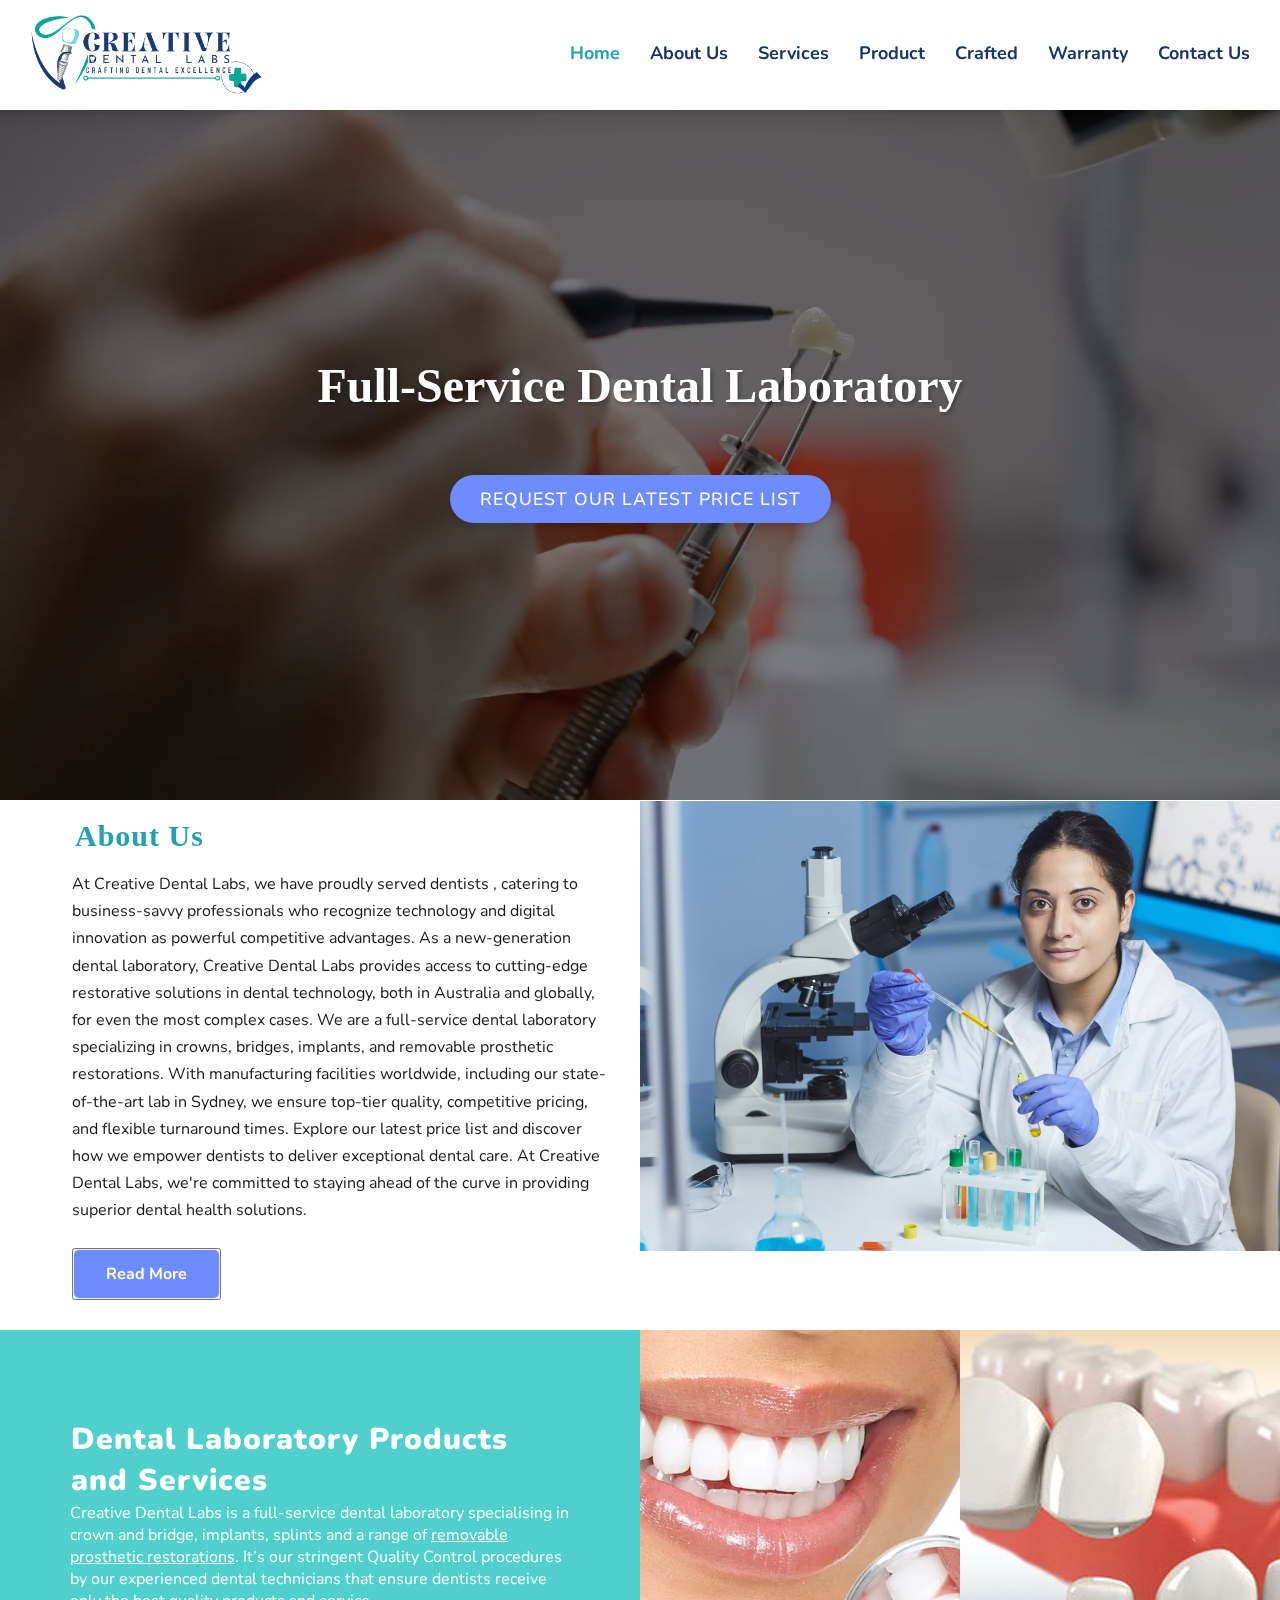
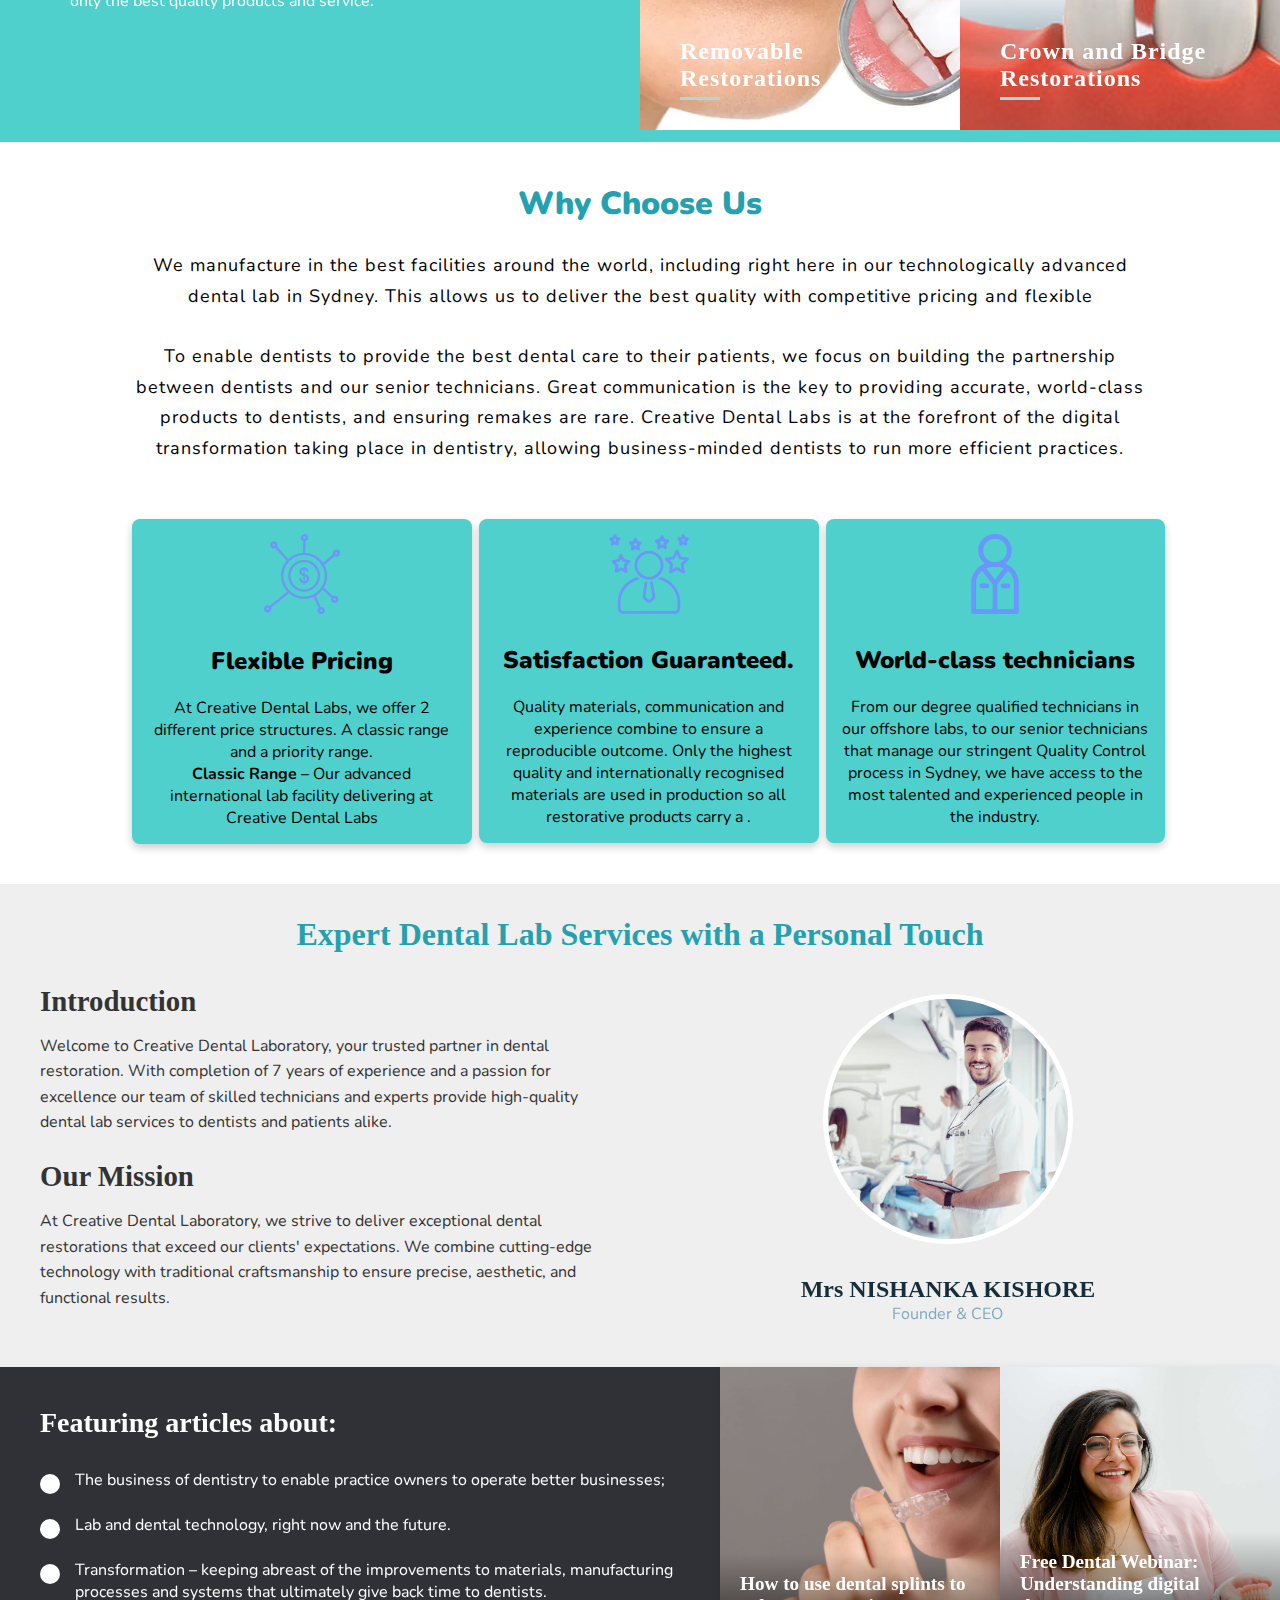
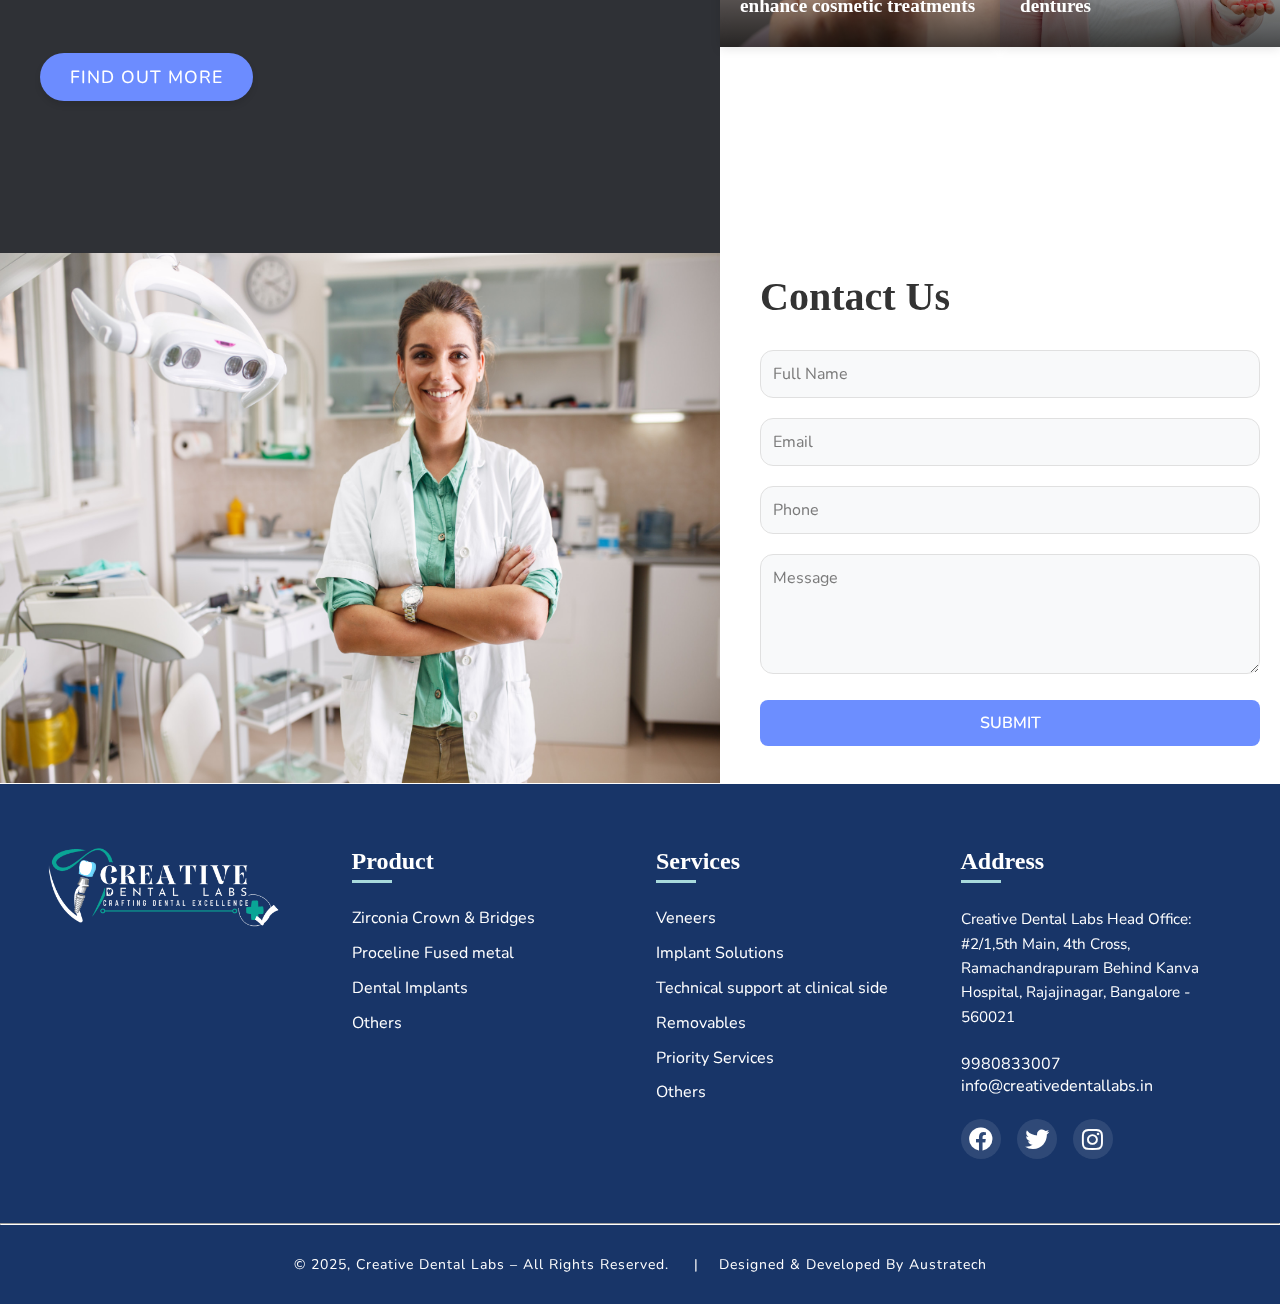
<file: index.html>
<!DOCTYPE html>
<html lang="en">

<head>
    <meta name="google-site-verification" content="OdrVawQJ8JxNI1HsDC2ESbPv9SUFWb9hmikVPlbTnGA" />
<!-- Google tag (gtag.js) --> <script async src="https://www.googletagmanager.com/gtag/js?id=G-Z2C7H8HCHS"></script> <script> window.dataLayer = window.dataLayer || []; function gtag(){dataLayer.push(arguments);} gtag('js', new Date()); gtag('config', 'G-Z2C7H8HCHS'); </script>
    <meta charset="UTF-8">
    <meta name="viewport" content="width=device-width, initial-scale=1.0">
    <title>Creative Dental Labs Bangalore | Creative Dental Labs Bangalore | Creative Dental Care</title>
    <link rel="stylesheet" href="css/home2.css">
    <link rel="stylesheet" href="css/js_composer.min.css">
    <link rel="stylesheet" href="css/responsive.css">
    <link rel="stylesheet" href="css/style.css">
    <link href="css/style2.css" rel="stylesheet">
    <link rel="stylesheet" href="https://cdnjs.cloudflare.com/ajax/libs/font-awesome/4.7.0/css/font-awesome.min.css">
    <link
        href="https://fonts.googleapis.com/css2?family=Nunito:wght@400;600;700;800&family=Rubik:wght@400;500;600;700&display=swap"
        rel="stylesheet">

    <!-- Icon Font Stylesheet -->
    <link href="https://cdnjs.cloudflare.com/ajax/libs/font-awesome/5.10.0/css/all.min.css" rel="stylesheet">
    <link href="https://cdn.jsdelivr.net/npm/bootstrap-icons@1.4.1/font/bootstrap-icons.css" rel="stylesheet">
    <link rel="icon" type="image/x-icon" href="https://hidenticdentallab.com/img/creative-dental-labs-logo.png">
    <style id='wp-emoji-styles-inline-css' type='text/css'>
        img.wp-smiley,
        img.emoji {
            display: inline !important;
            border: none !important;
            box-shadow: none !important;
            height: 1em !important;
            width: 1em !important;
            margin: 0 0.07em !important;
            vertical-align: -0.1em !important;
            background: none !important;
            padding: 0 !important;
        }
    </style>

    <style id='classic-theme-styles-inline-css' type='text/css'>
        .wp-block-button__link {
            color: #fff;
            background-color: #32373c;
            border-radius: 9999px;
            box-shadow: none;
            text-decoration: none;
            padding: calc(.667em + 2px) calc(1.333em + 2px);
            font-size: 1.125em
        }

        .wp-block-file__button {
            background: #32373c;
            color: #fff;
            text-decoration: none
        }
    </style>
    <style id='global-styles-inline-css' type='text/css'>
        :root {
            --wp--preset--aspect-ratio--square: 1;
            --wp--preset--aspect-ratio--4-3: 4/3;
            --wp--preset--aspect-ratio--3-4: 3/4;
            --wp--preset--aspect-ratio--3-2: 3/2;
            --wp--preset--aspect-ratio--2-3: 2/3;
            --wp--preset--aspect-ratio--16-9: 16/9;
            --wp--preset--aspect-ratio--9-16: 9/16;
            --wp--preset--color--black: #000000;
            --wp--preset--color--cyan-bluish-gray: #abb8c3;
            --wp--preset--color--white: #ffffff;
            --wp--preset--color--pale-pink: #f78da7;
            --wp--preset--color--vivid-red: #cf2e2e;
            --wp--preset--color--luminous-vivid-orange: #ff6900;
            --wp--preset--color--luminous-vivid-amber: #fcb900;
            --wp--preset--color--light-green-cyan: #7bdcb5;
            --wp--preset--color--vivid-green-cyan: #00d084;
            --wp--preset--color--pale-cyan-blue: #8ed1fc;
            --wp--preset--color--vivid-cyan-blue: #0693e3;
            --wp--preset--color--vivid-purple: #9b51e0;
            --wp--preset--gradient--vivid-cyan-blue-to-vivid-purple: linear-gradient(135deg, rgba(6, 147, 227, 1) 0%, rgb(155, 81, 224) 100%);
            --wp--preset--gradient--light-green-cyan-to-vivid-green-cyan: linear-gradient(135deg, rgb(122, 220, 180) 0%, rgb(0, 208, 130) 100%);
            --wp--preset--gradient--luminous-vivid-amber-to-luminous-vivid-orange: linear-gradient(135deg, rgba(252, 185, 0, 1) 0%, rgba(255, 105, 0, 1) 100%);
            --wp--preset--gradient--luminous-vivid-orange-to-vivid-red: linear-gradient(135deg, rgba(255, 105, 0, 1) 0%, rgb(207, 46, 46) 100%);
            --wp--preset--gradient--very-light-gray-to-cyan-bluish-gray: linear-gradient(135deg, rgb(238, 238, 238) 0%, rgb(169, 184, 195) 100%);
            --wp--preset--gradient--cool-to-warm-spectrum: linear-gradient(135deg, rgb(74, 234, 220) 0%, rgb(151, 120, 209) 20%, rgb(207, 42, 186) 40%, rgb(238, 44, 130) 60%, rgb(251, 105, 98) 80%, rgb(254, 248, 76) 100%);
            --wp--preset--gradient--blush-light-purple: linear-gradient(135deg, rgb(255, 206, 236) 0%, rgb(152, 150, 240) 100%);
            --wp--preset--gradient--blush-bordeaux: linear-gradient(135deg, rgb(254, 205, 165) 0%, rgb(254, 45, 45) 50%, rgb(107, 0, 62) 100%);
            --wp--preset--gradient--luminous-dusk: linear-gradient(135deg, rgb(255, 203, 112) 0%, rgb(199, 81, 192) 50%, rgb(65, 88, 208) 100%);
            --wp--preset--gradient--pale-ocean: linear-gradient(135deg, rgb(255, 245, 203) 0%, rgb(182, 227, 212) 50%, rgb(51, 167, 181) 100%);
            --wp--preset--gradient--electric-grass: linear-gradient(135deg, rgb(202, 248, 128) 0%, rgb(113, 206, 126) 100%);
            --wp--preset--gradient--midnight: linear-gradient(135deg, rgb(2, 3, 129) 0%, rgb(40, 116, 252) 100%);
            --wp--preset--font-size--small: 13px;
            --wp--preset--font-size--medium: 20px;
            --wp--preset--font-size--large: 36px;
            --wp--preset--font-size--x-large: 42px;
            --wp--preset--spacing--20: 0.44rem;
            --wp--preset--spacing--30: 0.67rem;
            --wp--preset--spacing--40: 1rem;
            --wp--preset--spacing--50: 1.5rem;
            --wp--preset--spacing--60: 2.25rem;
            --wp--preset--spacing--70: 3.38rem;
            --wp--preset--spacing--80: 5.06rem;
            --wp--preset--shadow--natural: 6px 6px 9px rgba(0, 0, 0, 0.2);
            --wp--preset--shadow--deep: 12px 12px 50px rgba(0, 0, 0, 0.4);
            --wp--preset--shadow--sharp: 6px 6px 0px rgba(0, 0, 0, 0.2);
            --wp--preset--shadow--outlined: 6px 6px 0px -3px rgba(255, 255, 255, 1), 6px 6px rgba(0, 0, 0, 1);
            --wp--preset--shadow--crisp: 6px 6px 0px rgba(0, 0, 0, 1);
        }

        :where(.is-layout-flex) {
            gap: 0.5em;
        }

        :where(.is-layout-grid) {
            gap: 0.5em;
        }

        body .is-layout-flex {
            display: flex;
        }

        .is-layout-flex {
            flex-wrap: wrap;
            align-items: center;
        }

        .is-layout-flex> :is(*, div) {
            margin: 0;
        }

        body .is-layout-grid {
            display: grid;
        }

        .is-layout-grid> :is(*, div) {
            margin: 0;
        }

        :where(.wp-block-columns.is-layout-flex) {
            gap: 2em;
        }

        :where(.wp-block-columns.is-layout-grid) {
            gap: 2em;
        }

        :where(.wp-block-post-template.is-layout-flex) {
            gap: 1.25em;
        }

        :where(.wp-block-post-template.is-layout-grid) {
            gap: 1.25em;
        }

        .has-black-color {
            color: var(--wp--preset--color--black) !important;
        }

        .has-cyan-bluish-gray-color {
            color: var(--wp--preset--color--cyan-bluish-gray) !important;
        }

        .has-white-color {
            color: var(--wp--preset--color--white) !important;
        }

        .has-pale-pink-color {
            color: var(--wp--preset--color--pale-pink) !important;
        }

        .has-vivid-red-color {
            color: var(--wp--preset--color--vivid-red) !important;
        }

        .has-luminous-vivid-orange-color {
            color: var(--wp--preset--color--luminous-vivid-orange) !important;
        }

        .has-luminous-vivid-amber-color {
            color: var(--wp--preset--color--luminous-vivid-amber) !important;
        }

        .has-light-green-cyan-color {
            color: var(--wp--preset--color--light-green-cyan) !important;
        }

        .has-vivid-green-cyan-color {
            color: var(--wp--preset--color--vivid-green-cyan) !important;
        }

        .has-pale-cyan-blue-color {
            color: var(--wp--preset--color--pale-cyan-blue) !important;
        }

        .has-vivid-cyan-blue-color {
            color: var(--wp--preset--color--vivid-cyan-blue) !important;
        }

        .has-vivid-purple-color {
            color: var(--wp--preset--color--vivid-purple) !important;
        }

        .has-black-background-color {
            background-color: var(--wp--preset--color--black) !important;
        }

        .has-cyan-bluish-gray-background-color {
            background-color: var(--wp--preset--color--cyan-bluish-gray) !important;
        }

        .has-white-background-color {
            background-color: var(--wp--preset--color--white) !important;
        }

        .has-pale-pink-background-color {
            background-color: var(--wp--preset--color--pale-pink) !important;
        }

        .has-vivid-red-background-color {
            background-color: var(--wp--preset--color--vivid-red) !important;
        }

        .has-luminous-vivid-orange-background-color {
            background-color: var(--wp--preset--color--luminous-vivid-orange) !important;
        }

        .has-luminous-vivid-amber-background-color {
            background-color: var(--wp--preset--color--luminous-vivid-amber) !important;
        }

        .has-light-green-cyan-background-color {
            background-color: var(--wp--preset--color--light-green-cyan) !important;
        }

        .has-vivid-green-cyan-background-color {
            background-color: var(--wp--preset--color--vivid-green-cyan) !important;
        }

        .has-pale-cyan-blue-background-color {
            background-color: var(--wp--preset--color--pale-cyan-blue) !important;
        }

        .has-vivid-cyan-blue-background-color {
            background-color: var(--wp--preset--color--vivid-cyan-blue) !important;
        }

        .has-vivid-purple-background-color {
            background-color: var(--wp--preset--color--vivid-purple) !important;
        }

        .has-black-border-color {
            border-color: var(--wp--preset--color--black) !important;
        }

        .has-cyan-bluish-gray-border-color {
            border-color: var(--wp--preset--color--cyan-bluish-gray) !important;
        }

        .has-white-border-color {
            border-color: var(--wp--preset--color--white) !important;
        }

        .has-pale-pink-border-color {
            border-color: var(--wp--preset--color--pale-pink) !important;
        }

        .has-vivid-red-border-color {
            border-color: var(--wp--preset--color--vivid-red) !important;
        }

        .has-luminous-vivid-orange-border-color {
            border-color: var(--wp--preset--color--luminous-vivid-orange) !important;
        }

        .has-luminous-vivid-amber-border-color {
            border-color: var(--wp--preset--color--luminous-vivid-amber) !important;
        }

        .has-light-green-cyan-border-color {
            border-color: var(--wp--preset--color--light-green-cyan) !important;
        }

        .has-vivid-green-cyan-border-color {
            border-color: var(--wp--preset--color--vivid-green-cyan) !important;
        }

        .has-pale-cyan-blue-border-color {
            border-color: var(--wp--preset--color--pale-cyan-blue) !important;
        }

        .has-vivid-cyan-blue-border-color {
            border-color: var(--wp--preset--color--vivid-cyan-blue) !important;
        }

        .has-vivid-purple-border-color {
            border-color: var(--wp--preset--color--vivid-purple) !important;
        }

        .has-vivid-cyan-blue-to-vivid-purple-gradient-background {
            background: var(--wp--preset--gradient--vivid-cyan-blue-to-vivid-purple) !important;
        }

        .has-light-green-cyan-to-vivid-green-cyan-gradient-background {
            background: var(--wp--preset--gradient--light-green-cyan-to-vivid-green-cyan) !important;
        }

        .has-luminous-vivid-amber-to-luminous-vivid-orange-gradient-background {
            background: var(--wp--preset--gradient--luminous-vivid-amber-to-luminous-vivid-orange) !important;
        }

        .has-luminous-vivid-orange-to-vivid-red-gradient-background {
            background: var(--wp--preset--gradient--luminous-vivid-orange-to-vivid-red) !important;
        }

        .has-very-light-gray-to-cyan-bluish-gray-gradient-background {
            background: var(--wp--preset--gradient--very-light-gray-to-cyan-bluish-gray) !important;
        }

        .has-cool-to-warm-spectrum-gradient-background {
            background: var(--wp--preset--gradient--cool-to-warm-spectrum) !important;
        }

        .has-blush-light-purple-gradient-background {
            background: var(--wp--preset--gradient--blush-light-purple) !important;
        }

        .has-blush-bordeaux-gradient-background {
            background: var(--wp--preset--gradient--blush-bordeaux) !important;
        }

        .has-luminous-dusk-gradient-background {
            background: var(--wp--preset--gradient--luminous-dusk) !important;
        }

        .has-pale-ocean-gradient-background {
            background: var(--wp--preset--gradient--pale-ocean) !important;
        }

        .has-electric-grass-gradient-background {
            background: var(--wp--preset--gradient--electric-grass) !important;
        }

        .has-midnight-gradient-background {
            background: var(--wp--preset--gradient--midnight) !important;
        }

        .has-small-font-size {
            font-size: var(--wp--preset--font-size--small) !important;
        }

        .has-medium-font-size {
            font-size: var(--wp--preset--font-size--medium) !important;
        }

        .has-large-font-size {
            font-size: var(--wp--preset--font-size--large) !important;
        }

        .has-x-large-font-size {
            font-size: var(--wp--preset--font-size--x-large) !important;
        }

        :where(.wp-block-post-template.is-layout-flex) {
            gap: 1.25em;
        }

        :where(.wp-block-post-template.is-layout-grid) {
            gap: 1.25em;
        }

        :where(.wp-block-columns.is-layout-flex) {
            gap: 2em;
        }

        :where(.wp-block-columns.is-layout-grid) {
            gap: 2em;
        }

        :root :where(.wp-block-pullquote) {
            font-size: 1.5em;
            line-height: 1.6;
        }
    </style>
    <link rel="stylesheet" href="https://cdnjs.cloudflare.com/ajax/libs/font-awesome/4.7.0/css/font-awesome.min.css">
    <style type="text/css" id="wp-custom-css">
        @media (max-width: 1024px) {
            .inner.home-banner-section-item {
                background-attachment: initial;
            }
        }

        .single-post .blog-single-wrapper ul {
            padding-left: 20px;
            margin: 0;
            list-style: disc;
            margin-bottom: 30px;
            line-height: 1.6;
        }


        /*Hide Captcha badge*/
        .grecaptcha-badge {
            display: none !important;
        }

        li::marker {
            font-weight: 700;
        }

        .blog-caption {
            color: #6b96ff;
            font-weight: 800;
            font-size: 22px;
        }

        #team-about {
            display: flex;
            flex-wrap: wrap;
        }

        /*23 August 2021*/
        div#attachment_2644 {
            float: right;
            text-align: center;
        }

        /*11 Oct 2021*/
        a.scroll-down.scroll-down-banner {
            background: none;
        }

        section#about-wrapper {
            padding-bottom: 0px;
        }

        @media (min-width: 768px) and (max-width: 800px) {
            .team-layout-wrapper.xs-reversed .hide-text.wi-100 .image-column {
                padding-bottom: 15px !important;
            }

            .team-layout-wrapper.xs-reversed .hide-text.wi-100 {
                padding: 0;
                order: 2;
            }

            .team-wrapper-image-content {
                margin-top: 40px;
            }

            .team-wrapper-image-content-no-margin {
                margin-top: 0;
            }

            .team-layout-wrapper .image-column {
                padding-left: 0 !important;
                padding-right: 0 !important;
            }

            .porcelain-labs-wrapper .custom-text-block,
            .team-layout-wrapper.xs-reversed .custom-text-block {
                padding: 40px !important;
            }
        }

        @media (min-width: 801px) and (max-width: 991px) {
            body.page-id-2691 .team-layout-wrapper .vc_col-sm-6 {
                width: 50% !important;
            }

            .team-layout-wrapper.xs-reversed .image-column {
                padding: 0 !important;
            }
        }

        @media (min-width: 992px) and (max-width: 1200px) {
            .team-layout-wrapper.xs-reversed .image-column {
                padding: 0 !important;
            }
        }

        @media (max-width: 767px) {
            .porcelain-labs-wrapper .custom-text-block {
                padding: 40px 20px !important;
            }

            .porcelain-labs-wrapper .custom-text-block h2,
            .team-layout-wrapper .custom-text-block h2 {
                font-size: 24px;
            }

            .team-layout-wrapper .vc_single_image-wrapper.vc_box_border_grey {
                min-height: 1px;
            }

            .team-layout-wrapper .hide-text.wi-100 .custom-text-block {
                /* padding-right: 20px !important; */
            }

            .team-layout-wrapper .image-column {
                padding-left: 0 !important;
                padding-right: 0 !important;
            }

            .team-layout-wrapper .custom-text-block .wpb_wrapper {
                /* padding-right: 25px !important; */
            }

            .team-layout-wrapper .custom-text-block {
                padding-top: 20px !important;
                padding-bottom: 20px !important;
            }

            .team-layout-wrapper.xs-reversed .hide-text.wi-100 {
                padding: 0;
            }

            .team-layout-wrapper.xs-reversed .hide-text.wi-100 .image-column {
                padding-bottom: 15px !important;
            }

            .team-layout-wrapper.xs-reversed .hide-text.wi-100 {
                padding: 0;
                order: 2;
            }

            .team-wrapper-image-content {
                margin-top: 40px;
            }

            .team-wrapper-image-content-no-margin {
                margin-top: 0;
            }

            .team-wrapper-image-content .rel-el.vc_col-sm-3,
            .team-wrapper-image-content .rel-el .wpb_single_image .wpb_wrapper.vc_figure {
                padding-left: 0;
                padding-right: 0;
            }
        }

        .p-0-inner .vc_column-inner {
            padding: 0;
        }

        .popup_show {
            display: none;
        }
    </style>
    <style type="text/css" data-type="vc_shortcodes-default-css">
        .vc_do_btn {
            margin-bottom: 22px;
        }
    </style>
    <style type="text/css" data-type="vc_shortcodes-custom-css">
        .vc_custom_1583826293380 {
            background-color: #4fd0cd !important;
        }

        .vc_custom_1581582467846 {
            padding-top: 40px !important;
            padding-bottom: 40px !important;
        }

        .vc_custom_1581842923839 {
            background-color: #6a96ff !important;
        }

        .vc_custom_1582006057115 {
            margin-top: 0px !important;
            margin-right: 0px !important;
            margin-bottom: 0px !important;
            margin-left: 0px !important;
            background-color: #4d4d53 !important;
        }

        .vc_custom_1622507230242 {
            background-color: #6d9efc !important;
        }

        .vc_custom_1582000477295 {
            padding-top: 70px !important;
            padding-right: 70px !important;
            padding-bottom: 70px !important;
            padding-left: 70px !important;
        }

        .vc_custom_1582000484598 {
            padding-right: 0px !important;
            padding-left: 0px !important;
        }

        .vc_custom_1582024806176 {
            padding-bottom: 20px !important;
        }

        .vc_custom_1692063551183 {
            padding-top: 0px !important;
            padding-right: 0px !important;
            padding-bottom: 30px !important;
            padding-left: 0px !important;
        }

        .vc_custom_1583826252409 {
            padding-top: 70px !important;
            padding-right: 70px !important;
            padding-bottom: 70px !important;
            padding-left: 70px !important;
        }

        .vc_custom_1581588821693 {
            padding-top: 0px !important;
        }

        .vc_custom_1640046485240 {
            padding-bottom: 20px !important;
        }

        .vc_custom_1640046552093 {
            padding-bottom: 60px !important;
        }

        .vc_custom_1581827261841 {
            padding-top: 0px !important;
        }

        .vc_custom_1582025408509 {
            padding-top: 0px !important;
            padding-right: 0px !important;
            padding-left: 0px !important;
        }

        .vc_custom_1582025431280 {
            padding-top: 0px !important;
            padding-right: 0px !important;
            padding-left: 0px !important;
        }

        .vc_custom_1582025444072 {
            padding-top: 0px !important;
            padding-right: 0px !important;
            padding-left: 0px !important;
        }

        .vc_custom_1582025461916 {
            padding-top: 0px !important;
            padding-right: 0px !important;
            padding-left: 0px !important;
        }

        .vc_custom_1582711322752 {
            padding-top: 0px !important;
        }

        .vc_custom_1582029290547 {
            padding-bottom: 25px !important;
        }

        .vc_custom_1640046567792 {
            padding-bottom: 25px !important;
        }

        .vc_custom_1582545718890 {
            padding-bottom: 30px !important;
        }

        .vc_custom_1582262191293 {
            padding-bottom: 20px !important;
        }

        .vc_custom_1581581478868 {
            padding-bottom: 30px !important;
        }

        .vc_custom_1581921518105 {
            padding-bottom: 20px !important;
        }

        .vc_custom_1582088580955 {
            padding-bottom: 30px !important;
        }

        .vc_custom_1582262233649 {
            padding-bottom: 20px !important;
        }

        .vc_custom_1582179562454 {
            margin-right: 0px !important;
            margin-left: 0px !important;
            padding-top: 70px !important;
            padding-right: 70px !important;
            padding-bottom: 70px !important;
            padding-left: 70px !important;
        }

        .vc_custom_1582007725548 {
            margin-right: 0px !important;
            margin-left: 0px !important;
            padding-top: 0px !important;
            padding-right: 0px !important;
            padding-bottom: 0px !important;
            padding-left: 0px !important;
        }

        .vc_custom_1582029546755 {
            padding-bottom: 30px !important;
        }

        .vc_custom_1582179685753 {
            padding-bottom: 60px !important;
        }

        .vc_custom_1582009852901 {
            padding-top: 0px !important;
            padding-right: 0px !important;
            padding-left: 0px !important;
        }

        .vc_custom_1582009884080 {
            padding-top: 70px !important;
            padding-right: 70px !important;
            padding-bottom: 70px !important;
            padding-left: 70px !important;
        }

        .vc_custom_1640046671408 {
            padding-bottom: 20px !important;
        }

        .vc_custom_1582009788300 {
            padding-top: 70px !important;
            padding-right: 70px !important;
            padding-bottom: 70px !important;
            padding-left: 70px !important;
        }

        .vc_custom_1582009736667 {
            padding-top: 0px !important;
            padding-right: 0px !important;
            padding-bottom: 0px !important;
            padding-left: 0px !important;
        }

        .vc_custom_1581590313901 {
            padding-bottom: 30px !important;
        }
    </style><noscript>
        <style>
            .wpb_animate_when_almost_visible {
                opacity: 1;
            }
        </style>
    </noscript><noscript>
        <style id="rocket-lazyload-nojs-css">
            .rll-youtube-player,
            [data-lazy-src] {
                display: none !important;
            }
        </style>
    </noscript> <!-- Facebook Pixel Code -->

    <style>
        @media screen and (max-width: 600px) {
            .wpb_wrapper {
                margin-bottom: 33px;
            }
        }

        @media screen and (max-width: 991px) {
            body .vc_custom_1582000477295 {
                margin-left: 6px;
            }
        }

        .site-footer .container {

            padding: 0 10px;
        }

        .vc_custom_1692063551183 {
            padding-top: 0px !important;
            padding-right: 26px !important;
            padding-bottom: 30px !important;
            padding-left: 72px !important;
        }

        @media screen and (max-width:600px) {
            .vc_custom_1581827261841 {
                margin-top: -117px;
            }

            .vc_custom_1583826252409 {
                margin-top: -74px;
            }
        }
    </style>
    <style>
        footer::before {
            background: none;
        }

        .author-name {
            letter-spacing: none;
        }

        .read-more-container {
            text-align: left;
            margin-top: 1.5rem;
        }

        /* h4::after {
            content: none;
            background: none;
        } */

        .read-more-btn a {
            display: inline-block;
            padding: 0.8rem 2rem;
            font-size: 1rem;
            font-weight: bold;
            color: #fff;
            background-color: #6c8cff;
            border: none;
            border-radius: 5px;
            cursor: pointer;
            transition: all 0.3s ease;
            text-decoration: none;
        }

        .read-more-btn a:hover {
            background-color: #4fd0cd;
            transform: translateY(-2px);
        }

        .read-more-btn a:active {
            transform: translateY(0);
        }
    </style>

</head>

<body>
    <nav class="navbar">
        <div class="nav-container">
            <div class="logo">
                <img src="img/creative-dental-labs-logo.png" alt="" srcset="">
            </div>
            <button class="hamburger">☰</button>
            <ul class="nav-links">
                <li><a href="index.html" class="active">Home</a></li>
                <li><a href="about.html">About Us</a></li>
                <li><a href="service1.html">Services</a></li>
                <li><a href="product.html">Product</a></li>
                <li><a href="crafted-by-hidentic.html">Crafted</a></li>
                <li><a href="warranty-search.html">Warranty</a></li>
                <li><a href="contact.html">Contact Us</a></li>
            </ul>
        </div>
    </nav>


    <section class="hero-section">
        <video class="video-background" autoplay loop muted playsinline>
            <source src="img/Avant-Home-Page-Video.mp4" type="video/mp4">
        </video>
        <div class="overlay"></div>
        <div class="hero-content">
            <h1 class="hero-title">Full-Service Dental Laboratory</h1>
            <a href="contact.html" class="cta-button">Request Our Latest Price List</a>
        </div>
    </section>



    <div class="wpb-content-wrapper">
        <div class="vc_row wpb_row vc_row-fluid">
            <div class="wpb_column vc_column_container vc_col-sm-12">
                <div class="vc_column-inner">
                </div>
            </div>
        </div>
        <div class="vc_row wpb_row vc_row-fluid aboutus-wrapper d-flex col-reverse">
            <div class="w-100 wpb_column vc_column_container vc_col-sm-6">

                <div class="wpb_wrapper">
                    <div class="wpb_text_column wpb_content_element vc_custom_1582024806176 about-title title-1 type-2">
                        <div class="wpb_wrapper" style="    margin-top: 1rem;">
                            <h2 class="wow fadeInLeft" data-wow-duration="1.25s" data-wow-delay="100ms"
                                style="font-weight: 700; font-weight: 700;position: relative;top: -48px;left: 0px;">
                                About Us
                            </h2>

                        </div>
                    </div>

                    <div
                        class="wpb_text_column wpb_content_element vc_custom_1692063551183 wow fadeInLeft animated delay-200ms">
                        <div class="wpb_wrapper">
                            <p><span style="font-weight: 400;">At Creative Dental Labs, we have proudly served dentists
                                    , catering to business-savvy professionals who recognize technology and digital
                                    innovation as powerful competitive advantages. As a new-generation dental
                                    laboratory, Creative Dental Labs provides access to cutting-edge restorative solutions in dental
                                    technology, both in Australia and globally, for even the most complex cases.

                                    We are a full-service dental laboratory specializing in crowns, bridges, implants,
                                    and removable prosthetic restorations. With manufacturing facilities worldwide,
                                    including our state-of-the-art lab in Sydney, we ensure top-tier quality,
                                    competitive pricing, and flexible turnaround times.

                                    Explore our latest price list and discover how we empower dentists to deliver
                                    exceptional dental care. At Creative Dental Labs, we're committed to staying ahead of the curve
                                    in providing superior dental health solutions.</span></p>

                        </div>
                        <div class="read-more-container">
                            <button class="read-more-btn"><a href="about.html">Read More</a></button>
                        </div>

                    </div>
                    <!--<div-->
                    <!--    class="vc_btn3-container  btn btn-bg  wpb_animate_when_almost_visible wpb_fadeInUp fadeInUp vc_btn3-inline vc_do_btn">-->
                    <!--    <a class="vc_general vc_btn3 vc_btn3-size-md vc_btn3-shape-rounded vc_btn3-style-modern vc_btn3-color-grey"-->
                    <!--        href="" title="">find out more</a>-->
                    <!--</div>-->
                </div>

            </div>
            <div class="img-full-height w-100 wpb_column vc_column_container vc_col-sm-6">
                <div class="vc_column-inner vc_custom_1582000484598">
                    <div class="wpb_wrapper">
                        <div class="wpb_single_image wpb_content_element vc_align_left wpb_content_element">

                            <figure class="wpb_wrapper vc_figure">
                                <div class="vc_single_image-wrapper   vc_box_border_grey">
                                    <picture fetchpriority="high" decoding="async"
                                        class="vc_single_image-img attachment-full" title="abt-banner">
                                        <source type="image/webp" data-lazy-srcset="img/dmlt-course.jpg"
                                            srcset="img/dmlt-course.jpg"
                                            data-lazy-sizes="(max-width: 689px) 100vw, 689px" />
                                        <img fetchpriority="high" decoding="async" width="689" height="675"
                                            src="img/dmlt-course.jpg" alt=""
                                            data-lazy-srcset="img/dmlt-course.jpg, img/dmlt-course.jpg"
                                            data-lazy-sizes="(max-width: 689px) 100vw, 689px"
                                            data-lazy-src="img/dmlt-course.jpg" />
                                    </picture>
                                    <noscript>
                                        <picture fetchpriority="high" decoding="async"
                                            class="vc_single_image-img attachment-full" title="abt-banner">
                                            <source type="image/webp"
                                                srcset="https://avantdental.com.au/wp-content/uploads/2020/02/abt-banner.png.webp 689w, https://avantdental.com.au/wp-content/uploads/2020/02/abt-banner-300x294.png.webp 300w"
                                                sizes="(max-width: 689px) 100vw, 689px" />
                                            <img fetchpriority="high" decoding="async" width="689" height="675"
                                                src="https://avantdental.com.au/wp-content/uploads/2020/02/abt-banner.png"
                                                alt=""
                                                srcset="https://avantdental.com.au/wp-content/uploads/2020/02/abt-banner.png 689w, https://avantdental.com.au/wp-content/uploads/2020/02/abt-banner-300x294.png 300w"
                                                sizes="(max-width: 689px) 100vw, 689px" />
                                        </picture>
                                    </noscript>
                                </div>
                            </figure>
                        </div>
                    </div>
                </div>
            </div>
        </div>
        <div class="vc_row wpb_row vc_row-fluid color-styling-white vc_custom_1583826293380 vc_row-has-fill">
            <div class="wpb_column vc_column_container vc_col-sm-6">
                <div class="vc_column-inner vc_custom_1583826252409">
                    <div class="wpb_wrapper">
                        <div class="wpb_text_column wpb_content_element vc_custom_1640046485240">
                            <div class="wpb_wrapper">
                                <h2 class="title-1 wow fadeInLeft" data-wow-duration="1.25s" data-wow-delay="100ms">
                                    <b style="   position: relative;left: -74px;top: -31px;">Dental Laboratory
                                        Products and Services</b>
                                </h2>

                            </div>
                        </div>

                        <div
                            class="wpb_text_column wpb_content_element vc_custom_1640046552093 wow fadeInLeft animated delay-200ms">
                            <div class="wpb_wrapper">
                                <p><span style="font-weight: 400;">Creative Dental Labs is a full-service dental laboratory
                                        specialising in <a href="" style="text-decoration: none;">crown and
                                            bridge</a>, <a href="" style="text-decoration: none;">implants</a>,
                                        <a href="" style="text-decoration: none;">splints</a>
                                        and a range of <a href="">removable
                                            prosthetic restorations</a>. It’s our stringent <a href=""
                                            style="text-decoration: none;">Quality
                                            Control</a> procedures by
                                        our experienced dental technicians that ensure dentists receive only the
                                        best
                                        quality products and service.</span></p>

                            </div>
                        </div>
                    </div>
                </div>
            </div>
            <div class="collage-imgs wpb_column vc_column_container vc_col-sm-6">
                <div class="vc_column-inner vc_custom_1581588821693" style="margin-bottom: -67px;">
                    <div class="wpb_wrapper">
                        <div class="vc_row wpb_row vc_inner vc_row-fluid rel-el vc_custom_1581827261841">

                            <div class="rel-el wow fadeIn animated delay-100ms wpb_column vc_column_container vc_col-sm-6">
                                <div class="vc_column-inner vc_custom_1582025408509" style="background-color:#b2d3cd;">
                                    <div class="wpb_wrapper">
                                        
                                     <!-- Add the new local image below -->
                                        <div class="wpb_single_image wpb_content_element vc_align_left wpb_content_element vc_custom_1582711322752">
                                            <figure class="wpb_wrapper vc_figure">
                                                <div class="vc_single_image-wrapper vc_box_border_grey">
                                                    <picture decoding="async" class="vc_single_image-img attachment-large" title="Removable Restorations">
                                                        <img decoding="async" width="1024" height="1024" src="img/Removable_Restorations.jpg" alt="Removable Restorations" />
                                                    </picture>
                                                </div>
                                            </figure>
                                        </div>

                                        <div class="wpb_text_column wpb_content_element caption type-1">
                                            <div class="wpb_wrapper">
                                                <h4>Removable<br />
                                                    Restorations</h4>
                                            </div>
                                        </div>
                                    </div>
                                </div>
                            </div>
                            <div class="wow fadeIn animated delay-100ms wpb_column vc_column_container vc_col-sm-6">
                                <div class="vc_column-inner vc_custom_1582025431280" style="background-color: #b2d3cd;">
                                    <div class="wpb_wrapper">
                                       <!-- Add the new local image below -->
                                        <div class="wpb_single_image wpb_content_element vc_align_left wpb_content_element vc_custom_1582711322752">
                                            <figure class="wpb_wrapper vc_figure">
                                                <div class="vc_single_image-wrapper vc_box_border_grey">
                                                    <picture decoding="async" class="vc_single_image-img attachment-large" title="Removable Restorations">
                                                        <img decoding="async" width="1024" height="1024" src="img/Crown and Bridge.jpg" alt="Removable Restorations" />
                                                    </picture>
                                                </div>
                                            </figure>
                                        </div>

                                        <div class="wpb_text_column wpb_content_element caption type-1">
                                            <div class="wpb_wrapper">
                                                <h4>Crown and Bridge<br />
                                                    Restorations</h4>
                                            </div>
                                        </div>
                                    </div>
                                </div>
                            </div>
                        </div>
                    </div>
                </div>
            </div>
        </div>
        <div class="vc_row wpb_row vc_row-fluid why-choose-us vc_custom_1581582467846">
            <!-- <div class="wpb_column vc_column_container vc_col-sm-12"> -->
            <div class="vc_column-inner" style="background-color: white ;     margin-bottom: -98px;">
                <div class="wpb_wrapper">
                    <div class="wpb_text_column wpb_content_element vc_custom_1582029290547">
                        <div class="wpb_wrapper">
                            <h2 class="main-title wow fadeInUp" data-wow-duration="1.25s" style="color: #24a1af;">
                                <b>Why Choose Us</b>
                            </h2>

                        </div>
                    </div>

                    <div
                        class="wpb_text_column wpb_content_element vc_custom_1640046567792 heading wow fadeInUp animated">
                        <div class="wpb_wrapper">
                            <p>We manufacture in the best facilities around the world, including right here
                                in our
                                technologically advanced dental lab in Sydney. This allows us to deliver the
                                best
                                quality with competitive pricing and flexible</p>
                            <p>To enable dentists to provide the best dental care to their patients, we
                                focus on
                                building the partnership between dentists and our senior technicians. Great
                                communication is the key to providing accurate, world-class products to
                                dentists,
                                and ensuring remakes are rare.
                                Creative Dental Labs is at the forefront of the digital transformation taking place in
                                dentistry,
                                allowing business-minded dentists to run more efficient practices.</p>

                        </div>
                    </div>




                    <div class="vc_row wpb_row vc_inner vc_row-fluid choose-list-items" style="width:101%">
                        <div class="wi-50 wow fadeInUp animated wpb_column vc_column_container vc_col-sm-4">
                            <div class="vc_column-inner">

                                <div class="contain">
                                    <div class="wpb_wrapper">
                                        <div
                                            class="wpb_single_image wpb_content_element vc_align_left wpb_content_element vc_custom_1582545718890  digital">

                                            <figure class="wpb_wrapper vc_figure">
                                                <div class="vc_single_image-wrapper   vc_box_border_grey">
                                                    <picture decoding="async"
                                                        class="vc_single_image-img attachment-medium"
                                                        title="flexible_pricing">
                                                        <source type="image/webp"
                                                            data-lazy-srcset="img/flexible_pricing.png.webp"
                                                            srcset="img/flexible_pricing.png.webp" />
                                                        <img decoding="async" width="76" height="81"
                                                            src="img/flexible_pricing.png.webp" alt=""
                                                            data-lazy-src="img/flexible_pricing.png.webp" />
                                                    </picture>
                                                    <noscript class="contain">
                                                        <picture decoding="async"
                                                            class="vc_single_image-img attachment-medium"
                                                            title="flexible_pricing">
                                                            <source type="image/webp"
                                                                srcset="https://avantdental.com.au/wp-content/uploads/2020/02/flexible_pricing.png.webp" />
                                                            <img decoding="async" width="76" height="81"
                                                                src="https://avantdental.com.au/wp-content/uploads/2020/02/flexible_pricing.png"
                                                                alt="" />
                                                        </picture>
                                                    </noscript>
                                                </div>
                                            </figure>
                                        </div>


                                        <div class="wpb_text_column wpb_content_element vc_custom_1582262191293">
                                            <div class="wpb_wrapper">
                                                <h3><b>Flexible Pricing</b></h3>

                                            </div>
                                        </div>

                                        <div class="wpb_text_column wpb_content_element">
                                            <div class="wpb_wrapper" class="contain">
                                                <p><span style="font-weight: 400;">At Creative Dental Labs, we offer
                                                        2
                                                        different
                                                        price structures. A classic range and a priority
                                                        range.</span>
                                                </p>
                                                <p><b>Classic Range</b><span style="font-weight: 400;"> – Our
                                                        advanced
                                                        international lab facility delivering at Creative Dental Labs

                                                    </span></p>
                                                <!--<p><b>Priority Range</b><span style="font-weight: 400;"> – Our-->
                                                <!--        advanced-->
                                                <!--        lab facility located in Sydney offering faster-->
                                                <!--        turnaround times-->
                                                <!--        at a more premium price. Turnaround – 1 week in-->
                                                <!--        lab*</span></p>-->
                                                <!--<p><span style="font-weight: 400;">*Please allow for 1 day each-->
                                                <!--        way for-->
                                                <!--        couriers.</span></p>-->
                                            </div>
                                        </div>
                                    </div>
                                </div>
                            </div>
                        </div>

                        <style>
                            /*.contain:hover{*/
                            /*    box-shadow: 0px 4px 8px rgba(0, 0, 0, 0.2); */
                            /*    padding: 15px; */
                            /*    border-radius: 8px; */
                            /*    background-color: #4fd0cd; */
                            /*    margin-left: 7px;*/
                            /*}*/
                            .contain {
                                box-shadow: 0px 4px 8px rgba(0, 0, 0, 0.2);
                                padding: 15px;
                                border-radius: 8px;
                                background-color: #4fd0cd;
                                margin-left: 7px;
                            }
                        </style>


                        <div class="wi-50 wow fadeInUp animated wpb_column vc_column_container vc_col-sm-4">
                            <div class="vc_column-inner">
                                <div class="contain">
                                    <div class="wpb_wrapper">
                                        <div
                                            class="wpb_single_image wpb_content_element vc_align_left wpb_content_element vc_custom_1581581478868">

                                            <figure class="wpb_wrapper vc_figure" class="contain">
                                                <div class="vc_single_image-wrapper   vc_box_border_grey">
                                                    <picture decoding="async"
                                                        class="vc_single_image-img attachment-medium" title="user">
                                                        <source type="image/webp" data-lazy-srcset="img/user.png.webp"
                                                            srcset="img/user.png.webp" />
                                                        <img decoding="async" width="80" height="80"
                                                            src="img/user.png.webp" alt=""
                                                            data-lazy-src="img/user.png.webp" />
                                                    </picture>
                                                    <noscript>
                                                        <picture decoding="async"
                                                            class="vc_single_image-img attachment-medium" title="user">
                                                            <source type="image/webp"
                                                                srcset="https://avantdental.com.au/wp-content/uploads/2020/02/user.png.webp" />
                                                            <img decoding="async" width="80" height="80"
                                                                src="https://avantdental.com.au/wp-content/uploads/2020/02/user.png"
                                                                alt="" />
                                                        </picture>
                                                    </noscript>
                                                </div>
                                            </figure>
                                        </div>

                                        <div class="wpb_text_column wpb_content_element vc_custom_1581921518105">
                                            <div class="wpb_wrapper" class="contain">
                                                <h3><strong>Satisfaction Guaranteed.</strong></h3>

                                            </div>
                                        </div>

                                        <div class="wpb_text_column wpb_content_element">
                                            <div class="wpb_wrapper" class="contain">
                                                <p><span style="font-weight: 400;">Quality materials,
                                                        communication and
                                                        experience combine to ensure a reproducible outcome.
                                                        Only the
                                                        highest quality and internationally recognised materials
                                                        are
                                                        used in production so all restorative products carry a
                                                        .</span></p>
                                            </div>
                                        </div>
                                    </div>
                                </div>
                            </div>
                        </div>
                        <div class="wi-50 wow fadeInUp animated wpb_column vc_column_container vc_col-sm-4">
                            <div class="vc_column-inner">
                                <div class="contain">
                                    <div class="wpb_wrapper" class="contain">
                                        <div
                                            class="wpb_single_image wpb_content_element vc_align_left wpb_content_element vc_custom_1582088580955  world-class">
                                            <figure class="wpb_wrapper vc_figure">
                                                <div class="vc_single_image-wrapper   vc_box_border_grey">
                                                    <picture decoding="async"
                                                        class="vc_single_image-img attachment-medium" title="user">
                                                        <source type="image/webp" data-lazy-srcset="img/user-1.png.webp"
                                                            srcset="img/user-1.png.webp" />
                                                        <img decoding="async" width="178" height="300"
                                                            src="img/user-1.png.webp" alt=""
                                                            data-lazy-src="img/user-1.png.webp" />
                                                    </picture>
                                                    <noscript>
                                                        <picture decoding="async"
                                                            class="vc_single_image-img attachment-medium" title="user">
                                                            <source type="image/webp"
                                                                srcset="https://avantdental.com.au/wp-content/uploads/2020/02/user-1.png.webp" />
                                                            <img decoding="async" width="178" height="300"
                                                                src="https://avantdental.com.au/wp-content/uploads/2020/02/user-1.png"
                                                                alt="" />
                                                        </picture>
                                                    </noscript>
                                                </div>
                                            </figure>
                                        </div>

                                        <div class="wpb_text_column wpb_content_element vc_custom_1582262233649">
                                            <div class="wpb_wrapper" class="contain">
                                                <h3><b>World-class technicians</b></h3>
                                            </div>
                                        </div>

                                        <div class="wpb_text_column wpb_content_element">
                                            <div class="wpb_wrapper" class="contain">
                                                <p><span style="font-weight: 400;">From our degree qualified
                                                        technicians
                                                        in our offshore labs, to our senior technicians that
                                                        manage our
                                                        stringent Quality Control process in Sydney, we have
                                                        access to
                                                        the most talented and experienced people in the
                                                        industry.</span>
                                                </p </div>
                                            </div>
                                        </div>
                                    </div>
                                </div>
                            </div>
                        </div>
                    </div>
                </div>
            </div>
        </div>


        <!-- Testimonial Section -->
        <div class="intro-mission-section-2">
            <h1 class="main-heading-2">Expert Dental Lab Services with a Personal Touch </h1>
            <div class="content-wrapper-2">
                <div class="text-content-2">
                    <h2 class="section-title-2">Introduction</h2>
                    <p class="section-description-2">
                        Welcome to Creative Dental Laboratory, your trusted partner in dental restoration. With
                        completion of 7 years of experience and a passion for excellence our team of skilled technicians
                        and experts provide high-quality dental lab services to dentists and patients alike.

                    </p>
                    <h2 class="section-title-2">Our Mission</h2>
                    <p class="section-description-2">
                        At Creative Dental Laboratory, we strive to deliver exceptional dental restorations that exceed
                        our clients' expectations. We combine cutting-edge technology with traditional craftsmanship to
                        ensure precise, aesthetic, and functional results.

                    </p>
                </div>
                <div class="image-content-2">
                    <img src="img/th.jpeg" alt="Doctor Image" class="round-image-2">
                    <div class="doctor-info-2">
                        <h3 class="doctor-name-2"> Mrs NISHANKA KISHORE </h3>
                        <p class="doctor-role-2"> Founder & CEO </p>
                    </div>
                </div>
            </div>
        </div>



        <div class="dashboard">
            <aside class="info-panel">
                <h2>Featuring articles about:</h2>
                <div class="feature-list">
                    <div class="feature-item">
                        <div class="feature-dot"></div>
                        <div>The business of dentistry to enable practice owners to operate better businesses;</div>
                    </div>
                    <div class="feature-item">
                        <div class="feature-dot"></div>
                        <div>Lab and dental technology, right now and the future.</div>
                    </div>
                    <div class="feature-item">
                        <div class="feature-dot"></div>
                        <div>Transformation – keeping abreast of the improvements to materials, manufacturing processes
                            and systems that ultimately give back time to dentists.</div>
                    </div>
                </div>
                <a href="#" class="cta-button">FIND OUT MORE</a>
            </aside>

            <main class="content-grid">
                <div class="grid-item">
                    <img src="img/shutterstock_1135066622-2-1-scaled.jpg" alt="Dental splints">
                    <div class="grid-item-content">
                        <h3 class="grid-item-title">How to use dental splints to enhance cosmetic treatments</h3>
                    </div>
                </div>
                <div class="grid-item">
                    <img src="img/Akruti-DSC05542-1-scaled.jpg" alt="Digital dentures webinar">
                    <div class="grid-item-content">
                        <h3 class="grid-item-title">Free Dental Webinar: Understanding digital dentures</h3>
                    </div>
                </div>
                <!-- <div class="grid-item">
                    <img src="img/Digital-dentures-with-intraoral-scanner-scaled.jpeg" alt="Digital Dentures FAQ">
                    <div class="grid-item-content">
                        <h3 class="grid-item-title">Digital Dentures: Common Misconceptions and FAQs</h3>
                    </div>
                </div>
                <div class="grid-item">
                    <img src="img/Neil-Meredith-Headshot.png" alt="Implant component design">
                    <div class="grid-item-content">
                        <h3 class="grid-item-title">Free Dental Webinar: Understanding the dentist's role in implant
                            component design</h3>
                    </div>
                </div> -->
            </main>
        </div>

        <div class="contact-container">
            <div class="contact-image">
                <img src="img/orthodontist.jpeg" alt="Dental professionals working">
            </div>
            <div class="contact-form">
                <h1>Contact Us</h1>
                <form>
                    <div class="form-group">
                        <input type="text" class="form-control" placeholder="Full Name" required>
                    </div>
                    <div class="form-group">
                        <input type="email" class="form-control" placeholder="Email" required>
                    </div>
                    <div class="form-group">
                        <input type="tel" class="form-control" placeholder="Phone" required>
                    </div>
                    <div class="form-group">
                        <textarea class="form-control" placeholder="Message" required></textarea>
                    </div>
                    <button type="submit" class="submit-btn">SUBMIT</button>
                </form>
            </div>
        </div>

        <!-- footer start -->
        <footer>
            <div class="container-3">
                <div class="row">
                    <div class="col-md-3">
                        <div class="logo">
                            <img src="img/creative-dental-labs-footer-logo.png" alt="Logo">
                        </div>
                    </div>
                    <div class="col-md-3">
                        <h4>Product</h4>
                        <ul>
                            <li><a href="img/product/img-1.jpg">Zirconia Crown & Bridges</a></li>
                            <li><a href="img/product/img-9.png">Proceline Fused metal</a></li>
                            <li><a href="img/product/img-11.png">Dental Implants</a></li>
                            <li><a href="product.html">Others</a></li>
                        </ul>
                    </div>
                    <div class="col-md-3">
                        <h4>Services</h4>
                        <ul>
                            <li><a href="service1.html">Veneers</a></li>
                            <li><a href="service1.html">Implant Solutions</a></li>
                            <li><a href="service1.html">Technical support at clinical side</a></li>
                            <li><a href="service1.html">Removables</a></li>
                            <li><a href="service1.html">Priority Services</a></li>
                            <li><a href="service1.html">Others</a></li>

                        </ul>
                    </div>
                    <div class="col-md-3">
                        <h4>Address</h4>
                        <p>Creative Dental Labs Head Office: #2/1,5th Main, 4th Cross, Ramachandrapuram Behind Kanva Hospital, Rajajinagar, Bangalore - 560021</p>
                        <a href="tel:9980833007" style="text-decoration:none; color: #ffffff;">9980833007</a><br/>
                        <a href="mailto:info@hidentic.com" style="padding-top:10px !important; text-decoration:none; color: #ffffff;">info@creativedentallabs.in</a><br/><br/>
                        <div class="social-icons">
                            <a href="#"><i class="fab fa-facebook-f"></i></a>
                            <a href="#"><i class="fab fa-twitter"></i></a>
                            <a href="#" class="fa fa-instagram"></a>
                        </div>
                    </div>
                </div>
            </div>
            <hr style="border-bottom: 1px solid #ffffff;">
             <div class="footer-container">
                <div class="copyright" style=" text-align: center; position: relative; margin: 30px auto;">
                    © 2025, Creative Dental Labs – All Rights Reserved. &nbsp;&nbsp;&nbsp; | &nbsp;&nbsp;&nbsp;Designed & Developed By 
                    <a href="https://austratech.com.au" target="_blank" style="text-decoration: none;">Austratech</a>
                </div>
            </div>
        </footer>



        <script>window.lazyLoadOptions = [{ elements_selector: "img[data-lazy-src],.rocket-lazyload", data_src: "lazy-src", data_srcset: "lazy-srcset", data_sizes: "lazy-sizes", class_loading: "lazyloading", class_loaded: "lazyloaded", threshold: 300, callback_loaded: function (element) { if (element.tagName === "IFRAME" && element.dataset.rocketLazyload == "fitvidscompatible") { if (element.classList.contains("lazyloaded")) { if (typeof window.jQuery != "undefined") { if (jQuery.fn.fitVids) { jQuery(element).parent().fitVids() } } } } } }, { elements_selector: ".rocket-lazyload", data_src: "lazy-src", data_srcset: "lazy-srcset", data_sizes: "lazy-sizes", class_loading: "lazyloading", class_loaded: "lazyloaded", threshold: 300, }]; window.addEventListener('LazyLoad::Initialized', function (e) {
                var lazyLoadInstance = e.detail.instance; if (window.MutationObserver) {
                    var observer = new MutationObserver(function (mutations) {
                        var image_count = 0; var iframe_count = 0; var rocketlazy_count = 0; mutations.forEach(function (mutation) {
                            for (var i = 0; i < mutation.addedNodes.length; i++) {
                                if (typeof mutation.addedNodes[i].getElementsByTagName !== 'function') { continue }
                                if (typeof mutation.addedNodes[i].getElementsByClassName !== 'function') { continue }
                                images = mutation.addedNodes[i].getElementsByTagName('img'); is_image = mutation.addedNodes[i].tagName == "IMG"; iframes = mutation.addedNodes[i].getElementsByTagName('iframe'); is_iframe = mutation.addedNodes[i].tagName == "IFRAME"; rocket_lazy = mutation.addedNodes[i].getElementsByClassName('rocket-lazyload'); image_count += images.length; iframe_count += iframes.length; rocketlazy_count += rocket_lazy.length; if (is_image) { image_count += 1 }
                                if (is_iframe) { iframe_count += 1 }
                            }
                        }); if (image_count > 0 || iframe_count > 0 || rocketlazy_count > 0) { lazyLoadInstance.update() }
                    }); var b = document.getElementsByTagName("body")[0]; var config = { childList: !0, subtree: !0 }; observer.observe(b, config)
                }
            }, !1)
        </script>



        <script data-no-minify="1" async src="js/script.js"></script>
        <script src="js/main.js"></script>
</body>

</html>
</file>
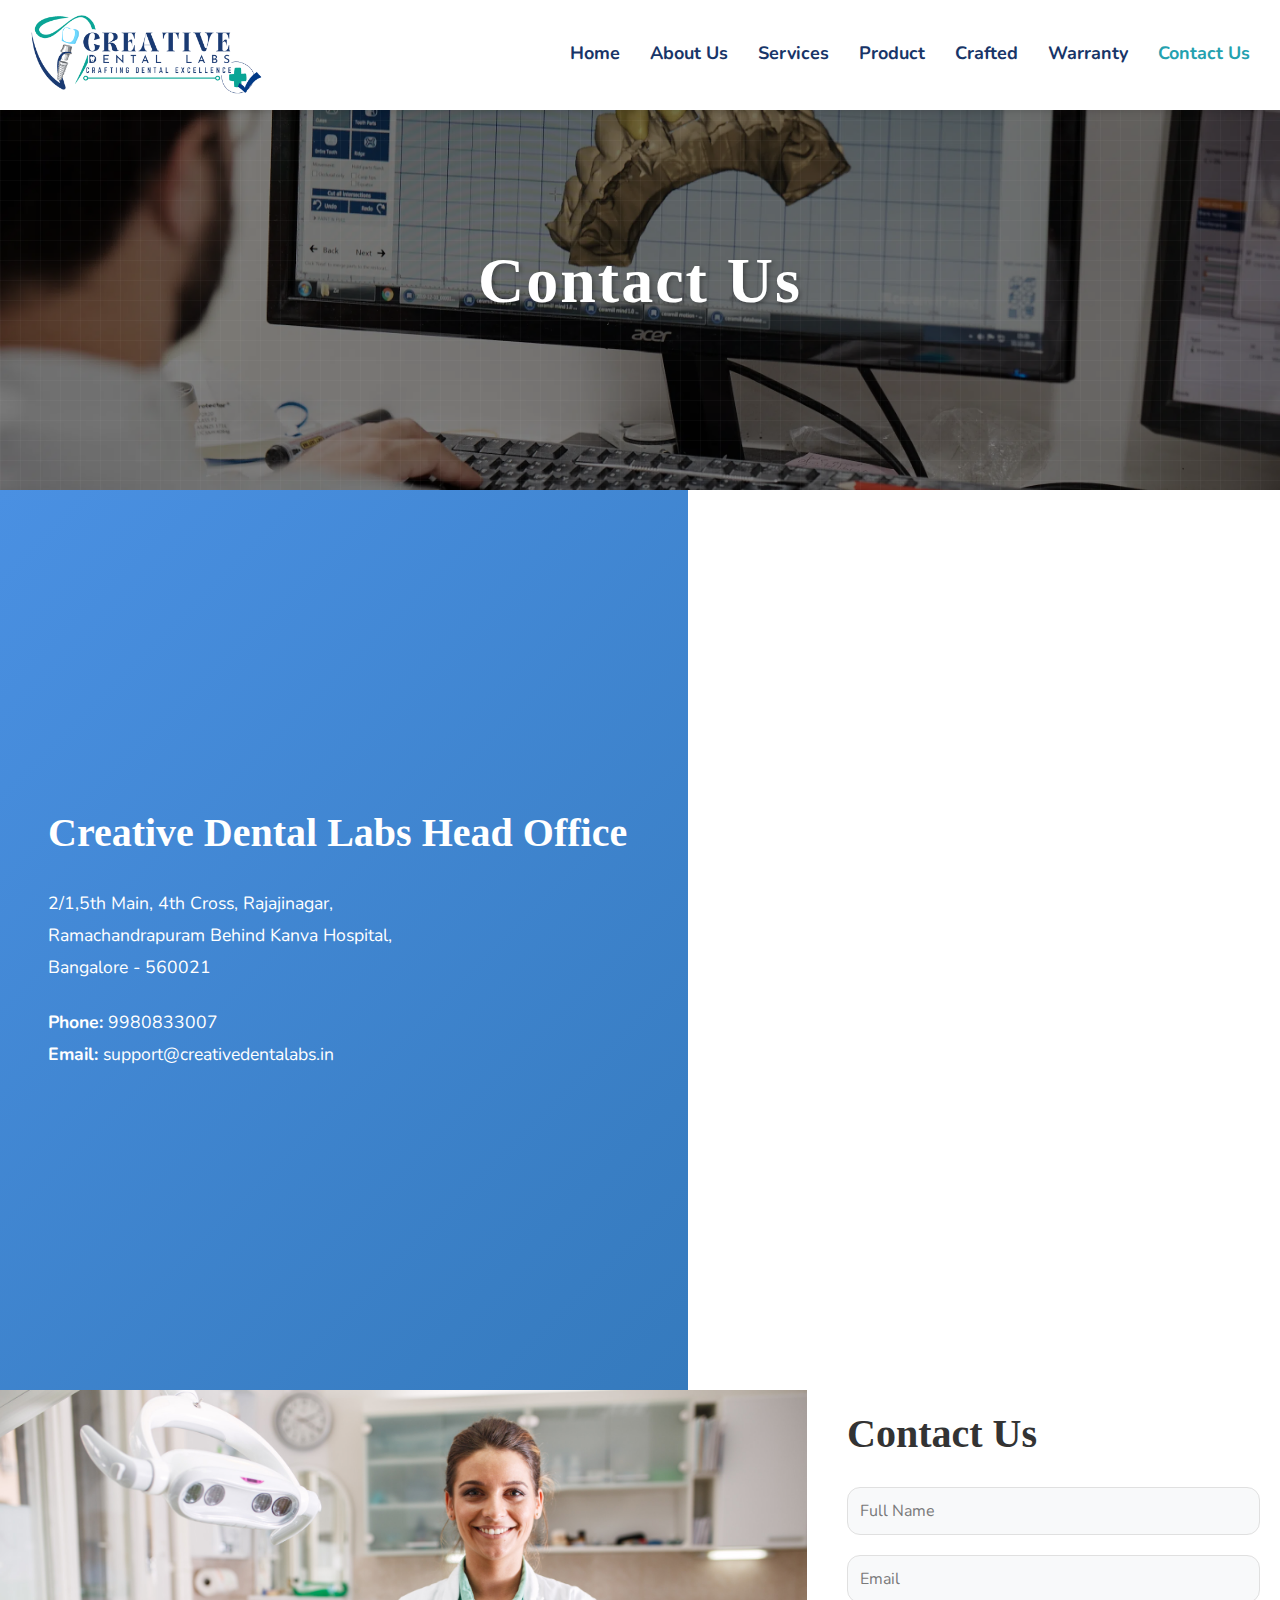
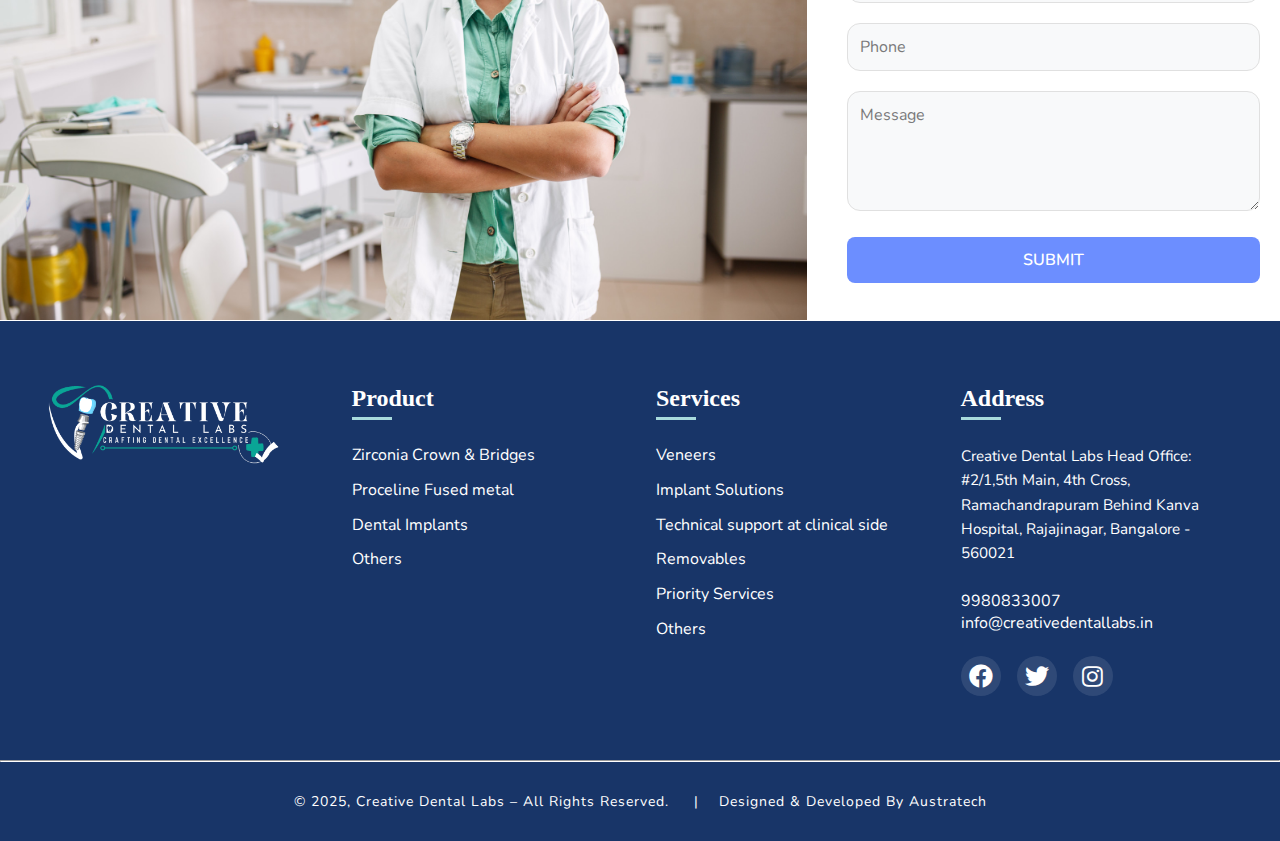
<file: contact.html>
<!DOCTYPE html>
<html lang="en">

<head>
    <meta charset="UTF-8">
    <meta name="viewport" content="width=device-width, initial-scale=1.0">
    <title>Hidentic Care Bangalore | Hidentic Care Bangalore | Hidentic Care</title>
    <link rel="stylesheet" href="css/home2.css">
    <link rel="stylesheet" href="css/js_composer.min.css">
    <link rel="stylesheet" href="css/responsive.css">
    <link rel="stylesheet" href="css/style.css">
    <link href="css/style2.css" rel="stylesheet">
    <link rel="stylesheet" href="https://cdnjs.cloudflare.com/ajax/libs/font-awesome/4.7.0/css/font-awesome.min.css">
    <link
        href="https://fonts.googleapis.com/css2?family=Nunito:wght@400;600;700;800&family=Rubik:wght@400;500;600;700&display=swap"
        rel="stylesheet">

    <!-- Icon Font Stylesheet -->
    <link href="https://cdnjs.cloudflare.com/ajax/libs/font-awesome/5.10.0/css/all.min.css" rel="stylesheet">
    <link href="https://cdn.jsdelivr.net/npm/bootstrap-icons@1.4.1/font/bootstrap-icons.css" rel="stylesheet">
        <link rel="icon" type="image/x-icon" href="https://hidenticdentallab.com/img/creative-dental-labs-logo.png">
    



    <style id='wp-emoji-styles-inline-css' type='text/css'>
        img.wp-smiley,
        img.emoji {
            display: inline !important;
            border: none !important;
            box-shadow: none !important;
            height: 1em !important;
            width: 1em !important;
            margin: 0 0.07em !important;
            vertical-align: -0.1em !important;
            background: none !important;
            padding: 0 !important;
        }
    </style>

    <style id='classic-theme-styles-inline-css' type='text/css'>
        .wp-block-button__link {
            color: #fff;
            background-color: #32373c;
            border-radius: 9999px;
            box-shadow: none;
            text-decoration: none;
            padding: calc(.667em + 2px) calc(1.333em + 2px);
            font-size: 1.125em
        }

        .wp-block-file__button {
            background: #32373c;
            color: #fff;
            text-decoration: none
        }
    </style>
    <style id='global-styles-inline-css' type='text/css'>
        :root {
            --wp--preset--aspect-ratio--square: 1;
            --wp--preset--aspect-ratio--4-3: 4/3;
            --wp--preset--aspect-ratio--3-4: 3/4;
            --wp--preset--aspect-ratio--3-2: 3/2;
            --wp--preset--aspect-ratio--2-3: 2/3;
            --wp--preset--aspect-ratio--16-9: 16/9;
            --wp--preset--aspect-ratio--9-16: 9/16;
            --wp--preset--color--black: #000000;
            --wp--preset--color--cyan-bluish-gray: #abb8c3;
            --wp--preset--color--white: #ffffff;
            --wp--preset--color--pale-pink: #f78da7;
            --wp--preset--color--vivid-red: #cf2e2e;
            --wp--preset--color--luminous-vivid-orange: #ff6900;
            --wp--preset--color--luminous-vivid-amber: #fcb900;
            --wp--preset--color--light-green-cyan: #7bdcb5;
            --wp--preset--color--vivid-green-cyan: #00d084;
            --wp--preset--color--pale-cyan-blue: #8ed1fc;
            --wp--preset--color--vivid-cyan-blue: #0693e3;
            --wp--preset--color--vivid-purple: #9b51e0;
            --wp--preset--gradient--vivid-cyan-blue-to-vivid-purple: linear-gradient(135deg, rgba(6, 147, 227, 1) 0%, rgb(155, 81, 224) 100%);
            --wp--preset--gradient--light-green-cyan-to-vivid-green-cyan: linear-gradient(135deg, rgb(122, 220, 180) 0%, rgb(0, 208, 130) 100%);
            --wp--preset--gradient--luminous-vivid-amber-to-luminous-vivid-orange: linear-gradient(135deg, rgba(252, 185, 0, 1) 0%, rgba(255, 105, 0, 1) 100%);
            --wp--preset--gradient--luminous-vivid-orange-to-vivid-red: linear-gradient(135deg, rgba(255, 105, 0, 1) 0%, rgb(207, 46, 46) 100%);
            --wp--preset--gradient--very-light-gray-to-cyan-bluish-gray: linear-gradient(135deg, rgb(238, 238, 238) 0%, rgb(169, 184, 195) 100%);
            --wp--preset--gradient--cool-to-warm-spectrum: linear-gradient(135deg, rgb(74, 234, 220) 0%, rgb(151, 120, 209) 20%, rgb(207, 42, 186) 40%, rgb(238, 44, 130) 60%, rgb(251, 105, 98) 80%, rgb(254, 248, 76) 100%);
            --wp--preset--gradient--blush-light-purple: linear-gradient(135deg, rgb(255, 206, 236) 0%, rgb(152, 150, 240) 100%);
            --wp--preset--gradient--blush-bordeaux: linear-gradient(135deg, rgb(254, 205, 165) 0%, rgb(254, 45, 45) 50%, rgb(107, 0, 62) 100%);
            --wp--preset--gradient--luminous-dusk: linear-gradient(135deg, rgb(255, 203, 112) 0%, rgb(199, 81, 192) 50%, rgb(65, 88, 208) 100%);
            --wp--preset--gradient--pale-ocean: linear-gradient(135deg, rgb(255, 245, 203) 0%, rgb(182, 227, 212) 50%, rgb(51, 167, 181) 100%);
            --wp--preset--gradient--electric-grass: linear-gradient(135deg, rgb(202, 248, 128) 0%, rgb(113, 206, 126) 100%);
            --wp--preset--gradient--midnight: linear-gradient(135deg, rgb(2, 3, 129) 0%, rgb(40, 116, 252) 100%);
            --wp--preset--font-size--small: 13px;
            --wp--preset--font-size--medium: 20px;
            --wp--preset--font-size--large: 36px;
            --wp--preset--font-size--x-large: 42px;
            --wp--preset--spacing--20: 0.44rem;
            --wp--preset--spacing--30: 0.67rem;
            --wp--preset--spacing--40: 1rem;
            --wp--preset--spacing--50: 1.5rem;
            --wp--preset--spacing--60: 2.25rem;
            --wp--preset--spacing--70: 3.38rem;
            --wp--preset--spacing--80: 5.06rem;
            --wp--preset--shadow--natural: 6px 6px 9px rgba(0, 0, 0, 0.2);
            --wp--preset--shadow--deep: 12px 12px 50px rgba(0, 0, 0, 0.4);
            --wp--preset--shadow--sharp: 6px 6px 0px rgba(0, 0, 0, 0.2);
            --wp--preset--shadow--outlined: 6px 6px 0px -3px rgba(255, 255, 255, 1), 6px 6px rgba(0, 0, 0, 1);
            --wp--preset--shadow--crisp: 6px 6px 0px rgba(0, 0, 0, 1);
        }

        :where(.is-layout-flex) {
            gap: 0.5em;
        }

        :where(.is-layout-grid) {
            gap: 0.5em;
        }

        body .is-layout-flex {
            display: flex;
        }

        .is-layout-flex {
            flex-wrap: wrap;
            align-items: center;
        }

        .is-layout-flex> :is(*, div) {
            margin: 0;
        }

        body .is-layout-grid {
            display: grid;
        }

        .is-layout-grid> :is(*, div) {
            margin: 0;
        }

        :where(.wp-block-columns.is-layout-flex) {
            gap: 2em;
        }

        :where(.wp-block-columns.is-layout-grid) {
            gap: 2em;
        }

        :where(.wp-block-post-template.is-layout-flex) {
            gap: 1.25em;
        }

        :where(.wp-block-post-template.is-layout-grid) {
            gap: 1.25em;
        }

        .has-black-color {
            color: var(--wp--preset--color--black) !important;
        }

        .has-cyan-bluish-gray-color {
            color: var(--wp--preset--color--cyan-bluish-gray) !important;
        }

        .has-white-color {
            color: var(--wp--preset--color--white) !important;
        }

        .has-pale-pink-color {
            color: var(--wp--preset--color--pale-pink) !important;
        }

        .has-vivid-red-color {
            color: var(--wp--preset--color--vivid-red) !important;
        }

        .has-luminous-vivid-orange-color {
            color: var(--wp--preset--color--luminous-vivid-orange) !important;
        }

        .has-luminous-vivid-amber-color {
            color: var(--wp--preset--color--luminous-vivid-amber) !important;
        }

        .has-light-green-cyan-color {
            color: var(--wp--preset--color--light-green-cyan) !important;
        }

        .has-vivid-green-cyan-color {
            color: var(--wp--preset--color--vivid-green-cyan) !important;
        }

        .has-pale-cyan-blue-color {
            color: var(--wp--preset--color--pale-cyan-blue) !important;
        }

        .has-vivid-cyan-blue-color {
            color: var(--wp--preset--color--vivid-cyan-blue) !important;
        }

        .has-vivid-purple-color {
            color: var(--wp--preset--color--vivid-purple) !important;
        }

        .has-black-background-color {
            background-color: var(--wp--preset--color--black) !important;
        }

        .has-cyan-bluish-gray-background-color {
            background-color: var(--wp--preset--color--cyan-bluish-gray) !important;
        }

        .has-white-background-color {
            background-color: var(--wp--preset--color--white) !important;
        }

        .has-pale-pink-background-color {
            background-color: var(--wp--preset--color--pale-pink) !important;
        }

        .has-vivid-red-background-color {
            background-color: var(--wp--preset--color--vivid-red) !important;
        }

        .has-luminous-vivid-orange-background-color {
            background-color: var(--wp--preset--color--luminous-vivid-orange) !important;
        }

        .has-luminous-vivid-amber-background-color {
            background-color: var(--wp--preset--color--luminous-vivid-amber) !important;
        }

        .has-light-green-cyan-background-color {
            background-color: var(--wp--preset--color--light-green-cyan) !important;
        }

        .has-vivid-green-cyan-background-color {
            background-color: var(--wp--preset--color--vivid-green-cyan) !important;
        }

        .has-pale-cyan-blue-background-color {
            background-color: var(--wp--preset--color--pale-cyan-blue) !important;
        }

        .has-vivid-cyan-blue-background-color {
            background-color: var(--wp--preset--color--vivid-cyan-blue) !important;
        }

        .has-vivid-purple-background-color {
            background-color: var(--wp--preset--color--vivid-purple) !important;
        }

        .has-black-border-color {
            border-color: var(--wp--preset--color--black) !important;
        }

        .has-cyan-bluish-gray-border-color {
            border-color: var(--wp--preset--color--cyan-bluish-gray) !important;
        }

        .has-white-border-color {
            border-color: var(--wp--preset--color--white) !important;
        }

        .has-pale-pink-border-color {
            border-color: var(--wp--preset--color--pale-pink) !important;
        }

        .has-vivid-red-border-color {
            border-color: var(--wp--preset--color--vivid-red) !important;
        }

        .has-luminous-vivid-orange-border-color {
            border-color: var(--wp--preset--color--luminous-vivid-orange) !important;
        }

        .has-luminous-vivid-amber-border-color {
            border-color: var(--wp--preset--color--luminous-vivid-amber) !important;
        }

        .has-light-green-cyan-border-color {
            border-color: var(--wp--preset--color--light-green-cyan) !important;
        }

        .has-vivid-green-cyan-border-color {
            border-color: var(--wp--preset--color--vivid-green-cyan) !important;
        }

        .has-pale-cyan-blue-border-color {
            border-color: var(--wp--preset--color--pale-cyan-blue) !important;
        }

        .has-vivid-cyan-blue-border-color {
            border-color: var(--wp--preset--color--vivid-cyan-blue) !important;
        }

        .has-vivid-purple-border-color {
            border-color: var(--wp--preset--color--vivid-purple) !important;
        }

        .has-vivid-cyan-blue-to-vivid-purple-gradient-background {
            background: var(--wp--preset--gradient--vivid-cyan-blue-to-vivid-purple) !important;
        }

        .has-light-green-cyan-to-vivid-green-cyan-gradient-background {
            background: var(--wp--preset--gradient--light-green-cyan-to-vivid-green-cyan) !important;
        }

        .has-luminous-vivid-amber-to-luminous-vivid-orange-gradient-background {
            background: var(--wp--preset--gradient--luminous-vivid-amber-to-luminous-vivid-orange) !important;
        }

        .has-luminous-vivid-orange-to-vivid-red-gradient-background {
            background: var(--wp--preset--gradient--luminous-vivid-orange-to-vivid-red) !important;
        }

        .has-very-light-gray-to-cyan-bluish-gray-gradient-background {
            background: var(--wp--preset--gradient--very-light-gray-to-cyan-bluish-gray) !important;
        }

        .has-cool-to-warm-spectrum-gradient-background {
            background: var(--wp--preset--gradient--cool-to-warm-spectrum) !important;
        }

        .has-blush-light-purple-gradient-background {
            background: var(--wp--preset--gradient--blush-light-purple) !important;
        }

        .has-blush-bordeaux-gradient-background {
            background: var(--wp--preset--gradient--blush-bordeaux) !important;
        }

        .has-luminous-dusk-gradient-background {
            background: var(--wp--preset--gradient--luminous-dusk) !important;
        }

        .has-pale-ocean-gradient-background {
            background: var(--wp--preset--gradient--pale-ocean) !important;
        }

        .has-electric-grass-gradient-background {
            background: var(--wp--preset--gradient--electric-grass) !important;
        }

        .has-midnight-gradient-background {
            background: var(--wp--preset--gradient--midnight) !important;
        }

        .has-small-font-size {
            font-size: var(--wp--preset--font-size--small) !important;
        }

        .has-medium-font-size {
            font-size: var(--wp--preset--font-size--medium) !important;
        }

        .has-large-font-size {
            font-size: var(--wp--preset--font-size--large) !important;
        }

        .has-x-large-font-size {
            font-size: var(--wp--preset--font-size--x-large) !important;
        }

        :where(.wp-block-post-template.is-layout-flex) {
            gap: 1.25em;
        }

        :where(.wp-block-post-template.is-layout-grid) {
            gap: 1.25em;
        }

        :where(.wp-block-columns.is-layout-flex) {
            gap: 2em;
        }

        :where(.wp-block-columns.is-layout-grid) {
            gap: 2em;
        }

        :root :where(.wp-block-pullquote) {
            font-size: 1.5em;
            line-height: 1.6;
        }
    </style>
    <link rel="stylesheet" href="https://cdnjs.cloudflare.com/ajax/libs/font-awesome/4.7.0/css/font-awesome.min.css">
    <style type="text/css" id="wp-custom-css">
        @media (max-width: 1024px) {
            .inner.home-banner-section-item {
                background-attachment: initial;
            }
        }

        .single-post .blog-single-wrapper ul {
            padding-left: 20px;
            margin: 0;
            list-style: disc;
            margin-bottom: 30px;
            line-height: 1.6;
        }


        /*Hide Captcha badge*/
        .grecaptcha-badge {
            display: none !important;
        }

        li::marker {
            font-weight: 700;
        }

        .blog-caption {
            color: #6b96ff;
            font-weight: 800;
            font-size: 22px;
        }

        #team-about {
            display: flex;
            flex-wrap: wrap;
        }

        /*23 August 2021*/
        div#attachment_2644 {
            float: right;
            text-align: center;
        }

        /*11 Oct 2021*/
        a.scroll-down.scroll-down-banner {
            background: none;
        }

        section#about-wrapper {
            padding-bottom: 0px;
        }

        @media (min-width: 768px) and (max-width: 800px) {
            .team-layout-wrapper.xs-reversed .hide-text.wi-100 .image-column {
                padding-bottom: 15px !important;
            }

            .team-layout-wrapper.xs-reversed .hide-text.wi-100 {
                padding: 0;
                order: 2;
            }

            .team-wrapper-image-content {
                margin-top: 40px;
            }

            .team-wrapper-image-content-no-margin {
                margin-top: 0;
            }

            .team-layout-wrapper .image-column {
                padding-left: 0 !important;
                padding-right: 0 !important;
            }

            .porcelain-labs-wrapper .custom-text-block,
            .team-layout-wrapper.xs-reversed .custom-text-block {
                padding: 40px !important;
            }
        }

        @media (min-width: 801px) and (max-width: 991px) {
            body.page-id-2691 .team-layout-wrapper .vc_col-sm-6 {
                width: 50% !important;
            }

            .team-layout-wrapper.xs-reversed .image-column {
                padding: 0 !important;
            }
        }

        @media (min-width: 992px) and (max-width: 1200px) {
            .team-layout-wrapper.xs-reversed .image-column {
                padding: 0 !important;
            }
        }

        @media (max-width: 767px) {
            .porcelain-labs-wrapper .custom-text-block {
                padding: 40px 20px !important;
            }

            .porcelain-labs-wrapper .custom-text-block h2,
            .team-layout-wrapper .custom-text-block h2 {
                font-size: 24px;
            }

            .team-layout-wrapper .vc_single_image-wrapper.vc_box_border_grey {
                min-height: 1px;
            }

            .team-layout-wrapper .hide-text.wi-100 .custom-text-block {
                /* padding-right: 20px !important; */
            }

            .team-layout-wrapper .image-column {
                padding-left: 0 !important;
                padding-right: 0 !important;
            }

            .team-layout-wrapper .custom-text-block .wpb_wrapper {
                /* padding-right: 25px !important; */
            }

            .team-layout-wrapper .custom-text-block {
                padding-top: 20px !important;
                padding-bottom: 20px !important;
            }

            .team-layout-wrapper.xs-reversed .hide-text.wi-100 {
                padding: 0;
            }

            .team-layout-wrapper.xs-reversed .hide-text.wi-100 .image-column {
                padding-bottom: 15px !important;
            }

            .team-layout-wrapper.xs-reversed .hide-text.wi-100 {
                padding: 0;
                order: 2;
            }

            .team-wrapper-image-content {
                margin-top: 40px;
            }

            .team-wrapper-image-content-no-margin {
                margin-top: 0;
            }

            .team-wrapper-image-content .rel-el.vc_col-sm-3,
            .team-wrapper-image-content .rel-el .wpb_single_image .wpb_wrapper.vc_figure {
                padding-left: 0;
                padding-right: 0;
            }
        }

        .p-0-inner .vc_column-inner {
            padding: 0;
        }

        .popup_show {
            display: none;
        }
    </style>
    <style type="text/css" data-type="vc_shortcodes-default-css">
        .vc_do_btn {
            margin-bottom: 22px;
        }
    </style>
    <style type="text/css" data-type="vc_shortcodes-custom-css">
        .vc_custom_1583826293380 {
            background-color: #4fd0cd !important;
        }

        .vc_custom_1581582467846 {
            padding-top: 40px !important;
            padding-bottom: 40px !important;
        }

        .vc_custom_1581842923839 {
            background-color: #6a96ff !important;
        }

        .vc_custom_1582006057115 {
            margin-top: 0px !important;
            margin-right: 0px !important;
            margin-bottom: 0px !important;
            margin-left: 0px !important;
            background-color: #4d4d53 !important;
        }

        .vc_custom_1622507230242 {
            background-color: #6d9efc !important;
        }

        .vc_custom_1582000477295 {
            padding-top: 70px !important;
            padding-right: 70px !important;
            padding-bottom: 70px !important;
            padding-left: 70px !important;
        }

        .vc_custom_1582000484598 {
            padding-right: 0px !important;
            padding-left: 0px !important;
        }

        .vc_custom_1582024806176 {
            padding-bottom: 20px !important;
        }

        .vc_custom_1692063551183 {
            padding-top: 0px !important;
            padding-right: 0px !important;
            padding-bottom: 30px !important;
            padding-left: 0px !important;
        }

        .vc_custom_1583826252409 {
            padding-top: 70px !important;
            padding-right: 70px !important;
            padding-bottom: 70px !important;
            padding-left: 70px !important;
        }

        .vc_custom_1581588821693 {
            padding-top: 0px !important;
        }

        .vc_custom_1640046485240 {
            padding-bottom: 20px !important;
        }

        .vc_custom_1640046552093 {
            padding-bottom: 60px !important;
        }

        .vc_custom_1581827261841 {
            padding-top: 0px !important;
        }

        .vc_custom_1582025408509 {
            padding-top: 0px !important;
            padding-right: 0px !important;
            padding-left: 0px !important;
        }

        .vc_custom_1582025431280 {
            padding-top: 0px !important;
            padding-right: 0px !important;
            padding-left: 0px !important;
        }

        .vc_custom_1582025444072 {
            padding-top: 0px !important;
            padding-right: 0px !important;
            padding-left: 0px !important;
        }

        .vc_custom_1582025461916 {
            padding-top: 0px !important;
            padding-right: 0px !important;
            padding-left: 0px !important;
        }

        .vc_custom_1582711322752 {
            padding-top: 0px !important;
        }

        .vc_custom_1582029290547 {
            padding-bottom: 25px !important;
        }

        .vc_custom_1640046567792 {
            padding-bottom: 25px !important;
        }

        .vc_custom_1582545718890 {
            padding-bottom: 30px !important;
        }

        .vc_custom_1582262191293 {
            padding-bottom: 20px !important;
        }

        .vc_custom_1581581478868 {
            padding-bottom: 30px !important;
        }

        .vc_custom_1581921518105 {
            padding-bottom: 20px !important;
        }

        .vc_custom_1582088580955 {
            padding-bottom: 30px !important;
        }

        .vc_custom_1582262233649 {
            padding-bottom: 20px !important;
        }

        .vc_custom_1582179562454 {
            margin-right: 0px !important;
            margin-left: 0px !important;
            padding-top: 70px !important;
            padding-right: 70px !important;
            padding-bottom: 70px !important;
            padding-left: 70px !important;
        }

        .vc_custom_1582007725548 {
            margin-right: 0px !important;
            margin-left: 0px !important;
            padding-top: 0px !important;
            padding-right: 0px !important;
            padding-bottom: 0px !important;
            padding-left: 0px !important;
        }

        .vc_custom_1582029546755 {
            padding-bottom: 30px !important;
        }

        .vc_custom_1582179685753 {
            padding-bottom: 60px !important;
        }

        .vc_custom_1582009852901 {
            padding-top: 0px !important;
            padding-right: 0px !important;
            padding-left: 0px !important;
        }

        .vc_custom_1582009884080 {
            padding-top: 70px !important;
            padding-right: 70px !important;
            padding-bottom: 70px !important;
            padding-left: 70px !important;
        }

        .vc_custom_1640046671408 {
            padding-bottom: 20px !important;
        }

        .vc_custom_1582009788300 {
            padding-top: 70px !important;
            padding-right: 70px !important;
            padding-bottom: 70px !important;
            padding-left: 70px !important;
        }

        .vc_custom_1582009736667 {
            padding-top: 0px !important;
            padding-right: 0px !important;
            padding-bottom: 0px !important;
            padding-left: 0px !important;
        }

        .vc_custom_1581590313901 {
            padding-bottom: 30px !important;
        }
    </style><noscript>
        <style>
            .wpb_animate_when_almost_visible {
                opacity: 1;
            }
        </style>
    </noscript><noscript>
        <style id="rocket-lazyload-nojs-css">
            .rll-youtube-player,
            [data-lazy-src] {
                display: none !important;
            }
        </style>
    </noscript> <!-- Facebook Pixel Code -->

    <style>
        @media screen and (max-width: 600px) {
            .wpb_wrapper {
                margin-bottom: 33px;
            }
        }

        @media screen and (max-width: 991px) {
            body .vc_custom_1582000477295 {
                margin-left: 6px;
            }
        }

        .site-footer .container {

            padding: 0 10px;
        }

        .vc_custom_1692063551183 {
            padding-top: 0px !important;
            padding-right: 26px !important;
            padding-bottom: 30px !important;
            padding-left: 72px !important;
        }

        @media screen and (max-width:600px) {
            .vc_custom_1581827261841 {
                margin-top: -117px;
            }

            .vc_custom_1583826252409 {
                margin-top: -74px;
            }
        }

        footer::before {
            background: none;
        }
    </style>


</head>

<body>
    <nav class="navbar">
        <div class="nav-container">
            <div class="logo">
                <img src="img/creative-dental-labs-logo.png" alt="" srcset="">
            </div>
            <button class="hamburger">☰</button>
            <ul class="nav-links">
                <li><a href="index.html" class="active">Home</a></li>
                <li><a href="about.html">About Us</a></li>
                <li><a href="service1.html">Services</a></li>
                <li><a href="product.html">Product</a></li>
                <li><a href="crafted-by-hidentic.html">Crafted</a></li>
                <li><a href="warranty-search.html">Warranty</a></li>
                <li><a href="contact.html">Contact Us</a></li>
            </ul>
        </div>
    </nav>


    <!--end-site-header-->

    <header class="services-header">
        <div class="background-image"></div>
        <div class="overlay"></div>
        <div class="grid-pattern"></div>
        <div class="header-content">
            <h1 class="header-title">Contact Us</h1>
        </div>
    </header>


    <div class="main-container">
        <!-- Content Section -->
        <section class="content-section">
            <div class="content-container">
                <h1 class="company-title">Creative Dental Labs Head Office</h1>
                <div class="address-details">
                    2/1,5th Main, 4th Cross, Rajajinagar,<br>
                   Ramachandrapuram Behind Kanva Hospital,<br>
                     Bangalore - 560021
                </div>
                <div class="contact-info">
                    <p><strong>Phone:</strong> <a href="tel:9980833007">9980833007</a></p>
                    <p><strong>Email:</strong> <a href="mailto:info@hidentic.com">support@creativedentalabs.in</a></p>
                </div>
            </div>
        </section>

        <!-- Map Section -->
        <section class="map-section">
            <div class="map-container">
                <iframe
                    src="https://www.google.com/maps/embed?pb=!1m18!1m12!1m3!1d248849.84916296526!2d77.6309395!3d12.9539974!2m3!1f0!2f0!3f0!3m2!1i1024!2i768!4f13.1!3m3!1m2!1s0x3bae1670c9b44e6d%3A0xf8dfc3e8517e4fe0!2sBengaluru%2C%20Karnataka!5e0!3m2!1sen!2sin!4v1658544148794!5m2!1sen!2sin"
                    allowfullscreen="" loading="lazy" referrerpolicy="no-referrer-when-downgrade">
                </iframe>
            </div>
        </section>
    </div>



    <div class="contact-container">
        <div class="contact-image" style="flex: 0 0 807px;">
            <img src="img/orthodontist.jpeg" alt="Dental professionals working">
        </div>
        <div class="contact-form">
            <h1>Contact Us</h1>
            <form>
                <div class="form-group">
                    <input type="text" class="form-control" placeholder="Full Name" required>
                </div>
                <div class="form-group">
                    <input type="email" class="form-control" placeholder="Email" required>
                </div>
                <div class="form-group">
                    <input type="tel" class="form-control" placeholder="Phone" required>
                </div>
                <div class="form-group">
                    <textarea class="form-control" placeholder="Message" required></textarea>
                </div>
                <button type="submit" class="submit-btn">SUBMIT</button>
            </form>
        </div>
    </div>


    <!-- footer start -->
    <footer>
        <div class="container-3">
            <div class="row">
                <div class="col-md-3">
                    <div class="logo">
                        <img src="img/creative-dental-labs-footer-logo.png" alt="Logo">

                    </div>

                </div>
                <div class="col-md-3">
                    <h4>Product</h4>
                    <ul>
                        <li><a href="img/product/img-1.jpg">Zirconia Crown & Bridges</a></li>
                        <li><a href="img/product/img-9.png">Proceline Fused metal</a></li>
                        <li><a href="img/product/img-11.png">Dental Implants</a></li>
                        <li><a href="product.html">Others</a></li>
                    </ul>
                </div>
                <div class="col-md-3">
                    <h4>Services</h4>
                    <ul>
                        <li><a href="service1.html">Veneers</a></li>
                        <li><a href="service1.html">Implant Solutions</a></li>
                        <li><a href="service1.html">Technical support at clinical side</a></li>
                        <li><a href="service1.html">Removables</a></li>
                        <li><a href="service1.html">Priority Services</a></li>
                        <li><a href="service1.html">Others</a></li>
                    </ul>
                </div>
                <div class="col-md-3">
                    <h4>Address</h4>
                    <p>Creative Dental Labs Head Office: #2/1,5th Main, 4th Cross, Ramachandrapuram Behind Kanva Hospital, Rajajinagar, Bangalore - 560021</p>
                        <a href="tel:9980833007" style="text-decoration:none; color: #ffffff;">9980833007</a><br/>
                        <a href="mailto:info@hidentic.com" style="padding-top:10px !important; text-decoration:none; color: #ffffff;">info@creativedentallabs.in</a><br/><br/>
                    <div class="social-icons">
                        <a href="#"><i class="fab fa-facebook-f"></i></a>
                        <a href="#"><i class="fab fa-twitter"></i></a>
                        <a href="#" class="fa fa-instagram"></a>
                    </div>
                </div>
            </div>
        </div>
        <hr style="border-bottom: 1px solid #ffffff;">
         <div class="footer-container">
                <div class="copyright" style=" text-align: center; position: relative; margin: 30px auto;">
                    © 2025, Creative Dental Labs – All Rights Reserved. &nbsp;&nbsp;&nbsp; | &nbsp;&nbsp;&nbsp;Designed & Developed By 
                    <a href="https://austratech.com.au" target="_blank" style="text-decoration: none;">Austratech</a>
                </div>
            </div>
    </footer>
    <!-- footer end -->

    <script data-no-minify="1" async src="js/script.js"></script>
    <!-- Template Javascript -->
    <script src="js/main.js"></script>
</body>

</body>

</html>
</file>
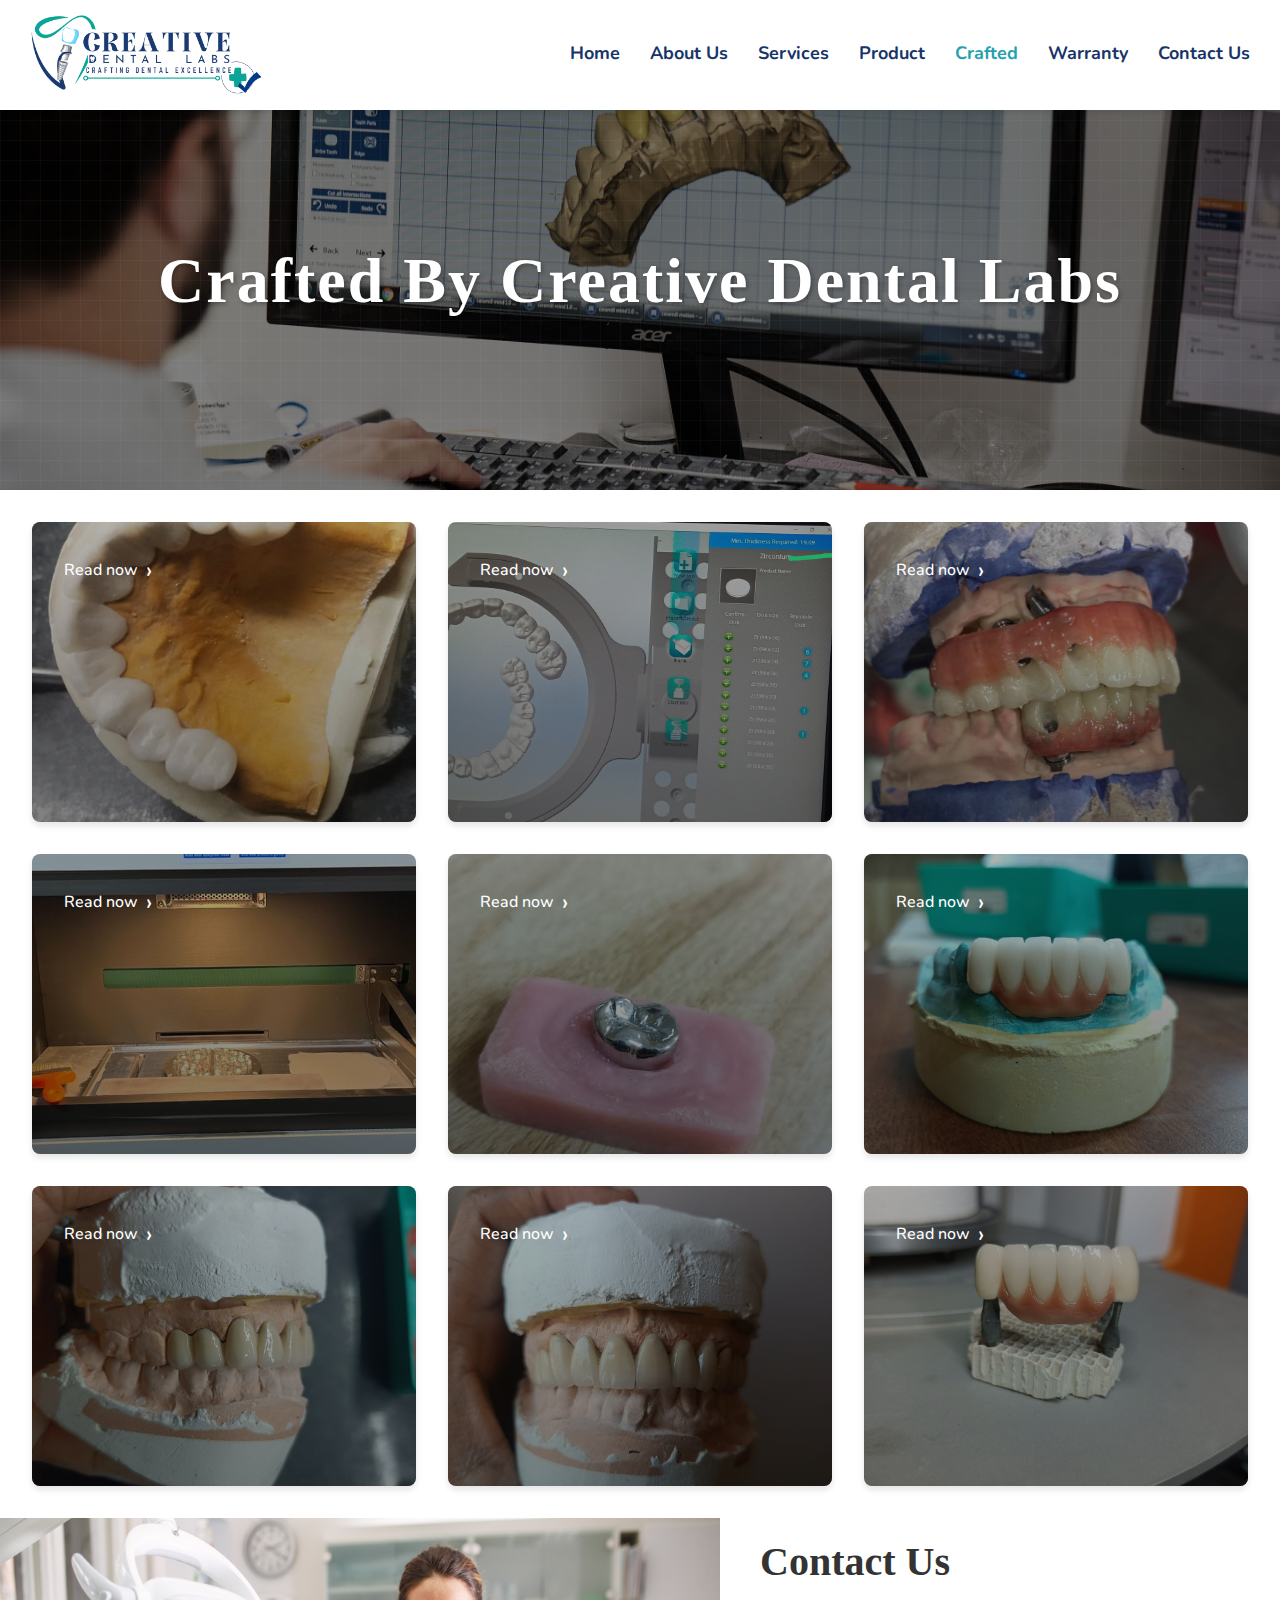
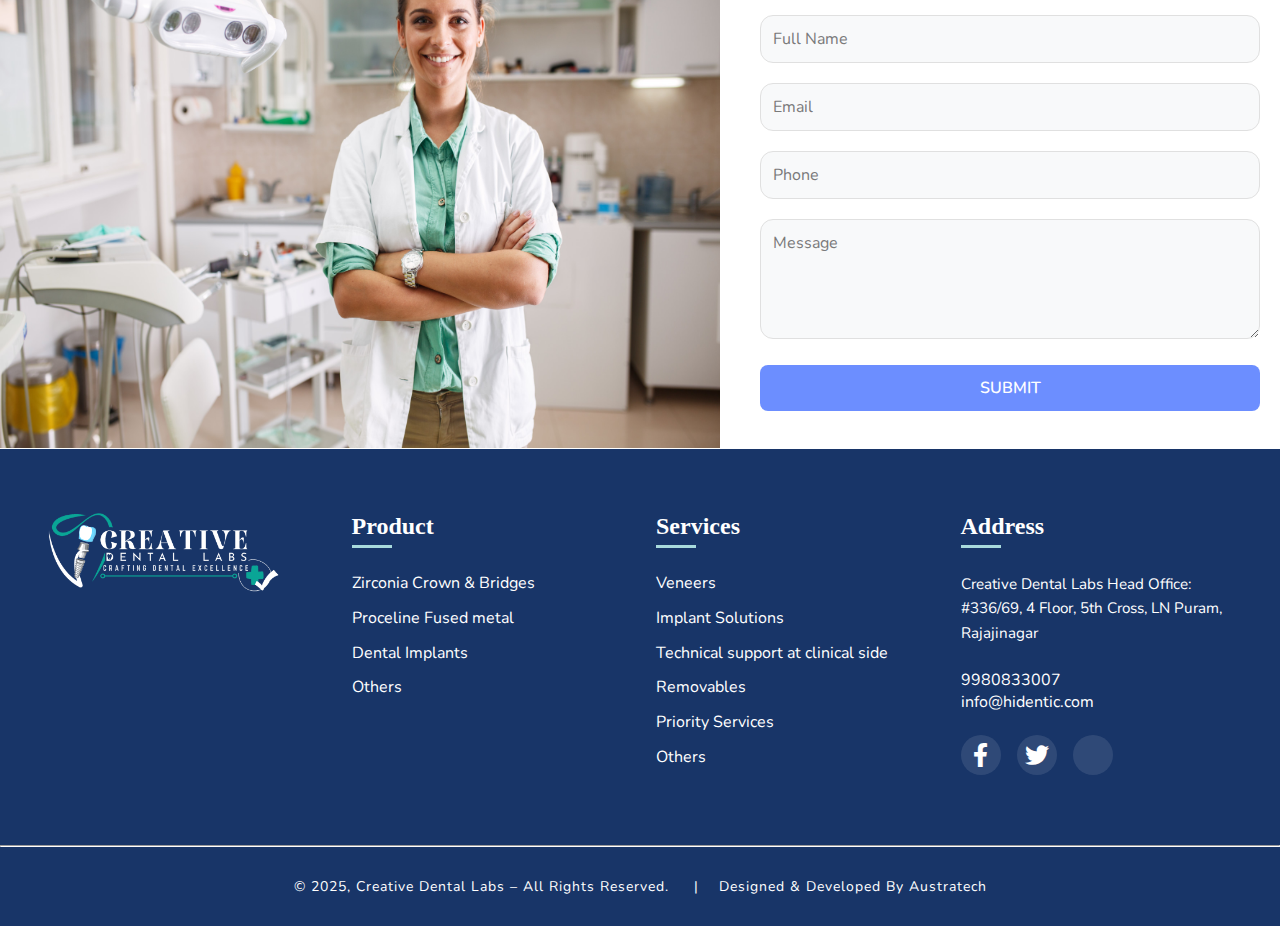
<file: crafted-by-hidentic.html>
<!doctype html>

<html lang="en-AU">

<head>
    <meta charset="UTF-8">
    <meta name="viewport" content="width=device-width, initial-scale=1.0">
    <title>Hidentic Care Bangalore | Hidentic Care Bangalore | Hidentic Care</title>
    <link rel="stylesheet" href="css/home2.css">
    <link rel="stylesheet" href="css/js_composer.min.css">
    <link rel="stylesheet" href="css/responsive.css">
    <link rel="stylesheet" href="css/style.css">
    <link href="css/style2.css" rel="stylesheet">
    <link rel="stylesheet" href="https://cdnjs.cloudflare.com/ajax/libs/font-awesome/4.7.0/css/font-awesome.min.css">
    <link
        href="https://fonts.googleapis.com/css2?family=Nunito:wght@400;600;700;800&family=Rubik:wght@400;500;600;700&display=swap"
        rel="stylesheet">

    <!-- Icon Font Stylesheet -->
    <link href="https://cdnjs.cloudflare.com/ajax/libs/font-awesome/5.10.0/css/all.min.css" rel="stylesheet">
    <link href="https://cdn.jsdelivr.net/npm/bootstrap-icons@1.4.1/font/bootstrap-icons.css" rel="stylesheet">
        <link rel="icon" type="image/x-icon" href="https://hidenticdentallab.com/img/creative-dental-labs-logo.png">



    <style id='wp-emoji-styles-inline-css' type='text/css'>
        img.wp-smiley,
        img.emoji {
            display: inline !important;
            border: none !important;
            box-shadow: none !important;
            height: 1em !important;
            width: 1em !important;
            margin: 0 0.07em !important;
            vertical-align: -0.1em !important;
            background: none !important;
            padding: 0 !important;
        }
    </style>

    <style id='classic-theme-styles-inline-css' type='text/css'>
        .wp-block-button__link {
            color: #fff;
            background-color: #32373c;
            border-radius: 9999px;
            box-shadow: none;
            text-decoration: none;
            padding: calc(.667em + 2px) calc(1.333em + 2px);
            font-size: 1.125em
        }

        .wp-block-file__button {
            background: #32373c;
            color: #fff;
            text-decoration: none
        }
    </style>
    <style id='global-styles-inline-css' type='text/css'>
        :root {
            --wp--preset--aspect-ratio--square: 1;
            --wp--preset--aspect-ratio--4-3: 4/3;
            --wp--preset--aspect-ratio--3-4: 3/4;
            --wp--preset--aspect-ratio--3-2: 3/2;
            --wp--preset--aspect-ratio--2-3: 2/3;
            --wp--preset--aspect-ratio--16-9: 16/9;
            --wp--preset--aspect-ratio--9-16: 9/16;
            --wp--preset--color--black: #000000;
            --wp--preset--color--cyan-bluish-gray: #abb8c3;
            --wp--preset--color--white: #ffffff;
            --wp--preset--color--pale-pink: #f78da7;
            --wp--preset--color--vivid-red: #cf2e2e;
            --wp--preset--color--luminous-vivid-orange: #ff6900;
            --wp--preset--color--luminous-vivid-amber: #fcb900;
            --wp--preset--color--light-green-cyan: #7bdcb5;
            --wp--preset--color--vivid-green-cyan: #00d084;
            --wp--preset--color--pale-cyan-blue: #8ed1fc;
            --wp--preset--color--vivid-cyan-blue: #0693e3;
            --wp--preset--color--vivid-purple: #9b51e0;
            --wp--preset--gradient--vivid-cyan-blue-to-vivid-purple: linear-gradient(135deg, rgba(6, 147, 227, 1) 0%, rgb(155, 81, 224) 100%);
            --wp--preset--gradient--light-green-cyan-to-vivid-green-cyan: linear-gradient(135deg, rgb(122, 220, 180) 0%, rgb(0, 208, 130) 100%);
            --wp--preset--gradient--luminous-vivid-amber-to-luminous-vivid-orange: linear-gradient(135deg, rgba(252, 185, 0, 1) 0%, rgba(255, 105, 0, 1) 100%);
            --wp--preset--gradient--luminous-vivid-orange-to-vivid-red: linear-gradient(135deg, rgba(255, 105, 0, 1) 0%, rgb(207, 46, 46) 100%);
            --wp--preset--gradient--very-light-gray-to-cyan-bluish-gray: linear-gradient(135deg, rgb(238, 238, 238) 0%, rgb(169, 184, 195) 100%);
            --wp--preset--gradient--cool-to-warm-spectrum: linear-gradient(135deg, rgb(74, 234, 220) 0%, rgb(151, 120, 209) 20%, rgb(207, 42, 186) 40%, rgb(238, 44, 130) 60%, rgb(251, 105, 98) 80%, rgb(254, 248, 76) 100%);
            --wp--preset--gradient--blush-light-purple: linear-gradient(135deg, rgb(255, 206, 236) 0%, rgb(152, 150, 240) 100%);
            --wp--preset--gradient--blush-bordeaux: linear-gradient(135deg, rgb(254, 205, 165) 0%, rgb(254, 45, 45) 50%, rgb(107, 0, 62) 100%);
            --wp--preset--gradient--luminous-dusk: linear-gradient(135deg, rgb(255, 203, 112) 0%, rgb(199, 81, 192) 50%, rgb(65, 88, 208) 100%);
            --wp--preset--gradient--pale-ocean: linear-gradient(135deg, rgb(255, 245, 203) 0%, rgb(182, 227, 212) 50%, rgb(51, 167, 181) 100%);
            --wp--preset--gradient--electric-grass: linear-gradient(135deg, rgb(202, 248, 128) 0%, rgb(113, 206, 126) 100%);
            --wp--preset--gradient--midnight: linear-gradient(135deg, rgb(2, 3, 129) 0%, rgb(40, 116, 252) 100%);
            --wp--preset--font-size--small: 13px;
            --wp--preset--font-size--medium: 20px;
            --wp--preset--font-size--large: 36px;
            --wp--preset--font-size--x-large: 42px;
            --wp--preset--spacing--20: 0.44rem;
            --wp--preset--spacing--30: 0.67rem;
            --wp--preset--spacing--40: 1rem;
            --wp--preset--spacing--50: 1.5rem;
            --wp--preset--spacing--60: 2.25rem;
            --wp--preset--spacing--70: 3.38rem;
            --wp--preset--spacing--80: 5.06rem;
            --wp--preset--shadow--natural: 6px 6px 9px rgba(0, 0, 0, 0.2);
            --wp--preset--shadow--deep: 12px 12px 50px rgba(0, 0, 0, 0.4);
            --wp--preset--shadow--sharp: 6px 6px 0px rgba(0, 0, 0, 0.2);
            --wp--preset--shadow--outlined: 6px 6px 0px -3px rgba(255, 255, 255, 1), 6px 6px rgba(0, 0, 0, 1);
            --wp--preset--shadow--crisp: 6px 6px 0px rgba(0, 0, 0, 1);
        }

        :where(.is-layout-flex) {
            gap: 0.5em;
        }

        :where(.is-layout-grid) {
            gap: 0.5em;
        }

        body .is-layout-flex {
            display: flex;
        }

        .is-layout-flex {
            flex-wrap: wrap;
            align-items: center;
        }

        .is-layout-flex> :is(*, div) {
            margin: 0;
        }

        body .is-layout-grid {
            display: grid;
        }

        .is-layout-grid> :is(*, div) {
            margin: 0;
        }

        :where(.wp-block-columns.is-layout-flex) {
            gap: 2em;
        }

        :where(.wp-block-columns.is-layout-grid) {
            gap: 2em;
        }

        :where(.wp-block-post-template.is-layout-flex) {
            gap: 1.25em;
        }

        :where(.wp-block-post-template.is-layout-grid) {
            gap: 1.25em;
        }

        .has-black-color {
            color: var(--wp--preset--color--black) !important;
        }

        .has-cyan-bluish-gray-color {
            color: var(--wp--preset--color--cyan-bluish-gray) !important;
        }

        .has-white-color {
            color: var(--wp--preset--color--white) !important;
        }

        .has-pale-pink-color {
            color: var(--wp--preset--color--pale-pink) !important;
        }

        .has-vivid-red-color {
            color: var(--wp--preset--color--vivid-red) !important;
        }

        .has-luminous-vivid-orange-color {
            color: var(--wp--preset--color--luminous-vivid-orange) !important;
        }

        .has-luminous-vivid-amber-color {
            color: var(--wp--preset--color--luminous-vivid-amber) !important;
        }

        .has-light-green-cyan-color {
            color: var(--wp--preset--color--light-green-cyan) !important;
        }

        .has-vivid-green-cyan-color {
            color: var(--wp--preset--color--vivid-green-cyan) !important;
        }

        .has-pale-cyan-blue-color {
            color: var(--wp--preset--color--pale-cyan-blue) !important;
        }

        .has-vivid-cyan-blue-color {
            color: var(--wp--preset--color--vivid-cyan-blue) !important;
        }

        .has-vivid-purple-color {
            color: var(--wp--preset--color--vivid-purple) !important;
        }

        .has-black-background-color {
            background-color: var(--wp--preset--color--black) !important;
        }

        .has-cyan-bluish-gray-background-color {
            background-color: var(--wp--preset--color--cyan-bluish-gray) !important;
        }

        .has-white-background-color {
            background-color: var(--wp--preset--color--white) !important;
        }

        .has-pale-pink-background-color {
            background-color: var(--wp--preset--color--pale-pink) !important;
        }

        .has-vivid-red-background-color {
            background-color: var(--wp--preset--color--vivid-red) !important;
        }

        .has-luminous-vivid-orange-background-color {
            background-color: var(--wp--preset--color--luminous-vivid-orange) !important;
        }

        .has-luminous-vivid-amber-background-color {
            background-color: var(--wp--preset--color--luminous-vivid-amber) !important;
        }

        .has-light-green-cyan-background-color {
            background-color: var(--wp--preset--color--light-green-cyan) !important;
        }

        .has-vivid-green-cyan-background-color {
            background-color: var(--wp--preset--color--vivid-green-cyan) !important;
        }

        .has-pale-cyan-blue-background-color {
            background-color: var(--wp--preset--color--pale-cyan-blue) !important;
        }

        .has-vivid-cyan-blue-background-color {
            background-color: var(--wp--preset--color--vivid-cyan-blue) !important;
        }

        .has-vivid-purple-background-color {
            background-color: var(--wp--preset--color--vivid-purple) !important;
        }

        .has-black-border-color {
            border-color: var(--wp--preset--color--black) !important;
        }

        .has-cyan-bluish-gray-border-color {
            border-color: var(--wp--preset--color--cyan-bluish-gray) !important;
        }

        .has-white-border-color {
            border-color: var(--wp--preset--color--white) !important;
        }

        .has-pale-pink-border-color {
            border-color: var(--wp--preset--color--pale-pink) !important;
        }

        .has-vivid-red-border-color {
            border-color: var(--wp--preset--color--vivid-red) !important;
        }

        .has-luminous-vivid-orange-border-color {
            border-color: var(--wp--preset--color--luminous-vivid-orange) !important;
        }

        .has-luminous-vivid-amber-border-color {
            border-color: var(--wp--preset--color--luminous-vivid-amber) !important;
        }

        .has-light-green-cyan-border-color {
            border-color: var(--wp--preset--color--light-green-cyan) !important;
        }

        .has-vivid-green-cyan-border-color {
            border-color: var(--wp--preset--color--vivid-green-cyan) !important;
        }

        .has-pale-cyan-blue-border-color {
            border-color: var(--wp--preset--color--pale-cyan-blue) !important;
        }

        .has-vivid-cyan-blue-border-color {
            border-color: var(--wp--preset--color--vivid-cyan-blue) !important;
        }

        .has-vivid-purple-border-color {
            border-color: var(--wp--preset--color--vivid-purple) !important;
        }

        .has-vivid-cyan-blue-to-vivid-purple-gradient-background {
            background: var(--wp--preset--gradient--vivid-cyan-blue-to-vivid-purple) !important;
        }

        .has-light-green-cyan-to-vivid-green-cyan-gradient-background {
            background: var(--wp--preset--gradient--light-green-cyan-to-vivid-green-cyan) !important;
        }

        .has-luminous-vivid-amber-to-luminous-vivid-orange-gradient-background {
            background: var(--wp--preset--gradient--luminous-vivid-amber-to-luminous-vivid-orange) !important;
        }

        .has-luminous-vivid-orange-to-vivid-red-gradient-background {
            background: var(--wp--preset--gradient--luminous-vivid-orange-to-vivid-red) !important;
        }

        .has-very-light-gray-to-cyan-bluish-gray-gradient-background {
            background: var(--wp--preset--gradient--very-light-gray-to-cyan-bluish-gray) !important;
        }

        .has-cool-to-warm-spectrum-gradient-background {
            background: var(--wp--preset--gradient--cool-to-warm-spectrum) !important;
        }

        .has-blush-light-purple-gradient-background {
            background: var(--wp--preset--gradient--blush-light-purple) !important;
        }

        .has-blush-bordeaux-gradient-background {
            background: var(--wp--preset--gradient--blush-bordeaux) !important;
        }

        .has-luminous-dusk-gradient-background {
            background: var(--wp--preset--gradient--luminous-dusk) !important;
        }

        .has-pale-ocean-gradient-background {
            background: var(--wp--preset--gradient--pale-ocean) !important;
        }

        .has-electric-grass-gradient-background {
            background: var(--wp--preset--gradient--electric-grass) !important;
        }

        .has-midnight-gradient-background {
            background: var(--wp--preset--gradient--midnight) !important;
        }

        .has-small-font-size {
            font-size: var(--wp--preset--font-size--small) !important;
        }

        .has-medium-font-size {
            font-size: var(--wp--preset--font-size--medium) !important;
        }

        .has-large-font-size {
            font-size: var(--wp--preset--font-size--large) !important;
        }

        .has-x-large-font-size {
            font-size: var(--wp--preset--font-size--x-large) !important;
        }

        :where(.wp-block-post-template.is-layout-flex) {
            gap: 1.25em;
        }

        :where(.wp-block-post-template.is-layout-grid) {
            gap: 1.25em;
        }

        :where(.wp-block-columns.is-layout-flex) {
            gap: 2em;
        }

        :where(.wp-block-columns.is-layout-grid) {
            gap: 2em;
        }

        :root :where(.wp-block-pullquote) {
            font-size: 1.5em;
            line-height: 1.6;
        }
    </style>
    <style type="text/css" data-type="vc_shortcodes-custom-css">
        .vc_custom_1583826293380 {
            background-color: #4fd0cd !important;
        }

        .vc_custom_1581582467846 {
            padding-top: 40px !important;
            padding-bottom: 40px !important;
        }

        .vc_custom_1581842923839 {
            background-color: #6a96ff !important;
        }

        .vc_custom_1582006057115 {
            margin-top: 0px !important;
            margin-right: 0px !important;
            margin-bottom: 0px !important;
            margin-left: 0px !important;
            background-color: #4d4d53 !important;
        }

        .vc_custom_1622507230242 {
            background-color: #6d9efc !important;
        }

        .vc_custom_1582000477295 {
            padding-top: 70px !important;
            padding-right: 70px !important;
            padding-bottom: 70px !important;
            padding-left: 70px !important;
        }

        .vc_custom_1582000484598 {
            padding-right: 0px !important;
            padding-left: 0px !important;
        }

        .vc_custom_1582024806176 {
            padding-bottom: 20px !important;
        }

        .vc_custom_1692063551183 {
            padding-top: 0px !important;
            padding-right: 0px !important;
            padding-bottom: 30px !important;
            padding-left: 0px !important;
        }

        .vc_custom_1583826252409 {
            padding-top: 70px !important;
            padding-right: 70px !important;
            padding-bottom: 70px !important;
            padding-left: 70px !important;
        }

        .vc_custom_1581588821693 {
            padding-top: 0px !important;
        }

        .vc_custom_1640046485240 {
            padding-bottom: 20px !important;
        }

        .vc_custom_1640046552093 {
            padding-bottom: 60px !important;
        }

        .vc_custom_1581827261841 {
            padding-top: 0px !important;
        }

        .vc_custom_1582025408509 {
            padding-top: 0px !important;
            padding-right: 0px !important;
            padding-left: 0px !important;
        }

        .vc_custom_1582025431280 {
            padding-top: 0px !important;
            padding-right: 0px !important;
            padding-left: 0px !important;
        }

        .vc_custom_1582025444072 {
            padding-top: 0px !important;
            padding-right: 0px !important;
            padding-left: 0px !important;
        }

        .vc_custom_1582025461916 {
            padding-top: 0px !important;
            padding-right: 0px !important;
            padding-left: 0px !important;
        }

        .vc_custom_1582711322752 {
            padding-top: 0px !important;
        }

        .vc_custom_1582029290547 {
            padding-bottom: 25px !important;
        }

        .vc_custom_1640046567792 {
            padding-bottom: 25px !important;
        }

        .vc_custom_1582545718890 {
            padding-bottom: 30px !important;
        }

        .vc_custom_1582262191293 {
            padding-bottom: 20px !important;
        }

        .vc_custom_1581581478868 {
            padding-bottom: 30px !important;
        }

        .vc_custom_1581921518105 {
            padding-bottom: 20px !important;
        }

        .vc_custom_1582088580955 {
            padding-bottom: 30px !important;
        }

        .vc_custom_1582262233649 {
            padding-bottom: 20px !important;
        }

        .vc_custom_1582179562454 {
            margin-right: 0px !important;
            margin-left: 0px !important;
            padding-top: 70px !important;
            padding-right: 70px !important;
            padding-bottom: 70px !important;
            padding-left: 70px !important;
        }

        .vc_custom_1582007725548 {
            margin-right: 0px !important;
            margin-left: 0px !important;
            padding-top: 0px !important;
            padding-right: 0px !important;
            padding-bottom: 0px !important;
            padding-left: 0px !important;
        }

        .vc_custom_1582029546755 {
            padding-bottom: 30px !important;
        }

        .vc_custom_1582179685753 {
            padding-bottom: 60px !important;
        }

        .vc_custom_1582009852901 {
            padding-top: 0px !important;
            padding-right: 0px !important;
            padding-left: 0px !important;
        }

        .vc_custom_1582009884080 {
            padding-top: 70px !important;
            padding-right: 70px !important;
            padding-bottom: 70px !important;
            padding-left: 70px !important;
        }

        .vc_custom_1640046671408 {
            padding-bottom: 20px !important;
        }

        .vc_custom_1582009788300 {
            padding-top: 70px !important;
            padding-right: 70px !important;
            padding-bottom: 70px !important;
            padding-left: 70px !important;
        }

        .vc_custom_1582009736667 {
            padding-top: 0px !important;
            padding-right: 0px !important;
            padding-bottom: 0px !important;
            padding-left: 0px !important;
        }

        .vc_custom_1581590313901 {
            padding-bottom: 30px !important;
        }
    </style><noscript>
        <style>
            .wpb_animate_when_almost_visible {
                opacity: 1;
            }
        </style>
    </noscript><noscript>
        <style id="rocket-lazyload-nojs-css">
            .rll-youtube-player,
            [data-lazy-src] {
                display: none !important;
            }
        </style>
    </noscript> <!-- Facebook Pixel Code -->

    <style>
        .site-footer .container {
            padding: 0 10px;
        }

        .container {
            max-width: 1440px;
            margin: 0 auto;
            padding: 2rem;
        }

        .webinar-grid {
            display: grid;
            grid-template-columns: repeat(3, 1fr);
            gap: 2rem;
            margin: 0 auto;
        }

        .webinar-card {
            position: relative;
            border-radius: 8px;
            overflow: hidden;
            min-height: 300px;
            box-shadow: 0 4px 6px rgba(0, 0, 0, 0.1);
            transition: transform 0.3s ease;
        }

        .webinar-card:hover {
            transform: translateY(-5px);
        }

        .webinar-card__image {
            position: absolute;
            top: 0;
            left: 0;
            width: 100%;
            height: 100%;
            object-fit: cover;
            z-index: 1;
        }

        .webinar-card__overlay {
            position: absolute;
            top: 0;
            left: 0;
            width: 100%;
            height: 100%;
            background: linear-gradient(rgba(0, 0, 0, 0.3), rgba(0, 0, 0, 0.5));
            z-index: 2;
        }

        .webinar-card__content {
            position: relative;
            z-index: 3;
            padding: 2rem;
            color: white;
            height: 100%;
            display: flex;
            flex-direction: column;
            justify-content: space-between;
        }

        .webinar-card__title {
            font-size: 1.5rem;
            font-weight: bold;
            margin-bottom: 1rem;
            line-height: 1.3;
        }

        .webinar-card__link {
            display: inline-flex;
            align-items: center;
            color: white;
            text-decoration: none;
            font-weight: 500;
            transition: opacity 0.3s ease;
        }

        .webinar-card__link:hover {
            opacity: 0.8;
        }

        .webinar-card__link::after {
            content: '›';
            margin-left: 0.5rem;
            font-size: 1.5rem;
        }

        /* Tablet Responsive */
        @media (max-width: 1024px) {
            .webinar-grid {
                grid-template-columns: repeat(2, 1fr);
            }

            .container {
                padding: 1.5rem;
            }
        }

        /* Mobile Responsive */
        @media (max-width: 768px) {
            .webinar-grid {
                grid-template-columns: 1fr;
                gap: 1.5rem;
            }

            .container {
                padding: 1rem;
            }

            .webinar-card {
                min-height: 250px;
            }

            .webinar-card__title {
                font-size: 1.25rem;
            }
        }
    </style>
    <style>
        footer::before {
            background: none;
        }
    </style>

</head>

<body>
    <nav class="navbar">
        <div class="nav-container">
            <div class="logo">
                <img src="img/creative-dental-labs-logo.png" alt="" srcset="">
            </div>
            <button class="hamburger">☰</button>
            <ul class="nav-links">
                <li><a href="index.html" class="active">Home</a></li>
                <li><a href="about.html">About Us</a></li>
                <li><a href="service1.html">Services</a></li>
                <li><a href="product.html">Product</a></li>
                <li><a href="crafted-by-hidentic.html">Crafted</a></li>
                <li><a href="warranty-search.html">Warranty</a></li>
                <li><a href="contact.html">Contact Us</a></li>
            </ul>
        </div>
    </nav>


    <header class="services-header">
        <div class="background-image"></div>
        <div class="overlay"></div>
        <div class="grid-pattern"></div>
        <div class="header-content">
            <h1 class="header-title">Crafted By Creative Dental Labs</h1>
        </div>
    </header>

    <div class="container">
        <div class="webinar-grid">
            <!-- First Webinar Card -->
            <div class="webinar-card">
                <img src="img/reflict/prod-1.jpg" alt="Injection Moulding Webinar" class="webinar-card__image">
                <div class="webinar-card__overlay"></div>
                <div class="webinar-card__content">
                    <!-- <h2 class="webinar-card__title">TILITE 3D CAD CAM PFM</h2> -->
                    <a href="img/reflict/prod-1.jpg" class="webinar-card__link">Read now</a>
                </div>
            </div>

            <!-- Second Webinar Card -->
            <div class="webinar-card">
                <img src="img/reflict/prod-2.jpg" alt="Nylon Splints Webinar" class="webinar-card__image">
                <div class="webinar-card__overlay"></div>
                <div class="webinar-card__content">
                    <!-- <h2 class="webinar-card__title">3M Lava Esthetic</h2> -->
                    <a href="img/reflict/prod-2.jpg" class="webinar-card__link">Read now</a>
                </div>
            </div>

            <!-- Third Webinar Card -->
            <div class="webinar-card">
                <img src="img/reflict/prod-3.jpg" alt="Dental Procedures Webinar" class="webinar-card__image">
                <div class="webinar-card__overlay"></div>
                <div class="webinar-card__content">
                    <!-- <h2 class="webinar-card__title">DENTURE</h2> -->
                    <a href="img/reflict/prod-3.jpg" class="webinar-card__link">Read now</a>
                </div>
            </div>


            <!-- Third Webinar Card -->
            <div class="webinar-card">
                <img src="img/reflict/prod-5.jpg" alt="Dental Procedures Webinar" class="webinar-card__image">
                <div class="webinar-card__overlay"></div>
                <div class="webinar-card__content">
                    <!-- <h2 class="webinar-card__title">DMLS/LASER PFM</h2> -->
                    <a href="img/reflict/prod-5.jpg" class="webinar-card__link">Read now</a>
                </div>
            </div>

            <!-- Third Webinar Card -->
            <div class="webinar-card">
                <img src="img/reflict/prod-6.jpg" alt="Dental Procedures Webinar" class="webinar-card__image">
                <div class="webinar-card__overlay"></div>
                <div class="webinar-card__content">
                    <!-- <h2 class="webinar-card__title">IPS e.max</h2> -->
                    <a href="#" class="webinar-card__link">Read now</a>
                </div>
            </div>
            <!-- Third Webinar Card -->
            <div class="webinar-card">
                <img src="img/reflict/prod-7.jpg" alt="Dental Procedures Webinar" class="webinar-card__image">
                <div class="webinar-card__overlay"></div>
                <div class="webinar-card__content">
                    <!-- <h2 class="webinar-card__title">SPARTAN ZIRCONIA PREMIUM</h2> -->
                    <a href="img/reflict/prod-7.jpg" class="webinar-card__link">Read now</a>
                </div>
            </div>

            <!-- Third Webinar Card -->
            <div class="webinar-card">
                <img src="img/reflict/prod-8.jpg" alt="Dental Procedures Webinar" class="webinar-card__image">
                <div class="webinar-card__overlay"></div>
                <div class="webinar-card__content">
                    <!-- <h2 class="webinar-card__title">iCERCON ASETHETIC & MONOLITHIC</h2> -->
                    <a href="img/reflict/prod-8.jpg" class="webinar-card__link">Read now</a>
                </div>
            </div>

            <!-- Third Webinar Card -->
            <div class="webinar-card">
                <img src="img/reflict/prod-9.jpg" alt="Dental Procedures Webinar" class="webinar-card__image">
                <div class="webinar-card__overlay"></div>
                <div class="webinar-card__content">
                    <!-- <h2 class="webinar-card__title">EMAX CAD MILLED</h2> -->
                    <a href="img/reflict/prod-9.jpg" class="webinar-card__link">Read now</a>
                </div>
            </div>

            <!-- Third Webinar Card -->
            <div class="webinar-card">
                <img src="img/reflict/prod-10.jpg" alt="Dental Procedures Webinar" class="webinar-card__image">
                <div class="webinar-card__overlay"></div>
                <div class="webinar-card__content">
                    <!-- <h2 class="webinar-card__title">Solid Zirconia</h2> -->
                    <a href="img/reflict/prod-10.jpg" class="webinar-card__link">Read now</a>
                </div>
            </div>
        </div>
    </div>


    <div class="swp-hidden-panel-wrap" style="display: none; visibility: collapse; opacity: 0">
        <div class="swp_social_panel swp_horizontal_panel swp_flat_fresh  swp_default_full_color swp_individual_full_color swp_other_full_color scale-100  scale-"
            data-min-width="1100" data-float-color="#ffffff" data-float="none" data-float-mobile="none"
            data-transition="slide" data-post-id="672">
            <div class="nc_tweetContainer swp_share_button total_shares total_sharesalt"><span class="swp_count ">0
                    <span class="swp_label">Shares</span></span></div>
            <div class="nc_tweetContainer swp_share_button swp_twitter" data-network="twitter"><a
                    class="nc_tweet swp_share_link" rel="nofollow noreferrer noopener" target="_blank"
                    data-link="https://twitter.com/intent/tweet?text=Contact+Avant+Dental&url=https%3A%2F%2Favantdental.com.au%2Fcontact-us%2F"><span
                        class="swp_count swp_hide"><span class="iconFiller"><span class="spaceManWilly"><i
                                    class="sw swp_twitter_icon"></i><span
                                    class="swp_share">Tweet</span></span></span></span></a></div>
            <div class="nc_tweetContainer swp_share_button swp_linkedin" data-network="linkedin"><a
                    class="nc_tweet swp_share_link" rel="nofollow noreferrer noopener" target="_blank"
                    data-link="https://www.linkedin.com/cws/share?url=https%3A%2F%2Favantdental.com.au%2Fcontact-us%2F"><span
                        class="swp_count swp_hide"><span class="iconFiller"><span class="spaceManWilly"><i
                                    class="sw swp_linkedin_icon"></i><span
                                    class="swp_share">Share</span></span></span></span></a></div>
            <div class="nc_tweetContainer swp_share_button swp_facebook" data-network="facebook"><a
                    class="nc_tweet swp_share_link" rel="nofollow noreferrer noopener" target="_blank"
                    data-link="https://www.facebook.com/share.php?u=https%3A%2F%2Favantdental.com.au%2Fcontact-us%2F"><span
                        class="swp_count swp_hide"><span class="iconFiller"><span class="spaceManWilly"><i
                                    class="sw swp_facebook_icon"></i><span
                                    class="swp_share">Share</span></span></span></span></a></div>
        </div>
    </div>

    <!-- contact-section-start -->

    <div class="contact-container">
        <div class="contact-image">
            <img src="img/orthodontist.jpeg" alt="Dental professionals working">
        </div>
        <div class="contact-form">
            <h1>Contact Us</h1>
            <form>
                <div class="form-group">
                    <input type="text" class="form-control" placeholder="Full Name" required>
                </div>
                <div class="form-group">
                    <input type="email" class="form-control" placeholder="Email" required>
                </div>
                <div class="form-group">
                    <input type="tel" class="form-control" placeholder="Phone" required>
                </div>
                <div class="form-group">
                    <textarea class="form-control" placeholder="Message" required></textarea>
                </div>
                <button type="submit" class="submit-btn">SUBMIT</button>
            </form>
        </div>
    </div>
    <!-- contact-section-end -->



    <!-- footer start -->
    <footer>
        <div class="container-3">
            <div class="row">
                <div class="col-md-3">
                    <div class="logo">
                        <img src="img/creative-dental-labs-footer-logo.png" alt="Logo">

                    </div>

                </div>
                <div class="col-md-3">
                    <h4>Product</h4>
                    <ul>
                        <li><a href="img/product/img-1.jpg">Zirconia Crown & Bridges</a></li>
                        <li><a href="img/product/img-9.png">Proceline Fused metal</a></li>
                        <li><a href="img/product/img-11.png">Dental Implants</a></li>
                        <li><a href="product.html">Others</a></li>
                    </ul>
                </div>
                <div class="col-md-3">
                    <h4>Services</h4>
                    <ul>
                        <li><a href="service1.html">Veneers</a></li>
                        <li><a href="service1.html">Implant Solutions</a></li>
                        <li><a href="service1.html">Technical support at clinical side</a></li>
                        <li><a href="service1.html">Removables</a></li>
                        <li><a href="service1.html">Priority Services</a></li>
                        <li><a href="service1.html">Others</a></li>

                    </ul>
                </div>
                <div class="col-md-3">
                    <h4>Address</h4>
                    <p>Creative Dental Labs Head Office: #336/69, 4 Floor, 5th Cross, LN Puram, Rajajinagar</p>
                        <a href="tel:9980833007" style="text-decoration:none; color: #ffffff;">9980833007</a><br/>
                        <a href="mailto:info@hidentic.com" style="padding-top:10px !important; text-decoration:none; color: #ffffff;">info@hidentic.com</a><br/><br/>
                    <div class="social-icons">
                        <a href="#"><i class="fab fa-facebook-f"></i></a>
                        <a href="#"><i class="fab fa-twitter"></i></a>
                        <a href="#" class="fa fa-instagram"></a>
                    </div>
                </div>
            </div>
        </div>
        <hr style="border-bottom: 1px solid #ffffff;">
         <div class="footer-container">
                <div class="copyright" style=" text-align: center; position: relative; margin: 30px auto;">
                    © 2025, Creative Dental Labs – All Rights Reserved. &nbsp;&nbsp;&nbsp; | &nbsp;&nbsp;&nbsp;Designed & Developed By 
                    <a href="https://austratech.com.au" target="_blank" style="text-decoration: none;">Austratech</a>
                </div>
            </div>
    </footer>
    <!-- footer end -->

    <script data-no-minify="1" async src="js/script.js"></script>
    <!-- Template Javascript -->
    <script src="js/main.js"></script>
</body>

</body>

</html>
</file>
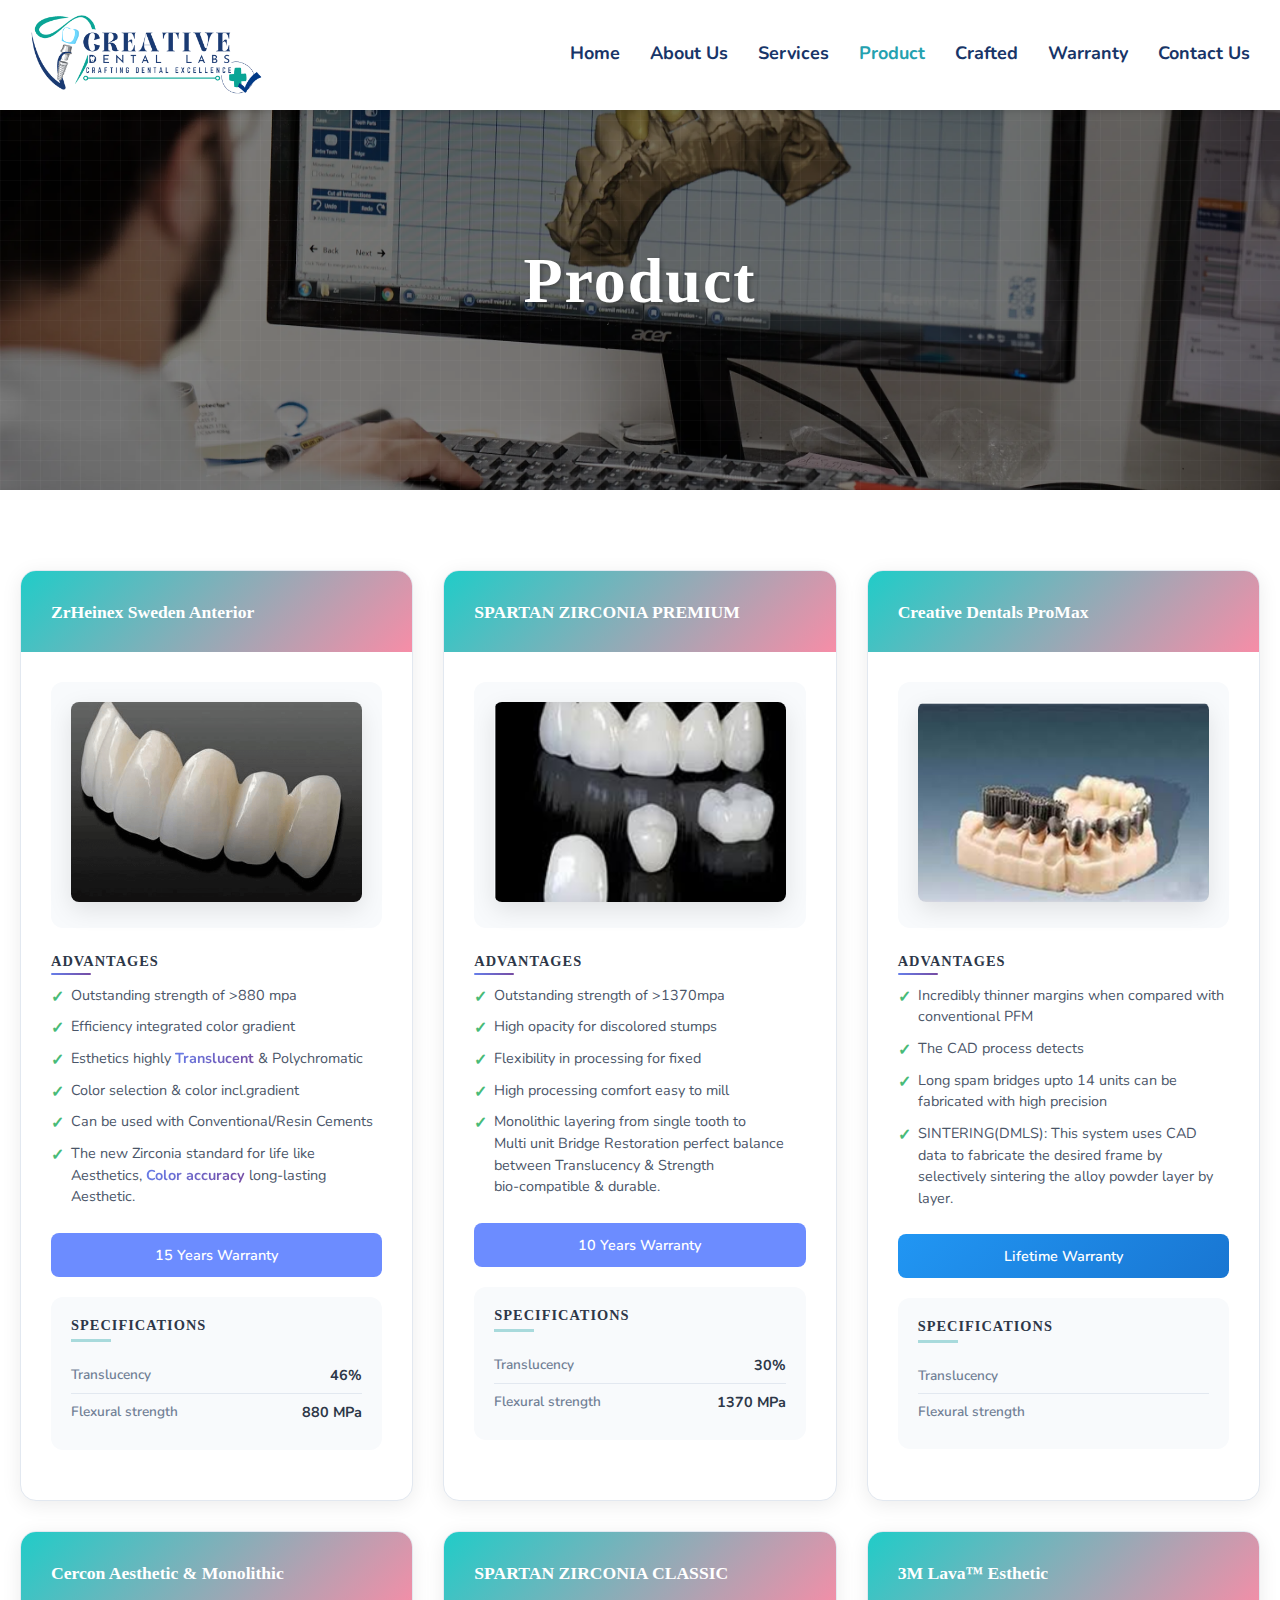
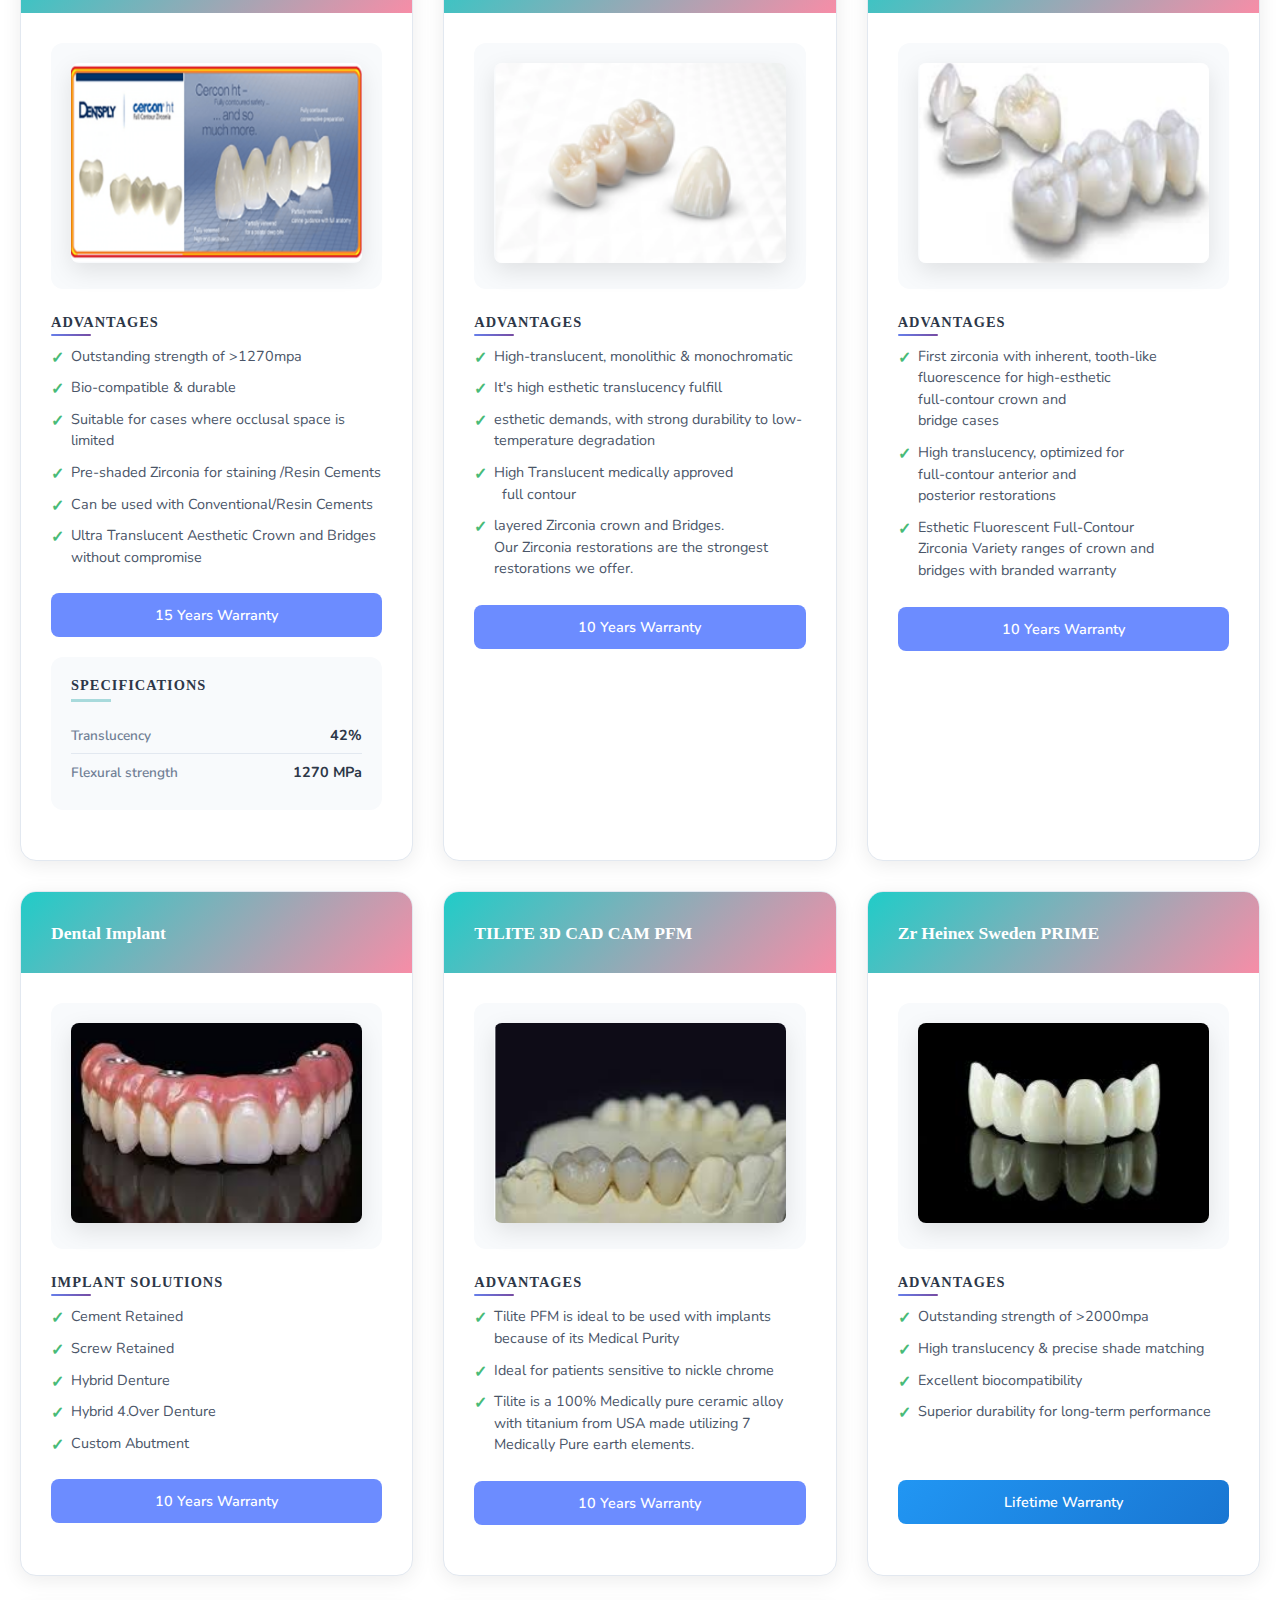
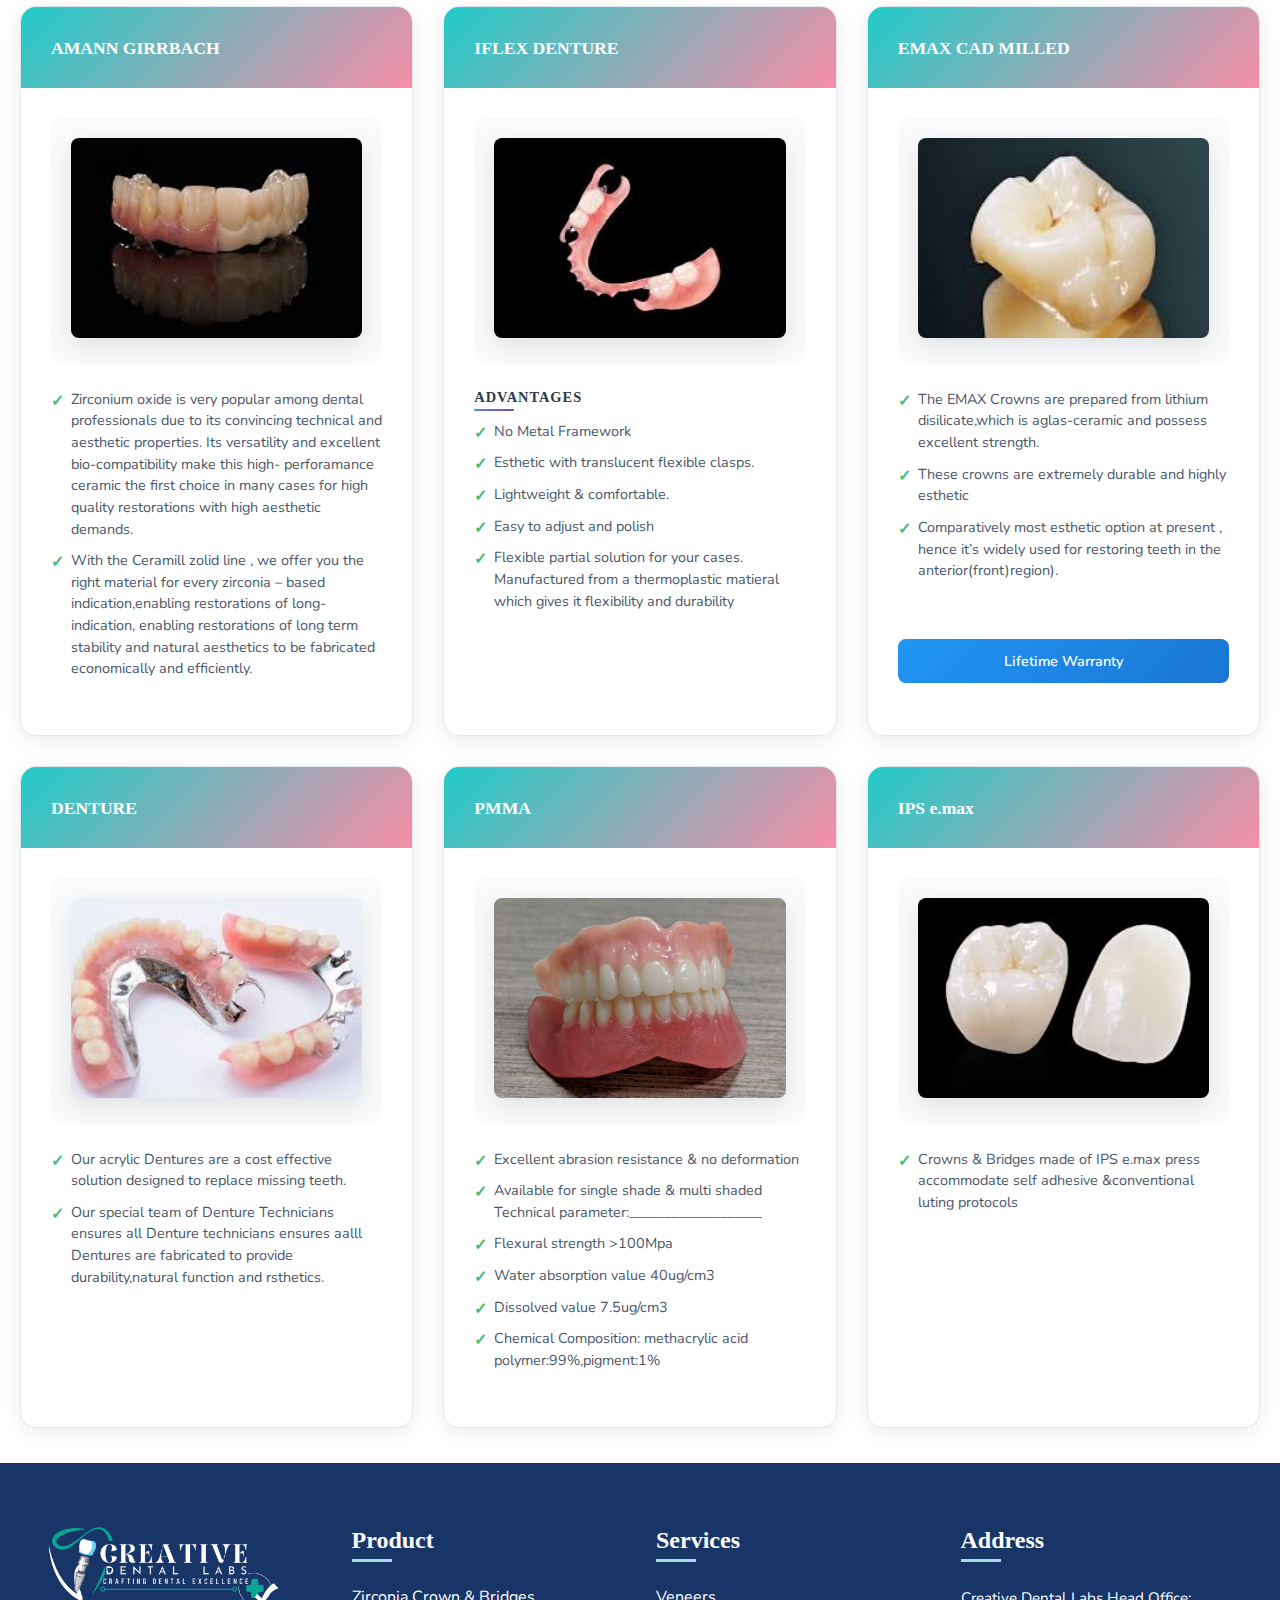
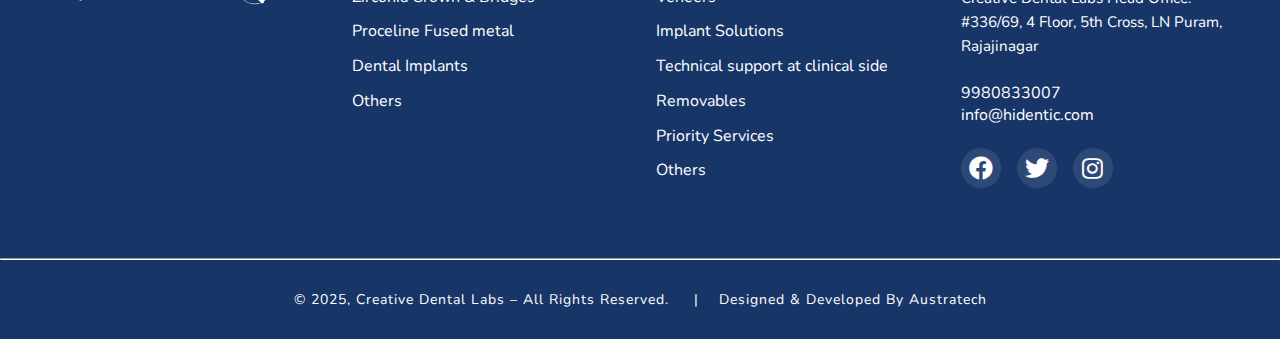
<file: product.html>
<!DOCTYPE html>
<html lang="en">

<head>
    <meta charset="UTF-8">
    <meta name="viewport" content="width=device-width, initial-scale=1.0">
    <title>Creative Dental Labs Bangalore | Creative Dental Labs Bangalore | Creative Dental Care</title>
    <link rel="stylesheet" href="css/home2.css">
    <link rel="stylesheet" href="css/js_composer.min.css">
    <link rel="stylesheet" href="css/responsive.css">
    <link rel="stylesheet" href="css/style.css">
    <link href="css/style2.css" rel="stylesheet">
    <link rel="stylesheet" href="https://cdnjs.cloudflare.com/ajax/libs/font-awesome/4.7.0/css/font-awesome.min.css">
    <link
        href="https://fonts.googleapis.com/css2?family=Nunito:wght@400;600;700;800&family=Rubik:wght@400;500;600;700&display=swap"
        rel="stylesheet">

    <!-- Icon Font Stylesheet -->
    <link href="https://cdnjs.cloudflare.com/ajax/libs/font-awesome/5.10.0/css/all.min.css" rel="stylesheet">
    <link href="https://cdn.jsdelivr.net/npm/bootstrap-icons@1.4.1/font/bootstrap-icons.css" rel="stylesheet">
        <link rel="icon" type="image/x-icon" href="https://hidenticdentallab.com/img/creative-dental-labs-logo.png">



    <style id='wp-emoji-styles-inline-css' type='text/css'>
        img.wp-smiley,
        img.emoji {
            display: inline !important;
            border: none !important;
            box-shadow: none !important;
            height: 1em !important;
            width: 1em !important;
            margin: 0 0.07em !important;
            vertical-align: -0.1em !important;
            background: none !important;
            padding: 0 !important;
        }
    </style>

    <style id='classic-theme-styles-inline-css' type='text/css'>
        .wp-block-button__link {
            color: #fff;
            background-color: #32373c;
            border-radius: 9999px;
            box-shadow: none;
            text-decoration: none;
            padding: calc(.667em + 2px) calc(1.333em + 2px);
            font-size: 1.125em
        }

        .wp-block-file__button {
            background: #32373c;
            color: #fff;
            text-decoration: none
        }
    </style>
    <style id='global-styles-inline-css' type='text/css'>
        :root {
            --wp--preset--aspect-ratio--square: 1;
            --wp--preset--aspect-ratio--4-3: 4/3;
            --wp--preset--aspect-ratio--3-4: 3/4;
            --wp--preset--aspect-ratio--3-2: 3/2;
            --wp--preset--aspect-ratio--2-3: 2/3;
            --wp--preset--aspect-ratio--16-9: 16/9;
            --wp--preset--aspect-ratio--9-16: 9/16;
            --wp--preset--color--black: #000000;
            --wp--preset--color--cyan-bluish-gray: #abb8c3;
            --wp--preset--color--white: #ffffff;
            --wp--preset--color--pale-pink: #f78da7;
            --wp--preset--color--vivid-red: #cf2e2e;
            --wp--preset--color--luminous-vivid-orange: #ff6900;
            --wp--preset--color--luminous-vivid-amber: #fcb900;
            --wp--preset--color--light-green-cyan: #7bdcb5;
            --wp--preset--color--vivid-green-cyan: #00d084;
            --wp--preset--color--pale-cyan-blue: #8ed1fc;
            --wp--preset--color--vivid-cyan-blue: #0693e3;
            --wp--preset--color--vivid-purple: #9b51e0;
            --wp--preset--gradient--vivid-cyan-blue-to-vivid-purple: linear-gradient(135deg, rgba(6, 147, 227, 1) 0%, rgb(155, 81, 224) 100%);
            --wp--preset--gradient--light-green-cyan-to-vivid-green-cyan: linear-gradient(135deg, rgb(122, 220, 180) 0%, rgb(0, 208, 130) 100%);
            --wp--preset--gradient--luminous-vivid-amber-to-luminous-vivid-orange: linear-gradient(135deg, rgba(252, 185, 0, 1) 0%, rgba(255, 105, 0, 1) 100%);
            --wp--preset--gradient--luminous-vivid-orange-to-vivid-red: linear-gradient(135deg, rgba(255, 105, 0, 1) 0%, rgb(207, 46, 46) 100%);
            --wp--preset--gradient--very-light-gray-to-cyan-bluish-gray: linear-gradient(135deg, rgb(238, 238, 238) 0%, rgb(169, 184, 195) 100%);
            --wp--preset--gradient--cool-to-warm-spectrum: linear-gradient(135deg, rgb(74, 234, 220) 0%, rgb(151, 120, 209) 20%, rgb(207, 42, 186) 40%, rgb(238, 44, 130) 60%, rgb(251, 105, 98) 80%, rgb(254, 248, 76) 100%);
            --wp--preset--gradient--blush-light-purple: linear-gradient(135deg, rgb(255, 206, 236) 0%, rgb(152, 150, 240) 100%);
            --wp--preset--gradient--blush-bordeaux: linear-gradient(135deg, rgb(254, 205, 165) 0%, rgb(254, 45, 45) 50%, rgb(107, 0, 62) 100%);
            --wp--preset--gradient--luminous-dusk: linear-gradient(135deg, rgb(255, 203, 112) 0%, rgb(199, 81, 192) 50%, rgb(65, 88, 208) 100%);
            --wp--preset--gradient--pale-ocean: linear-gradient(135deg, rgb(255, 245, 203) 0%, rgb(182, 227, 212) 50%, rgb(51, 167, 181) 100%);
            --wp--preset--gradient--electric-grass: linear-gradient(135deg, rgb(202, 248, 128) 0%, rgb(113, 206, 126) 100%);
            --wp--preset--gradient--midnight: linear-gradient(135deg, rgb(2, 3, 129) 0%, rgb(40, 116, 252) 100%);
            --wp--preset--font-size--small: 13px;
            --wp--preset--font-size--medium: 20px;
            --wp--preset--font-size--large: 36px;
            --wp--preset--font-size--x-large: 42px;
            --wp--preset--spacing--20: 0.44rem;
            --wp--preset--spacing--30: 0.67rem;
            --wp--preset--spacing--40: 1rem;
            --wp--preset--spacing--50: 1.5rem;
            --wp--preset--spacing--60: 2.25rem;
            --wp--preset--spacing--70: 3.38rem;
            --wp--preset--spacing--80: 5.06rem;
            --wp--preset--shadow--natural: 6px 6px 9px rgba(0, 0, 0, 0.2);
            --wp--preset--shadow--deep: 12px 12px 50px rgba(0, 0, 0, 0.4);
            --wp--preset--shadow--sharp: 6px 6px 0px rgba(0, 0, 0, 0.2);
            --wp--preset--shadow--outlined: 6px 6px 0px -3px rgba(255, 255, 255, 1), 6px 6px rgba(0, 0, 0, 1);
            --wp--preset--shadow--crisp: 6px 6px 0px rgba(0, 0, 0, 1);
        }

        :where(.is-layout-flex) {
            gap: 0.5em;
        }

        :where(.is-layout-grid) {
            gap: 0.5em;
        }

        body .is-layout-flex {
            display: flex;
        }

        .is-layout-flex {
            flex-wrap: wrap;
            align-items: center;
        }

        .is-layout-flex> :is(*, div) {
            margin: 0;
        }

        body .is-layout-grid {
            display: grid;
        }

        .is-layout-grid> :is(*, div) {
            margin: 0;
        }

        :where(.wp-block-columns.is-layout-flex) {
            gap: 2em;
        }

        :where(.wp-block-columns.is-layout-grid) {
            gap: 2em;
        }

        :where(.wp-block-post-template.is-layout-flex) {
            gap: 1.25em;
        }

        :where(.wp-block-post-template.is-layout-grid) {
            gap: 1.25em;
        }

        .has-black-color {
            color: var(--wp--preset--color--black) !important;
        }

        .has-cyan-bluish-gray-color {
            color: var(--wp--preset--color--cyan-bluish-gray) !important;
        }

        .has-white-color {
            color: var(--wp--preset--color--white) !important;
        }

        .has-pale-pink-color {
            color: var(--wp--preset--color--pale-pink) !important;
        }

        .has-vivid-red-color {
            color: var(--wp--preset--color--vivid-red) !important;
        }

        .has-luminous-vivid-orange-color {
            color: var(--wp--preset--color--luminous-vivid-orange) !important;
        }

        .has-luminous-vivid-amber-color {
            color: var(--wp--preset--color--luminous-vivid-amber) !important;
        }

        .has-light-green-cyan-color {
            color: var(--wp--preset--color--light-green-cyan) !important;
        }

        .has-vivid-green-cyan-color {
            color: var(--wp--preset--color--vivid-green-cyan) !important;
        }

        .has-pale-cyan-blue-color {
            color: var(--wp--preset--color--pale-cyan-blue) !important;
        }

        .has-vivid-cyan-blue-color {
            color: var(--wp--preset--color--vivid-cyan-blue) !important;
        }

        .has-vivid-purple-color {
            color: var(--wp--preset--color--vivid-purple) !important;
        }

        .has-black-background-color {
            background-color: var(--wp--preset--color--black) !important;
        }

        .has-cyan-bluish-gray-background-color {
            background-color: var(--wp--preset--color--cyan-bluish-gray) !important;
        }

        .has-white-background-color {
            background-color: var(--wp--preset--color--white) !important;
        }

        .has-pale-pink-background-color {
            background-color: var(--wp--preset--color--pale-pink) !important;
        }

        .has-vivid-red-background-color {
            background-color: var(--wp--preset--color--vivid-red) !important;
        }

        .has-luminous-vivid-orange-background-color {
            background-color: var(--wp--preset--color--luminous-vivid-orange) !important;
        }

        .has-luminous-vivid-amber-background-color {
            background-color: var(--wp--preset--color--luminous-vivid-amber) !important;
        }

        .has-light-green-cyan-background-color {
            background-color: var(--wp--preset--color--light-green-cyan) !important;
        }

        .has-vivid-green-cyan-background-color {
            background-color: var(--wp--preset--color--vivid-green-cyan) !important;
        }

        .has-pale-cyan-blue-background-color {
            background-color: var(--wp--preset--color--pale-cyan-blue) !important;
        }

        .has-vivid-cyan-blue-background-color {
            background-color: var(--wp--preset--color--vivid-cyan-blue) !important;
        }

        .has-vivid-purple-background-color {
            background-color: var(--wp--preset--color--vivid-purple) !important;
        }

        .has-black-border-color {
            border-color: var(--wp--preset--color--black) !important;
        }

        .has-cyan-bluish-gray-border-color {
            border-color: var(--wp--preset--color--cyan-bluish-gray) !important;
        }

        .has-white-border-color {
            border-color: var(--wp--preset--color--white) !important;
        }

        .has-pale-pink-border-color {
            border-color: var(--wp--preset--color--pale-pink) !important;
        }

        .has-vivid-red-border-color {
            border-color: var(--wp--preset--color--vivid-red) !important;
        }

        .has-luminous-vivid-orange-border-color {
            border-color: var(--wp--preset--color--luminous-vivid-orange) !important;
        }

        .has-luminous-vivid-amber-border-color {
            border-color: var(--wp--preset--color--luminous-vivid-amber) !important;
        }

        .has-light-green-cyan-border-color {
            border-color: var(--wp--preset--color--light-green-cyan) !important;
        }

        .has-vivid-green-cyan-border-color {
            border-color: var(--wp--preset--color--vivid-green-cyan) !important;
        }

        .has-pale-cyan-blue-border-color {
            border-color: var(--wp--preset--color--pale-cyan-blue) !important;
        }

        .has-vivid-cyan-blue-border-color {
            border-color: var(--wp--preset--color--vivid-cyan-blue) !important;
        }

        .has-vivid-purple-border-color {
            border-color: var(--wp--preset--color--vivid-purple) !important;
        }

        .has-vivid-cyan-blue-to-vivid-purple-gradient-background {
            background: var(--wp--preset--gradient--vivid-cyan-blue-to-vivid-purple) !important;
        }

        .has-light-green-cyan-to-vivid-green-cyan-gradient-background {
            background: var(--wp--preset--gradient--light-green-cyan-to-vivid-green-cyan) !important;
        }

        .has-luminous-vivid-amber-to-luminous-vivid-orange-gradient-background {
            background: var(--wp--preset--gradient--luminous-vivid-amber-to-luminous-vivid-orange) !important;
        }

        .has-luminous-vivid-orange-to-vivid-red-gradient-background {
            background: var(--wp--preset--gradient--luminous-vivid-orange-to-vivid-red) !important;
        }

        .has-very-light-gray-to-cyan-bluish-gray-gradient-background {
            background: var(--wp--preset--gradient--very-light-gray-to-cyan-bluish-gray) !important;
        }

        .has-cool-to-warm-spectrum-gradient-background {
            background: var(--wp--preset--gradient--cool-to-warm-spectrum) !important;
        }

        .has-blush-light-purple-gradient-background {
            background: var(--wp--preset--gradient--blush-light-purple) !important;
        }

        .has-blush-bordeaux-gradient-background {
            background: var(--wp--preset--gradient--blush-bordeaux) !important;
        }

        .has-luminous-dusk-gradient-background {
            background: var(--wp--preset--gradient--luminous-dusk) !important;
        }

        .has-pale-ocean-gradient-background {
            background: var(--wp--preset--gradient--pale-ocean) !important;
        }

        .has-electric-grass-gradient-background {
            background: var(--wp--preset--gradient--electric-grass) !important;
        }

        .has-midnight-gradient-background {
            background: var(--wp--preset--gradient--midnight) !important;
        }

        .has-small-font-size {
            font-size: var(--wp--preset--font-size--small) !important;
        }

        .has-medium-font-size {
            font-size: var(--wp--preset--font-size--medium) !important;
        }

        .has-large-font-size {
            font-size: var(--wp--preset--font-size--large) !important;
        }

        .has-x-large-font-size {
            font-size: var(--wp--preset--font-size--x-large) !important;
        }

        :where(.wp-block-post-template.is-layout-flex) {
            gap: 1.25em;
        }

        :where(.wp-block-post-template.is-layout-grid) {
            gap: 1.25em;
        }

        :where(.wp-block-columns.is-layout-flex) {
            gap: 2em;
        }

        :where(.wp-block-columns.is-layout-grid) {
            gap: 2em;
        }

        :root :where(.wp-block-pullquote) {
            font-size: 1.5em;
            line-height: 1.6;
        }
    </style>
    <link rel="stylesheet" href="https://cdnjs.cloudflare.com/ajax/libs/font-awesome/4.7.0/css/font-awesome.min.css">
    <style type="text/css" id="wp-custom-css">
        @media (max-width: 1024px) {
            .inner.home-banner-section-item {
                background-attachment: initial;
            }
        }

        .single-post .blog-single-wrapper ul {
            padding-left: 20px;
            margin: 0;
            list-style: disc;
            margin-bottom: 30px;
            line-height: 1.6;
        }


        /*Hide Captcha badge*/
        .grecaptcha-badge {
            display: none !important;
        }

        li::marker {
            font-weight: 700;
        }

        .blog-caption {
            color: #6b96ff;
            font-weight: 800;
            font-size: 22px;
        }

        #team-about {
            display: flex;
            flex-wrap: wrap;
        }

        /*23 August 2021*/
        div#attachment_2644 {
            float: right;
            text-align: center;
        }

        /*11 Oct 2021*/
        a.scroll-down.scroll-down-banner {
            background: none;
        }

        section#about-wrapper {
            padding-bottom: 0px;
        }

        @media (min-width: 768px) and (max-width: 800px) {
            .team-layout-wrapper.xs-reversed .hide-text.wi-100 .image-column {
                padding-bottom: 15px !important;
            }

            .team-layout-wrapper.xs-reversed .hide-text.wi-100 {
                padding: 0;
                order: 2;
            }

            .team-wrapper-image-content {
                margin-top: 40px;
            }

            .team-wrapper-image-content-no-margin {
                margin-top: 0;
            }

            .team-layout-wrapper .image-column {
                padding-left: 0 !important;
                padding-right: 0 !important;
            }

            .porcelain-labs-wrapper .custom-text-block,
            .team-layout-wrapper.xs-reversed .custom-text-block {
                padding: 40px !important;
            }
        }

        @media (min-width: 801px) and (max-width: 991px) {
            body.page-id-2691 .team-layout-wrapper .vc_col-sm-6 {
                width: 50% !important;
            }

            .team-layout-wrapper.xs-reversed .image-column {
                padding: 0 !important;
            }
        }

        @media (min-width: 992px) and (max-width: 1200px) {
            .team-layout-wrapper.xs-reversed .image-column {
                padding: 0 !important;
            }
        }

        @media (max-width: 767px) {
            .porcelain-labs-wrapper .custom-text-block {
                padding: 40px 20px !important;
            }

            .porcelain-labs-wrapper .custom-text-block h2,
            .team-layout-wrapper .custom-text-block h2 {
                font-size: 24px;
            }

            .team-layout-wrapper .vc_single_image-wrapper.vc_box_border_grey {
                min-height: 1px;
            }

            .team-layout-wrapper .hide-text.wi-100 .custom-text-block {
                /* padding-right: 20px !important; */
            }

            .team-layout-wrapper .image-column {
                padding-left: 0 !important;
                padding-right: 0 !important;
            }

            .team-layout-wrapper .custom-text-block .wpb_wrapper {
                /* padding-right: 25px !important; */
            }

            .team-layout-wrapper .custom-text-block {
                padding-top: 20px !important;
                padding-bottom: 20px !important;
            }

            .team-layout-wrapper.xs-reversed .hide-text.wi-100 {
                padding: 0;
            }

            .team-layout-wrapper.xs-reversed .hide-text.wi-100 .image-column {
                padding-bottom: 15px !important;
            }

            .team-layout-wrapper.xs-reversed .hide-text.wi-100 {
                padding: 0;
                order: 2;
            }

            .team-wrapper-image-content {
                margin-top: 40px;
            }

            .team-wrapper-image-content-no-margin {
                margin-top: 0;
            }

            .team-wrapper-image-content .rel-el.vc_col-sm-3,
            .team-wrapper-image-content .rel-el .wpb_single_image .wpb_wrapper.vc_figure {
                padding-left: 0;
                padding-right: 0;
            }
        }

        .p-0-inner .vc_column-inner {
            padding: 0;
        }

        .popup_show {
            display: none;
        }
    </style>
    <style type="text/css" data-type="vc_shortcodes-default-css">
        .vc_do_btn {
            margin-bottom: 22px;
        }
    </style>
    <style type="text/css" data-type="vc_shortcodes-custom-css">
        .vc_custom_1583826293380 {
            background-color: #4fd0cd !important;
        }

        .vc_custom_1581582467846 {
            padding-top: 40px !important;
            padding-bottom: 40px !important;
        }

        .vc_custom_1581842923839 {
            background-color: #6a96ff !important;
        }

        .vc_custom_1582006057115 {
            margin-top: 0px !important;
            margin-right: 0px !important;
            margin-bottom: 0px !important;
            margin-left: 0px !important;
            background-color: #4d4d53 !important;
        }

        .vc_custom_1622507230242 {
            background-color: #6d9efc !important;
        }

        .vc_custom_1582000477295 {
            padding-top: 70px !important;
            padding-right: 70px !important;
            padding-bottom: 70px !important;
            padding-left: 70px !important;
        }

        .vc_custom_1582000484598 {
            padding-right: 0px !important;
            padding-left: 0px !important;
        }

        .vc_custom_1582024806176 {
            padding-bottom: 20px !important;
        }

        .vc_custom_1692063551183 {
            padding-top: 0px !important;
            padding-right: 0px !important;
            padding-bottom: 30px !important;
            padding-left: 0px !important;
        }

        .vc_custom_1583826252409 {
            padding-top: 70px !important;
            padding-right: 70px !important;
            padding-bottom: 70px !important;
            padding-left: 70px !important;
        }

        .vc_custom_1581588821693 {
            padding-top: 0px !important;
        }

        .vc_custom_1640046485240 {
            padding-bottom: 20px !important;
        }

        .vc_custom_1640046552093 {
            padding-bottom: 60px !important;
        }

        .vc_custom_1581827261841 {
            padding-top: 0px !important;
        }

        .vc_custom_1582025408509 {
            padding-top: 0px !important;
            padding-right: 0px !important;
            padding-left: 0px !important;
        }

        .vc_custom_1582025431280 {
            padding-top: 0px !important;
            padding-right: 0px !important;
            padding-left: 0px !important;
        }

        .vc_custom_1582025444072 {
            padding-top: 0px !important;
            padding-right: 0px !important;
            padding-left: 0px !important;
        }

        .vc_custom_1582025461916 {
            padding-top: 0px !important;
            padding-right: 0px !important;
            padding-left: 0px !important;
        }

        .vc_custom_1582711322752 {
            padding-top: 0px !important;
        }

        .vc_custom_1582029290547 {
            padding-bottom: 25px !important;
        }

        .vc_custom_1640046567792 {
            padding-bottom: 25px !important;
        }

        .vc_custom_1582545718890 {
            padding-bottom: 30px !important;
        }

        .vc_custom_1582262191293 {
            padding-bottom: 20px !important;
        }

        .vc_custom_1581581478868 {
            padding-bottom: 30px !important;
        }

        .vc_custom_1581921518105 {
            padding-bottom: 20px !important;
        }

        .vc_custom_1582088580955 {
            padding-bottom: 30px !important;
        }

        .vc_custom_1582262233649 {
            padding-bottom: 20px !important;
        }

        .vc_custom_1582179562454 {
            margin-right: 0px !important;
            margin-left: 0px !important;
            padding-top: 70px !important;
            padding-right: 70px !important;
            padding-bottom: 70px !important;
            padding-left: 70px !important;
        }

        .vc_custom_1582007725548 {
            margin-right: 0px !important;
            margin-left: 0px !important;
            padding-top: 0px !important;
            padding-right: 0px !important;
            padding-bottom: 0px !important;
            padding-left: 0px !important;
        }

        .vc_custom_1582029546755 {
            padding-bottom: 30px !important;
        }

        .vc_custom_1582179685753 {
            padding-bottom: 60px !important;
        }

        .vc_custom_1582009852901 {
            padding-top: 0px !important;
            padding-right: 0px !important;
            padding-left: 0px !important;
        }

        .vc_custom_1582009884080 {
            padding-top: 70px !important;
            padding-right: 70px !important;
            padding-bottom: 70px !important;
            padding-left: 70px !important;
        }

        .vc_custom_1640046671408 {
            padding-bottom: 20px !important;
        }

        .vc_custom_1582009788300 {
            padding-top: 70px !important;
            padding-right: 70px !important;
            padding-bottom: 70px !important;
            padding-left: 70px !important;
        }

        .vc_custom_1582009736667 {
            padding-top: 0px !important;
            padding-right: 0px !important;
            padding-bottom: 0px !important;
            padding-left: 0px !important;
        }

        .vc_custom_1581590313901 {
            padding-bottom: 30px !important;
        }
    </style><noscript>
        <style>
            .wpb_animate_when_almost_visible {
                opacity: 1;
            }
        </style>
    </noscript><noscript>
        <style id="rocket-lazyload-nojs-css">
            .rll-youtube-player,
            [data-lazy-src] {
                display: none !important;
            }
        </style>
    </noscript> <!-- Facebook Pixel Code -->

    <style>
        @media screen and (max-width: 600px) {
            .wpb_wrapper {
                margin-bottom: 33px;
            }
        }

        @media screen and (max-width: 991px) {
            body .vc_custom_1582000477295 {
                margin-left: 6px;
            }
        }

        .site-footer .container {

            padding: 0 10px;
        }

        .vc_custom_1692063551183 {
            padding-top: 0px !important;
            padding-right: 26px !important;
            padding-bottom: 30px !important;
            padding-left: 72px !important;
        }

        @media screen and (max-width:600px) {
            .vc_custom_1581827261841 {
                margin-top: -117px;
            }

            .vc_custom_1583826252409 {
                margin-top: -74px;
            }
        }
    </style>
    <style>
        footer::before {
            background: none;
        }

    </style>

  <style>
        .creative-dentals-modern-container {
            max-width: 1400px;
            margin: 0 auto;
            padding: 40px 20px;
        }

        .creative-dentals-modern-header {
            text-align: center;
            margin-bottom: 50px;
        }

        .creative-dentals-modern-title {
            font-size: 2.5rem;
            font-weight: 700;
            color: #1a202c;
            margin-bottom: 10px;
        }

        .creative-dentals-modern-subtitle {
            font-size: 1.1rem;
            color: #718096;
            max-width: 600px;
            margin: 0 auto;
        }

        .creative-dentals-modern-grid {
            display: grid;
            grid-template-columns: repeat(auto-fit, minmax(350px, 1fr));
            gap: 30px;
            margin-top: 40px;
        }

        .creative-dentals-modern-card {
            background: white;
            border-radius: 16px;
            box-shadow: 0 4px 20px rgba(0, 0, 0, 0.08);
            overflow: hidden;
            transition: all 0.3s ease;
            border: 1px solid #e2e8f0;
            position: relative;
        }

        .creative-dentals-modern-card:hover {
            transform: translateY(-8px);
            box-shadow: 0 20px 40px rgba(0, 0, 0, 0.12);
        }

        .creative-dentals-modern-card-header {
            padding: 30px 30px 20px;
            background: linear-gradient(135deg, #20CCC8 0%, #f78da7 100%);
            color: white;
            position: relative;
            min-height: 40px;
            display: flex;
            flex-direction: column;
            justify-content: center;
        }

        .creative-dentals-modern-card-title {
            font-size: 1.1rem;
            font-weight: 700;
            margin-bottom: 8px;
            line-height: 1.3;
        }

        .creative-dentals-modern-card-subtitle {
            font-size: 0.9rem;
            opacity: 0.9;
            line-height: 1.4;
            margin-bottom: 15px;
        }

        .creative-dentals-modern-card-body {
            padding: 30px;
        }

        .creative-dentals-modern-image-container {
            text-align: center;
            margin-bottom: 25px;
            padding: 20px;
            background: #f8fafc;
            border-radius: 12px;
        }

        .creative-dentals-modern-product-image {
            width: 100%;
            max-width: 300px;
            height: 200px;
            object-fit: cover;
            border-radius: 8px;
            box-shadow: 0 8px 25px rgba(0, 0, 0, 0.1);
            transition: transform 0.3s ease;
        }

        .creative-dentals-modern-product-image:hover {
            transform: scale(1.05);
        }

        .creative-dentals-modern-advantages {
            margin-bottom: 25px;
            position: relative;
        }

        .creative-dentals-modern-advantages-title {
            font-size: 0.9rem;
            font-weight: 700;
            color: #2d3748;
            margin-bottom: 15px;
            text-transform: uppercase;
            letter-spacing: 1px;
            position: relative;
        }

        .creative-dentals-modern-advantages-title::after {
            content: '';
            position: absolute;
            bottom: -5px;
            left: 0;
            width: 40px;
            height: 2px;
            background: linear-gradient(90deg, #667eea, #764ba2);
            border-radius: 1px;
        }

        .creative-dentals-modern-advantages-list {
            list-style: none;
            padding: 0;
        }

        .creative-dentals-modern-advantages-list li {
            position: relative;
            padding-left: 20px;
            margin-bottom: 10px;
            font-size: 0.9rem;
            color: #4a5568;
            line-height: 1.5;
        }

        .creative-dentals-modern-advantages-list li::before {
            content: '✓';
            position: absolute;
            left: 0;
            top: 0;
            color: #48bb78;
            font-weight: bold;
            font-size: 1rem;
        }

        .creative-dentals-modern-highlight {
            background: linear-gradient(120deg, #667eea 0%, #764ba2 100%);
            -webkit-background-clip: text;
            -webkit-text-fill-color: transparent;
            background-clip: text;
            font-weight: 700;
        }

        /* Warranty Box positioned next to Advantages */
        .creative-dentals-modern-warranty {
            position: absolute;
            top: -10px;
            right: 0;
            width: 60px;
            height: 80px;
            background: rgba(103, 126, 234, 0.1);
            backdrop-filter: blur(10px);
            border-radius: 15px;
            display: flex;
            flex-direction: column;
            align-items: center;
            justify-content: center;
            border: 2px solid rgba(103, 126, 234, 0.3);
        }

        .creative-dentals-modern-warranty-number {
            font-size: 1.4rem;
            font-weight: 700;
            line-height: 1;
            color: #667eea;
        }

        .creative-dentals-modern-warranty-text {
            font-size: 0.65rem;
            font-weight: 600;
            text-transform: uppercase;
            letter-spacing: 0.5px;
            margin-top: 5px;
            color: #667eea;
            text-align: center;
        }

        .creative-dentals-modern-lifetime-warranty {
            background: linear-gradient(135deg, #2196F3 0%, #1976D2 100%);
            border: 2px solid rgba(33, 150, 243, 0.5);
            width: 60px;
            height: 80px;
            border-radius: 15px;
        }

        .creative-dentals-modern-lifetime-text {
            font-size: 0.65rem;
            font-weight: 700;
            text-align: center;
            line-height: 1.1;
            color: white;
        }

        .creative-dentals-modern-stars {
            color: #FFD700;
            font-size: 0.7rem;
            margin: 2px 0;
        }

        /* Warranty info text below advantages */
        .creative-dentals-modern-warranty-info {
            background: linear-gradient(135deg, #6c8cff 0%, #6c8cff 100%);
            color: white;
            padding: 12px 15px;
            border-radius: 8px;
            text-align: center;
            margin-bottom: 20px;
            font-size: 0.9rem;
            font-weight: 600;
        }

        .creative-dentals-modern-warranty-info.lifetime {
            background: linear-gradient(135deg, #2196F3 0%, #1976D2 100%);
        }

        .creative-dentals-modern-specifications {
            background: #f8fafc;
            border-radius: 12px;
            padding: 20px;
            margin-bottom: 20px;
        }

        .creative-dentals-modern-spec-title {
            font-size: 0.9rem;
            font-weight: 700;
            color: #2d3748;
            margin-bottom: 15px;
            text-transform: uppercase;
            letter-spacing: 1px;
        }

        .creative-dentals-modern-spec-row {
            display: flex;
            justify-content: space-between;
            align-items: center;
            padding: 8px 0;
            border-bottom: 1px solid #e2e8f0;
        }

        .creative-dentals-modern-spec-row:last-child {
            border-bottom: none;
        }

        .creative-dentals-modern-spec-label {
            font-size: 0.85rem;
            color: #718096;
        }

        .creative-dentals-modern-spec-value {
            font-weight: 700;
            color: #2d3748;
            font-size: 0.9rem;
        }

        .creative-dentals-modern-footer {
            background: linear-gradient(135deg, #0aa596 0%, #1A3A72 100%);
            padding: 20px;
            border-radius: 12px;
            color: white;
            text-align: center;
        }

        .creative-dentals-modern-footer-title {
            font-size: 1rem;
            font-weight: 700;
            margin-bottom: 10px;
            text-transform: uppercase;
            letter-spacing: 1px;
        }

        .creative-dentals-modern-footer-text {
            font-size: 0.85rem;
            line-height: 1.5;
            opacity: 0.95;
        }

        /* Responsive Design */
        @media (max-width: 768px) {
            .creative-dentals-modern-container {
                padding: 20px 15px;
            }

            .creative-dentals-modern-grid {
                grid-template-columns: 1fr;
                gap: 20px;
            }

            .creative-dentals-modern-title {
                font-size: 2rem;
            }

            .creative-dentals-modern-card-header {
                padding: 25px 25px 15px;
            }

            .creative-dentals-modern-card-body {
                padding: 25px;
            }

            .creative-dentals-modern-warranty {
                width: 50px;
                height: 60px;
                top: -5px;
                right: 10px;
            }

            .creative-dentals-modern-warranty-number {
                font-size: 1.2rem;
            }

            .creative-dentals-modern-warranty-text {
                font-size: 0.6rem;
            }
        }

        @media (max-width: 480px) {
            .creative-dentals-modern-container {
                padding: 15px 10px;
            }

            .creative-dentals-modern-card-header {
                padding: 20px;
            }

            .creative-dentals-modern-card-body {
                padding: 20px;
            }
        }
    </style>

</head>

<body>
    <nav class="navbar">
        <div class="nav-container">
            <div class="logo">
                <img src="img/creative-dental-labs-logo.png" alt="" srcset="">
            </div>
            <button class="hamburger">☰</button>
            <ul class="nav-links">
                <li><a href="index.html" class="active">Home</a></li>
                <li><a href="about.html">About Us</a></li>
                <li><a href="service1.html">Services</a></li>
                <li><a href="product.html">Product</a></li>
                <li><a href="crafted-by-hidentic.html">Crafted</a></li>
                <li><a href="warranty-search.html">Warranty</a></li>
                <li><a href="contact.html">Contact Us</a></li>
            </ul>
        </div>
    </nav>


    <!--end-site-header-->

    <header class="services-header">
        <div class="background-image"></div>
        <div class="overlay"></div>
        <div class="grid-pattern"></div>
        <div class="header-content">
            <h1 class="header-title">Product</h1>
        </div>
    </header>


    <!-- <header class="header-3">
        <h1>Zirconia Crown & Bridges</h1>
    </header> -->

    <!-- <main class="product-container">
        <section class="product-list">
            <div class="product-item" onclick="openImageModal('img/product/img-1.jpg')">
                <img src="img/product/img-1.1.png" alt="ZR Heinex Sweden">
            </div>
            <div class="product-item" onclick="openImageModal('img/product/img-2.jpg')">
                <img src="img/product/img-2.jpg" alt="ZR Heinex Sweden Anterior">
            </div>
            <div class="product-item" onclick="openImageModal('img/product/img-3.png')">
                <img src="img/product/img-3.png" alt="iCercon">
            </div>
            <div class="product-item" onclick="openImageModal('img/product/img-4.png')">
                <img src="img/product/img-4.png" alt="Premium">
            </div>
            <div class="product-item" onclick="openImageModal('img/product/img-5.png')">
                <img src="img/product/img-5.png" alt="Premium">
            </div>
            <div class="product-item" onclick="openImageModal('img/product/img-6.png')">
                <img src="img/product/img-6.png" alt="Premium">
            </div>
            <div class="product-item" onclick="openImageModal('img/product/img-7.png')">
                <img src="img/product/img-7.png" alt="Premium">
            </div>
            <div class="product-item" onclick="openImageModal('img/product/img-8.png')">
                <img src="img/product/img-8.png" alt="Premium">
            </div>
            <!-- Add more product items as needed -->
        <!-- </section>
    </main> --> 

    <!-- Modal -->
    <!-- <div id="imageModal" class="modal">
        <span class="close" onclick="closeImageModal()">&times;</span>
        <img class="modal-content" id="modalImage" alt="Product Back Image">
    </div> -->


    <!-- <header class="header-3">
        <h1>Proceline Fused metal </h1>
    </header> -->

    <!-- <main class="product-container">
        <section class="product-list">

            <div class="product-item" onclick="openImageModal('img/product/img-9.png')">
                <img src="img/product/img-9.png" alt="Premium">
            </div>
            <div class="product-item" onclick="openImageModal('img/product/img-10.png')">
                <img src="img/product/img-10.png" alt="Premium">
            </div>
            <div class="product-item">
                <h3></h3>
            </div>
            <div class="product-item">
                <h3></h3>
            </div>
        </section>
    </main> -->

    <!-- <header class="header-3">
        <h1>Dental Implants</h1>
    </header> -->

    <!-- <main class="product-container">
        <section class="product-list">


            <div class="product-item" onclick="openImageModal('img/product/img-18.png')">
                <img src="img/product/img-18.png" alt="Premium">
            </div>
            <div class="product-item" onclick="openImageModal('img/product/img-12.png')">
                <img src="img/product/img-12.png" alt="Premium">
            </div>
            <div class="product-item" onclick="openImageModal('img/product/img-13.png')">
                <img src="img/product/img-13.png" alt="Premium">
            </div>
            <div class="product-item" onclick="openImageModal('img/product/img-14.png')">
                <img src="img/product/img-14.png" alt="Premium">
            </div>
            <div class="product-item" onclick="openImageModal('img/product/img-15.png')">
                <img src="img/product/img-15.png" alt="Premium">
            </div>
            <div class="product-item" onclick="openImageModal('img/product/img-19.png')">
                <img src="img/product/img-19.png" alt="Premium">
            </div>
            <div class="product-item" onclick="openImageModal('img/product/img-20.png')">
                <img src="img/product/img-20.png" alt="Premium">
            </div>
            <div class="product-item" onclick="openImageModal('img/product/img-21.png')">
                <img src="img/product/img-21.png" alt="Premium">
            </div>
            <div class="product-item" onclick="openImageModal('img/product/img-22.png')">
                <img src="img/product/img-22.png" alt="Premium">
            </div>

        </section>

     
    </main>  -->
   
    <div class="creative-dentals-modern-container">
        

        <div class="creative-dentals-modern-grid">
            <!-- ZrHeinex Sweden Anterior -->
            <div class="creative-dentals-modern-card">
                <div class="creative-dentals-modern-card-header">
                    <h2 class="creative-dentals-modern-card-title">ZrHeinex Sweden Anterior</h2>
                </div>
                <div class="creative-dentals-modern-card-body">
                    <div class="creative-dentals-modern-image-container">
                        <img src="/img/Picture1.png " alt="Dental Crown Close-up" class="creative-dentals-modern-product-image">
                    </div>
                    
                    <div class="creative-dentals-modern-advantages">
                        <h3 class="creative-dentals-modern-advantages-title">Advantages</h3>
                        
                        <ul class="creative-dentals-modern-advantages-list">
                            <li>Outstanding strength of >880 mpa</li>
                            <li>Efficiency integrated color gradient</li>
                            <li>Esthetics highly <span class="creative-dentals-modern-highlight">Translucent</span> & Polychromatic</li>
                            <li>Color selection & color incl.gradient</li>
                            <li>Can be used with Conventional/Resin Cements</li>
                            <!-- <li>Full Contour Single units & 3 Unit Bridges</li> -->
                             <li>
                              The new Zirconia standard for life like Aesthetics, <span class="creative-dentals-modern-highlight">Color accuracy</span> long-lasting Aesthetic.
                              </li>
                        </ul>
                    </div>

                    <div class="creative-dentals-modern-warranty-info">
                        15 Years Warranty
                    </div>

                    <div class="creative-dentals-modern-specifications">
                        <h4 class="creative-dentals-modern-spec-title">Specifications</h4>
                        <div class="creative-dentals-modern-spec-row">
                            <span class="creative-dentals-modern-spec-label">Translucency</span>
                            <span class="creative-dentals-modern-spec-value">46%</span>
                        </div>
                        <div class="creative-dentals-modern-spec-row">
                            <span class="creative-dentals-modern-spec-label">Flexural strength</span>
                            <span class="creative-dentals-modern-spec-value">880 MPa</span>
                        </div>
                    </div>

                    <!-- <div class="creative-dentals-modern-footer">
                        <div class="creative-dentals-modern-footer-title">Solid Zirconia</div>
                        <div class="creative-dentals-modern-footer-text">
                            The new Zirconia standard for life like Aesthetics, <span class="creative-dentals-modern-highlight">Color accuracy</span> long-lasting Aesthetic.
                        </div>
                    </div> -->
                </div>
            </div>


            <!-- SPARTAN ZIRCONIA PREMIUM -->
            <div class="creative-dentals-modern-card">
                <div class="creative-dentals-modern-card-header">
                    <h2 class="creative-dentals-modern-card-title">SPARTAN ZIRCONIA PREMIUM</h2>
                </div>
                <div class="creative-dentals-modern-card-body">
                    <div class="creative-dentals-modern-image-container">
                        <img src="/img/Picture8.png " alt="Spartan Zirconia Premium" class="creative-dentals-modern-product-image">
                    </div>
                    
                    <div class="creative-dentals-modern-advantages">
                        <h3 class="creative-dentals-modern-advantages-title">Advantages</h3>
                        
                        <ul class="creative-dentals-modern-advantages-list">
                            <li>Outstanding strength of >1370mpa</li>
                            <li>High opacity for discolored stumps</li>
                            <li>Flexibility in processing for fixed</li>
                            <li>High processing comfort easy to mill</li>
                            <li>  Monolithic layering from single tooth to <br> Multi unit Bridge Restoration  perfect balance between Translucency & Strength <br> bio-compatible & durable.</li>
                            
                        </ul>
                    </div>

                    <div class="creative-dentals-modern-warranty-info">
                        10 Years Warranty
                    </div>

                    <div class="creative-dentals-modern-specifications">
                        <h4 class="creative-dentals-modern-spec-title">Specifications</h4>
                        <div class="creative-dentals-modern-spec-row">
                            <span class="creative-dentals-modern-spec-label">Translucency</span>
                            <span class="creative-dentals-modern-spec-value">30%</span>
                        </div>
                        <div class="creative-dentals-modern-spec-row">
                            <span class="creative-dentals-modern-spec-label">Flexural strength</span>
                            <span class="creative-dentals-modern-spec-value">1370 MPa</span>
                        </div>
                    </div>

                    <!-- <div class="creative-dentals-modern-footer">
                        <div class="creative-dentals-modern-footer-title">SPARTAN ZIRCONIA PREMIUM</div>
                        <div class="creative-dentals-modern-footer-text">
                            Monolithic layering from single tooth to Multi unit Bridge Restoration perfect balance between Translucency & Strength bio-compatible & durable.
                        </div>
                    </div> -->
                </div>
            </div>


                  <!-- Creative Dentals ProMax -->
                  <div class="creative-dentals-modern-card">
                <div class="creative-dentals-modern-card-header">
                    <h2 class="creative-dentals-modern-card-title">Creative Dentals ProMax</h2>
                </div>
                <div class="creative-dentals-modern-card-body">
                    <div class="creative-dentals-modern-image-container">
                        <img src="/img/Picture5.png " alt="Implant Crown" class="creative-dentals-modern-product-image">
                    </div>
                    
                    <div class="creative-dentals-modern-advantages">
                        <h3 class="creative-dentals-modern-advantages-title">Advantages</h3>
                        
                        <ul class="creative-dentals-modern-advantages-list">
                            <li>Incredibly thinner margins when compared with conventional PFM</li>
                            <li>The CAD process detects </li>
                            <li>Long spam bridges upto 14 units can be fabricated with high precision</li>
                            <li>

                                 SINTERING(DMLS): This system uses CAD data to fabricate the desired frame by selectively sintering the alloy powder layer by layer.
                            </li>
                            
                        </ul>
                    </div>

                    <div class="creative-dentals-modern-warranty-info lifetime">
                        Lifetime Warranty
                    </div>
                    <div class="creative-dentals-modern-specifications">
                        <h4 class="creative-dentals-modern-spec-title">Specifications</h4>
                        <div class="creative-dentals-modern-spec-row">
                            <span class="creative-dentals-modern-spec-label">Translucency</span>
                            <span class="creative-dentals-modern-spec-value"></span>
                        </div>
                        <div class="creative-dentals-modern-spec-row">
                            <span class="creative-dentals-modern-spec-label">Flexural strength</span>
                            <span class="creative-dentals-modern-spec-value"></span>
                        </div>
                    </div>

                    <!-- <div class="creative-dentals-modern-footer">
                        <div class="creative-dentals-modern-footer-title">DMLS/LASER PFM</div>
                        <div class="creative-dentals-modern-footer-text">
                            SINTERING(DMLS): This system uses CAD data to fabricate the desired frame by selectively sintering the alloy powder layer by layer.
                        </div>
                    </div> -->
                </div>
                  </div>

                   <!-- Cercon Aesthetic & Monolithic -->
                   <div class="creative-dentals-modern-card">
                <div class="creative-dentals-modern-card-header">
                    <h2 class="creative-dentals-modern-card-title">Cercon Aesthetic & Monolithic</h2>
                </div>
                <div class="creative-dentals-modern-card-body">
                    <div class="creative-dentals-modern-image-container">
                        <img src="/img/Picture2.png " alt="Posterior Dental Crown" class="creative-dentals-modern-product-image">
                    </div>
                    
                    <div class="creative-dentals-modern-advantages">
                        <h3 class="creative-dentals-modern-advantages-title">Advantages</h3>
                        
                        <ul class="creative-dentals-modern-advantages-list">
                            <li>Outstanding strength of >1270mpa</li>
                            <li>Bio-compatible & durable</li>
                            <li>Suitable for cases where occlusal space is limited</li>
                            <li>Pre-shaded Zirconia for staining /Resin Cements</li>
                            <li>Can be used with Conventional/Resin Cements</li>
                            <li>Ultra Translucent Aesthetic Crown and  Bridges without compromise</li>
                        </ul>
                    </div>
                    

                    <div class="creative-dentals-modern-warranty-info">
                        15 Years Warranty
                    </div>

                    <div class="creative-dentals-modern-specifications">
                        <h4 class="creative-dentals-modern-spec-title">Specifications</h4>
                        <div class="creative-dentals-modern-spec-row">
                            <span class="creative-dentals-modern-spec-label">Translucency</span>
                            <span class="creative-dentals-modern-spec-value">42%</span>
                        </div>
                        <div class="creative-dentals-modern-spec-row">
                            <span class="creative-dentals-modern-spec-label">Flexural strength</span>
                            <span class="creative-dentals-modern-spec-value">1270 MPa</span>
                        </div>
                    </div>
                </div>
                   </div>


                    <!-- SPARTAN ZIRCONIA CLASSIC -->
                    <div class="creative-dentals-modern-card">
                <div class="creative-dentals-modern-card-header">
                    <h2 class="creative-dentals-modern-card-title">SPARTAN ZIRCONIA CLASSIC</h2>
                </div>
                <div class="creative-dentals-modern-card-body">
                    <div class="creative-dentals-modern-image-container">
                        <img src="/img/Picture9.png " alt="Spartan Zirconia Classic" class="creative-dentals-modern-product-image">
                    </div>
                    
                    <div class="creative-dentals-modern-advantages">
                        <h3 class="creative-dentals-modern-advantages-title">Advantages</h3>
                        
                        <ul class="creative-dentals-modern-advantages-list">
                            <li>High-translucent, monolithic & monochromatic</li>
                            <li>It's high esthetic translucency fulfill</li>
                            <li>esthetic demands, with strong durability to low-temperature degradation</li>
                            <li>High Translucent medically approved<br> &nbsp; full contour
                            </li>
                            <li >layered Zirconia crown and Bridges.<br> Our Zirconia restorations are the strongest restorations we offer.</li>
                              
                        </ul>
                    </div>

                    <div class="creative-dentals-modern-warranty-info">
                        10 Years Warranty
                    </div>

                    <!-- <div class="creative-dentals-modern-footer">
                        <div class="creative-dentals-modern-footer-title">SPARTAN ZIRCONIA CLASSIC</div>
                        <div class="creative-dentals-modern-footer-text">
                            High Translucent medically approved full contour and layered Zirconia crown and Bridges. Our Zirconia restorations are the strongest restorations we offer.
                        </div>
                    </div> -->
                </div>
                    </div>

                     <!-- 3M Lava™ Esthetic -->
                    <div class="creative-dentals-modern-card">
                <div class="creative-dentals-modern-card-header">
                    <h2 class="creative-dentals-modern-card-title">3M Lava™ Esthetic</h2>
                    <!-- <p class="creative-dentals-modern-card-subtitle">Esthetic Fluorescent Full-Contour Zirconia Variety ranges of crown and bridges with branded warranty</p> -->
                </div>
                <div class="creative-dentals-modern-card-body">
                    <div class="creative-dentals-modern-image-container">
                        <img src="/img/Picture7.png " alt="Aesthetic Veneer Crown" class="creative-dentals-modern-product-image">
                    </div>
                    
                    <div class="creative-dentals-modern-advantages">
                        <h3 class="creative-dentals-modern-advantages-title">Advantages</h3>
                        
                        <ul class="creative-dentals-modern-advantages-list">
                            <li>First zirconia with inherent, tooth-like fluorescence for high-esthetic <br> full-contour crown and <br> bridge cases</li>
                            <li>High translucency, optimized for <br> full-contour anterior and <br> posterior restorations</li>
                            <li>Esthetic Fluorescent Full-Contour <br>Zirconia Variety ranges of crown and <br> bridges with branded warranty</li>
                            
                        </ul>
                    </div>
                    <p class="creative-dentals-modern-card-subtitle"></p>

                    <div class="creative-dentals-modern-warranty-info">
                        10 Years Warranty
                    </div>
                </div>
                    </div>


                   <!-- Dental Implant -->
                   <div class="creative-dentals-modern-card">
                <div class="creative-dentals-modern-card-header">
                    <h2 class="creative-dentals-modern-card-title">Dental Implant</h2>
                </div>
                <div class="creative-dentals-modern-card-body">
                    <div class="creative-dentals-modern-image-container">
                        <img src="/img/Picture3.png " alt="Perfect Smile Restoration" class="creative-dentals-modern-product-image">
                    </div>
                    
                    <div class="creative-dentals-modern-advantages">
                        <h3 class="creative-dentals-modern-advantages-title">Implant Solutions</h3>
                        
                        <ul class="creative-dentals-modern-advantages-list">
                            <li>Cement Retained</li>
                            <li>Screw Retained</li>
                            <li>Hybrid Denture</li>
                            <li>Hybrid 4.Over Denture</li>
                            <li>Custom Abutment</li>
                        </ul>
                    </div>

                    <div class="creative-dentals-modern-warranty-info">
                        10 Years Warranty
                    </div>
                </div>
                   </div>

                   <!-- TILITE 3D CAD CAM PFM -->
                   <div class="creative-dentals-modern-card">
                <div class="creative-dentals-modern-card-header">
                    <h2 class="creative-dentals-modern-card-title">TILITE 3D CAD CAM PFM</h2>
                   
                </div>
                <div class="creative-dentals-modern-card-body">
                    <div class="creative-dentals-modern-image-container">
                        <img src="/img/Picture6.png " alt="Dental Bridge" class="creative-dentals-modern-product-image">
                    </div>
                    
                    <div class="creative-dentals-modern-advantages">
                        <h3 class="creative-dentals-modern-advantages-title">Advantages</h3>
                        
                        <ul class="creative-dentals-modern-advantages-list">
                            <li>Tilite PFM is ideal to be used with implants because of its Medical Purity</li>
                            <li>Ideal for patients sensitive to nickle chrome</li>
                            <li>Tilite is a 100% Medically pure ceramic alloy with titanium from USA made utilizing 7 Medically Pure earth elements.</li>
                        </ul>
                    </div>
                     
                    

                    <div class="creative-dentals-modern-warranty-info">
                        10 Years Warranty
                    </div>
                </div>
                   </div>

                   

            

                    

                     <!-- Zr Heinex Sweden PRIME -->
                    <div class="creative-dentals-modern-card">
                <div class="creative-dentals-modern-card-header">
                    <h2 class="creative-dentals-modern-card-title">Zr Heinex Sweden PRIME</h2>
                </div>
                <div class="creative-dentals-modern-card-body">
                    <div class="creative-dentals-modern-image-container">
                        <img src="/img/Picture10.png " alt="Zr Heinex Sweden Prime" class="creative-dentals-modern-product-image">
                    </div>
                    
                    <div class="creative-dentals-modern-advantages">
                        <h3 class="creative-dentals-modern-advantages-title">Advantages</h3>
                        
                        <ul class="creative-dentals-modern-advantages-list">
                            <li>Outstanding strength of >2000mpa</li>
                            <li>High translucency & precise shade matching</li>
                            <li>Excellent biocompatibility</li>
                            <li>Superior durability for long-term performance</li>
                            <p>&nbsp;</p>
                        </ul>
                    </div>

                    <div class="creative-dentals-modern-warranty-info lifetime">
                        Lifetime Warranty
                    </div>

                    </div>
                    </div>



                     <!-- AMANN GIRRBACH -->
                    <div class="creative-dentals-modern-card">
                <div class="creative-dentals-modern-card-header">
                    <h2 class="creative-dentals-modern-card-title">AMANN GIRRBACH</h2>
                </div>
                <div class="creative-dentals-modern-card-body">
                    <div class="creative-dentals-modern-image-container">
                        <img src="/img/Picture11.png " alt="Zr Heinex Sweden Prime" class="creative-dentals-modern-product-image">
                    </div>
                    
                    <div class="creative-dentals-modern-advantages">
                        <!-- <h3 class="creative-dentals-modern-advantages-title">Advantages</h3> -->
                        
                        <ul class="creative-dentals-modern-advantages-list">
                            <li>Zirconium oxide is very popular among dental professionals due to its convincing technical and aesthetic properties. Its versatility and excellent bio-compatibility make this high- perforamance  ceramic the first choice in many cases for high quality restorations with high aesthetic demands.</li>
                            <li>With the Ceramill  zolid line , we offer you the right material for every zirconia – based indication,enabling restorations of long-indication, enabling restorations of long term stability and natural aesthetics to be fabricated economically and efficiently.</li>
                            
                        </ul>
                    </div>

                    <!-- <div class="creative-dentals-modern-warranty-info lifetime">
                        Lifetime Warranty
                    </div> -->

                    </div>
                    </div>


                      <!-- IFLEX DENTURE  -->
                     <div class="creative-dentals-modern-card">
                <div class="creative-dentals-modern-card-header">
                    <h2 class="creative-dentals-modern-card-title">IFLEX DENTURE </h2>
                </div>
                <div class="creative-dentals-modern-card-body">
                    <div class="creative-dentals-modern-image-container">
                        <img src="/img/Picture12.png " alt="Zr Heinex Sweden Prime" class="creative-dentals-modern-product-image">
                    </div>
                    
                    <div class="creative-dentals-modern-advantages">
                        <h3 class="creative-dentals-modern-advantages-title">Advantages</h3>
                        
                        <ul class="creative-dentals-modern-advantages-list">
                            <li>No Metal Framework</li>
                            <li>Esthetic with translucent flexible clasps.</li>
                            <li>Lightweight & comfortable.</li>
                            <li>Easy to adjust and polish</li>
                            <li>Flexible partial solution for your cases. Manufactured from a thermoplastic matieral which gives it flexibility and durability</li>
                            
                        </ul>
                    </div>
                     

                    <!-- <div class="creative-dentals-modern-warranty-info lifetime">
                        Lifetime Warranty
                    </div> -->

                    </div>
                    </div>


                     <!-- EMAX CAD MILLED  -->
                     <div class="creative-dentals-modern-card">
                <div class="creative-dentals-modern-card-header">
                    <h2 class="creative-dentals-modern-card-title">EMAX CAD MILLED </h2>
                </div>
                <div class="creative-dentals-modern-card-body">
                    <div class="creative-dentals-modern-image-container">
                        <img src="/img/Picture13.png " alt="Zr Heinex Sweden Prime" class="creative-dentals-modern-product-image">
                    </div>
                    
                    <div class="creative-dentals-modern-advantages">
                        <!-- <h3 class="creative-dentals-modern-advantages-title">Advantages</h3> -->
                        
                        <ul class="creative-dentals-modern-advantages-list">
                            <li>The EMAX Crowns are prepared from lithium disilicate,which is aglas-ceramic and possess excellent strength.</li>
                            <li>These crowns are extremely durable and highly esthetic</li>
                            <li>Comparatively most esthetic option at present , hence it’s widely used for restoring teeth in the anterior(front)region).</li>
                            <p>&nbsp;</p>
                            
                        </ul>
                    </div>
                     

                    <div class="creative-dentals-modern-warranty-info lifetime">
                        Lifetime Warranty
                    </div>

                    </div>
                    </div>


                     <!-- DENTURE  -->
                     <div class="creative-dentals-modern-card">
                <div class="creative-dentals-modern-card-header">
                    <h2 class="creative-dentals-modern-card-title">DENTURE</h2>
                </div>
                <div class="creative-dentals-modern-card-body">
                    <div class="creative-dentals-modern-image-container">
                        <img src="/img/Picture14.png " alt="Zr Heinex Sweden Prime" class="creative-dentals-modern-product-image">
                    </div>
                    
                    <div class="creative-dentals-modern-advantages">
                        <!-- <h3 class="creative-dentals-modern-advantages-title">Advantages</h3> -->
                        
                        <ul class="creative-dentals-modern-advantages-list">
                            <li>Our acrylic Dentures are a cost effective solution designed to replace missing teeth.</li>
                            <li>Our special team of Denture Technicians ensures all Denture technicians ensures aalll Dentures are fabricated to provide durability,natural function and rsthetics.</li>
                        </ul>
                    </div>
                     

                    <!-- <div class="creative-dentals-modern-warranty-info lifetime">
                        Lifetime Warranty
                    </div> -->

                    </div>
                    </div>



                    <!-- PMMA -->
            <div class="creative-dentals-modern-card">
                <div class="creative-dentals-modern-card-header">
                    <h2 class="creative-dentals-modern-card-title">PMMA</h2>
                </div>
                <div class="creative-dentals-modern-card-body">
                    <div class="creative-dentals-modern-image-container">
                        <img src="/img/Picture15.png " alt="Dental Crown Close-up" class="creative-dentals-modern-product-image">
                    </div>
                    
                    <div class="creative-dentals-modern-advantages">
                        <!-- <h3 class="creative-dentals-modern-advantages-title">Advantages</h3> -->
                        
                        <ul class="creative-dentals-modern-advantages-list">
                            <li>Excellent abrasion resistance & no deformation</li>
                            <li>Available for single shade & multi shaded Technical parameter:___________________</li>
                            <li>Flexural strength >100Mpa</li>
                            <li>Water absorption value 40ug/cm3 </li>
                            <li>Dissolved value 7.5ug/cm3</li>
                            <li>Chemical Composition: methacrylic acid polymer:99%,pigment:1%</li>
                        </ul>
                    </div>
                </div>
            </div>

               <!-- IPS e.max -->
            <div class="creative-dentals-modern-card">
                <div class="creative-dentals-modern-card-header">
                    <h2 class="creative-dentals-modern-card-title">IPS e.max</h2>
                </div>
                <div class="creative-dentals-modern-card-body">
                    <div class="creative-dentals-modern-image-container">
                        <img src="/img/Picture16.png " alt="Dental Crown Close-up" class="creative-dentals-modern-product-image">
                    </div>
                    
                    <div class="creative-dentals-modern-advantages">
                        <!-- <h3 class="creative-dentals-modern-advantages-title">Advantages</h3> -->
                        
                        <ul class="creative-dentals-modern-advantages-list">
                            <li>Crowns & Bridges made of IPS e.max press accommodate self adhesive &conventional luting protocols</li>
                            
                        </ul>
                    </div>
                </div>
            </div>
        </div>
    </div>

    <!-- footer start -->
    <footer>
        <div class="container-3">
            <div class="row">
                <div class="col-md-3">
                    <div class="logo">
                        <img src="img/creative-dental-labs-footer-logo.png" alt="Logo">
                    </div>

                </div>
                <div class="col-md-3">
                    <h4>Product</h4>
                    <ul>
                        <li><a href="img/product/img-1.jpg">Zirconia Crown & Bridges</a></li>
                        <li><a href="img/product/img-9.png">Proceline Fused metal</a></li>
                        <li><a href="img/product/img-11.png">Dental Implants</a></li>
                        <li><a href="product.html">Others</a></li>
                    </ul>
                </div>
                <div class="col-md-3">
                    <h4>Services</h4>
                    <ul>
                        <li><a href="service1.html">Veneers</a></li>
                        <li><a href="service1.html">Implant Solutions</a></li>
                        <li><a href="service1.html">Technical support at clinical side</a></li>
                        <li><a href="service1.html">Removables</a></li>
                        <li><a href="service1.html">Priority Services</a></li>
                        <li><a href="service1.html">Others</a></li>

                    </ul>
                </div>
                <div class="col-md-3">
                    <h4>Address</h4>
                    <p>Creative Dental Labs Head Office: #336/69, 4 Floor, 5th Cross, LN Puram, Rajajinagar</p>
                        <a href="tel:9980833007" style="text-decoration:none; color: #ffffff;">9980833007</a><br/>
                        <a href="mailto:info@hidentic.com" style="padding-top:10px !important; text-decoration:none; color: #ffffff;">info@hidentic.com</a><br/><br/>
                    <div class="social-icons">
                        <a href="#"><i class="fab fa-facebook-f"></i></a>
                        <a href="#"><i class="fab fa-twitter"></i></a>
                        <a href="#" class="fa fa-instagram"></a>
                    </div>
                </div>
            </div>
        </div>
        <hr style="border-bottom: 1px solid #ffffff;">
         <div class="footer-container">
                <div class="copyright" style=" text-align: center; position: relative; margin: 30px auto;">
                    © 2025, Creative Dental Labs – All Rights Reserved. &nbsp;&nbsp;&nbsp; | &nbsp;&nbsp;&nbsp;Designed & Developed By 
                    <a href="https://austratech.com.au" target="_blank" style="text-decoration: none;">Austratech</a>
                </div>
            </div>
    </footer>

    <script>
        function openImageModal(imageSrc) {
            const modal = document.getElementById("imageModal");
            const modalImage = document.getElementById("modalImage");

            // Set the image source to the clicked image's back image
            modalImage.src = imageSrc;

            // Display the modal
            modal.style.display = "block";
        }

        function closeImageModal() {
            const modal = document.getElementById("imageModal");

            // Hide the modal
            modal.style.display = "none";
        }

    </script>


    <!-- Template Javascript -->
    <script src="js/main.js"></script>
</body>

</body>

</html>
</file>
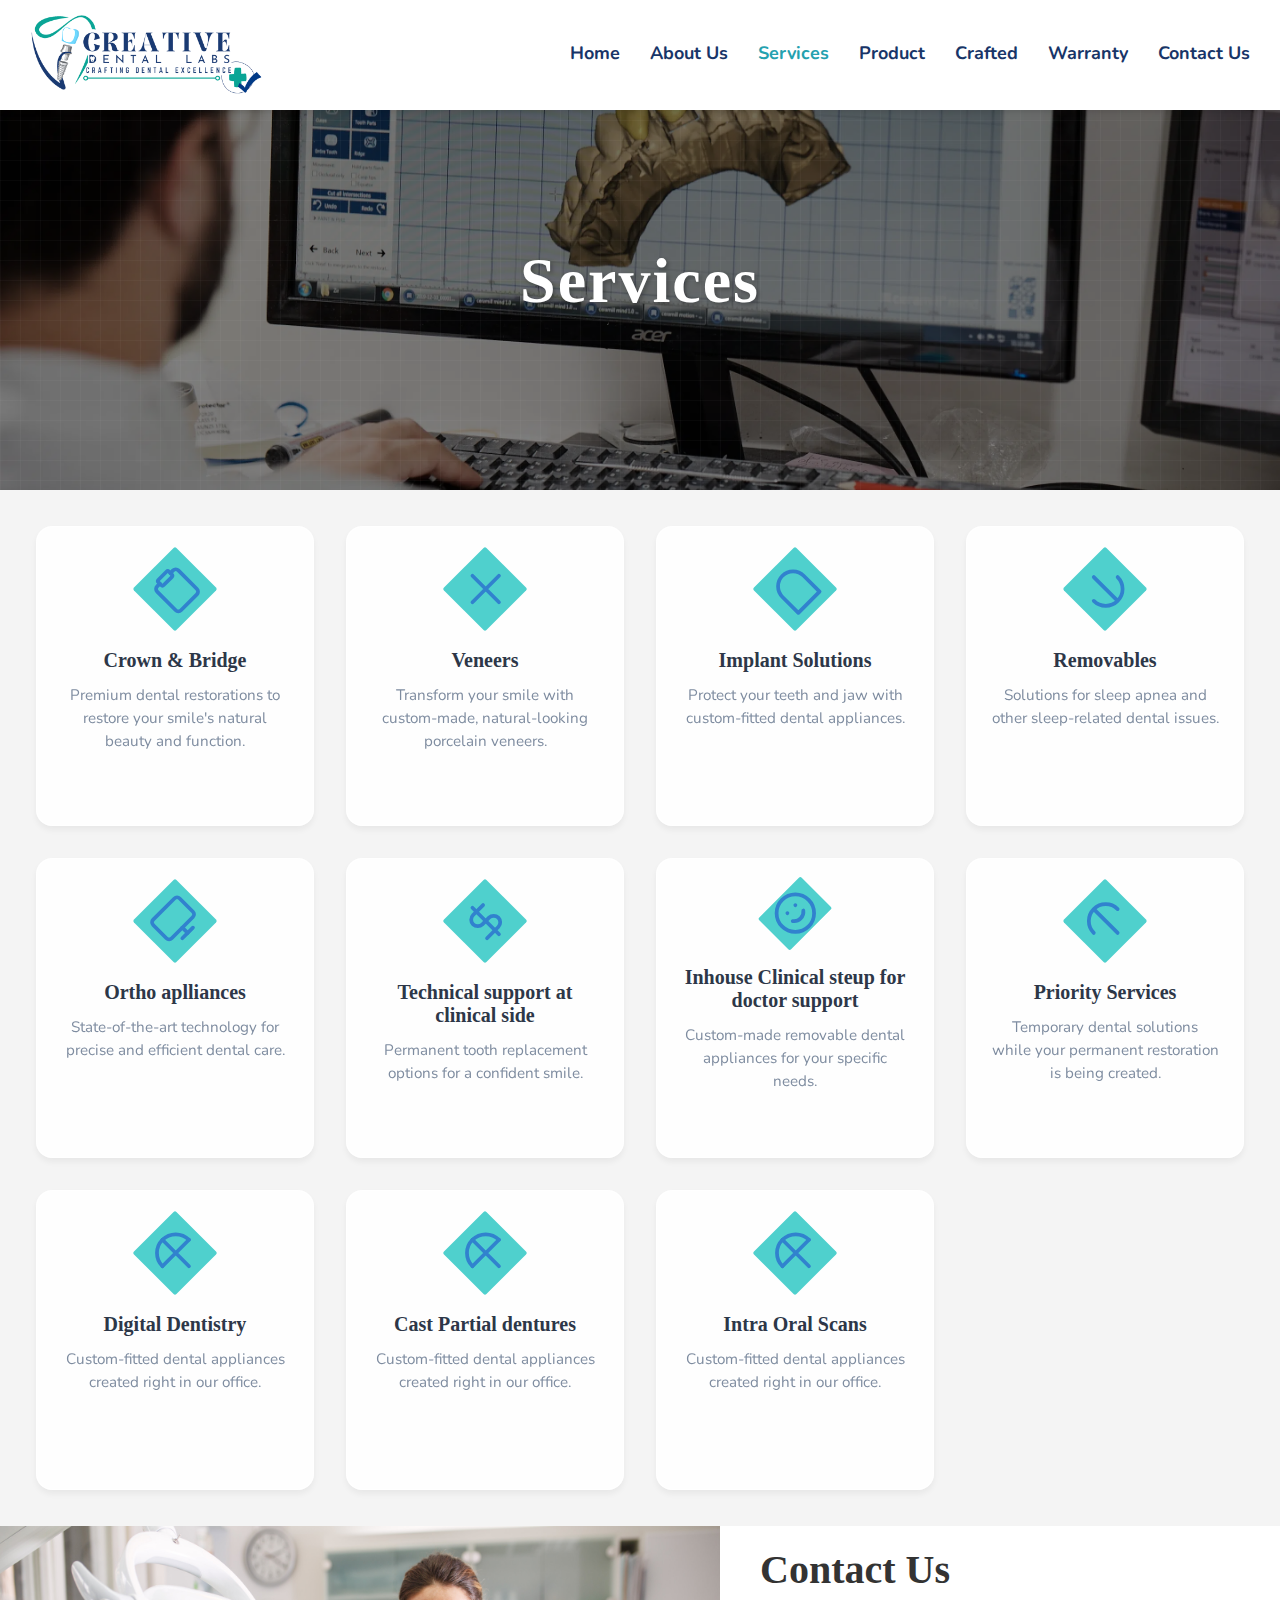
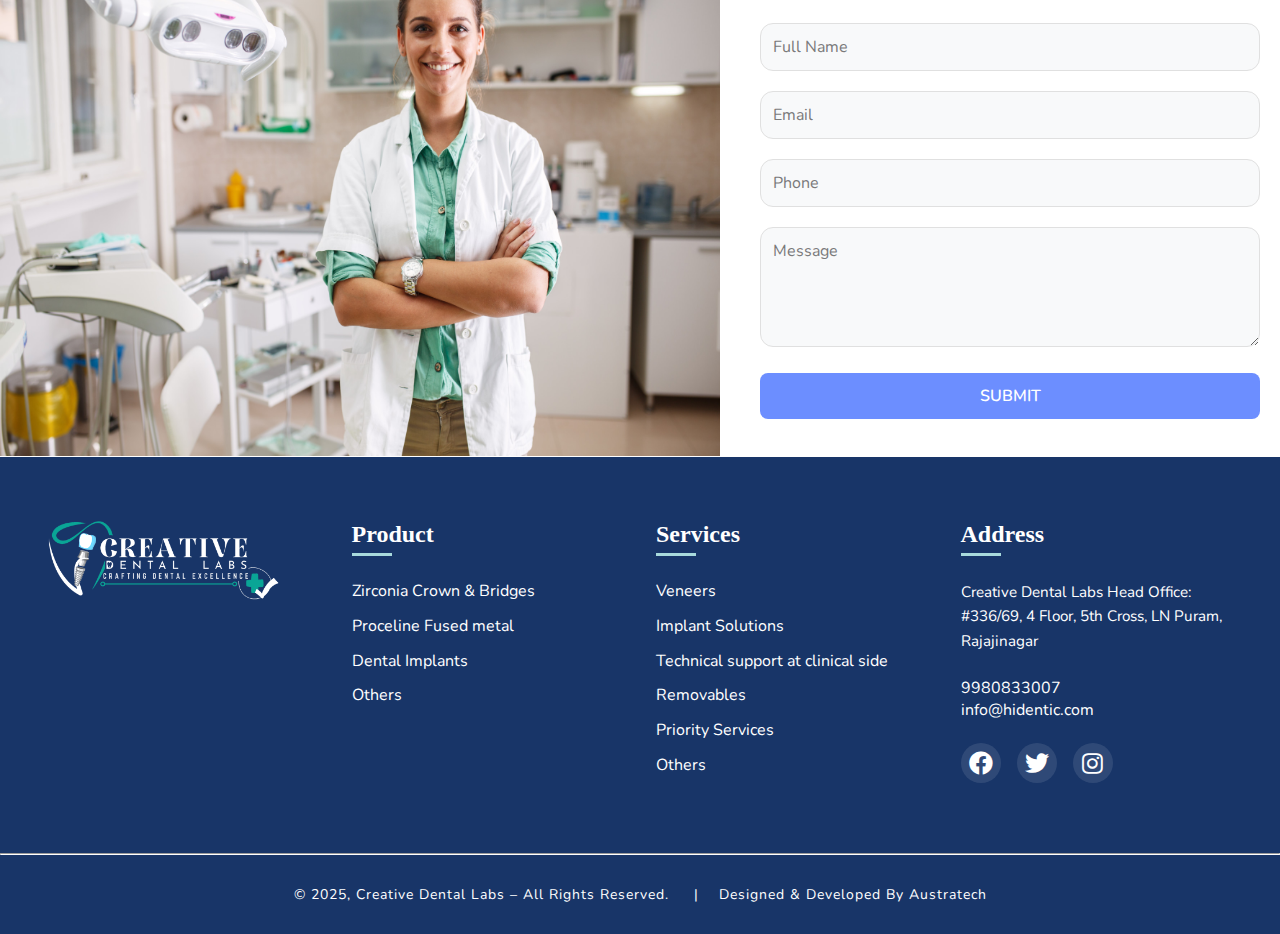
<file: service1.html>
<!DOCTYPE html>
<html lang="en">
<head>
    <meta charset="UTF-8">
    <meta name="viewport" content="width=device-width, initial-scale=1.0">
    <title>Creative Dental Labs Bangalore | Creative Dental Labs Bangalore | Creative Dental Care</title>
    <link rel="stylesheet" href="css/home2.css">
    <link rel="stylesheet" href="css/js_composer.min.css">
    <link rel="stylesheet" href="css/responsive.css">
    <link rel="stylesheet" href="css/style.css">
    <link href="css/style2.css" rel="stylesheet">
    <link rel="stylesheet" href="https://cdnjs.cloudflare.com/ajax/libs/font-awesome/4.7.0/css/font-awesome.min.css">
    <link
        href="https://fonts.googleapis.com/css2?family=Nunito:wght@400;600;700;800&family=Rubik:wght@400;500;600;700&display=swap"
        rel="stylesheet">

    <!-- Icon Font Stylesheet -->
    <link href="https://cdnjs.cloudflare.com/ajax/libs/font-awesome/5.10.0/css/all.min.css" rel="stylesheet">
    <link href="https://cdn.jsdelivr.net/npm/bootstrap-icons@1.4.1/font/bootstrap-icons.css" rel="stylesheet">
    <link rel="icon" type="image/x-icon" href="https://hidenticdentallab.com/img/creative-dental-labs-logo.png">
    <style id='wp-emoji-styles-inline-css' type='text/css'>
        img.wp-smiley,
        img.emoji {
            display: inline !important;
            border: none !important;
            box-shadow: none !important;
            height: 1em !important;
            width: 1em !important;
            margin: 0 0.07em !important;
            vertical-align: -0.1em !important;
            background: none !important;
            padding: 0 !important;
        }
    </style>

    <style id='classic-theme-styles-inline-css' type='text/css'>
        .wp-block-button__link {
            color: #fff;
            background-color: #32373c;
            border-radius: 9999px;
            box-shadow: none;
            text-decoration: none;
            padding: calc(.667em + 2px) calc(1.333em + 2px);
            font-size: 1.125em
        }

        .wp-block-file__button {
            background: #32373c;
            color: #fff;
            text-decoration: none
        }
    </style>
    <style id='global-styles-inline-css' type='text/css'>
        :root {
            --wp--preset--aspect-ratio--square: 1;
            --wp--preset--aspect-ratio--4-3: 4/3;
            --wp--preset--aspect-ratio--3-4: 3/4;
            --wp--preset--aspect-ratio--3-2: 3/2;
            --wp--preset--aspect-ratio--2-3: 2/3;
            --wp--preset--aspect-ratio--16-9: 16/9;
            --wp--preset--aspect-ratio--9-16: 9/16;
            --wp--preset--color--black: #000000;
            --wp--preset--color--cyan-bluish-gray: #abb8c3;
            --wp--preset--color--white: #ffffff;
            --wp--preset--color--pale-pink: #f78da7;
            --wp--preset--color--vivid-red: #cf2e2e;
            --wp--preset--color--luminous-vivid-orange: #ff6900;
            --wp--preset--color--luminous-vivid-amber: #fcb900;
            --wp--preset--color--light-green-cyan: #7bdcb5;
            --wp--preset--color--vivid-green-cyan: #00d084;
            --wp--preset--color--pale-cyan-blue: #8ed1fc;
            --wp--preset--color--vivid-cyan-blue: #0693e3;
            --wp--preset--color--vivid-purple: #9b51e0;
            --wp--preset--gradient--vivid-cyan-blue-to-vivid-purple: linear-gradient(135deg, rgba(6, 147, 227, 1) 0%, rgb(155, 81, 224) 100%);
            --wp--preset--gradient--light-green-cyan-to-vivid-green-cyan: linear-gradient(135deg, rgb(122, 220, 180) 0%, rgb(0, 208, 130) 100%);
            --wp--preset--gradient--luminous-vivid-amber-to-luminous-vivid-orange: linear-gradient(135deg, rgba(252, 185, 0, 1) 0%, rgba(255, 105, 0, 1) 100%);
            --wp--preset--gradient--luminous-vivid-orange-to-vivid-red: linear-gradient(135deg, rgba(255, 105, 0, 1) 0%, rgb(207, 46, 46) 100%);
            --wp--preset--gradient--very-light-gray-to-cyan-bluish-gray: linear-gradient(135deg, rgb(238, 238, 238) 0%, rgb(169, 184, 195) 100%);
            --wp--preset--gradient--cool-to-warm-spectrum: linear-gradient(135deg, rgb(74, 234, 220) 0%, rgb(151, 120, 209) 20%, rgb(207, 42, 186) 40%, rgb(238, 44, 130) 60%, rgb(251, 105, 98) 80%, rgb(254, 248, 76) 100%);
            --wp--preset--gradient--blush-light-purple: linear-gradient(135deg, rgb(255, 206, 236) 0%, rgb(152, 150, 240) 100%);
            --wp--preset--gradient--blush-bordeaux: linear-gradient(135deg, rgb(254, 205, 165) 0%, rgb(254, 45, 45) 50%, rgb(107, 0, 62) 100%);
            --wp--preset--gradient--luminous-dusk: linear-gradient(135deg, rgb(255, 203, 112) 0%, rgb(199, 81, 192) 50%, rgb(65, 88, 208) 100%);
            --wp--preset--gradient--pale-ocean: linear-gradient(135deg, rgb(255, 245, 203) 0%, rgb(182, 227, 212) 50%, rgb(51, 167, 181) 100%);
            --wp--preset--gradient--electric-grass: linear-gradient(135deg, rgb(202, 248, 128) 0%, rgb(113, 206, 126) 100%);
            --wp--preset--gradient--midnight: linear-gradient(135deg, rgb(2, 3, 129) 0%, rgb(40, 116, 252) 100%);
            --wp--preset--font-size--small: 13px;
            --wp--preset--font-size--medium: 20px;
            --wp--preset--font-size--large: 36px;
            --wp--preset--font-size--x-large: 42px;
            --wp--preset--spacing--20: 0.44rem;
            --wp--preset--spacing--30: 0.67rem;
            --wp--preset--spacing--40: 1rem;
            --wp--preset--spacing--50: 1.5rem;
            --wp--preset--spacing--60: 2.25rem;
            --wp--preset--spacing--70: 3.38rem;
            --wp--preset--spacing--80: 5.06rem;
            --wp--preset--shadow--natural: 6px 6px 9px rgba(0, 0, 0, 0.2);
            --wp--preset--shadow--deep: 12px 12px 50px rgba(0, 0, 0, 0.4);
            --wp--preset--shadow--sharp: 6px 6px 0px rgba(0, 0, 0, 0.2);
            --wp--preset--shadow--outlined: 6px 6px 0px -3px rgba(255, 255, 255, 1), 6px 6px rgba(0, 0, 0, 1);
            --wp--preset--shadow--crisp: 6px 6px 0px rgba(0, 0, 0, 1);
        }

        :where(.is-layout-flex) {
            gap: 0.5em;
        }

        :where(.is-layout-grid) {
            gap: 0.5em;
        }

        body .is-layout-flex {
            display: flex;
        }

        .is-layout-flex {
            flex-wrap: wrap;
            align-items: center;
        }

        .is-layout-flex> :is(*, div) {
            margin: 0;
        }

        body .is-layout-grid {
            display: grid;
        }

        .is-layout-grid> :is(*, div) {
            margin: 0;
        }

        :where(.wp-block-columns.is-layout-flex) {
            gap: 2em;
        }

        :where(.wp-block-columns.is-layout-grid) {
            gap: 2em;
        }

        :where(.wp-block-post-template.is-layout-flex) {
            gap: 1.25em;
        }

        :where(.wp-block-post-template.is-layout-grid) {
            gap: 1.25em;
        }

        .has-black-color {
            color: var(--wp--preset--color--black) !important;
        }

        .has-cyan-bluish-gray-color {
            color: var(--wp--preset--color--cyan-bluish-gray) !important;
        }

        .has-white-color {
            color: var(--wp--preset--color--white) !important;
        }

        .has-pale-pink-color {
            color: var(--wp--preset--color--pale-pink) !important;
        }

        .has-vivid-red-color {
            color: var(--wp--preset--color--vivid-red) !important;
        }

        .has-luminous-vivid-orange-color {
            color: var(--wp--preset--color--luminous-vivid-orange) !important;
        }

        .has-luminous-vivid-amber-color {
            color: var(--wp--preset--color--luminous-vivid-amber) !important;
        }

        .has-light-green-cyan-color {
            color: var(--wp--preset--color--light-green-cyan) !important;
        }

        .has-vivid-green-cyan-color {
            color: var(--wp--preset--color--vivid-green-cyan) !important;
        }

        .has-pale-cyan-blue-color {
            color: var(--wp--preset--color--pale-cyan-blue) !important;
        }

        .has-vivid-cyan-blue-color {
            color: var(--wp--preset--color--vivid-cyan-blue) !important;
        }

        .has-vivid-purple-color {
            color: var(--wp--preset--color--vivid-purple) !important;
        }

        .has-black-background-color {
            background-color: var(--wp--preset--color--black) !important;
        }

        .has-cyan-bluish-gray-background-color {
            background-color: var(--wp--preset--color--cyan-bluish-gray) !important;
        }

        .has-white-background-color {
            background-color: var(--wp--preset--color--white) !important;
        }

        .has-pale-pink-background-color {
            background-color: var(--wp--preset--color--pale-pink) !important;
        }

        .has-vivid-red-background-color {
            background-color: var(--wp--preset--color--vivid-red) !important;
        }

        .has-luminous-vivid-orange-background-color {
            background-color: var(--wp--preset--color--luminous-vivid-orange) !important;
        }

        .has-luminous-vivid-amber-background-color {
            background-color: var(--wp--preset--color--luminous-vivid-amber) !important;
        }

        .has-light-green-cyan-background-color {
            background-color: var(--wp--preset--color--light-green-cyan) !important;
        }

        .has-vivid-green-cyan-background-color {
            background-color: var(--wp--preset--color--vivid-green-cyan) !important;
        }

        .has-pale-cyan-blue-background-color {
            background-color: var(--wp--preset--color--pale-cyan-blue) !important;
        }

        .has-vivid-cyan-blue-background-color {
            background-color: var(--wp--preset--color--vivid-cyan-blue) !important;
        }

        .has-vivid-purple-background-color {
            background-color: var(--wp--preset--color--vivid-purple) !important;
        }

        .has-black-border-color {
            border-color: var(--wp--preset--color--black) !important;
        }

        .has-cyan-bluish-gray-border-color {
            border-color: var(--wp--preset--color--cyan-bluish-gray) !important;
        }

        .has-white-border-color {
            border-color: var(--wp--preset--color--white) !important;
        }

        .has-pale-pink-border-color {
            border-color: var(--wp--preset--color--pale-pink) !important;
        }

        .has-vivid-red-border-color {
            border-color: var(--wp--preset--color--vivid-red) !important;
        }

        .has-luminous-vivid-orange-border-color {
            border-color: var(--wp--preset--color--luminous-vivid-orange) !important;
        }

        .has-luminous-vivid-amber-border-color {
            border-color: var(--wp--preset--color--luminous-vivid-amber) !important;
        }

        .has-light-green-cyan-border-color {
            border-color: var(--wp--preset--color--light-green-cyan) !important;
        }

        .has-vivid-green-cyan-border-color {
            border-color: var(--wp--preset--color--vivid-green-cyan) !important;
        }

        .has-pale-cyan-blue-border-color {
            border-color: var(--wp--preset--color--pale-cyan-blue) !important;
        }

        .has-vivid-cyan-blue-border-color {
            border-color: var(--wp--preset--color--vivid-cyan-blue) !important;
        }

        .has-vivid-purple-border-color {
            border-color: var(--wp--preset--color--vivid-purple) !important;
        }

        .has-vivid-cyan-blue-to-vivid-purple-gradient-background {
            background: var(--wp--preset--gradient--vivid-cyan-blue-to-vivid-purple) !important;
        }

        .has-light-green-cyan-to-vivid-green-cyan-gradient-background {
            background: var(--wp--preset--gradient--light-green-cyan-to-vivid-green-cyan) !important;
        }

        .has-luminous-vivid-amber-to-luminous-vivid-orange-gradient-background {
            background: var(--wp--preset--gradient--luminous-vivid-amber-to-luminous-vivid-orange) !important;
        }

        .has-luminous-vivid-orange-to-vivid-red-gradient-background {
            background: var(--wp--preset--gradient--luminous-vivid-orange-to-vivid-red) !important;
        }

        .has-very-light-gray-to-cyan-bluish-gray-gradient-background {
            background: var(--wp--preset--gradient--very-light-gray-to-cyan-bluish-gray) !important;
        }

        .has-cool-to-warm-spectrum-gradient-background {
            background: var(--wp--preset--gradient--cool-to-warm-spectrum) !important;
        }

        .has-blush-light-purple-gradient-background {
            background: var(--wp--preset--gradient--blush-light-purple) !important;
        }

        .has-blush-bordeaux-gradient-background {
            background: var(--wp--preset--gradient--blush-bordeaux) !important;
        }

        .has-luminous-dusk-gradient-background {
            background: var(--wp--preset--gradient--luminous-dusk) !important;
        }

        .has-pale-ocean-gradient-background {
            background: var(--wp--preset--gradient--pale-ocean) !important;
        }

        .has-electric-grass-gradient-background {
            background: var(--wp--preset--gradient--electric-grass) !important;
        }

        .has-midnight-gradient-background {
            background: var(--wp--preset--gradient--midnight) !important;
        }

        .has-small-font-size {
            font-size: var(--wp--preset--font-size--small) !important;
        }

        .has-medium-font-size {
            font-size: var(--wp--preset--font-size--medium) !important;
        }

        .has-large-font-size {
            font-size: var(--wp--preset--font-size--large) !important;
        }

        .has-x-large-font-size {
            font-size: var(--wp--preset--font-size--x-large) !important;
        }

        :where(.wp-block-post-template.is-layout-flex) {
            gap: 1.25em;
        }

        :where(.wp-block-post-template.is-layout-grid) {
            gap: 1.25em;
        }

        :where(.wp-block-columns.is-layout-flex) {
            gap: 2em;
        }

        :where(.wp-block-columns.is-layout-grid) {
            gap: 2em;
        }

        :root :where(.wp-block-pullquote) {
            font-size: 1.5em;
            line-height: 1.6;
        }
    </style>
    <link rel="stylesheet" href="https://cdnjs.cloudflare.com/ajax/libs/font-awesome/4.7.0/css/font-awesome.min.css">
    <style type="text/css" id="wp-custom-css">
        @media (max-width: 1024px) {
            .inner.home-banner-section-item {
                background-attachment: initial;
            }
        }

        .single-post .blog-single-wrapper ul {
            padding-left: 20px;
            margin: 0;
            list-style: disc;
            margin-bottom: 30px;
            line-height: 1.6;
        }


        /*Hide Captcha badge*/
        .grecaptcha-badge {
            display: none !important;
        }

        li::marker {
            font-weight: 700;
        }

        .blog-caption {
            color: #6b96ff;
            font-weight: 800;
            font-size: 22px;
        }

        #team-about {
            display: flex;
            flex-wrap: wrap;
        }

        /*23 August 2021*/
        div#attachment_2644 {
            float: right;
            text-align: center;
        }

        /*11 Oct 2021*/
        a.scroll-down.scroll-down-banner {
            background: none;
        }

        section#about-wrapper {
            padding-bottom: 0px;
        }

        @media (min-width: 768px) and (max-width: 800px) {
            .team-layout-wrapper.xs-reversed .hide-text.wi-100 .image-column {
                padding-bottom: 15px !important;
            }

            .team-layout-wrapper.xs-reversed .hide-text.wi-100 {
                padding: 0;
                order: 2;
            }

            .team-wrapper-image-content {
                margin-top: 40px;
            }

            .team-wrapper-image-content-no-margin {
                margin-top: 0;
            }

            .team-layout-wrapper .image-column {
                padding-left: 0 !important;
                padding-right: 0 !important;
            }

            .porcelain-labs-wrapper .custom-text-block,
            .team-layout-wrapper.xs-reversed .custom-text-block {
                padding: 40px !important;
            }
        }

        @media (min-width: 801px) and (max-width: 991px) {
            body.page-id-2691 .team-layout-wrapper .vc_col-sm-6 {
                width: 50% !important;
            }

            .team-layout-wrapper.xs-reversed .image-column {
                padding: 0 !important;
            }
        }

        @media (min-width: 992px) and (max-width: 1200px) {
            .team-layout-wrapper.xs-reversed .image-column {
                padding: 0 !important;
            }
        }

        @media (max-width: 767px) {
            .porcelain-labs-wrapper .custom-text-block {
                padding: 40px 20px !important;
            }

            .porcelain-labs-wrapper .custom-text-block h2,
            .team-layout-wrapper .custom-text-block h2 {
                font-size: 24px;
            }

            .team-layout-wrapper .vc_single_image-wrapper.vc_box_border_grey {
                min-height: 1px;
            }

            .team-layout-wrapper .hide-text.wi-100 .custom-text-block {
                /* padding-right: 20px !important; */
            }

            .team-layout-wrapper .image-column {
                padding-left: 0 !important;
                padding-right: 0 !important;
            }

            .team-layout-wrapper .custom-text-block .wpb_wrapper {
                /* padding-right: 25px !important; */
            }

            .team-layout-wrapper .custom-text-block {
                padding-top: 20px !important;
                padding-bottom: 20px !important;
            }

            .team-layout-wrapper.xs-reversed .hide-text.wi-100 {
                padding: 0;
            }

            .team-layout-wrapper.xs-reversed .hide-text.wi-100 .image-column {
                padding-bottom: 15px !important;
            }

            .team-layout-wrapper.xs-reversed .hide-text.wi-100 {
                padding: 0;
                order: 2;
            }

            .team-wrapper-image-content {
                margin-top: 40px;
            }

            .team-wrapper-image-content-no-margin {
                margin-top: 0;
            }

            .team-wrapper-image-content .rel-el.vc_col-sm-3,
            .team-wrapper-image-content .rel-el .wpb_single_image .wpb_wrapper.vc_figure {
                padding-left: 0;
                padding-right: 0;
            }
        }

        .p-0-inner .vc_column-inner {
            padding: 0;
        }

        .popup_show {
            display: none;
        }
    </style>
    <style type="text/css" data-type="vc_shortcodes-default-css">
        .vc_do_btn {
            margin-bottom: 22px;
        }
    </style>
    <style type="text/css" data-type="vc_shortcodes-custom-css">
        .vc_custom_1583826293380 {
            background-color: #4fd0cd !important;
        }

        .vc_custom_1581582467846 {
            padding-top: 40px !important;
            padding-bottom: 40px !important;
        }

        .vc_custom_1581842923839 {
            background-color: #6a96ff !important;
        }

        .vc_custom_1582006057115 {
            margin-top: 0px !important;
            margin-right: 0px !important;
            margin-bottom: 0px !important;
            margin-left: 0px !important;
            background-color: #4d4d53 !important;
        }

        .vc_custom_1622507230242 {
            background-color: #6d9efc !important;
        }

        .vc_custom_1582000477295 {
            padding-top: 70px !important;
            padding-right: 70px !important;
            padding-bottom: 70px !important;
            padding-left: 70px !important;
        }

        .vc_custom_1582000484598 {
            padding-right: 0px !important;
            padding-left: 0px !important;
        }

        .vc_custom_1582024806176 {
            padding-bottom: 20px !important;
        }

        .vc_custom_1692063551183 {
            padding-top: 0px !important;
            padding-right: 0px !important;
            padding-bottom: 30px !important;
            padding-left: 0px !important;
        }

        .vc_custom_1583826252409 {
            padding-top: 70px !important;
            padding-right: 70px !important;
            padding-bottom: 70px !important;
            padding-left: 70px !important;
        }

        .vc_custom_1581588821693 {
            padding-top: 0px !important;
        }

        .vc_custom_1640046485240 {
            padding-bottom: 20px !important;
        }

        .vc_custom_1640046552093 {
            padding-bottom: 60px !important;
        }

        .vc_custom_1581827261841 {
            padding-top: 0px !important;
        }

        .vc_custom_1582025408509 {
            padding-top: 0px !important;
            padding-right: 0px !important;
            padding-left: 0px !important;
        }

        .vc_custom_1582025431280 {
            padding-top: 0px !important;
            padding-right: 0px !important;
            padding-left: 0px !important;
        }

        .vc_custom_1582025444072 {
            padding-top: 0px !important;
            padding-right: 0px !important;
            padding-left: 0px !important;
        }

        .vc_custom_1582025461916 {
            padding-top: 0px !important;
            padding-right: 0px !important;
            padding-left: 0px !important;
        }

        .vc_custom_1582711322752 {
            padding-top: 0px !important;
        }

        .vc_custom_1582029290547 {
            padding-bottom: 25px !important;
        }

        .vc_custom_1640046567792 {
            padding-bottom: 25px !important;
        }

        .vc_custom_1582545718890 {
            padding-bottom: 30px !important;
        }

        .vc_custom_1582262191293 {
            padding-bottom: 20px !important;
        }

        .vc_custom_1581581478868 {
            padding-bottom: 30px !important;
        }

        .vc_custom_1581921518105 {
            padding-bottom: 20px !important;
        }

        .vc_custom_1582088580955 {
            padding-bottom: 30px !important;
        }

        .vc_custom_1582262233649 {
            padding-bottom: 20px !important;
        }

        .vc_custom_1582179562454 {
            margin-right: 0px !important;
            margin-left: 0px !important;
            padding-top: 70px !important;
            padding-right: 70px !important;
            padding-bottom: 70px !important;
            padding-left: 70px !important;
        }

        .vc_custom_1582007725548 {
            margin-right: 0px !important;
            margin-left: 0px !important;
            padding-top: 0px !important;
            padding-right: 0px !important;
            padding-bottom: 0px !important;
            padding-left: 0px !important;
        }

        .vc_custom_1582029546755 {
            padding-bottom: 30px !important;
        }

        .vc_custom_1582179685753 {
            padding-bottom: 60px !important;
        }

        .vc_custom_1582009852901 {
            padding-top: 0px !important;
            padding-right: 0px !important;
            padding-left: 0px !important;
        }

        .vc_custom_1582009884080 {
            padding-top: 70px !important;
            padding-right: 70px !important;
            padding-bottom: 70px !important;
            padding-left: 70px !important;
        }

        .vc_custom_1640046671408 {
            padding-bottom: 20px !important;
        }

        .vc_custom_1582009788300 {
            padding-top: 70px !important;
            padding-right: 70px !important;
            padding-bottom: 70px !important;
            padding-left: 70px !important;
        }

        .vc_custom_1582009736667 {
            padding-top: 0px !important;
            padding-right: 0px !important;
            padding-bottom: 0px !important;
            padding-left: 0px !important;
        }

        .vc_custom_1581590313901 {
            padding-bottom: 30px !important;
        }
    </style><noscript>
        <style>
            .wpb_animate_when_almost_visible {
                opacity: 1;
            }
        </style>
    </noscript><noscript>
        <style id="rocket-lazyload-nojs-css">
            .rll-youtube-player,
            [data-lazy-src] {
                display: none !important;
            }
        </style>
    </noscript> <!-- Facebook Pixel Code -->

    <style>
        @media screen and (max-width: 600px) {
            .wpb_wrapper {
                margin-bottom: 33px;
            }
        }

        @media screen and (max-width: 991px) {
            body .vc_custom_1582000477295 {
                margin-left: 6px;
            }
        }

        .site-footer .container {

            padding: 0 10px;
        }

        .vc_custom_1692063551183 {
            padding-top: 0px !important;
            padding-right: 26px !important;
            padding-bottom: 30px !important;
            padding-left: 72px !important;
        }

        @media screen and (max-width:600px) {
            .vc_custom_1581827261841 {
                margin-top: -117px;
            }

            .vc_custom_1583826252409 {
                margin-top: -74px;
            }
        }
    </style>
    <style>
        footer::before {
            background: none;
        }
    </style>

</head>

<body>
    <nav class="navbar">
        <div class="nav-container">
            <div class="logo">
                <img src="img/creative-dental-labs-logo.png" alt="" srcset="">
            </div>
            <button class="hamburger">☰</button>
            <ul class="nav-links">
                <li><a href="index.html" class="active">Home</a></li>
                <li><a href="about.html">About Us</a></li>
                <li><a href="service1.html">Services</a></li>
                <li><a href="product.html">Product</a></li>
                <li><a href="crafted-by-hidentic.html">Crafted</a></li>
                <li><a href="warranty-search.html">Warranty</a></li>
                <li><a href="contact.html">Contact Us</a></li>
            </ul>
        </div>
    </nav>


    <!--end-site-header-->

    <header class="services-header">
        <div class="background-image"></div>
        <div class="overlay"></div>
        <div class="grid-pattern"></div>
        <div class="header-content">
            <h1 class="header-title">Services</h1>
        </div>
    </header>

    <section>
        <div class="container" style="background-color: #f4f4f4;">
            <!-- <h1 class="section-title">Our Dental Services</h1> -->
            <div class="services-grid">
                <a href="#crown-bridge" class="service-link">
                    <div class="service-item service-item-1">
                        <div class="service-icon">
                            <svg viewBox="0 0 24 24" fill="none" stroke="currentColor" stroke-width="2"
                                stroke-linecap="round" stroke-linejoin="round">
                                <path d="M16 4h2a2 2 0 0 1 2 2v14a2 2 0 0 1-2 2H6a2 2 0 0 1-2-2V6a2 2 0 0 1 2-2h2">
                                </path>
                                <rect x="8" y="2" width="8" height="4" rx="1" ry="1"></rect>
                            </svg>
                        </div>
                        <h3 class="service-title">Crown & Bridge</h3>
                        <p class="service-description">Premium dental restorations to restore your smile's
                            natural beauty and function.</p>
                        <span class="learn-more">Learn More →</span>
                    </div>
                </a>

                <a href="#veneers" class="service-link">
                    <div class="service-item service-item-2">
                        <div class="service-icon">
                            <svg viewBox="0 0 24 24" fill="none" stroke="currentColor" stroke-width="2"
                                stroke-linecap="round" stroke-linejoin="round">
                                <path d="M12 2v20M2 12h20"></path>
                            </svg>
                        </div>
                        <h3 class="service-title">Veneers</h3>
                        <p class="service-description">Transform your smile with custom-made, natural-looking
                            porcelain veneers.</p>
                        <span class="learn-more">Learn More →</span>
                    </div>
                </a>

                <a href="#occlusal-appliances" class="service-link">
                    <div class="service-item service-item-3">
                        <div class="service-icon">
                            <svg viewBox="0 0 24 24" fill="none" stroke="currentColor" stroke-width="2"
                                stroke-linecap="round" stroke-linejoin="round">
                                <path d="M12 2a8 8 0 0 0-8 8v12h16V10a8 8 0 0 0-8-8z"></path>
                            </svg>
                        </div>
                        <h3 class="service-title">Implant Solutions
                        </h3>
                        <p class="service-description">Protect your teeth and jaw with custom-fitted dental
                            appliances.</p>
                        <span class="learn-more">Learn More →</span>
                    </div>
                </a>

                <a href="#sleep-medicine" class="service-link">
                    <div class="service-item service-item-4">
                        <div class="service-icon">
                            <svg viewBox="0 0 24 24" fill="none" stroke="currentColor" stroke-width="2"
                                stroke-linecap="round" stroke-linejoin="round">
                                <path d="M12 21a9 9 0 0 0 9-9M12 21a9 9 0 0 1-9-9M12 3v18"></path>
                            </svg>
                        </div>
                        <h3 class="service-title">Removables
                        </h3>
                        <p class="service-description">Solutions for sleep apnea and other sleep-related dental
                            issues.</p>
                        <span class="learn-more">Learn More →</span>
                    </div>
                </a>

                <a href="#digital-dentistry" class="service-link">
                    <div class="service-item service-item-5">
                        <div class="service-icon">
                            <svg viewBox="0 0 24 24" fill="none" stroke="currentColor" stroke-width="2"
                                stroke-linecap="round" stroke-linejoin="round">
                                <rect x="2" y="3" width="20" height="14" rx="2" ry="2"></rect>
                                <line x1="8" y1="21" x2="16" y2="21"></line>
                                <line x1="12" y1="17" x2="12" y2="21"></line>
                            </svg>
                        </div>
                        <h3 class="service-title">Ortho aplliances
                        </h3>
                        <p class="service-description">State-of-the-art technology for precise and efficient
                            dental care.</p>
                        <span class="learn-more">Learn More →</span>
                    </div>
                </a>

                <a href="#implant-solutions" class="service-link">
                    <div class="service-item service-item-6">
                        <div class="service-icon">
                            <svg viewBox="0 0 24 24" fill="none" stroke="currentColor" stroke-width="2"
                                stroke-linecap="round" stroke-linejoin="round">
                                <line x1="12" y1="2" x2="12" y2="22"></line>
                                <path d="M17 5H9.5a3.5 3.5 0 0 0 0 7h5a3.5 3.5 0 0 1 0 7H6"></path>
                            </svg>
                        </div>
                        <h3 class="service-title">Technical support at clinical side
                        </h3>
                        <p class="service-description">Permanent tooth replacement options for a confident
                            smile.</p>
                        <span class="learn-more">Learn More →</span>
                    </div>
                </a>

                <a href="#removables" class="service-link">
                    <div class="service-item service-item-7">
                        <div class="service-icon">
                            <svg viewBox="0 0 24 24" fill="none" stroke="currentColor" stroke-width="2"
                                stroke-linecap="round" stroke-linejoin="round">
                                <path d="M12 2a10 10 0 0 0-10 10c0 5.5 4.5 10 10 10s10-4.5 10-10A10 10 0 0 0 12 2z">
                                </path>
                                <path d="M8 14s1.5 2 4 2 4-2 4-2"></path>
                                <line x1="9" y1="9" x2="9.01" y2="9"></line>
                                <line x1="15" y1="9" x2="15.01" y2="9"></line>
                            </svg>
                        </div>
                        <h3 class="service-title">Inhouse Clinical steup for doctor support
                        </h3>
                        <p class="service-description">Custom-made removable dental appliances for your specific
                            needs.</p>
                        <span class="learn-more">Learn More →</span>
                    </div>
                </a>

                <a href="#provisionals" class="service-link">
                    <div class="service-item service-item-8">
                        <div class="service-icon">
                            <svg viewBox="0 0 24 24" fill="none" stroke="currentColor" stroke-width="2"
                                stroke-linecap="round" stroke-linejoin="round">
                                <path d="M21 12a9 9 0 0 0-9-9M3 12a9 9 0 0 1 9-9M12 3v18"></path>
                            </svg>
                        </div>
                        <h3 class="service-title">Priority Services
                        </h3>
                        <p class="service-description">Temporary dental solutions while your permanent
                            restoration is being created.</p>
                        <span class="learn-more">Learn More →</span>
                    </div>
                </a>

                <a href="#thermoforming" class="service-link">
                    <div class="service-item service-item-9">
                        <div class="service-icon">
                            <svg viewBox="0 0 24 24" fill="none" stroke="currentColor" stroke-width="2"
                                stroke-linecap="round" stroke-linejoin="round">
                                <path d="M12 2v20M2 12h20"></path>
                                <path d="M12 2a10 10 0 0 0-10 10"></path>
                                <path d="M12 2a10 10 0 0 1 10 10"></path>
                            </svg>
                        </div>
                        <h3 class="service-title">Digital Dentistry
                        </h3>
                        <p class="service-description">Custom-fitted dental appliances created right in our
                            office.</p>
                        <span class="learn-more">Learn More →</span>
                    </div>
                </a>
                <a href="#thermoforming" class="service-link">
                    <div class="service-item service-item-9">
                        <div class="service-icon">
                            <svg viewBox="0 0 24 24" fill="none" stroke="currentColor" stroke-width="2"
                                stroke-linecap="round" stroke-linejoin="round">
                                <path d="M12 2v20M2 12h20"></path>
                                <path d="M12 2a10 10 0 0 0-10 10"></path>
                                <path d="M12 2a10 10 0 0 1 10 10"></path>
                            </svg>
                        </div>
                        <h3 class="service-title">Cast Partial dentures

                        </h3>
                        <p class="service-description">Custom-fitted dental appliances created right in our
                            office.</p>
                        <span class="learn-more">Learn More →</span>
                    </div>
                </a>
                <a href="#thermoforming" class="service-link">
                    <div class="service-item service-item-9">
                        <div class="service-icon">
                            <svg viewBox="0 0 24 24" fill="none" stroke="currentColor" stroke-width="2"
                                stroke-linecap="round" stroke-linejoin="round">
                                <path d="M12 2v20M2 12h20"></path>
                                <path d="M12 2a10 10 0 0 0-10 10"></path>
                                <path d="M12 2a10 10 0 0 1 10 10"></path>
                            </svg>
                        </div>
                        <h3 class="service-title">Intra Oral Scans

                        </h3>
                        <p class="service-description">Custom-fitted dental appliances created right in our
                            office.</p>
                        <span class="learn-more">Learn More →</span>
                    </div>
                </a>
            </div>
        </div>
    </section>

    <!-- contact-section -->

    <div class="contact-container">
        <div class="contact-image">
            <img src="img/orthodontist.jpeg" alt="Dental professionals working">
        </div>
        <div class="contact-form">
            <h1>Contact Us</h1>
            <form>
                <div class="form-group">
                    <input type="text" class="form-control" placeholder="Full Name" required>
                </div>
                <div class="form-group">
                    <input type="email" class="form-control" placeholder="Email" required>
                </div>
                <div class="form-group">
                    <input type="tel" class="form-control" placeholder="Phone" required>
                </div>
                <div class="form-group">
                    <textarea class="form-control" placeholder="Message" required></textarea>
                </div>
                <button type="submit" class="submit-btn">SUBMIT</button>
            </form>
        </div>
    </div>
    <!-- contact-section-end -->

    <!-- footer start -->
    <footer>
        <div class="container-3">
            <div class="row">
                <div class="col-md-3">
                    <div class="logo">
                        <img src="img/creative-dental-labs-footer-logo.png" alt="Logo">

                    </div>

                </div>
                <div class="col-md-3">
                    <h4>Product</h4>
                    <ul>
                        <li><a href="img/product/img-1.jpg">Zirconia Crown & Bridges</a></li>
                        <li><a href="img/product/img-9.png">Proceline Fused metal</a></li>
                        <li><a href="img/product/img-11.png">Dental Implants</a></li>
                        <li><a href="product.html">Others</a></li>
                    </ul>
                </div>
                <div class="col-md-3">
                    <h4>Services</h4>
                    <ul>
                        <li><a href="service1.html">Veneers</a></li>
                        <li><a href="service1.html">Implant Solutions</a></li>
                        <li><a href="service1.html">Technical support at clinical side</a></li>
                        <li><a href="service1.html">Removables</a></li>
                        <li><a href="service1.html">Priority Services</a></li>
                        <li><a href="service1.html">Others</a></li>

                    </ul>
                </div>
                <div class="col-md-3">
                    <h4>Address</h4>
                    <p>Creative Dental Labs Head Office: #336/69, 4 Floor, 5th Cross, LN Puram, Rajajinagar</p>
                        <a href="tel:9980833007" style="text-decoration:none; color: #ffffff;">9980833007</a><br/>
                        <a href="mailto:info@hidentic.com" style="padding-top:10px !important; text-decoration:none; color: #ffffff;">info@hidentic.com</a><br/><br/>
                    <div class="social-icons">
                        <a href="#"><i class="fab fa-facebook-f"></i></a>
                        <a href="#"><i class="fab fa-twitter"></i></a>
                        <a href="#" class="fa fa-instagram"></a>
                    </div>
                </div>
            </div>
        </div>
        <hr style="border-bottom: 1px solid #ffffff;">
         <div class="footer-container">
                <div class="copyright" style=" text-align: center; position: relative; margin: 30px auto;">
                    © 2025, Creative Dental Labs – All Rights Reserved. &nbsp;&nbsp;&nbsp; | &nbsp;&nbsp;&nbsp;Designed & Developed By 
                    <a href="https://austratech.com.au" target="_blank" style="text-decoration: none;">Austratech</a>
                </div>
            </div>
    </footer>

    <script data-no-minify="1" async src="js/script.js"></script>
    <!-- Template Javascript -->
    <script src="js/main.js"></script>
</body>

</body>

</html>
</file>
<file: css/home2.css>
.site-footer .container {
    padding: 0 10px;
}

.header-section::before {
    background: none;
    content: none;
}

.testimonials-header::before {
    background: none;
    content: none;
}

* {
    margin: 0;
    padding: 0;
    box-sizing: border-box;
    font-family: Nunito, sans-serif;
}


/* ====================================================== */

.navbar {
    background-color: #ffffff;
    padding: 15px 30px;
    box-shadow: 0 2px 5px rgba(0, 0, 0, 0.1);
    position: absolute;
    width: 100%;
    top: 0;
    z-index: 1000;
    border-bottom: 1px solid rgba(256, 256, 256, .1);
}

.nav-container {
    display: flex;
    justify-content: space-between;
    align-items: center;
    /* max-width: 1200px; */
    margin: 0 auto;
}

.logo {
    display: flex;
    align-items: center;
}

.logo span {
    font-size: 24px;
    font-weight: bold;
    color: #20B2AA;
}

.nav-links {
    display: flex;
    gap: 30px;
    list-style: none;
    padding-top: 10px;
}

.nav-links li a {
    text-decoration: none;
    color: #183568;
    font-size: 18px;
    transition: color 0.3s ease;
    font-weight: bold;
}

.nav-links li a:hover {
    color: #24a1af;
}

.nav-links li a.current {
    color: #24a1af;
    /* Current page link in red */
}

.hamburger {
    display: none;
    cursor: pointer;
    background: none;
    border: none;
    font-size: 24px;
    padding: 5px 10px;
}

@media screen and (max-width: 768px) {
    .hamburger {
        display: block;
    }

    .nav-links {
        display: none;
        position: absolute;
        top: 100px;
        left: 0;
        right: 0;
        background: white;
        flex-direction: column;
        padding: 20px;
        gap: 15px;
        box-shadow: 0 2px 5px rgba(0, 0, 0, 0.1);
    }

    .nav-links.active {
        display: flex;
    }

    .nav-links li {
        width: 100%;
        text-align: center;
    }

    .nav-links li a {
        display: block;
        padding: 10px 0;
        color: black;
    }
}



/* ============================================ */
.contact-container {
    display: flex;
    /* max-width: 1200px; */
    /* margin: 0 auto;
    padding: 20px; */
}

.contact-image {
    flex: 0 0 720px;
    margin-right: 20px;
}

.contact-image img {
    width: 100%;
    height: 530px;
}

.contact-form {
    flex: 1;
    padding: 20px;
}

.contact-form h1 {
    font-size: 2.5rem;
    margin-bottom: 30px;
    color: #333;
}

.form-group {
    margin-bottom: 20px;
}

.form-control {
    width: 100%;
    padding: 12px;
    border: 1px solid #e0e0e0;
    border-radius: 8px;
    background-color: #f8f9fa;
    font-size: 16px;
    transition: border-color 0.3s ease;
}

.form-control:focus {
    outline: none;
    border-color: #86b7fe;
    box-shadow: 0 0 0 3px rgba(134, 183, 254, 0.25);
}

textarea.form-control {
    min-height: 120px;
    resize: vertical;
}

.submit-btn {
    width: 100%;
    padding: 12px;
    background-color: #6c8eff;
    color: white;
    border: none;
    border-radius: 8px;
    font-size: 16px;
    font-weight: 600;
    cursor: pointer;
    transition: background-color 0.3s ease;
}

.submit-btn:hover {
    background-color: #5a75e6;
}

/* Mobile Responsiveness */
@media (max-width: 768px) {
    .contact-container {
        flex-direction: column;
    }

    .contact-image {
        margin-right: 0;
        margin-bottom: 20px;
    }

    .contact-form {
        padding: 15px;
        margin-top: -23rem;
    }

    .contact-form h1 {
        font-size: 2rem;
    }
    .contact-image img {
        width: 100%;
        height: 370px;
    }
}

/* ========================================= */
.services-header {
    position: relative;
    width: 100%;
    height: 410px;
    margin-top: 80px;
    overflow: hidden;
}

.background-image {
    position: absolute;
    top: 0;
    left: 0;
    width: 100%;
    height: 100%;
    background-image: url(/img/background-img.webp);
    background-size: cover;
    background-position: center;
    /* filter: brightness(0.7); */
}

.overlay {
    position: absolute;
    top: 0;
    left: 0;
    width: 100%;
    height: 100%;
    background: linear-gradient(rgba(0, 0, 0, 0.5),
            rgba(0, 0, 0, 0.5));
}

.header-content {
    position: relative;
    z-index: 2;
    height: 100%;
    display: flex;
    justify-content: center;
    align-items: center;
    padding: 20px;
}

.header-title {
    color: white;
    font-size: 4rem;
    font-weight: bold;
    text-align: center;
    letter-spacing: 2px;
    text-shadow: 2px 2px 4px rgba(0, 0, 0, 0.3);
    font-family: serif;
}

/* Grid pattern overlay */
.grid-pattern {
    position: absolute;
    top: 0;
    left: 0;
    width: 100%;
    height: 100%;
    background-image:
        linear-gradient(rgba(255, 255, 255, 0.1) 1px, transparent 1px),
        linear-gradient(90deg, rgba(255, 255, 255, 0.1) 1px, transparent 1px);
    background-size: 20px 20px;
    opacity: 0.3;
    pointer-events: none;
}

/* Responsive styles */
@media (max-width: 768px) {
    .services-header {
        height: 300px;
    }

    .header-title {
        font-size: 2rem;
    }
}

@media (max-width: 480px) {
    .services-header {
        height: 250px;
        margin-top: 7rem;
    }

    .header-title {
        font-size: 2rem;
    }
}

/* ========================================== */
.values-container {
    max-width: 1200px;
    margin: 0 auto;
    padding: 40px 20px;
    font-family: Arial, sans-serif;
}

.values-title {
    text-align: center;
    font-size: 2rem;
    color: #333;
    margin-bottom: 50px;
    text-transform: uppercase;
    letter-spacing: 1px;
}

.values-grid {
    display: grid;
    grid-template-columns: repeat(4, 1fr);
    gap: 30px;
    text-align: center;
}

.value-item {
    display: flex;
    flex-direction: column;
    align-items: center;
    padding: 20px;
    transition: transform 0.3s ease;
}

.value-item:hover {
    transform: translateY(-5px);
}

.value-icon {
    width: 100px;
    height: 100px;
    border: 2px solid #333;
    border-radius: 50%;
    display: flex;
    align-items: center;
    justify-content: center;
    margin-bottom: 20px;
}

.value-icon img {
    width: 100px;
    height: 93px;
}

.value-title {
    font-size: 1.25rem;
    font-weight: bold;
    color: #333;
    margin-bottom: 10px;
    text-transform: uppercase;
}

.value-description {
    font-size: 0.9rem;
    color: #666;
    line-height: 1.4;
    text-transform: uppercase;
}

@media (max-width: 968px) {
    .values-grid {
        grid-template-columns: repeat(2, 1fr);
    }
}

@media (max-width: 576px) {
    .values-grid {
        grid-template-columns: 1fr;
    }

    .values-title {
        font-size: 2rem;
    }

    .value-item {
        padding: 15px;
    }
}



/* ========================== */


.hero-section {
    position: relative;
    height: 80vh;
    width: 100%;
    overflow: hidden;
    display: flex;
    align-items: center;
    justify-content: center;
    text-align: center;
    margin-top: 80px;
}

.video-background {
    position: absolute;
    top: 0;
    left: 0;
    width: 100%;
    height: 100%;
    object-fit: cover;
    z-index: -1;
}

.overlay {
    position: absolute;
    top: 0;
    left: 0;
    width: 100%;
    height: 100%;
    background: rgba(0, 0, 0, 0.5);
    z-index: 0;
}

.hero-content {
    position: relative;
    z-index: 1;
    max-width: 800px;
    padding: 20px;
}

.hero-title {
    font-family: "Times New Roman", serif;
    font-size: 3rem;
    color: #ffffff;
    margin-bottom: 30px;
    line-height: 1.2;
    text-shadow: 2px 2px 4px rgba(0, 0, 0, 0.3);
}

.cta-button {
    display: inline-block;
    padding: 15px 30px;
    font-size: 1.1rem;
    color: #ffffff;
    background-color: #4C84FF;
    border: none;
    border-radius: 50px;
    text-decoration: none;
    transition: all 0.3s ease;
    cursor: pointer;
    text-transform: uppercase;
    letter-spacing: 1px;
    font-weight: 500;
    box-shadow: 0 4px 6px rgba(0, 0, 0, 0.1);
}

.cta-button:hover {
    background-color: #3366cc;
    transform: translateY(-2px);
    box-shadow: 0 6px 8px rgba(0, 0, 0, 0.2);
}

@media (max-width: 768px) {
    .hero-title {
        font-size: 2.5rem;
    }

    .cta-button {
        padding: 12px 24px;
        font-size: 1rem;
    }
}

@media (max-width: 480px) {
    .hero-title {
        font-size: 2rem;
    }
}

/* For browsers that don't support video autoplay */
.fallback-image {
    display: none;
    position: absolute;
    top: 0;
    left: 0;
    width: 100%;
    height: 100%;
    object-fit: cover;
    z-index: -1;
}

/* =============================================== */


.dashboard {
    display: flex;
    min-height: 54vh;
}

/* Left Panel Styles */
.info-panel {
    background: #2f3136;
    color: white;
    padding: 40px;
    flex: 0 0 720px;
}

.feature-list {
    margin-top: 30px;
}

.feature-item {
    display: flex;
    align-items: flex-start;
    margin-bottom: 20px;
    gap: 15px;
}

.feature-dot {
    width: 20px;
    height: 20px;
    background: #ffffff;
    border-radius: 50%;
    flex-shrink: 0;
    margin-top: 5px;
}

.cta-button {
    background: #6c8cff;
    color: white;
    padding: 12px 30px;
    border-radius: 25px;
    text-decoration: none;
    display: inline-block;
    margin-top: 30px;
    transition: background 0.3s;
}

.cta-button:hover {
    background: #5573e0;
}

/* Content Grid Styles */
.content-grid {
    /* flex: 1; */
    /* padding: 20px; */
    display: grid;
    grid-template-columns: repeat(2, 1fr);
    /* gap: 20px;*/
}

.grid-item {
    position: relative;
    /* border-radius: 8px; */
    overflow: hidden;
    aspect-ratio: 16/16;
    background: white;
    box-shadow: 0 2px 10px rgba(0, 0, 0, 0.1);
}

.grid-item img {
    width: 100%;
    height: 100%;
    object-fit: cover;
}

.grid-item-content {
    position: absolute;
    bottom: 0;
    left: 0;
    right: 0;
    padding: 20px;
    background: linear-gradient(transparent, rgba(0, 0, 0, 0.7));
    color: white;
}

.grid-item-title {
    font-size: 1.2rem;
    font-weight: bold;
    margin-bottom: 10px;
}

/* Mobile Responsiveness */
@media (max-width: 1024px) {
    .dashboard {
        flex-direction: column;
    }

    .info-panel {
        flex: none;
        padding: 30px 20px;
    }

    .content-grid {
        grid-template-columns: 1fr;
    }
}

@media (max-width: 600px) {
    .feature-item {
        font-size: 0.9rem;
    }

    .grid-item-title {
        font-size: 1rem;
    }
}


/* ========================================== */

.dental-lab-section {
    display: flex;
    flex-direction: row;
    max-width: 100%;
    background: #fff;
}

.lab-image-container {
    flex: 1;
    position: relative;
    min-height: 600px;
}

.lab-image {
    width: 100%;
    height: 100%;
    object-fit: cover;
    position: sticky;
    top: 0;
}

.lab-content {
    flex: 1;
    padding: 40px;
    background: #fff;
}

.lab-title {
    font-size: 2.5rem;
    color: #333;
    margin-bottom: 25px;
    font-weight: bold;
}

.lab-description {
    margin-bottom: 20px;
}

.highlight-text {
    color: #007bff;
    text-decoration: none;
}

.lab-paragraph {
    margin-bottom: 20px;
}

.quality-section {
    background: #f8f9fa;
    /* padding: 20px; */
    border-radius: 8px;
    /* margin: 20px 0; */
}

.global-reach {
    border-left: 4px solid #007bff;
    padding-left: 15px;
    margin: 20px 0;
}

/* Mobile Responsiveness */
@media screen and (max-width: 1024px) {
    .dental-lab-section {
        flex-direction: column;
    }

    .lab-image-container {
        min-height: 400px;
        position: relative;
    }

    .lab-image {
        position: relative;
    }

    .lab-content {
        padding: 30px 20px;
    }

    .lab-title {
        font-size: 2rem;
    }
}

@media screen and (max-width: 768px) {
    .lab-image-container {
        min-height: 300px;
    }

    .lab-title {
        font-size: 1.8rem;
    }

    .lab-content {
        padding: 20px 15px;
    }
}

/* Animations */
@keyframes fadeIn {
    from {
        opacity: 0;
        transform: translateY(20px);
    }

    to {
        opacity: 1;
        transform: translateY(0);
    }
}

.lab-content {
    animation: fadeIn 0.8s ease-out;
}

/* =================================================== */

.quality-section {
    display: flex;
    min-height: 100vh;
    background: #fff;
}

.quality-content {
    flex: 1;
    padding: 60px;
    background: #6195FF;
    color: white;
    display: flex;
    flex-direction: column;
    justify-content: center;
}

.quality-image {
    flex: 0 0 799px;
    background-size: cover;
    background-position: center;
    min-height: 400px;
}

.quality-image img {
    width: 100%;
    height: 100%;
    object-fit: cover;
}

.quality-title {
    font-size: 2.5rem;
    margin-bottom: 30px;
    font-weight: bold;
}

.quality-description {
    margin-bottom: 25px;
}

.quality-core {
    margin-bottom: 25px;
}

.materials-section,
.collaboration-section {
    margin-top: 30px;
}

.section-title {
    font-size: 1.2rem;
    font-weight: bold;
    margin-bottom: 15px;
}

.section-content {
    margin-bottom: 20px;
}

/* Mobile Responsiveness */
@media screen and (max-width: 1024px) {
    .quality-section {
        flex-direction: column-reverse;
    }

    .quality-content {
        padding: 40px 30px;
    }

    .quality-title {
        font-size: 2rem;
    }

    .quality-image {
        min-height: 300px;
    }
}

@media screen and (max-width: 768px) {
    .quality-content {
        padding: 30px 20px;
    }

    .quality-title {
        font-size: 1.8rem;
        margin-bottom: 20px;
    }

    .quality-image {
        min-height: 250px;
    }

    .section-title {
        font-size: 1.1rem;
    }
}

/* Animation */
@keyframes fadeInUp {
    from {
        opacity: 0;
        transform: translateY(20px);
    }

    to {
        opacity: 1;
        transform: translateY(0);
    }
}

.quality-content>* {
    animation: fadeInUp 0.6s ease-out forwards;
}


/* ======================================== */
/* Main Container */
.main-container {
    display: flex;
    min-height: 100vh;
}

/* Content Section */
.content-section {
    flex: 1;
    padding: 3rem;
    background: linear-gradient(135deg, #4a90e2, #357abd);
    color: white;
    display: flex;
    align-items: center;
}

.content-container {
    width: 100%;
}

.company-title {
    font-size: 2.5rem;
    margin-bottom: 2rem;
    font-weight: bold;
}

.address-details {
    font-size: 1.1rem;
    line-height: 1.8;
    margin-bottom: 1.5rem;
}

.contact-info {
    font-size: 1.1rem;
    line-height: 1.8;
}

.contact-info a {
    color: white;
    text-decoration: none;
}

.contact-info a:hover {
    text-decoration: underline;
}

/* Map Section */
.map-section {
    flex: 1;
    min-height: 100vh;
}

.map-container {
    width: 100%;
    height: 100%;
}

.map-container iframe {
    width: 100%;
    height: 100%;
    border: none;
}

/* Mobile Responsiveness */
@media (max-width: 768px) {
    .main-container {
        flex-direction: column;
    }

    .content-section {
        padding: 2rem 1.5rem;
        min-height: auto;
    }

    .company-title {
        font-size: 1.8rem;
        margin-bottom: 1.5rem;
    }

    .address-details,
    .contact-info {
        font-size: 1rem;
        line-height: 1.6;
    }

    .map-section {
        min-height: 300px;
    }
}

/* =============================================== */

.team-section {
    max-width: 1200px;
    margin: 0 auto;
    padding: 40px 20px;
    font-family: -apple-system, BlinkMacSystemFont, 'Segoe UI', Roboto, sans-serif;
}

.team-header {
    text-align: center;
    margin-bottom: 40px;
}

.team-header h1 {
    font-size: 2rem;
    margin-bottom: 12px;
    position: relative;
    display: inline-block;
}



.team-header p {
    color: #666;
    font-size: 1.1rem;
}

.filter-buttons {
    display: flex;
    justify-content: center;
    gap: 12px;
    margin-bottom: 32px;
    flex-wrap: wrap;
}

.filter-button {
    padding: 8px 16px;
    border: none;
    background: transparent;
    cursor: pointer;
    font-size: 0.9rem;
    color: #666;
    transition: all 0.3s ease;
    border-radius: 20px;
}

.filter-button:hover {
    background: #f0f0f0;
}

.filter-button.active {
    background: #000;
    color: white;
}

.team-grid {
    display: grid;
    grid-template-columns: repeat(auto-fill, minmax(250px, 1fr));
    gap: 24px;
}

.team-member {
    position: relative;
    border-radius: 12px;
    overflow: hidden;
    transition: transform 0.3s ease;
}

.team-member:hover {
    transform: translateY(-5px);
}

.team-member img {
    width: 100%;
    height: 300px;
    object-fit: cover;
    display: block;
}

.member-info {
    position: absolute;
    bottom: 0;
    left: 0;
    right: 0;
    background: white;
    padding: 16px;
    border-radius: 12px;
    margin: 12px;
    box-shadow: 0 4px 6px rgba(0, 0, 0, 0.1);
}

.member-info h3 {
    margin: 0;
    font-size: 1.1rem;
    margin-bottom: 4px;
}

.member-info p {
    margin: 0;
    font-size: 0.9rem;
    color: #666;
}

@media (max-width: 768px) {
    .team-grid {
        grid-template-columns: repeat(auto-fill, minmax(200px, 1fr));
    }
}

/* ======================================= */
.intro-mission-section-2 {
    display: flex;
    flex-direction: column;
    align-items: center;
    padding: 2rem;
    background-color:#efefef;
    color: var(--text-color, #333);
}

.main-heading-2 {
    font-size: 2rem;
    font-weight: bold;
    text-align: center;
    margin-bottom: 2rem;
    color: #24a1af;
}

.content-wrapper-2 {
    display: flex;
    justify-content: space-between;
    align-items: center;
    flex-wrap: wrap;
    gap: 2rem;
    width: 100%;
    max-width: 1200px;
}

.text-content-2 {
    flex: 1;
    min-width: 300px;
}

.section-title-2 {
    font-size: 1.8rem;
    font-weight: bold;
    margin-bottom: 1rem;
}

.section-description-2 {
    font-size: 1rem;
    line-height: 1.6;
    margin-bottom: 1.5rem;
}

.image-content-2 {
    flex: 1;
    min-width: 200px;
    display: flex;
    flex-direction: column;
    align-items: center;
    text-align: center;
}

.round-image-2 {
    width: 250px;
    height: 250px;
    object-fit: cover;
    border-radius: 50%;
    margin-bottom: 1rem;
    border: 5px solid #ffffff;
}

.doctor-info-2 {
    margin-top: 1rem;
}

.doctor-name-2 {
    font-size: 1.5rem;
    font-weight: bold;
    color: var(--secondary-color, #162D3A);
}

.doctor-role-2 {
    font-size: 1rem;
    color: var(--ternary-color, #80AAC2);
}

/* Mobile Compatibility */
@media screen and (max-width: 768px) {
    .content-wrapper-2 {
        flex-direction: column;
        gap: 1.5rem;
    }

    .round-image-2 {
        width: 200px;
        height: 200px;
    }

    .section-title-2 {
        font-size: 1.5rem;
    }

    .section-description-2 {
        font-size: 0.9rem;
    }

    .doctor-name-2 {
        font-size: 1.3rem;
    }

    .doctor-role-2 {
        font-size: 0.9rem;
    }
}
</file>
<file: css/responsive.css>
.btn.btn-bg p {
    margin: 0 !important
}

.img-group figure div {
    height: 340px
}

.img-group figure div img {
    height: 100%;
    width: 100%;
    -o-object-fit: cover;
    object-fit: cover
}

body .rel-el .left-40 {
    left: 40px
}

.error404 .banner-content,
.page-template-page-thankyou .banner-content {
    padding-left: 15px;
    padding-right: 15px
}

.contact-info-wrapper .text-layout-main-title h2 {
    text-transform: uppercase;
    font-size: 24px;
    margin-bottom: 10px
}

.contact-info-wrapper iframe {
    height: 400px
}

.contact-info-wrapper .info p {
    margin-bottom: 5px;
    word-break: break-all
}

.contact-info-wrapper p {
    line-height: 2
}

@media screen and (max-height:412px) {
    .error404 .banner-content {
        top: 0;
        padding-top: 40px;
        padding-bottom: 40px;
        -webkit-transform: none;
        -ms-transform: none;
        transform: none
    }

    .thank-u-banner-logo {
        max-width: 150px;
        margin: auto;
        margin-bottom: 40px
    }

    .error-banner .thank-u-banner-text span {
        margin-bottom: 12px
    }

    .error-text,
    .banner-content h1 {
        margin-bottom: 15px
    }
}

@media only screen and (max-width:1900px) and (min-width:1678px) {
    .text-bg-overlay.type-2 {
        right: -260px;
        left: auto
    }
}

@media only screen and (max-width:1000px) and (min-width:768px) {
    .collage-imgs figure div {
        height: 240px
    }

    .rel-el .item-button,
    .caption.type-1 {
        left: 10px;
        bottom: 10px
    }

    .caption.type-2 h4,
    .caption.type-1 h4,
    .page-template-page-news .news-section-wrapper .item .item-wrap h3 {
        font-size: 14px
    }

    .collage-imgs .no-bg-btn a {
        font-size: 14px !important
    }
}

@media screen and (min-width:1400px) {
    .testimonial-slider {
        max-height: 470px;
        overflow: hidden
    }
}

@media screen and (max-width:1400px) {
    .text-item .vc_column-inner {
        margin-left: 0
    }

    .text-bg-overlay.type-2 {
        top: auto
    }

    video {
        top: 0 !important;
        -o-object-fit: cover;
        object-fit: cover;
        height: 100% !important
    }

    .rel-el .item-button,
    .caption.type-1 {
        left: 10px;
        bottom: 10px
    }
}

@media screen and (max-width:1299px) {

    .mh-400,
    .mh-472,
    .mh-515,
    .mh-492,
    .mh-330,
    .mh-260 {
        overflow: initial;
        max-height: initial
    }

    .news-section-wrapper .item-wrap h2 {
        margin-bottom: 0
    }

    .text-bg-overlay {
        top: 37px;
        left: -150px;
        font-size: 120px
    }

    .site-header.home .top-header-info li a i {
        font-size: 18px
    }

    .site-header.home .top-header-info li a {
        font-size: 10px
    }

    .search-btn {
        margin-left: 30px
    }

    .searchbox-open {
        min-width: 200px
    }

    .site-header-right a {
        font-size: 12px
    }

    .site-header .container-fluid {
        padding: 0 60px
    }

    .primary-menu li {
        padding-right: 30px
    }

    .header-nav-cta-btn {
        padding-left: 30px
    }

    .menu-item-has-children:before {
        right: 18px;
        top: 17px;
        font-size: 9px
    }

    .site-branding {
        max-width: 120px
    }
}

@media screen and (max-width:1199px) {
    .text-bg-overlay.type-2 {
        right: -440px
    }

    .text-layout-title h4 {
        font-size: 24px
    }

    .collage-imgs.type-2.wpb_column.vc_column_container.vc_col-sm-6,
    .latest-news-wrapper .color-styling-white {
        width: 100%
    }
}

@media screen and (max-width:1024px) {
    .contact-info-wrapper .vc_custom_1582031509139 {
        padding: 40px !important
    }

    .page-id-1511 .landing-form {
        margin-right: 0
    }

    body .text-layout-wrapper-bg {
        padding: 40px !important
    }

    .text-layout-wrapper-bg .vc_column_container {
        padding: 0
    }

    .text-layout-wrapper-bg .vc_column_container.vc_col-sm-12 {
        padding: 0 15px
    }

    .dot-listing-items li {
        padding-left: 30px
    }

    .dot-listing-items li:before {
        height: 20px;
        width: 20px;
        top: 2px
    }

    .dot-listing-items li {
        max-width: 150px
    }

    .news-section-wrapper .item .item-wrap h3 {
        font-size: 44px;
        margin-bottom: 15px
    }

    .hide-text p {
        display: none
    }

    .team-layout-wrapper .vc_col-sm-3 {
        width: 33.33%
    }

    .team-layout-wrapper .vc_col-sm-6 {
        width: 33.33% !important
    }

    .rel-el {
        height: 300px;
        overflow: hidden
    }

    .collage-imgs .rel-el {
        height: auto
    }

    .pa-40 .vc_column-inner,
    body .vc_custom_1581246901400,
    .porcelain-labs-wrapper .vc_custom_1581484420232 {
        padding: 40px !important
    }

    .block-title {
        max-width: 250px;
        margin-bottom: 40px
    }

    .hide-text .wpb_content_element {
        padding: 40px !important
    }
}

@media screen and (min-width:991px) {
    .fixed-header {
        background: #fff;
        position: fixed;
        top: 0;
        left: 0;
        right: 0;
        -webkit-box-shadow: 0 3px 12px rgba(0, 0, 0, .13);
        box-shadow: 0 3px 12px rgba(0, 0, 0, .13);
        -webkit-animation: slideInDown .5s ease;
        animation: slideInDown .5s ease
    }

    .fixed-header .primary-menu a {
        color: #282828;
        display: -webkit-box;
        display: -ms-flexbox;
        display: flex;
        -webkit-box-align: center;
        -ms-flex-align: center;
        align-items: center;
        height: 100%;
        width: 100%
    }

    .fixed-header .primary-menu .sub-menu a {
        color: #85cad9
    }

    .fixed-header .primary-menu .sub-menu {
        top: 100%
    }

    .hamburger-menu {
        display: none
    }

    .site-logo {
        top: 40px
    }

    .menu-dropdown .drop-menu,
    .hamburger-menu {
        visibility: hidden
    }

    .primary-menu>li:hover .drop-menu {
        visibility: visible;
        opacity: 1;
        top: 100%
    }

    .menu-dropdown .drop-menu {
        position: absolute;
        top: 110%;
        padding: 0;
        left: 0;
        width: 200px;
        -webkit-transition: all 0.5s ease;
        -o-transition: all 0.5s ease;
        transition: all 0.5s ease;
        opacity: 0;
        background: #fff;
        z-index: 999;
        -webkit-box-shadow: -10px 10px 30px rgba(0, 0, 0, .5);
        box-shadow: -10px 10px 30px rgba(0, 0, 0, .5)
    }

    .drop-menu:before {
        content: "";
        position: absolute;
        left: -90px;
        top: -10px;
        right: 0;
        margin: 0 auto;
        width: 0;
        height: 0;
        border-left: 10px solid transparent;
        border-right: 10px solid transparent;
        border-bottom: 10px solid #FFF;
        font-size: 0;
        line-height: 0
    }
}

@media screen and (max-width:991px) {
    .page-template-page-competitionthankyou-php .landing-bg-overlay .text-wrap {
        padding-right: 0
    }

    .copyright span {
        display: block;
        margin-top: 5px
    }

    .page-id-1511 .landing-form {
        margin-right: auto;
        margin-top: 20px;
        margin-left: auto
    }

    .page-id-1511 .landing-bg-overlay .text-wrap {
        padding-right: 0
    }

    .page-template-page-competitionthankyou .bottom-header .site-branding,
    .page-id-1511 .bottom-header .site-branding,
    .single-team .site-header .site-branding {
        display: none
    }

    .single-team .team-single-wrap {
        padding-top: 50px
    }

    .site-header.home .header-nav-cta-btn .btn:hover {
        background: transparent
    }

    .font-sm-txt p,
    p,
    .dot-listing li,
    .page-id-1520 .privacy-page .wpb_content_element .wpb_wrapper p,
    .page-id-1520 .privacy-page .wpb_content_element .wpb_wrapper ol li,
    .page-id-1520 .privacy-page .wpb_content_element .wpb_wrapper a,
    .dot-listing li a,
    .listing-item p,
    .listing-item p a,
    .wpb_content_element .wpb_wrapper ul li,
    .newsletter-wrapper .desc,
    .font-sm-txt p span,
    .latest-news-wrapper .dot-listing li {
        font-size: 15px
    }

    .page-id-1520 .privacy-page .wpb_content_element .wpb_wrapper ol {
        padding-left: 25px
    }

    .primary-menu li .sub-menu {
        -webkit-transition: none;
        -o-transition: none;
        transition: none
    }

    .shade-taking .text-item .vc_column-inner {
        max-width: 100%
    }

    .page-id-1520 .privacy-page .wpb_content_element .wpb_wrapper p strong {
        font-size: 16px
    }

    .shade-taking.f-d {
        -webkit-box-orient: vertical;
        -webkit-box-direction: normal;
        -ms-flex-direction: column;
        flex-direction: column
    }

    .shade-taking .wi-100 {
        width: 100%
    }

    .choose-list-items .item-wrap {
        margin-bottom: 40px
    }

    .site-header.home .top-header-info li a i {
        font-size: 12px;
        color: #fff
    }

    .header-subscribe-btn {
        margin-left: 20px
    }

    .search-btn {
        position: absolute;
        right: 60px
    }

    .site-header .top-header .container-fluid {
        -webkit-box-pack: start;
        -ms-flex-pack: start;
        justify-content: flex-start
    }

    .site-header .container-fluid {
        padding: 0 15px;
        -webkit-box-pack: center;
        -ms-flex-pack: center;
        justify-content: center
    }

    .top-header-info {
        margin: 0 -15px
    }

    .top-header-info li {
        padding: 0 15px
    }

    .site-branding {
        max-width: 130px
    }

    .scroll-down-icon {
        left: 15px
    }

    .scroll-down-icon span {
        display: none
    }

    .hamburger-menu {
        cursor: pointer;
        padding: 9px 10px;
        right: 0;
        top: 2px;
        visibility: visible;
        z-index: 999;
        display: -webkit-box;
        display: -ms-flexbox;
        display: flex;
        -webkit-box-orient: vertical;
        -webkit-box-direction: normal;
        -ms-flex-direction: column;
        flex-direction: column;
        -webkit-box-align: end;
        -ms-flex-align: end;
        align-items: flex-end;
        position: absolute;
        background: #fff
    }

    .hamburger-menu div {
        width: 25px;
        height: 2px;
        display: block;
        margin: 3px 0;
        -webkit-transition: all 0.6s ease-in-out;
        -o-transition: all 0.6s ease-in-out;
        transition: all 0.6s ease-in-out;
        background: #222;
        text-align: right
    }

    .hamburger-menu.active div {
        background: #222
    }

    .hamburger-menu.active #one,
    .hamburger-menu.active #two,
    .hamburger-menu.active #three {
        background: #333
    }

    .hamburger-menu.active {
        right: 15px;
        position: fixed;
        right: 5px;
        z-index: 99999;
        -webkit-transition: all 600ms ease-in-out;
        -o-transition: all 600ms ease-in-out;
        transition: all 600ms ease-in-out;
        background: transparent
    }

    .hamburger-menu.active #one {
        -webkit-transform: translateY(10px) rotate(-135deg);
        -ms-transform: translateY(10px) rotate(-135deg);
        transform: translateY(10px) rotate(-135deg);
        -webkit-transition: all 0.5s ease-in-out;
        -o-transition: all 0.5s ease-in-out;
        transition: all 0.5s ease-in-out
    }

    .hamburger-menu.active #two {
        opacity: 0;
        -webkit-transition: 0.4s ease;
        -o-transition: 0.4s ease;
        transition: 0.4s ease
    }

    .hamburger-menu.active #three {
        -webkit-transform: translateY(-7px) rotate(-45deg);
        -ms-transform: translateY(-7px) rotate(-45deg);
        transform: translateY(-7px) rotate(-45deg);
        -webkit-transition: all 0.3s linear;
        -o-transition: all 0.3s linear;
        transition: all 0.3s linear
    }

    .site-header-right {
        margin: 0;
        top: 0;
        bottom: 0;
        right: -100%;
        display: block;
        position: fixed;
        z-index: 9999;
        -webkit-transition: all 0.5s linear;
        -o-transition: all 0.5s linear;
        transition: all 0.5s linear;
        width: 100%;
        overflow-y: auto;
        background: #fff
    }

    .site-header-right.show {
        right: 0%
    }

    .primary-menu {
        -ms-flex-wrap: wrap;
        flex-wrap: wrap;
        -webkit-box-orient: unset;
        -webkit-box-direction: unset;
        -ms-flex-direction: unset;
        flex-direction: unset;
        -ms-flex-align: unset;
        -webkit-box-align: unset;
        align-items: unset
    }

    .primary-menu li a:hover,
    .primary-menu li.active a {
        background: transparent
    }

    .primary-menu>li>a {
        font-size: 18px
    }

    .primary-menu li a:hover {
        color: #136acd
    }

    .primary-menu li a {
        color: #333;
        display: inline-block;
        margin-bottom: 20px
    }

    .primary-menu>li {
        text-align: center
    }

    .menu-dropdown .drop-menu {
        position: relative;
        top: auto;
        display: none
    }

    .header-nav-cta-btn {
        padding-left: 0
    }

    .drop-menu {
        padding-left: 0
    }

    .drop-menu li a {
        color: #222;
        margin-bottom: 12px
    }

    .contact-info {
        display: none
    }

    body.show:before {
        content: '';
        position: absolute;
        top: 0;
        bottom: 0;
        left: 0;
        right: 0;
        z-index: 99;
        -webkit-transition: all 0.5s ease;
        -o-transition: all 0.5s ease;
        transition: all 0.5s ease
    }

    .text-bg-overlay {
        top: 47px;
        left: -115px;
        font-size: 100px
    }

    .news-section-wrapper .item .item-wrap h3 {
        font-size: 38px;
        letter-spacing: 2px
    }

    .news-section-wrapper .item-wrap {
        padding: 40px
    }

    .news-section-wrapper .item:first-child .item-wrap {
        padding: 80px 40px
    }

    .contact-title {
        font-size: 32px
    }

    .site-footer .item {
        margin-bottom: 40px
    }

    .site-footer .item.footer-menu-4 {
        margin-bottom: 0
    }

    .footer-menu-4 {
        padding-left: 15px
    }

    .social-share li {
        padding: 0 10px
    }

    .social-share li a {
        font-size: 15px
    }

    body .gap-md-40>.vc_column-inner,
    body .vc_custom_1582000477295,
    body .vc_custom_1581579788694,
    body .vc_custom_1581583232654,
    body .vc_custom_1581589058317,
    body .vc_custom_1581246901400,
    body .vc_custom_1582021378371 {
        padding: 0px !important;
        margin-left: -108px;
        margin-bottom: 169px;
    }

    .aboutus-wrapper p,
    .product-wrapper p,
    .latest-news-wrapper p {
        font-size: 15px
    }

    .heading .desc,
    .testimonial-wrapper .desc,
    .why-choose-us .heading p {
        font-weight: 300;
        font-size: 15px;
        letter-spacing: 0
    }

    .w-50 {
        width: 50%
    }

    .choose-list-items .vc_col-sm-4 {
        margin-bottom: 40px
    }

    .btn a,
    .btn button {
        padding: 12px 20px !important;
        font-size: 12px !important
    }

    .rel-el .author-name {
        left: 20px;
        bottom: 20px
    }
}

@media screen and (max-width:767px) {
    .col-reverse {
        -webkit-box-orient: vertical;
        -webkit-box-direction: reverse;
        -ms-flex-direction: column-reverse;
        flex-direction: column-reverse
    }

    .f-d {
        -webkit-box-orient: vertical;
        -webkit-box-direction: normal;
        -ms-flex-direction: column;
        flex-direction: column
    }

    .wi-100 {
        width: 100% !important
    }
}

@media screen and (max-width:800px) {
    .page-id-1511 .landing-bg-overlay>.color-1 {
        background-size: 60%
    }
}

@media screen and (max-width:768px) {
    .register-form .form-group {
        flex-direction: column
    }

    .site-footer .container {
        padding: 0 40px
    }

    .hamburger-menu {
        top: 7px
    }

    .searchbox {
        height: 30px;
        min-width: 30px
    }

    .searchbox-open {
        min-width: 200px
    }

    .searchbox-input {
        font-size: 13px
    }

    .aboutus-wrapper .item,
    .home-contact-wrapper .item {
        -ms-flex: 0 0 100%;
        -webkit-box-flex: 0;
        flex: 0 0 100%;
        max-width: 100%
    }

    .contact-button {
        top: 0;
        left: 50%;
        -webkit-transform: translate(-50%, -69%);
        -ms-transform: translate(-50%, -69%);
        transform: translate(-50%, -69%)
    }

    .contact-button i {
        -webkit-transform: translate(0, 32px) rotate(90deg);
        -ms-transform: translate(0, 32px) rotate(90deg);
        transform: translate(0, 32px) rotate(90deg)
    }

    .header-subscribe-btn {
        margin-left: 10px
    }

    .landing-banner-section {
        height: calc(100vh - 47px);
        background-attachment: scroll
    }

    body .top-header-info li a {
        font-size: 13px;
        color: #2a2a2a
    }

    .top-header-info li a i {
        font-size: 18px;
        color: #fff
    }

    .text-bg-overlay.type-2 {
        font-size: 125px;
        right: -599px
    }

    .text-bg-overlay {
        top: 18px;
        font-size: 78px
    }

    .banner-content span {
        font-size: 28px
    }

    .banner-content p {
        font-size: 20px;
        letter-spacing: 3px
    }

    .landing-about-wrapper .desc {
        font-size: 20px
    }

    .section-title {
        font-size: 48px;
        letter-spacing: 5px
    }

    .inner-banner-title {
        font-size: 60px
    }

    .inner-banner-title span {
        font-size: 26px
    }

    .news-section-wrapper.inner .item:first-child .item-wrap,
    .p-70 .vc_column-inner {
        padding: 40px !important
    }

    body .vc_column-inner.vc_custom_1582020278277,
    body .p-70 .vc_column-inner {
        padding: 0 40px !important
    }

    .scroll-down i {
        position: relative;
        top: -54px;
        font-size: 16px
    }

    .top-header-info li a {
        letter-spacing: 0;
        -webkit-box-pack: center;
        -ms-flex-pack: center;
        justify-content: center;
        color: #fff;
        text-align: center
    }

    .top-header-info li a i {
        font-size: 0;
        height: 25px;
        width: 25px;
        line-height: 25px;
        background: #6B96FF;
        -webkit-box-pack: center;
        -ms-flex-pack: center;
        justify-content: center;
        border-radius: 50%;
        font-size: 12px;
        margin-right: 5px
    }

    .newsletter-title {
        font-size: 26px
    }

    .searchbox-open>input {
        height: 30px
    }

    .searchbox-icon i {
        height: 30px;
        width: 30px;
        margin-left: 0
    }

    .search-btn {
        right: 42px
    }

    .choose-list-items .item:last-child .item-wrap {
        margin-bottom: 0
    }

    .site-footer.home .footer-logo {
        margin-bottom: 40px
    }

    .vc_custom_1581588371109,
    body .vc_custom_1581588583227,
    body .vc_custom_1581588371109 {
        padding-bottom: 30px !important
    }

    .footer-menu .social-share {
        position: relative
    }

    .searchbox-icon {
        right: 33px
    }

    .btn a,
    .btn button {
        padding: 12px 20px !important
    }

    .btn {
        min-width: 180px
    }

    .btn-1 {
        min-width: auto
    }

    .title-1,
    .about-title h2 {
        font-size: 24px
    }

    .rel-el .item-button,
    .caption.type-1 {
        bottom: 30px;
        left: 30px
    }

    .choose-list-items {
        margin-bottom: 0
    }

    .wi-50 {
        width: 100% !important
    }

    .collage-imgs .vc_col-sm-6 {
        width: 50%;
        float: left
    }

    .choose-list-items .item-wrap,
    .choose-list-items p {
        max-width: 100%
    }

    .team-layout-wrapper .vc_col-sm-3,
    .team-layout-wrapper .vc_col-sm-6 {
        width: 100% !important
    }

    .hide-text p {
        display: block
    }

    .team-layout-wrapper .rel-el .item-button {
        left: 15px
    }

    .text-layout-wrapper .item .vc_column-inner {
        max-width: 100%;
        margin-bottom: 60px
    }

    .text-item .vc_column-inner {
        max-width: 100%;
        padding: 40px !important
    }

    body .text-layout-wrapper {
        max-width: 100%;
        padding: 40px 15px !important
    }

    .page-template-page-news .news-section-wrapper .item-wrap {
        padding-left: 20px
    }

    .page-template-page-news .news-section-wrapper .item:first-child .item-wrap {
        padding: 40px
    }

    .team-layout-wrapper .rel-el .left-40 {
        left: 20px
    }

    .page-template-page-news .news-section-wrapper .item:first-child .item-wrap p {
        padding-bottom: 0
    }
}

@media screen and (max-width:767px) {

    .page-template-page-competitionthankyou .landing-bg-overlay .text-wrap,
    .page-id-1511 .landing-bg-overlay .text-wrap {
        margin-top: 0;
        margin-left: auto;
        margin-right: auto
    }

    .page-id-1511 .landing-bg-overlay .text-wrap {
        padding-right: 0
    }

    .page-id-1511 .landing-bg-overlay>.color-1,
    .page-template-page-competitionthankyou .landing-bg-overlay>.color-1 {
        background-size: cover
    }

    .page-template-page-competitionthankyou .landing-bg-overlay .sent-btn {
        margin-right: 0
    }

    .page-id-1511 .landing-bg-overlay .container-fluid>.row {
        padding-top: 80px;
        padding-bottom: 80px
    }

    .page-template-page-competitionthankyou .landing-bg-overlay .container-fluid>.row {
        padding-top: 150px;
        padding-bottom: 80px
    }

    .page-template-page-competitionthankyou .landing-bg-overlay .sent-btn {
        margin-top: 40px
    }

    .page-template-page-competitionthankyou .landing-bg-overlay .container-fluid>.row {
        height: auto
    }

    .page-template-page-competitionthankyou .landing-bg-overlay .text-wrap {
        text-align: center
    }

    .page-template-page-competitionthankyou .landing-bg-overlay .text-wrap,
    .page-id-1511 .landing-bg-overlay .text-wrap {
        background: #ffffffe6;
        padding: 20px
    }

    .choose-list-items .item {
        -ms-flex: 0 0 100%;
        -webkit-box-flex: 0;
        flex: 0 0 100%;
        max-width: 100%
    }

    .text-bg-overlay.type-2 {
        right: -232px
    }

    .banner-content h1 {
        font-size: 36px;
        padding: 0 15px
    }

    .home-banner-section-item.inner {
        max-height: 340px
    }

    .site-header.home .top-header-info li a {
        font-size: 0
    }

    .site-header.home .top-header-info li a i {
        color: #fff !important;
        font-size: 11px
    }

    .choose-list-items .item {
        margin-bottom: 30px
    }

    .heading .desc,
    .testimonial-wrapper .desc {
        font-size: 15px
    }

    .top-header-info {
        margin: 0 -5px
    }

    .top-header-info li {
        padding: 0 5px
    }

    .collage-imgs figure div {
        height: 220px;
        overflow: hidden
    }

    .caption.type-2 h4,
    .caption.type-1 h4,
    .page-template-page-news .news-section-wrapper .item .item-wrap h3 {
        font-size: 15px;
        letter-spacing: 1px
    }

    .no-bg-btn button,
    .no-bg-btn a {
        font-size: 14px !important
    }

    .no-bg-btn {
        bottom: 15px;
        left: 20px
    }

    .caption.type-2,
    .news-section-wrapper .item .item-wrap h3 {
        left: 20px;
        top: 15px
    }

    .testimonial-wrapper {
        padding: 40px 0
    }

    .news-section-wrapper .item-wrap a {
        font-size: 14px
    }

    .newsletter-wrapper .scroll-down-item {
        top: -30px
    }

    .error404 .home-banner-section-item.inner,
    .page-template-page-thankyou .home-banner-section-item.inner {
        max-height: 100vh
    }

    .error-banner .thank-u-banner-text p,
    .thank-u-banner-text p,
    .error-text {
        font-size: 24px
    }

    .error-banner .thank-u-banner-text span,
    .thank-u-banner-text span,
    .thank-u-banner-text .banner-content p {
        font-size: 15px
    }

    .page-template-page-thankyou .banner-content h1 {
        font-size: 24px
    }

    .error404 .banner-content h1 {
        font-size: 80px
    }
}

@media screen and (max-width:575px) {
    .collage-imgs.type-2 .collage-img-wrap {
        width: 100%;
        height: 325px
    }

    .page-template-page-competitionthankyou .landing-bg-overlay .container-fluid,
    .page-id-1511 .landing-bg-overlay .container-fluid {
        padding-left: 20px;
        padding-right: 20px
    }

    .swp_social_panel:not(.nc_floater):not(.swp_social_panelSide) {
        max-width: 100%
    }

    .landing-bg-overlay .text-wrap {
        max-width: 540px;
        max-width: 541px;
        margin-left: auto;
        margin-right: auto;
        margin-left: auto;
        margin-right: auto
    }

    .swp_social_panel:not(.swp_social_panelSide) div.total_shares.total_sharesalt:nth-child(1) {
        margin-right: 0
    }

    .font-sm {
        font-size: 13px !important
    }

    .thank-u-banner-logo {
        max-width: 150px;
        margin: auto;
        margin-bottom: 40px
    }

    .contact-info-wrapper iframe {
        height: 200px
    }

    .home-contact-form .form-group {
        margin-bottom: 15px
    }

    .block-title {
        max-width: 100%
    }

    .news-section-wrapper .item.gradient-overlay {
        padding-right: 0
    }

    .banner-content p,
    .banner-content span {
        font-size: 16px
    }

    .home-banner-section .banner-content h1 {
        font-size: 34px
    }

    .bottom-header {
        padding-top: 15px
    }

    .news-section-wrapper .item .item-wrap h3 {
        font-size: 24px
    }

    .news-section-wrapper .item-wrap .icon-holder {
        max-width: 70px
    }

    .banner-content span {
        font-size: 26px
    }

    .banner-content p {
        font-size: 26px;
        letter-spacing: 3px
    }

    .error-banner .thank-u-banner-text p,
    .thank-u-banner-text p {
        font-size: 15px;
        letter-spacing: 1px
    }

    .text-bg-overlay.type-2 {
        right: -253px;
        font-size: 80px;
        top: 17px;
        letter-spacing: 7px
    }

    .landing-contact-form {
        padding-left: 40px;
        padding-right: 40px
    }

    .section-title {
        font-size: 28px;
        letter-spacing: 5px
    }

    .landing-about-wrapper .desc {
        font-size: 16px
    }

    .top-header-info {
        margin: 0 -2px
    }

    .top-header-info li {
        padding: 0 2px
    }

    .news-section-wrapper .item .item-wrap h3 {
        font-size: 30px
    }

    .btn-1 {
        font-size: 15px
    }

    .header-subscribe-btn {
        font-size: 11px;
        padding: 5px 10px;
        letter-spacing: 1px;
        margin-left: 0
    }

    .inner-banner-title {
        font-size: 30px
    }

    .inner-banner-title span {
        font-size: 20px
    }

    .inner-banner {
        padding: 30% 0;
        padding-top: 40%
    }

    .section-head span {
        font-size: 18px;
        letter-spacing: 3px
    }

    .section-head {
        font-size: 26px;
        letter-spacing: 3px
    }

    .section-head {
        margin-bottom: 20px
    }

    .scroll-down {
        bottom: -98px
    }

    .aboutus-wrapper .item-wrap,
    .product-wrapper .text-item,
    .latest-news-wrapper .text-item {
        padding: 30px
    }

    .collage-imgs .imgholder .img-caption {
        left: 20px;
        bottom: 20px;
        font-size: 18px
    }

    .aboutus-wrapper p,
    .product-wrapper .text-item p,
    .latest-news-wrapper .text-item p {
        font-size: 15px
    }

    .collage-imgs.type-2 .btn-1 {
        -webkit-transform: translate(0, -30px);
        -ms-transform: translate(0, -30px);
        transform: translate(0, -30px);
        bottom: 15px
    }

    .collage-imgs .btn-1 i {
        padding-left: 0
    }

    .collage-imgs .btn-1:hover i {
        padding-left: 5px
    }

    .collage-imgs .imgholder,
    .collage-imgs.type-2 .imgholder {
        width: 100%;
        float: None
    }

    .footer-menu-list-wrap {
        -webkit-box-orient: vertical;
        -webkit-box-direction: normal;
        -ms-flex-direction: column;
        flex-direction: column;
        margin-bottom: 0
    }

    .dot-listing-items {
        -webkit-box-orient: vertical;
        -webkit-box-direction: normal;
        -ms-flex-direction: column;
        flex-direction: column
    }

    .dot-listing-items .item:first-child {
        margin-bottom: 40px
    }

    .download-form-wrapper {
        padding: 30px;
        padding-bottom: 50px;
        margin-top: 0 !important;
        margin-bottom: 0 !important
    }
}

@media screen and (max-width:540px) {
    .contact-wrapper .content-wrapper {
        padding: 40px
    }

    .product-list-items .img-holder {
        padding-top: 100%
    }

    .our-products-wrapper .item-wrap {
        margin-bottom: 0
    }

    .inner-banner-content h1:before {
        display: none
    }

    .contact-title {
        font-size: 24px;
        letter-spacing: 3px
    }

    .landing-contact-form .form-group {
        margin-bottom: 15px
    }
}

@media screen and (max-width:412px) {

    .banner-content p,
    .banner-content span {
        font-size: 16px
    }
}

@media screen and (max-width:360px) {
    .page-template-page-competitionthankyou .landing-bg-overlay p {
        font-size: 15px
    }

    .page-template-page-competitionthankyou .landing-bg-overlay .text-wrap strong {
        font-size: 16px
    }

    .page-template-page-competitionthankyou .landing-bg-overlay .text-wrap {
        padding: 15px
    }
}

@media screen and (max-width:340px) {
    .cf7sr-g-recaptcha>div {
        transform: scale(.75)
    }

    .cf7sr-g-recaptcha {
        height: 58px
    }

    .subscription-form .cf7sr-g-recaptcha,
    .home-contact-form .cf7sr-g-recaptcha {
        width: 228px
    }
}

@media(max-width:768px) {
    .full-width-column.vc_col-sm-6 {
        width: 100%
    }
}

@media screen and (min-width:768px) {
    .f-d {
     
    }
}

@media(max-width:767px) {
    #price-list-text {
        padding-left: 15px;
        padding-right: 15px
    }
}

@media screen and (max-width:575px) {
    .scroll-down {
        bottom: -70px
    }
}

@media (max-width:991px) {
    li.menu-item-has-children.open .drop-toggler i:before {
        content: '\f068';
        content: ''
    }

    li.menu-item-has-children.open>.drop-toggler i:before {
        content: '\f068'
    }
}

.primary-menu li.menu-item-has-children .sub-menu li.menu-item-has-children .drop-toggler {
    top: 8px
}
</file>
<file: css/style.css>
/* @font-face {
    font-family: "helveticaregular";
    src: url(../../../../../../themes/avantdental/fonts/helvetica-webfont.woff2) format("woff2"), url(../../../../../../themes/avantdental/fonts/helvetica-webfont.woff) format("woff");
    font-weight: 400;
    font-style: normal;
    font-display: swap
}

@font-face {
    font-family: "helveticabold";
    src: url(../../../../../../themes/avantdental/fonts/helvetica-bold-webfont.woff2) format("woff2"), url(../../../../../../themes/avantdental/fonts/helvetica-bold-webfont.woff) format("woff");
    font-weight: 400;
    font-style: normal;
    font-display: swap
}

@font-face {
    font-family: "Helvetica-Light";
    src: url("../../../../../../themes/avantdental/fonts/Helvetica-Light.eot?#iefix") format("embedded-opentype"), url(../../../../../../themes/avantdental/fonts/Helvetica-Light.woff) format("woff"), url("../../../../../../themes/avantdental/fonts/Helvetica-Light.svg#Helvetica-Light") format("svg");
    font-weight: 400;
    font-style: normal;
    font-display: swap
}

@font-face {
    font-family: "helveticabold_oblique";
    src: url(../../../../../../themes/avantdental/fonts/helvetica-boldoblique-webfont.woff2) format("woff2"), url(../../../../../../themes/avantdental/fonts/helvetica-boldoblique-webfont.woff) format("woff");
    font-weight: 400;
    font-style: normal;
    font-display: swap
}

@font-face {
    font-family: "helvetica_compressedregular";
    src: url(../../../../../../themes/avantdental/fonts/helvetica-compressed-5871d14b6903a-webfont.woff2) format("woff2"), url(../../../../../../themes/avantdental/fonts/helvetica-compressed-5871d14b6903a-webfont.woff) format("woff");
    font-weight: 400;
    font-style: normal;
    font-display: swap
}

@font-face {
    font-family: "helveticaoblique";
    src: url(../../../../../../themes/avantdental/fonts/helvetica-oblique-webfont.woff2) format("woff2"), url(../../../../../../themes/avantdental/fonts/helvetica-oblique-webfont.woff) format("woff");
    font-weight: 400;
    font-style: normal;
    font-display: swap
}

@font-face {
    font-family: "helvetica_roundedbold";
    src: url(../../../../../../themes/avantdental/fonts/helvetica-rounded-bold-5871d05ead8de-webfont.woff2) format("woff2"), url(../../../../../../themes/avantdental/fonts/helvetica-rounded-bold-5871d05ead8de-webfont.woff) format("woff");
    font-weight: 400;
    font-style: normal;
    font-display: swap
}

@font-face {
    font-family: "montserrat";
    src: url(../../../../../../themes/avantdental/fonts/montserrat-medium-webfont.woff2) format("woff2"), url(../../../../../../themes/avantdental/fonts/montserrat-medium-webfont.woff) format("woff");
    font-weight: 500;
    font-style: normal;
    font-display: swap
}

@font-face {
    font-family: "montserrat";
    src: url(../../../../../../themes/avantdental/fonts/montserrat-regular-webfont.woff2) format("woff2"), url(../../../../../../themes/avantdental/fonts/montserrat-regular-webfont.woff) format("woff");
    font-weight: 400;
    font-style: normal;
    font-display: swap
}

@font-face {
    font-family: "montserrat";
    src: url(../../../../../../themes/avantdental/fonts/montserrat-thin-webfont.woff2) format("woff2"), url(../../../../../../themes/avantdental/fonts/montserrat-thin-webfont.woff) format("woff");
    font-weight: 200;
    font-style: normal;
    font-display: swap
}

@font-face {
    font-family: "montserrat";
    src: url(../../../../../../themes/avantdental/fonts/montserrat-black-webfont.woff2) format("woff2"), url(../../../../../../themes/avantdental/fonts/montserrat-black-webfont.woff) format("woff");
    font-weight: 900;
    font-style: normal;
    font-display: swap
}

@font-face {
    font-family: "montserrat";
    src: url(../../../../../../themes/avantdental/fonts/montserrat-bold-webfont.woff2) format("woff2"), url(../../../../../../themes/avantdental/fonts/montserrat-bold-webfont.woff) format("woff");
    font-weight: 600;
    font-style: normal;
    font-display: swap
}

@font-face {
    font-family: "montserrat";
    src: url(../../../../../../themes/avantdental/fonts/montserrat-extrabold-webfont.woff2) format("woff2"), url(../../../../../../themes/avantdental/fonts/montserrat-extrabold-webfont.woff) format("woff");
    font-weight: 800;
    font-style: normal;
    font-display: swap
}

@font-face {
    font-family: "icomoon";
    src: url(../../../../../../themes/avantdental/fonts/icomoon.eot?ix3yjo);
    src: url("../../../../../../themes/avantdental/fonts/icomoon.eot?ix3yjo#iefix") format("embedded-opentype"), url(../../../../../../themes/avantdental/fonts/icomoon.ttf?ix3yjo) format("truetype"), url(../../../../../../themes/avantdental/fonts/icomoon.woff?ix3yjo) format("woff"), url("../../../../../../themes/avantdental/fonts/icomoon.svg?ix3yjo#icomoon") format("svg");
    font-weight: 400;
    font-style: normal;
    font-display: swap;
    font-display: swap;
} */

html,
.modal-open {
    height: 100%
}

html,
body {
    overflow-x: hidden
}

body .container {
    margin: auto
}

img {
    max-width: 100%;
    height: auto
}

a:hover {
    text-decoration: none
}

a,
.btn,
img,
.no-bg-btn {
    -webkit-transition: all 0.3s linear !important;
    -o-transition: all 0.3s linear !important;
    transition: all 0.3s linear !important;
    outline: 0
}

h1 {
    font-size: 36px
}

h2 {
    font-size: 28px
}

h3 {
    font-size: 24px
}

h4 {
    font-size: 20px
}

h5 {
    font-size: 18px
}

h6 {
    font-size: 16px
}

h1,
h2,
h3,
h4,
h5 {
    font-family: "helveticaregular"
}

a:hover {
    color: #6a77bb
}

[class^="icon-"],
[class*=" icon-"] {
    font-family: "icomoon" !important;
    speak: none;
    font-style: normal;
    font-weight: 400;
    font-variant: normal;
    text-transform: none;
    line-height: 1;
    -webkit-font-smoothing: antialiased;
    -moz-osx-font-smoothing: grayscale
}

.icon-long_tick:before {
    content: "\e905"
}

.icon-search-icon-bg:before {
    content: "\e901";
    color: #fff
}

.icon-down-arrow:before {
    content: "\e900"
}

.icon-book-a-pickup:before {
    content: "\e90d"
}

.icon-call:before {
    content: "\e90e"
}

.icon-login:before {
    content: "\e90f"
}

.icon-cross:before {
    content: "\e904"
}

.icon-Asset-3:before {
    content: "\e903"
}

.icon-search-icon:before {
    content: "\e902";
    color: #fff
}

.font-sm {
    font-size: 14px
}

.primary-color {
    color: #4fd0cd
}

.primary-bg-color {
    background-color: #6b96ff
}

.default-padding {
    padding: 50px 0
}

::-webkit-input-placeholder {
    color: #7a7a7a
}

::-moz-placeholder {
    color: #7a7a7a
}

:-ms-input-placeholder {
    color: #7a7a7a
}

:-moz-placeholder {
    color: #7a7a7a
}

.subscription-form input::-webkit-input-placeholder {
    text-transform: uppercase
}

.subscription-form input::-moz-placeholder {
    text-transform: uppercase
}

.subscription-form input:-ms-input-placeholder {
    text-transform: uppercase
}

.subscription-form input:-moz-placeholder {
    text-transform: uppercase
}

.home-contact-form input::-webkit-input-placeholder,
.home-contact-form textarea::-webkit-input-placeholder {
    color: #7a7a7a;
    text-transform: capitalize
}

.home-contact-form input::-moz-placeholder,
.home-contact-form textarea::-moz-placeholder {
    color: #7a7a7a;
    text-transform: capitalize
}

.home-contact-form input:-ms-input-placeholder,
.home-contact-form textarea::-moz-placeholder {
    color: #7a7a7a;
    text-transform: capitalize
}

.home-contact-form input:-moz-placeholder,
.home-contact-form textarea::-moz-placeholder {
    color: #7a7a7a;
    text-transform: capitalize
}

.animated.delay-100ms {
    -webkit-animation-delay: 0.1s;
    animation-delay: 0.1s
}

.animated.delay-200ms {
    -webkit-animation-delay: 0.2s;
    animation-delay: 0.2s
}

.animated {
    -webkit-animation-duration: 1.25s;
    animation-duration: 1.25s
}

#scrollUp {
    font-size: 12px;
    position: fixed;
    right: 15px;
    color: #222;
    bottom: 30px;
    text-align: center;
    display: none;
    z-index: 99;
    -webkit-transition: all 0.5s ease;
    -o-transition: all 0.5s ease;
    transition: all 0.5s ease;
    border-bottom: 1px solid #222
}

#scrollUp:hover {
    color: #af9375;
    border-color: #af9375
}

#scrollUp img {
    font-size: 11px;
    display: inline-block
}

#scrollUp.hide {
    display: block
}

.site-header {
    position: relative;
    z-index: 99999
}

.section-title {
    font-size: 37px;
    letter-spacing: 5px;
    font-weight: 700;
    margin-bottom: 20px;
    text-transform: capitalize;
    color: #fff;
    position: relative;
    /* z-index: 999 */
}

.title {
    text-transform: uppercase;
    color: #333;
    margin-bottom: 25px
}

.fixed-header .site-branding {
    display: none;
    padding: 12px 0
}

.site-branding.dark {
    display: none
}

.fixed-header .site-branding.dark {
    display: block;
    max-width: 130px
}

.header-search-icon a {
    background: #4fd0cd;
    height: 35px;
    width: 35px;
    border-radius: 100%;
    display: -webkit-box;
    display: -ms-flexbox;
    display: flex;
    -webkit-box-align: center;
    -ms-flex-align: center;
    align-items: center;
    -webkit-box-pack: center;
    -ms-flex-pack: center;
    justify-content: center;
    color: #fff;
    margin-left: 60px;
    font-size: 12px
}

.header-subscribe-btn {
    font-size: 12px;
    background: #6b96ff;
    font-weight: 700;
    color: #fff;
    padding: 5px 20px;
    margin-left: 30px;
    margin-right: 30px;
    border-radius: 30px;
    text-transform: capitalize;
    letter-spacing: 2px
}

.home.site-header .header-subscribe-btn {
    background-color: #4fd0cd;
    margin-right: 0;
    text-transform: uppercase;
    -webkit-transition: all 0.3s linear;
    -o-transition: all 0.3s linear;
    transition: all 0.3s linear
}

.header-subscribe-btn:hover {
    background-color: #6b96ff !important;
    color: #fff
}

.site-header .container-fluid {
    padding: 0 100px
}

.top-header .container-fluid {
    display: -webkit-box;
    display: -ms-flexbox;
    display: flex;
    -webkit-box-pack: end;
    -ms-flex-pack: end;
    justify-content: flex-end;
    -webkit-box-align: center;
    -ms-flex-align: center;
    align-items: center;
    text-transform: uppercase
}

.top-header-info {
    display: -webkit-box;
    display: -ms-flexbox;
    display: flex;
    -webkit-box-pack: end;
    -ms-flex-pack: end;
    justify-content: flex-end;
    -webkit-box-align: center;
    -ms-flex-align: center;
    align-items: center;
    margin: 0 -30px
}

.top-header-info img {
    max-width: 22px;
    display: inline-block;
    margin-right: 5px
}

.top-header-info li {
    padding: 0 30px
}

.top-header-info li a {
    display: -webkit-box;
    display: -ms-flexbox;
    display: flex;
    -webkit-box-align: center;
    -ms-flex-align: center;
    align-items: center;
    padding: 15px 0;
    color: #1a1a1a;
    font-size: 12px;
    font-weight: 700;
    letter-spacing: 1px
}

.top-header-info li a:hover {
    color: #4fd0cd
}

.top-header-info li a i {
    font-size: 15px;
    display: inline-block;
    margin-right: 10px;
    color: #4fd0cd !important
}

.bottom-header {
    position: absolute;
    top: 130%;
    left: 0;
    right: 0
}

.site-navbar {
    display: -webkit-box;
    display: -ms-flexbox;
    display: flex;
    -webkit-box-pack: justify;
    -ms-flex-pack: justify;
    justify-content: space-between;
    padding: 0 15px
}

.site-header-right {
    display: -webkit-box;
    display: -ms-flexbox;
    display: flex;
    -webkit-box-align: center;
    -ms-flex-align: center;
    align-items: center
}

.site-branding {
    max-width: 215px
}

.primary-menu {
    display: -webkit-box;
    display: -ms-flexbox;
    display: flex;
    padding-left: 0;
    margin: 0 -30px;
    height: 100%;
    -webkit-box-align: center;
    -ms-flex-align: center;
    align-items: center
}

.primary-menu li {
    padding-right: 40px;
    list-style: none;
    position: relative;
    height: 100%;
    display: -webkit-box;
    display: -ms-flexbox;
    display: flex;
    -webkit-box-align: center;
    -ms-flex-align: center;
    align-items: center
}

.site-header-right a {
    color: #fff;
    position: relative;
    display: inline-block;
    -webkit-transition: all 0.3s linear;
    -o-transition: all 0.3s linear;
    transition: all 0.3s linear;
    letter-spacing: 1.1px;
    font-weight: 800;
    font-size: 16px
}

.site-header-right a::first-letter {
    text-transform: capitalize
}

.primary-menu li a:hover,
.single-post .primary-menu>li>a:hover {
    color: #4fd0cd
}

.primary-menu li a:hover:before {
    width: 100%
}

.inner-banner-content h1:before {
    width: 60px;
    bottom: -3px
}

.primary-menu li a:before {
    width: 0
}

.header-nav-cta-btn {
    padding-left: 40px;
    display: block
}

.header-nav-cta-btn .btn {
    color: #fff;
    display: inline-block;
    padding: 10px 10px !important;
    position: relative;
    letter-spacing: 2px;
    z-index: 1;
    border-radius: 30px;
    background: #4fd0cd;
    font-size: 13px
}

.site-header.home .header-nav-cta-btn .btn {
    background-color: #6b96ff
}

.header-nav-cta-btn .btn:first-letter {
    text-transform: capitalize
}

.header-nav-cta-btn .btn:hover {
    background-color: #6b96ff
}

.fixed-header .header-nav-cta-btn .btn:hover:before {
    background: #af9375;
    border-color: #af9375
}

.btn button {
    padding: 0 !important;
    background: 0 !important;
    border: 0 !important;
    text-transform: uppercase;
    color: #fff !important
}

.btn-bg:hover button {
    color: #282828 !important
}

.fixed-header .primary-menu>li:before {
    color: #222;
    top: 27px
}

.current-menu-parent>a,
body .current-menu-parent:before {
    color: #85cad9
}

ul {
    padding: 0;
    margin: 0;
    list-style: none
}

video {
    display: block
}

.inner.home-banner-section-item {
    background-size: cover;
    background-repeat: no-repeat;
    background-color: rgba(0, 0, 0, .5);
    background-color: rgba(107, 150, 255, 1);
    background-position: center;
    background-attachment: fixed;
    display: -webkit-box;
    display: -ms-flexbox;
    display: flex;
    -webkit-box-align: center;
    -ms-flex-align: center;
    align-items: center;
    text-align: center;
    -webkit-box-pack: center;
    -ms-flex-pack: center;
    justify-content: center;
    color: #fff;
    position: relative;
    text-transform: uppercase
}

.home-banner-section-item {
    height: calc(100vh - 50px);
    z-index: 99
}

.home-banner-section-item video {
    z-index: 999
}

.home-banner-section-item.inner {
    max-height: 500px;
    -webkit-animation: none;
    animation: none
}

@-webkit-keyframes zoom {
    0% {
        -webkit-transform: scale(1)
    }

    50% {
        -webkit-transform: scale(1.2)
    }

    100% {
        -webkit-transform: scale(1)
    }
}

@keyframes zoom {
    0% {
        -webkit-transform: scale(1)
    }

    50% {
        -webkit-transform: scale(1.2)
    }

    100% {
        -webkit-transform: scale(1)
    }
}

.landing-banner-section:before {
    content: "";
    position: absolute;
    top: 0;
    bottom: 0;
    left: 0;
    right: 0;
    z-index: 99;
    background: #fff;
    background: -o-linear-gradient(351deg, rgba(255, 255, 255, .025) 0, rgba(101, 101, 101, .5) 32%, rgba(0, 0, 0, .65) 79%, rgba(0, 0, 0, .78) 100%);
    background: linear-gradient(99deg, rgba(255, 255, 255, .025) 0, rgba(101, 101, 101, .5) 32%, rgba(0, 0, 0, .65) 79%, rgba(0, 0, 0, .78) 100%);
    filter: progid:DXImageTransform.Microsoft.gradient(startColorstr="#ffffff", endColorstr="#000000", GradientType=1)
}

.home-banner-section-item {
    position: relative
}

.home-banner-section-item:before,
.bg-overlay:before {
    content: "";
    position: absolute;
    top: 0;
    bottom: 0;
    left: 0;
    right: 0;
    z-index: 9995;
    background: #4d4d4d;
    opacity: .57
}

.bg-overlay:before {
    opacity: 30%
}

.bg-overlay:hover img {
    -webkit-transform: scale(1.1);
    -ms-transform: scale(1.1);
    transform: scale(1.1)
}

.bg-overlay:hover .no-bg-btn {
    bottom: 50px
}

.home-banner-section,
.landing-banner-section,
.inner-banner-wrapper,
.bg-overlay {
    overflow: hidden;
    position: relative;
    z-index: 99
}

.banner-content {
    position: absolute;
    top: 50%;
    left: 0;
    right: 0;
    text-align: center;
    -webkit-transform: translateY(-50%);
    -ms-transform: translateY(-50%);
    transform: translateY(-50%);
    z-index: 9996
}

.banner-content span {
    letter-spacing: 4px;
    font-size: 33px;
    font-weight: 700;
    margin-bottom: 5px;
    display: inline-block;
    text-transform: capitalize
}

.landing-banner-section .banner-content h1 {
    font-size: 82px;
    font-weight: 700;
    letter-spacing: 5px;
    margin-bottom: 15px;
    text-transform: capitalize;
    color: #fff
}

.banner-content p {
    font-size: 24px;
    font-weight: 700;
    letter-spacing: 4px;
    margin-bottom: 5px;
    color: #fff
}

.scroll-down {
    position: absolute;
    bottom: -95px;
    left: 0;
    right: 0;
    text-align: center;
    margin: auto;
    background: #6b96ff;
    color: #fff;
    height: 140px;
    width: 140px;
    line-height: 140px;
    border-radius: 100%;
    font-size: 32px
}

.scroll-down-item {
    position: relative;
    z-index: 999
}

.scroll-down i {
    position: relative;
    top: -48px
}

.scroll-down:hover {
    color: #4fd0cd
}

.landing-about-wrapper {
    color: #fff;
    font-family: "Helvetica-Light"
}

.landing-about-wrapper .desc {
    max-width: 998px;
    margin: auto;
    font-size: 20px;
    letter-spacing: 2.3px
}

.news-section-wrapper.inner .item:first-child .item-wrap {
    padding: 40px 60px;
    color: #fff
}

.news-section-wrapper .item-wrap {
    padding: 40px 60px;
    height: 100%;
    display: -webkit-box;
    display: -ms-flexbox;
    display: flex;
    -webkit-box-orient: vertical;
    -webkit-box-direction: normal;
    -ms-flex-direction: column;
    flex-direction: column;
    -webkit-box-pack: end;
    -ms-flex-pack: end;
    justify-content: flex-end;
    -webkit-box-align: start;
    -ms-flex-align: start;
    align-items: flex-start;
    position: relative
}

.btn-1:hover i {
    padding-left: 17px
}

.btn-1:hover {
    color: #6b96ff
}

.news-section-wrapper .item-wrap h2 {
    font-size: 37px;
    font-weight: 700;
    letter-spacing: 2px;
    text-transform: capitalize
}

.news-section-wrapper .item:first-child .item-wrap {
    padding: 100px 60px;
    position: relative
}

.news-section-wrapper .item+.item {
    background: #39c4bd;
    background: -o-linear-gradient(297deg, rgba(57, 196, 189, 1) 0, rgba(79, 208, 205, 1) 52%);
    background: linear-gradient(153deg, rgba(57, 196, 189, 1) 0, rgba(79, 208, 205, 1) 52%);
    filter: progid:DXImageTransform.Microsoft.gradient(startColorstr="#39c4bd", endColorstr="#4fd0cd", GradientType=1);
    color: #fff
}

.news-section-wrapper .item-wrap .icon-holder {
    font-size: 90px;
    margin-bottom: 20px
}

.news-section-wrapper .item .item-wrap h3 {
    /* font-size: 33px; */
    font-weight: 700;
    /* letter-spacing: 5px; */
    text-transform: inherit;
    margin-bottom: 30px
}

.news-section-wrapper .item-wrap span {
    display: block
}

.news-section-wrapper .row,
.landing-contact-wrapper .row {
    margin: 0
}

.news-section-wrapper .item,
.landing-contact-wrapper .item {
    padding: 0;
    position: relative
}

.news-section-wrapper .item {
    background-size: cover
}

.news-section-wrapper .item.gradient-overlay {
    background-size: cover;
    color: #fff;
    padding: 10% 60px 0 0;
    position: relative
}

.news-section-wrapper .item.gradient-overlay:before {
    bottom: 0;
    content: "";
    left: 0;
    pointer-events: none;
    position: absolute;
    right: 0;
    top: 0;
    background: #fff;
    background: -webkit-gradient(180deg, rgba(255, 255, 255, 0) 0, rgba(101, 101, 101, .1) 1%, rgba(0, 0, 0, .3) 79%, rgba(0, 0, 0, .4) 100%);
    background: -o-linear-gradient(180deg, rgba(255, 255, 255, 0) 0, rgba(101, 101, 101, .1) 1%, rgba(0, 0, 0, .3) 68%, rgba(0, 0, 0, .4) 100%);
    background: -o-linear-gradient(top, rgba(255, 255, 255, 0) 0, rgba(101, 101, 101, .1) 1%, rgba(0, 0, 0, .3) 68%, rgba(0, 0, 0, .4) 100%);
    background: -webkit-gradient(linear, left top, left bottom, from(rgba(255, 255, 255, 0)), color-stop(1%, rgba(101, 101, 101, .1)), color-stop(79%, rgba(0, 0, 0, .3)), to(rgba(0, 0, 0, .4)));
    background: -o-linear-gradient(top, rgba(255, 255, 255, 0) 0, rgba(101, 101, 101, .1) 1%, rgba(0, 0, 0, .3) 79%, rgba(0, 0, 0, .4) 100%);
    background: linear-gradient(180deg, rgba(255, 255, 255, 0) 0, rgba(101, 101, 101, .1) 1%, rgba(0, 0, 0, .3) 79%, rgba(0, 0, 0, .4) 100%);
    filter: progid:DXImageTransform.Microsoft.gradient(startColorstr="#ffffff", endColorstr="#000000", GradientType=1)
}

.page-template-page-news .news-section-wrapper .item:first-child .item-wrap {
    padding: 70px;
    -webkit-box-pack: start;
    -ms-flex-pack: start;
    justify-content: flex-start
}

.page-template-page-news .news-section-wrapper .item:first-child .item-wrap h2 {
    margin-bottom: 30px
}

.page-template-page-news .news-section-wrapper .item:first-child .item-wrap p {
    padding-bottom: 40px
}

.btn-1 {
    padding: 0;
    font-size: 18px;
    letter-spacing: 3px;
    font-weight: 700;
    color: #fff
}

.btn-1 i {
    display: inline;
    padding-left: 15px;
    -webkit-transition: padding 0.5s ease;
    -o-transition: padding 0.5s ease;
    transition: padding 0.5s ease;
    vertical-align: middle
}

.landing-contact-wrapper .img-holder:before {
    bottom: 0;
    content: "";
    left: 0;
    pointer-events: none;
    position: absolute;
    right: 0;
    top: 0;
    background: #fff;
    background: -webkit-gradient(180deg, rgba(255, 255, 255, 0) 0, rgba(101, 101, 101, .1) 15%, rgba(0, 0, 0, .3) 79%, rgba(0, 0, 0, .4) 100%);
    background: -o-linear-gradient(180deg, rgba(255, 255, 255, 0) 0, rgba(101, 101, 101, .1) 15%, rgba(0, 0, 0, .3) 79%, rgba(0, 0, 0, .4) 100%);
    background: -o-linear-gradient(top, rgba(255, 255, 255, 0) 0, rgba(101, 101, 101, .1) 15%, rgba(0, 0, 0, .3) 79%, rgba(0, 0, 0, .6) 100%);
    background: -webkit-gradient(linear, left top, left bottom, from(rgba(255, 255, 255, 0)), color-stop(15%, rgba(101, 101, 101, .1)), color-stop(79%, rgba(0, 0, 0, .3)), to(rgba(0, 0, 0, .6)));
    background: linear-gradient(180deg, rgba(255, 255, 255, 0) 0, rgba(101, 101, 101, .1) 15%, rgba(0, 0, 0, .3) 79%, rgba(0, 0, 0, .6) 100%);
    filter: progid:DXImageTransform.Microsoft.gradient(startColorstr="#ffffff", endColorstr="#000000", GradientType=1)
}

.landing-contact-wrapper .img-holder {
    height: 100%;
    background-size: cover;
    position: relative
}

.landing-contact-form {
    display: -webkit-box;
    display: -ms-flexbox;
    display: flex;
    -webkit-box-orient: vertical;
    -webkit-box-direction: normal;
    -ms-flex-direction: column;
    flex-direction: column;
    height: 100%;
    -webkit-box-pack: center;
    -ms-flex-pack: center;
    justify-content: center;
    padding: 55px 60px;
    max-width: 460px
}

.landing-contact-form label {
    display: block;
    font-size: 14px;
    letter-spacing: 1px
}

input,
textarea,
select {
    width: 100%;
    border-radius: 15px;
    border: 1px solid #6b96ff;
    padding: 6px 10px;
    outline: 0
}

.landing-contact-form .form-group {
    margin-bottom: 25px
}

.landing-contact-form input {
    background: transparent
}

.form-group.submit-row {
    position: relative
}

.landing-contact-form .submit-row input[type="submit"] {
    font-size: 12px;
    width: 130px
}

.form-group.submit-row .ajax-loader {
    position: absolute;
    top: 50%;
    left: 100%;
    -webkit-transform: translateY(-50%);
    -ms-transform: translateY(-50%);
    transform: translateY(-50%)
}

input[type="submit"] {
    background: #6b96ff;
    color: #fff;
    cursor: pointer
}

.contact-title {
    font-size: 37px;
    font-weight: 700;
    letter-spacing: 5px;
    color: #6b96ff;
    margin-bottom: 20px
}

.site-footer {
    background-color: #4d4e56;
    padding: 20px 0
}

.social-share {
    margin: 0 -23px
}

.social-share li {
    display: inline-block;
    padding: 0 15px
}

.social-share li a {
    display: inline-block;
    color: #4d4e56;
    font-size: 20px;
    height: 35px;
    width: 35px;
    line-height: 35px;
    background: #fff;
    text-align: center;
    border-radius: 100%
}

.social-share li a:hover {
    background: #6b96ff;
    color: #fff
}

.footer-title {
    text-transform: capitalize;
    color: #fff;
    margin-bottom: 30px;
    font-family: "Helvetica-Light";
    font-size: 25px;
    line-height: 1.5;
    max-width: 300px
}

.footer-menu-list-wrap {
    display: -webkit-box;
    display: -ms-flexbox;
    display: flex;
    margin-bottom: 30px
}

.footer-menu-list-wrap .footer-menu-list {
    width: 50%
}

.footer-menu-list a {
    text-transform: capitalize;
    color: #fff;
    display: inline-block;
    margin-bottom: 15px;
    font-size: 16px
}

.footer-menu-list a:hover {
    color: #6b96ff
}

.footer-menu-4 {
    padding-left: 60px
}

.site-footer .container {
    max-width: 100%;
    padding: 0 100px
}

.subscription-form .cf7sr-g-recaptcha {
    width: 252px;
    margin-left: auto;
    margin-right: auto
}

.subscription-form input {
    border: 0;
    padding: 13px 15px;
    border-radius: 30px;
    font-size: 13px;
    font-weight: 700;
    letter-spacing: 2px;
    max-width: 300px;
    text-align: center
}

.subscription-form {
    max-width: 300px;
    margin: auto
}

.site-footer .subscription-form {
    margin: inherit
}

.copyright-section {
    font-size: 14px;
    color: #fff;
    padding-top: 30px;
    letter-spacing: 1px
}

.copyright a {
    color: #fff
}

.footer-logo {
    max-width: 250px;
    margin-left: auto;
    margin-right: auto
}

.text-bg-overlay {
    position: absolute;
    top: -27px;
    left: -178px;
    font-size: 160px;
    font-weight: 700;
    z-index: -1;
    letter-spacing: 20px;
    opacity: .1;
    text-transform: capitalize
}

.text-bg-overlay.type-2 {
    right: -298px;
    left: auto;
    top: -35px;
    font-size: 180px
}

.fa-phone {
    -webkit-transform: rotate(90deg);
    -ms-transform: rotate(90deg);
    transform: rotate(90deg)
}

.inner-banner-content h1:before {
    width: 60px;
    bottom: -3px
}

.inner-banner {
    padding: 15% 0;
    background-size: cover;
    background-repeat: no-repeat;
    background-color: #6b96ff;
    text-align: center;
    background-position: center center;
    position: relative
}

.inner-banner:before {
    content: "";
    position: absolute;
    top: 0;
    bottom: 0;
    left: 0;
    right: 0;
    background: #fff;
    background: -o-linear-gradient(351deg, rgba(255, 255, 255, .025) 0, rgba(101, 101, 101, .3) 32%, rgba(0, 0, 0, .4) 79%, rgba(0, 0, 0, .6) 100%);
    background: -o-linear-gradient(351deg, rgba(255, 255, 255, .02) 0, rgba(101, 101, 101, .3) 32%, rgba(0, 0, 0, .4) 79%, rgba(0, 0, 0, .6) 100%);
    background: linear-gradient(99deg, rgba(255, 255, 255, .02) 0, rgba(101, 101, 101, .3) 32%, rgba(0, 0, 0, .4) 79%, rgba(0, 0, 0, .6) 100%);
    filter: progid:DXImageTransform.Microsoft.gradient(startColorstr="#ffffff", endColorstr="#000000", GradientType=1)
}

.inner-banner-title {
    font-size: 75px;
    font-weight: 700;
    color: #b0d5ff;
    text-transform: capitalize;
    position: relative;
    letter-spacing: 5px
}

.inner-banner-title span {
    display: block;
    color: #fff
}

.inner-banner-title span {
    font-size: 34px
}

.section-head {
    font-size: 24px;
    color: #4d4e56;
    letter-spacing: 4px;
    font-weight: 700;
    margin-bottom: 30px
}

.blog-detail-wrapper {
    font-family: "Helvetica-Light";
    max-width: 960px;
    line-height: 1.2;
    margin-left: auto;
    margin-right: auto;
    text-align: justify
}

.single-post .blog-info .section-head {
    max-width: 960px;
    margin-left: auto;
    margin-right: auto
}

span.wpcf7-not-valid-tip {
    font-size: 0 !important
}

form.invalid .wpcf7-not-valid {
    border: 1px solid red
}

span.wpcf7-not-valid-tip {
    color: red;
    font-size: 1em;
    font-weight: 400;
    display: block
}

.wpcf7-response-output.wpcf7-display-none.wpcf7-validation-errors {
    display: none !important
}

@-webkit-keyframes zoomout {
    0% {
        -webkit-transform: scale(1.1)
    }

    100% {
        -webkit-transform: scale(1)
    }
}

@keyframes zoomout {
    0% {
        -webkit-transform: scale(1.1)
    }

    100% {
        -webkit-transform: scale(1)
    }
}

.banner-content h1 {
    font-size: 52px;
    font-family: "helveticabold";
    letter-spacing: 3px;
    margin-bottom: 50px;
    color: #fff;
    text-transform: capitalize
}

.banner-btn a {
    background: #6b96ff;
    font-size: 12px;
    color: #fff;
    padding: 15px 30px;
    border-radius: 30px;
    display: inline-block;
    text-transform: uppercase;
    letter-spacing: 1px;
    -webkit-transition: all 400ms;
    -o-transition: all 400ms;
    transition: all 400ms;
    will-change: transform
}

.home-banner-section .scroll-down,
.scroll-down.type-2 {
    background: #4d4d56
}

.bg-1 {
    background-color: #4d4d56;
    color: #fff
}

.bg-2 {
    background-color: #4fd0cd
}

.bg-3 {
    background-color: #6a96ff
}

.bg-4,
.bg-4 p {
    background-color: #76ccca;
    color: #fff
}

.bg-5,
.bg-5 p {
    background-color: #6d9efc;
    color: #fff
}

.newsletter-title,
.newsletter-title h2 {
    color: #fff;
    font-size: 34px;
    font-weight: 600;
    text-transform: capitalize;
    max-width: 275px;
    letter-spacing: 2.5px;
    line-height: 1.4;
    margin: auto;
    margin-bottom: 25px
}

.newsletter-wrapper .content {
    color: #fff;
    position: relative;
    top: -12px;
    z-index: 1111
}

.newsletter-wrapper .desc {
    font-size: 16px;
    letter-spacing: 1.1px;
    max-width: 649px;
    margin: auto;
    margin-bottom: 30px
}

.newsletter-wrapper .scroll-down-item {
    top: -33px
}

.subscribe-btn,
.btn-bg {
    min-width: 200px;
    color: #fff;
    padding: 0;
    border-radius: 30px;
    color: #fff;
    font-size: 13px;
    font-weight: 700;
    background: #6b96ff;
    text-transform: uppercase;
    display: inline-block;
    letter-spacing: 2px;
    text-align: center;
    -webkit-transition: all 400ms;
    -o-transition: all 400ms;
    transition: all 400ms;
    will-change: transform;
    overflow: hidden
}

.btn.btn-bg a {
    background: #6b96ff !important
}

.subscribe-btn:hover,
.btn-bg:hover,
.btn-bg.type-2:hover,
.banner-btn a:hover {
    background: #6a77bb;
    color: #fff
}

.btn-bg.type-2 {
    background: #4d4d56;
    border: 0
}

.btn:hover a,
input[type="submit"]:hover {
    color: #fff !important;
    background: #6a77bb !important
}

.newsletter-wrapper {
    padding: 40px 0;
    position: relative
}

.aboutus-wrapper .container-fluid {
    padding: 0
}

.aboutus-wrapper img,
.listing-item img,
.labs-wrapper .imgholder img,
body .img-full-height img {
    width: 100%;
    height: 450px;
    -o-object-fit: cover;
    object-fit: cover
}

.aboutus-wrapper .imgholder,
.listing-item .imgholder,
.labs-wrapper .imgholder {
    height: 100%
}

.aboutus-wrapper .item-wrap,
.product-wrapper .text-item,
.latest-news-wrapper .text-item,
.listing-item .item-wrap,
.p-70 {
    padding: 70px
}

.latest-news-wrapper .text-item {
    position: relative
}

.aboutus-wrapper p,
.product-wrapper p,
.latest-news-wrapper p {
    font-size: 16px;
    color: #1a1a1a;
    line-height: 1.7;
    margin-bottom: 20px
}

.latest-news-wrapper p {
    color: #fff
}

.aboutus-wrapper .btn:hover,
.why-choose-us .btn-bg:hover {
    background: #6a77bb;
    color: #fff
}

.aboutus-wrapper strong {
    font-weight: bolder;
    font-size: 17px
}

.title-1,
.about-title h2 {
    font-size: 30px;
    letter-spacing: 1px;
    margin-bottom: 30px;
    font-family: "helveticabold";
    color: #fff;
    max-width: 490px
}

.about-title.type-2 h2 {
    color: #2a2a2a
}

.title-1.type-2,
.title-1.type-2 h2 {
    color: #24a1af
}

.product-wrapper .text-item p {
    margin-bottom: 50px
}

.collage-imgs .imgholder,
.collage-img-wrap {
    display: block;
    width: 50%;
    float: left;
    overflow: hidden;
    position: relative;
    background-size: cover
}

.collage-img-wrap .img-caption {
    position: absolute;
    left: 30px;
    right: 30px;
    z-index: 9999;
    color: #fff;
    font-size: 24px
}

.collage-img-wrap .imgholder {
    width: 100%
}

.collage-img-wrap:hover img {
    transform: scale(1.03)
}

.collage-imgs .imgholder:hover a .img-caption {
    -webkit-transform: translateY(-20px) translateX(0) scale(.9);
    -ms-transform: translateY(-20px) translateX(0) scale(.9);
    transform: translateY(-20px) translateX(0) scale(.9)
}

.collage-img-wrap .imgholder,
.collage-img-wrap {
    height: 400px
}

.collage-imgs figure:hover img,
.bg-overlay .vc_column-inner:hover img {
    -webkit-transform: scale(1.1);
    -ms-transform: scale(1.1);
    transform: scale(1.1)
}

.collage-imgs .wpb_wrapper .wpb_wrapper:hover .caption.type-1 {
    bottom: 40px
}

.collage-imgs .imgholder a,
.collage-imgs.type-2 .imgholder .item {
    padding-top: 95%;
    background-size: cover;
    background-repeat: no-repeat;
    background-position: center center;
    position: relative;
    -webkit-transition: all 400ms;
    -o-transition: all 400ms;
    transition: all 400ms;
    will-change: transform;
    display: block
}

.collage-imgs.type-2 .imgholder .item {
    position: relative;
    padding-top: 0;
    -webkit-transition: all 400ms;
    -o-transition: all 400ms;
    transition: all 400ms;
    will-change: transform
}

.collage-imgs.type-2 .imgholder:hover .item {
    -webkit-transform: scale(1.1);
    -ms-transform: scale(1.1);
    transform: scale(1.1)
}

.collage-imgs.type-2 .imgholder:hover .item .img-caption {
    -webkit-transform: scale(.9);
    -ms-transform: scale(.9);
    transform: scale(.9)
}

.collage-imgs .imgholder:hover .item .img-caption {
    -webkit-transform: scale(.9);
    -ms-transform: scale(.9);
    transform: scale(.9)
}

.collage-imgs .imgholder:hover a {
    -webkit-transform: scale(1.1);
    -ms-transform: scale(1.1);
    transform: scale(1.1);
    color: #fff
}

.collage-imgs .btn-1:hover i {
    padding-left: 15px
}

.collage-imgs .imgholder .img-caption {
    -webkit-transition: all 400ms;
    -o-transition: all 400ms;
    transition: all 400ms;
    will-change: transform;
    font-size: 20px;
    position: absolute;
    bottom: 40px;
    left: 40px;
    color: #fff;
    font-family: "helveticabold";
    max-width: 256px;
    letter-spacing: 1px;
    text-transform: capitalize;
    margin-right: 10px;
    z-index: 9999
}

.collage-imgs .imgholder:first-child,
.collage-imgs .imgholder:last-child {
    background-position: unset
}

.collage-imgs figure div {
    height: 400px;
    overflow: hidden
}

.collage-imgs.type-2 figure div {
    height: 360px
}

.why-choose-us .vc_column-inner>.wpb_wrapper {
    max-width: 1030px;
    margin: auto;
    text-align: center;
    padding: 0 -3px
}

.main-title {
    font-size: 34px;
    font-family: "helveticabold";
    margin-bottom: 30px
}

.heading .desc,
.testimonial-wrapper .desc,
.why-choose-us .heading p {
    /*font-weight: 700;*/
    font-size: 18px;
    max-width: 1029px;
    margin: auto;
    padding-bottom: 60px;
    line-height: 1.7;
    letter-spacing: 1px
}

.why-choose-us .heading p {
    padding-bottom: 30px
}

.choose-list-items .item-wrap {
    max-width: 200px;
    margin: auto;
    font-size: 15px
}

.choose-list-items {
    margin-bottom: 40px
}

.choose-list-items .item-wrap .icon-holder {
    margin-bottom: 20px
}

.testimonial-wrapper {
    color: #fff;
    padding: 60px 0
}

.main-title.type-2 {
    color: #fff
}

.testimonial-wrapper .main-title.type-2 {
    text-transform: capitalize;
    letter-spacing: 1.2px;
    margin-bottom: 40px
}

.testimonial-wrapper .desc {
    padding-bottom: 40px;
    font-weight: 500
}

.testimonial-thumb {
    margin-bottom: 40px
}

.testimonial-thumb img {
    width: 120px;
    height: 120px;
    margin: auto;
    -o-object-fit: cover;
    object-fit: cover;
    border-radius: 100%
}

span.author-post a {
    color: #fff
}

span.author-post {
    font-size: 12px;
    margin-top: 10px;
    display: block
}

.author-name {
    margin-bottom: 30px !important;
    font-size: 16px;
    font-weight: 700;
    letter-spacing: 3px
}

.latest-news-wrapper .container-fluid {
    padding: 0
}

.latest-news-wrapper .text-item p {
    color: #fff;
    margin-bottom: 50px
}

.collage-imgs.type-2 .img-caption {
    bottom: auto;
    top: 40px
}

.collage-imgs.type-2 .btn-1 {
    /* z-index: 9999; */
    position: absolute;
    bottom: 30px;
    left: 30px;
    transition: all 0.3s linear
}

.collage-img-wrap:hover .btn-1 {
    bottom: 40px
}

.collage-imgs.type-2 .imgholder:hover .btn-1 {
    -webkit-transform: translateY(-60px);
    -ms-transform: translateY(-60px);
    transform: translateY(-60px)
}

.collage-imgs.type-2 .imgholder:hover img {
    transform: scale(1.1)
}

.collage-imgs .img-holder:hover .btn-1 {
    color: #fff
}

.latest-news-wrapper .img-holder {
    position: relative
}

.latest-news-wrapper .item:before {
    content: "";
    position: absolute;
    top: 0;
    bottom: 0;
    left: 0;
    right: 0;
    background: #4d4d4d;
    opacity: 30%
}

.home-contact-wrapper .img-holder {
    background-image: url(/img/Dental-Lab.jpg);
    padding-top: 75%;
    background-repeat: no-repeat;
    background-size: cover;
    background-position: right;
    height: 100%;
    position: relative
}

.home-contact-wrapper .item:first-child {
    z-index: 99
}

.home-contact-form {
    max-width: 400px;
    margin: auto;
    height: 100%;
    display: -webkit-box;
    display: -ms-flexbox;
    display: flex;
    -webkit-box-orient: vertical;
    -webkit-box-direction: normal;
    -ms-flex-direction: column;
    flex-direction: column;
    -webkit-box-pack: center;
    -ms-flex-pack: center;
    justify-content: center;
    padding: 40px 30px
}

.home-contact-form .form-group.submit-row {
    margin-bottom: 0
}

.home-contact-form .contact-title {
    font-size: 30px;
    text-transform: capitalize;
    color: #1a1a1a;
    letter-spacing: 1px;
    margin-bottom: 40px
}

.home-contact-form textarea {
    max-height: 90px;
    border-radius: 25px
}

.home-contact-form input {
    border-radius: 30px
}

.home-contact-form .form-group {
    margin-bottom: 30px
}

.home-contact-form input,
.home-contact-form textarea {
    text-align: center;
    border: 0;
    background: #ebe8f4;
    padding: 10px
}

.home-contact-form input[type="submit"] {
    background-color: #6b96ff;
    color: #fff;
    text-transform: uppercase;
    transition: all 500ms
}

.site-footer.home {
    padding: 40px 0 30px
}

.site-footer.home .footer-logo {
    margin-left: inherit
}

.footer-menu {
    position: relative
}

.footer-menu .social-share {
    position: absolute;
    bottom: 0
}

.copyright,
.copyright span a {
    color: #fff;
    margin-top: 40px;
    font-size: 14px;
    letter-spacing: 1px;
    word-break: break-all
}

.contact-button {
    background: #222;
    position: absolute;
    left: -52px;
    color: #fff;
    top: 50%;
    -webkit-transform: translateY(-50%);
    -ms-transform: translateY(-50%);
    transform: translateY(-50%);
    height: 100px;
    width: 100px;
    display: -webkit-box;
    display: -ms-flexbox;
    display: flex;
    -webkit-box-align: center;
    -ms-flex-align: center;
    align-items: center;
    -webkit-box-pack: center;
    -ms-flex-pack: center;
    justify-content: center;
    border-radius: 100%
}

.contact-button i {
    -webkit-transform: translateX(19px);
    -ms-transform: translateX(19px);
    transform: translateX(19px)
}

.site-header.home .header-nav-cta-btn:hover .btn {
    background-color: #4fd0cd;
    color: #fff
}

.searchbox {
    position: relative;
    min-width: 36px;
    width: 0;
    height: 100%;
    float: right;
    -webkit-transition: all 0.35s;
    -o-transition: all 0.35s;
    transition: all 0.35s;
    height: 30px
}

.searchbox-input {
    top: 0;
    right: 0;
    border: 0;
    outline: 0;
    width: 0;
    margin: 0;
    padding: 0;
    color: #333
}

.searchbox-icon,
.searchbox-submit {
    position: absolute;
    top: 0;
    right: 0;
    padding: 0;
    margin: 0;
    border: 0;
    outline: 0;
    cursor: pointer
}

.searchbox-icon {
    background: transparent;
    right: 0;
    width: 28px
}

.searchbox-submit {
    font-size: 0
}

.search-btn {
    -webkit-box-flex: 0;
    -ms-flex: 0;
    flex: 0;
    margin-left: 80px
}

.searchbox-open {
    min-width: 300px;
    -webkit-transition: all 0.35s;
    -o-transition: all 0.35s;
    transition: all 0.35s
}

.searchbox-open>input {
    top: 0;
    right: 0;
    outline: 0;
    width: 100%;
    margin: 0;
    padding: 0 40px 0 15px;
    background: #fff;
    border: 1px solid #ccc;
    height: 28px;
    text-transform: uppercase;
    font-size: 12px;
    font-weight: 700;
    letter-spacing: 1px
}

.searchbox-icon i {
    background: #4fd0cd;
    height: 28px;
    width: 28px;
    border-radius: 100%;
    display: -webkit-box;
    display: -ms-flexbox;
    display: flex;
    -webkit-box-align: center;
    -ms-flex-align: center;
    align-items: center;
    -webkit-box-pack: center;
    -ms-flex-pack: center;
    justify-content: center;
    color: #fff;
    margin-left: 0;
    font-size: 10px;
    -webkit-box-shadow: 19px 0 3px 8px #fff;
    box-shadow: 19px 0 3px 8px #fff;
    -webkit-transition: all 0.3s linear;
    -o-transition: all 0.3s linear;
    transition: all 0.3s linear
}

.searchbox-icon i:hover {
    background: #6b96ff
}

input.searchbox-submit {
    font-size: 0;
    border: 0;
    background: transparent
}

.searchbox-open h4 {
    color: #fff;
    font-size: 12px;
    margin-bottom: 0;
    letter-spacing: 1px;
    font-weight: 700;
    position: relative;
    padding-bottom: 5px;
    -webkit-transition: all 0.3s linear;
    -o-transition: all 0.3s linear;
    transition: all 0.3s linear
}

.searchbox-open .fetchdata a h4:hover {
    color: #4fd0cd
}

.fetchdata.show {
    display: block;
    background: rgba(53, 55, 69, 1);
    padding: 0;
    z-index: 999;
    position: relative;
    top: 10px;
    max-height: 288px;
    overflow-x: hidden;
    overflow-y: auto
}

.fetchdata {
    display: none
}

.fetchdata .item {
    padding: 15px 20px
}

.inner-banner-wrapper h1 {
    max-width: 600px;
    margin: auto;
    text-align: center
}

.listing-items-wrapper .listing-item:nth-child(even) .row {
    -webkit-box-orient: horizontal;
    -webkit-box-direction: reverse;
    -ms-flex-direction: row-reverse;
    flex-direction: row-reverse
}

.listing-item p {
    font-size: 16px;
    line-height: 1.8
}

.img-wrap {
    display: -webkit-box;
    display: -ms-flexbox;
    display: flex;
    height: 100%;
    min-height: 360px
}

.img-wrap .img-item {
    position: relative
}

.img-wrap .img-item img,
.members-listing-wrapper .imgholder img {
    width: 100%;
    height: 100%;
    -o-object-fit: cover;
    object-fit: cover
}

.img-wrap .img-item .img-info {
    position: absolute;
    bottom: 30px;
    z-index: 111;
    left: 40px
}

.img-wrap.type-2 .author-name,
.members-listing-wrapper.type-2 .author-name {
    position: absolute;
    top: 40px;
    left: 40px
}

.img-wrap.type-2 .btn-1,
.members-listing-wrapper.type-2 .btn-1 {
    position: absolute;
    bottom: 40px;
    left: 40px
}

.img-wrap.type-2 .author-name.type-2,
.members-listing-wrapper.type-2 .author-name {
    font-size: 20px
}

.img-wrap .img-item .author-name,
.members-listing-wrapper .author-name {
    font-size: 26px;
    color: #fff;
    margin-bottom: 15px
}

.members-listing-wrapper .item-wrap {
    min-height: 100%
}

.members-listing-wrapper .imgholder {
    height: 360px
}

.members-listing-wrapper .imgholder .img-info {
    position: absolute;
    z-index: 999;
    left: 40px;
    bottom: 30px
}

.labs-wrapper .item-wrap {
    position: relative
}

.labs-wrapper .lab-button {
    position: absolute;
    left: -53px;
    top: 50%;
    -webkit-transform: translateY(-50%);
    -ms-transform: translateY(-50%);
    transform: translateY(-50%);
    background: #fff;
    height: 100px;
    width: 100px;
    line-height: 100px;
    text-align: center;
    border-radius: 50%;
    font-size: 22px;
    color: #222
}

.porcelain .title-1 {
    font-size: 34px
}

.porcelain .desc {
    padding-bottom: 20px
}

.tick-list-item i {
    color: #6d9efc;
    display: inline-block;
    padding-right: 12px;
    font-size: 18px;
    padding-top: 5px
}

.tick-list-item li {
    margin-bottom: 10px;
    display: -webkit-box;
    display: -ms-flexbox;
    display: flex
}

.block-title {
    font-weight: 600;
    font-size: 30px;
    margin-bottom: 60px
}

.restoration-wrapper p:last-child {
    margin-bottom: 60px !important
}

.dot-listing-items {
    display: -webkit-box;
    display: -ms-flexbox;
    display: flex;
    margin-bottom: 60px !important
}

.dot-listing-items .item {
    -webkit-box-flex: 0;
    -ms-flex: 0 0 50%;
    flex: 0 0 50%
}

.dot-listing-items li {
    padding-left: 60px;
    margin-bottom: 60px;
    position: relative;
    text-transform: capitalize;
    max-width: 178px
}

.dot-listing-items br {
    display: none
}

.dot-listing-items li:before {
    content: "";
    position: absolute;
    top: 0;
    left: 0;
    height: 40px;
    width: 40px;
    border-radius: 50%;
    background: #fff
}

.restoration-wrapper .text-item {
    max-width: 425px
}

.restoration-wrapper .text-item .desc {
    padding-bottom: 30px
}

.restoration-wrapper .mb-0 p {
    margin-bottom: 0 !important
}

.porcelain-labs-wrapper div div,
.porcelain-labs-wrapper div figure,
.porcelain-labs-wrapper div figure div,
.team-layout-wrapper div div,
.team-layout-wrapper div figure,
.team-layout-wrapper div figure div,
.img-full-height div,
.img-full-height div figure,
.img-full-height div figure div {
    height: 100%
}

.rem-restoration.porcelain-labs-wrapper .vc_column_container+.vc_column_container div div {
    height: auto
}

.team-layout-wrapper .vc_single_image-wrapper.vc_box_border_grey {
    min-height: 400px
}

.porcelain-labs-wrapper.vc_row,
.team-layout-wrapper.vc_row,
.restoration-wrapper {
    display: -webkit-box;
    display: -ms-flexbox;
    display: flex
}

.porcelain-labs-wrapper .wpb_single_image img,
.team-layout-wrapper .wpb_single_image img,
.two-col-layout .wpb_single_image img,
.collage-imgs img {
    height: 100% !important;
    width: 100%;
    -o-object-fit: cover;
    object-fit: cover;
    transition: all 0.3s linear
}

.porcelain-labs-wrapper p {
    margin-bottom: 20px
}

.team-layout-wrapper .wpb_single_image .vc_single_image-wrapper,
.team-layout-wrapper .wpb_single_image .vc_figure,
.text-layout-wrapper-bg .wpb_single_image .vc_single_image-wrapper,
.text-layout-wrapper-bg .wpb_single_image .vc_figure,
.aboutus-wrapper .wpb_single_image .vc_single_image-wrapper,
.aboutus-wrapper .wpb_single_image .vc_figure,
.choose-list-items .wpb_single_image .vc_single_image-wrapper,
.choose-list-items .wpb_single_image .vc_figure,
.collage-imgs .wpb_single_image .vc_single_image-wrapper,
.collage-imgs .wpb_single_image .vc_figure,
.contact-info-wrapper .wpb_single_image .vc_single_image-wrapper,
.contact-info-wrapper .wpb_single_image .vc_figure,
.wpb_single_image .vc_figure,
.wpb_single_image .vc_figure div {
    display: block !important
}

.text-layout-wrapper-bg .wpb_single_image .vc_single_image-wrapper,
.text-layout-wrapper .wpb_single_image .vc_single_image-wrapper,
.choose-list-items .wpb_single_image .vc_figure {
    text-align: center
}

.rel-el {
    position: relative
}

.rel-el .author-name {
    position: absolute;
    top: 40px;
    left: 40px;
    color: #fff
}

.rel-el .author-name h4 {
    font-size: 26px;
    text-transform: capitalize
}

.rel-el .item-button,
.caption.type-1 {
    height: auto;
    position: absolute;
    bottom: 30px;
    left: 40px;
    color: #fff;
    -webkit-transition: all 0.3s linear;
    -o-transition: all 0.3s linear;
    transition: all 0.3s linear;
    z-index: 9999
}

.caption.type-2,
.news-section-wrapper .item .item-wrap h3 {
    /* position: absolute;
    top: 40px;
    left: 40px; */
    color: #fff;
    font-weight: 600;
    /* z-index: 9996 */
}

.caption.type-2 h4,
.caption.type-1 h4,
.page-template-page-news .news-section-wrapper .item .item-wrap h3 {
    font-size: 24px;
    letter-spacing: 1px
}

.page-template-page-news .news-section-wrapper .item .item-wrap {
    position: static
}

.page-template-page-news .news-section-wrapper .item-wrap {
    padding: 40px
}

.page-template-page-news .news-section-wrapper .item-wrap a {
    position: relative;
    z-index: 9999
}

.page-template-page-news .news-section-wrapper .item.gradient-overlay {
    padding-top: 20%
}

.caption a {
    color: #fff
}

.caption a:hover,
.no-bg-btn button:hover,
.no-bg-btn a:hover {
    color: #6b96ff !important
}

.no-bg-btn {
    position: absolute;
    bottom: 40px;
    left: 40px;
    margin: 0 !important;
    z-index: 9999
}

.no-bg-btn button,
.no-bg-btn a {
    background: none !important;
    border: none !important;
    color: #fff !important;
    margin: 0 !important;
    padding: 0 !important;
    font-size: 22px !important
}

body .wpb_content_element {
    margin-bottom: 0
}

.team-layout-wrapper .vc_column_container>.vc_column-inner {
    padding: 0
}

.text-layout-wrapper.type-2 {
    max-width: 100%
}

.text-layout-wrapper .item .vc_column-inner {
    max-width: 375px
}

.text-layout-wrapper .item .vc_column-inner p {
    font-size: 16px
}

.text-layout-main-title h2 {
    font-size: 34px
}

.text-layout-title h4 {
    font-size: 22px;
    color: #6d9efc;
    margin-bottom: 20px !important;
    display: block
}

.sub-title p,
.sub-title h4 {
    font-size: 22px !important;
    line-height: 1.4
}

.text-layout-title.black h4,
.text-layout-main-title.black h4 {
    color: #222
}

.text-layout-title.type-2 h4 {
    font-size: 22px
}

.dot-listing li,
.wsp-container li {
    margin-bottom: 10px;
    position: relative;
    display: -webkit-box;
    display: -ms-flexbox;
    display: flex;
    font-size: 17px
}

.sitemap ul li {
    display: block
}

.dot-listing li:before,
.wsp-container ul li:before {
    content: "\2022";
    font-size: 41px;
    line-height: 0;
    padding-right: 10px;
    display: inline-block;
    position: relative;
    top: 13px
}

.wsp-container ul li:before {
    top: 9px;
    color: #6b96ff
}

.dot-listing.blue li:before {
    color: #6d9efc
}

.dot-listing.white li:before {
    color: #fff
}

.no-dot-last-el .item+.item ul li:last-child:before {
    display: none
}

.no-dot-last-el .item+.item ul li:last-child {
    padding-left: 0
}

.add-ser p {
    font-size: 16px;
    line-height: 1.7
}

.text-layout-wrapper {
    max-width: 1500px;
    margin: auto !important
}

.text-layout-title h4 {
    font-size: 30px
}

.text-layout-title.white h4,
.text-layout-main-title.white h4 {
    color: #fff
}

.mb-20 {
    margin-bottom: 20px !important
}

.text-item .vc_column-inner {
    max-width: 540px;
    margin: auto
}

.text-item.type-2 .vc_column-inner {
    max-width: 585px
}

.text-item .vc_column-inner {
    margin-left: 60px
}

@media screen and (max-width: 768px) {
    .text-item .vc_column-inner {
        margin-left: -22px
    }
}

.text-item.margin-initial .vc_column-inner {
    margin: inherit
}

.primary-menu li .sub-menu {
    position: absolute;
    left: 0;
    top: 100%;
    background-color: rgba(53, 55, 69, 1);
    visibility: hidden;
    opacity: 0;
    margin-left: 0;
    min-width: 250px;
    -webkit-transition: all 0.6s linear;
    -o-transition: all 0.6s linear;
    transition: all 0.6s linear;
    padding: 20px 0
}

.primary-menu li .sub-menu .sub-menu {
    visibility: hidden;
    opacity: 0;
    -webkit-transition: all 0.4s linear;
    -o-transition: all 0.4s linear;
    transition: all 0.4s linear
}

.primary-menu li:hover>.sub-menu {
    visibility: visible;
    left: 0;
    opacity: 1
}

.primary-menu .sub-menu li:hover>ul.sub-menu {
    left: 100.3%;
    top: -20px
}

.primary-menu .sub-menu li ul.sub-menu {
    left: 100.3%
}

.primary-menu li:hover a {
    color: #4fd0cd
}

.sub-menu a {
    font-size: 12px;
    color: #85cad9;
    display: block;
    padding: 10px 10px;
    margin: 0 10px;
    position: relative;
    width: 100%
}

.sub-menu li a:before {
    color: #85cad9 !important;
    font-size: 9px;
    top: 14px;
    right: 0
}

.sub-menu li {
    padding-right: 0;
    position: relative
}

.sub-menu li a:after,
.searchbox-open .fetchdata a h4:before {
    content: "";
    position: absolute;
    bottom: 0;
    left: 0;
    right: 0;
    background: #85cad9;
    height: 1px;
    opacity: 0;
    -webkit-transition: all 0.5s linear;
    -o-transition: all 0.5s linear;
    transition: all 0.5s linear
}

.sub-menu li a:hover:after,
.searchbox-open .fetchdata a h4:hover:before {
    opacity: 1
}

.sub-menu li:before {
    right: 15px;
    top: 13px;
    color: #4fd0cd
}

.searchbox-icon:focus {
    outline: 0
}

.menu-item-has-children {
    position: relative
}

.menu-item-has-children:before {
    position: absolute;
    top: 32px;
    right: 25px;
    font-family: "Font Awesome 5 Free";
    font-weight: 900;
    color: #fff;
    font-size: 10px
}

.primary-menu li:hover:before {
    color: #4fd0cd
}

.sub-menu .current-menu-item>a:after {
    opacity: 1
}

.color-styling-white,
.color-styling-white a {
    color: #fff !important
}

.color-styling-white a:hover {
    color: #4fd0cd
}

.text-layout-wrapper-bg .vc_column_container {
    padding: 0 50px
}

.text-layout-wrapper-bg .vc_column_container.vc_col-sm-12 {
    padding: 0 60px
}

.mh-260 {
    max-height: 260px;
    overflow: hidden
}

.mh-330 {
    max-height: 330px;
    overflow: hidden
}

.mh-400 {
    max-height: 400px;
    overflow: hidden
}

.mh-472 {
    max-height: 480px;
    overflow: hidden
}

.mh-515 {
    max-height: 515px;
    overflow: hidden
}

.mh-492 {
    max-height: 500px;
    overflow: hidden
}

body .btn {
    padding-bottom: 0 !important
}

.btn.no-bg-btn a {
    padding: 0 !important
}

.btn a,
.btn button {
    background: transparent !important;
    padding: 15px 40px !important;
    border: none !important;
    color: #fff !important;
    display: block !important
}

.subscribe-btn {
    padding: 15px 40px !important
}

.btn.white-bg {
    background: #fff
}

.btn.white-bg a {
    color: #4fd0cd !important;
    background: transparent !important;
    display: block
}

.btn.white-bg.dark-blue-text a {
    color: #6b96ff !important
}

.d-block figure,
.d-block div {
    display: block !important
}

.single-post .primary-menu>li>a,
.single-team .primary-menu>li>a,
.page-template-page-competition .primary-menu>li>a,
.page-template-page-competitionthankyou .primary-menu>li>a {
    color: #2a2a2a
}

.single-post .primary-menu>li.menu-item-has-children:before,
.page-template-page-competition .primary-menu>li.menu-item-has-children:before,
.page-template-page-competitionthankyou .primary-menu>li.menu-item-has-children:before {
    color: #000
}

.page-template-page-competitionthankyou .landing-bg-overlay p {
    font-size: 20px;
    color: #4fd0cd
}

.page-template-page-competitionthankyou .landing-bg-overlay>.color-1 {
    background-position: right 15%
}

.page-template-page-competitionthankyou .landing-bg-overlay .text-wrap {
    margin-top: -30px;
    padding-top: 0
}

.page-template-page-competitionthankyou .landing-bg-overlay .row>.col-md-7 {
    text-align: center
}

.page-template-page-competitionthankyou .landing-bg-overlay .sent-btn {
    display: inline-block;
    background-color: #fff;
    padding: 19px;
    max-width: 100%;
    width: 300px;
    margin-right: -200px;
    margin-top: 20%
}

.page-template-page-competitionthankyou .landing-bg-overlay .sent-btn span {
    background-color: #4fd0cd;
    margin-right: 0;
    font-size: 16px;
    font-weight: 700;
    color: #fff;
    text-align: center;
    padding: 10px 20px;
    text-transform: capitalize;
    letter-spacing: 2px;
    width: 100%;
    display: block
}

.page-template-page-competitionthankyou .landing-bg-overlay .container-fluid>.row {
    height: 100%
}

.page-template-page-competitionthankyou .landing-bg-overlay .container-fluid {
    height: 100vh
}

.single-post .bottom-header {
    position: relative
}

.single-post .top-header {
    margin-bottom: 20px
}

.blog-single-wrapper {
    max-width: 1000px;
    margin: auto;
    padding: 80px 15px
}

.blog-single-wrapper h3 {
    margin-bottom: 20px;
    margin-top: 30px;
    color: #2a2a2a !important
}

.blog-single-wrapper .feat-img {
    margin-bottom: 60px
}

.blog-single-wrapper b {
    font-size: 20px
}

.blog-single-wrapper p {
    margin-bottom: 30px;
    line-height: 1.6;
    color: #2a2a2a
}

blockquote {
    font-size: 20px;
    text-align: center;
    max-width: 430px;
    margin: auto
}

form br {
    display: None
}

.feat-img img {
    width: 100%
}

.single-post .site-header {
    position: -webkit-sticky;
    position: sticky;
    top: 0;
    left: 0;
    right: 0;
    background: #fff
}

.single-post .site-branding,
.page-template-page-competition .site-branding,
.page-template-page-competitionthankyou .site-branding {
    display: none
}

.single-post .site-branding.dark,
.page-template-page-competition .site-branding.dark,
.page-template-page-competitionthankyou .site-branding.dark {
    display: block
}

.blog-single-wrapper h1 {
    font-size: 52px;
    color: #000;
    text-align: center;
    margin-bottom: 20px
}

.blog-single-wrapper .heading {
    text-align: center
}

.bread-crumb {
    margin-bottom: 30px;
    text-align: center
}

.bread-crumb span+span {
    border-left: 2px solid #000
}

.bread-crumb span {
    display: inline-block;
    padding: 0 15px;
    line-height: 1;
    font-weight: 700
}

.thanks-banner .home-banner-section-item {
    height: calc(100vh - 51px);
    max-height: initial
}

.thanks-banner h1 {
    max-width: 800px;
    margin-bottom: 40px;
    letter-spacing: 1px
}

.thank-u-banner-logo {
    max-width: 250px;
    margin: auto;
    margin-bottom: 40px
}

.thanks-banner p {
    font-size: 16px;
    font-weight: 100;
    letter-spacing: 1px;
    margin-bottom: 30px
}

.thank-u-banner-text .thank-u-button {
    text-transform: uppercase;
    background: #6b96ff;
    color: #fff;
    display: inline-block;
    padding: 14px 80px;
    border-radius: 30px
}

.thank-u-button:hover {
    background: #4fd0cd;
    color: #fff
}

.page-template-page-thankyou .primary-menu,
.error404 .primary-menu {
    display: none
}

.page-template-page-thankyou .bottom-header,
.error404 .bottom-header {
    position: absolute
}

.error-text {
    font-weight: 900;
    font-size: 35px;
    line-height: 46px;
    color: #fff;
    margin-bottom: 20px
}

.error-banner h1 {
    font-size: 135px;
    line-height: 1;
    margin-top: 0;
    margin-bottom: 30px
}

.error-banner .thank-u-banner-text p {
    font-weight: 900;
    font-size: 36px;
    line-height: 52px;
    margin-bottom: 5px
}

.thank-u-banner-text {
    max-width: 700px;
    margin: auto
}

.thank-u-banner-text a {
    color: #4fd0cd
}

.error-banner span {
    font-size: 1.125em;
    margin-bottom: 53px;
    padding-top: 10px;
    color: #fff;
    letter-spacing: 1px;
    font-weight: 100;
    display: block;
    text-transform: inherit
}

.bg-overlay {
    position: relative
}

.collage-imgs.type-2 .vc_row {
    margin: 0
}

.responsive-logo img {
    width: 100px;
    margin-right: 30px;
    padding: 5px 0
}

.modal-sty-1 .modal-dialog {
    max-width: 100%;
    margin: 0
}

.modal {
    z-index: 99999
}

.modal-backdrop {
    z-index: 9999
}

.modal-sty-1 .modal-body {
    padding: 0;
    background-color: transparent;
    height: 100vh;
    overflow: hidden
}

.modal-sty-1 .modal-content {
    background-color: transparent;
    border: 0
}

.modal-sty-1 .modal-header {
    border: 0;
    border: 0;
    position: fixed;
    top: 0;
    right: 15px;
    z-index: 9
}

.modal-sty-1 .modal-header button {
    opacity: 1
}

.modal-sty-1 .modal-header button:hover i {
    color: #6b96ff
}

.modal-sty-1 .modal-header button i {
    color: #fff;
    font-size: 32px
}

@media screen and (min-width:992px) {
    .responsive-logo {
        display: none
    }

    .primary-menu .sub-menu {
        display: block !important
    }
}

@media screen and (max-width:991px) {
    .page-id-735 .vc_custom_1582268720036 {
        padding: 0 !important
    }

    .site-header-right.show {
        -webkit-box-shadow: 2px 2px 5px #cac6c6;
        box-shadow: 2px 2px 5px #cac6c6
    }

    .site-branding,
    .site-branding.dark,
    .single-post .site-branding.dark {
        display: none
    }

    .site-header .primary-menu {
        -webkit-box-orient: unset;
        -webkit-box-direction: unset;
        -ms-flex-direction: unset;
        flex-direction: unset;
        -ms-flex-align: unset;
        -webkit-box-align: unset;
        align-items: unset;
        height: auto;
        margin: 0
    }

    .header-nav-cta-btn {
        padding-left: 0;
        width: 100%
    }

    .site-header.home .header-nav-cta-btn .btn {
        background: 0;
        color: #333;
        padding: 10px !important;
        font-size: 18px;
        text-transform: unset;
        text-align: left
    }

    body .site-header.home .header-nav-cta-btn:hover .btn {
        background-color: none;
        color: #136acd
    }

    .site-header .primary-menu li {
        -webkit-box-flex: 0;
        flex: 0 0 100%;
        height: auto;
        -ms-flex: 0 0 100%;
        max-width: 100%;
        display: block;
        text-align: left;
        padding-right: 0
    }

    .site-header .primary-menu li a {
        padding-right: 30px
    }

    .site-header .sub-menu li .sub-menu li {
        margin-left: 30px
    }

    .site-header .primary-menu>li>a {
        padding: 10px
    }

    .site-header .primary-menu li a,
    .primary-menu li .sub-menu {
        -webkit-box-flex: 0;
        flex: 0 0 100%;
        -ms-flex: 0 0 100%;
        max-width: 100%;
        display: block;
        text-align: left;
        margin-bottom: 0
    }

    .site-header .site-header-right {
        width: 400px;
        padding-top: 65px;
        padding-bottom: 65px
    }

    .site-header .search-btn,
    .top-header .top-header-info li {
        display: none
    }

    .top-header .top-header-info li:first-child {
        display: block
    }

    .site-header .primary-menu li .sub-menu,
    .site-header .primary-menu li .sub-menu .sub-menu {
        visibility: visible;
        opacity: 1;
        position: static
    }

    .site-header .primary-menu li .sub-menu .sub-menu {
        padding-top: 0;
        padding-bottom: 0
    }

    .menu-item-has-children:before {
        color: #333
    }

    .primary-menu li .sub-menu li a {
        color: #fff
    }

    .fixed-header .primary-menu>li:before {
        top: 17px
    }

    .site-header .primary-menu .sub-menu {
        overflow: hidden
    }

    .site-header .top-header-info li a i {
        background: #4fd0cd
    }
}

.page-id-802 .privacy-page h3,
h2,
h3 .page-id-802 .privacy-page h3 {
    margin-bottom: 25px
}

.page-id-802 .privacy-page ul li {
    list-style: disc;
    margin-left: 15px
}

.page-id-802 .privacy-page ul {
    margin-bottom: 40px
}

.privacy-page a {
    color: inherit;
    text-decoration: underline
}

.privacy-page a:hover {
    color: #6b96ff
}

.world-class img {
    max-width: 48px !important
}

.digital img {
    max-width: 80px !important
}

.download-form-wrapper {
    /* max-width: 1140px; */
    margin: -100px auto 100px auto !important;
    background: #6b96ff;
    padding: 56px 115px;
    position: relative;
    /* z-index: 999; */
    -webkit-box-shadow: 0 0 20px 5px rgba(0, 0, 0, .15);
    box-shadow: 0 0 20px 5px rgba(0, 0, 0, .15);
    padding-bottom: 90px
}

.download-item a {
    display: block;
    margin-bottom: 30px;
    border-bottom: 1px solid rgba(255, 255, 255, .4);
    padding: 30px 0;
    font-weight: 700;
    margin: 0 15px 30px 15px;
    color: #fff
}

.download-item img {
    float: right;
    max-width: 20px
}

.modal-sty-1 {
    padding-right: 0 !important
}

.modal-open {
    padding-right: 0 !important
}

.h-100 {
    height: 100%
}

.form-group {
    position: relative
}

.ajax-loader {
    position: absolute;
    left: 100%;
    top: 50%;
    -webkit-transform: translateY(-50%);
    -ms-transform: translateY(-50%);
    transform: translateY(-50%)
}

.d-flex>.vc_column-inner {
    height: 100%;
    display: flex;
    display: -ms-flexbox;
    flex-wrap: wrap;
    -ms-flex-wrap: wrap;
    -ms-flex-align: center;
    align-items: center
}

.vertical-center {
    display: flex;
    height: 100%;
    align-items: center
}

.page-id-1233 .download-form-wrapper {
    margin-top: 0 !important;
    margin-bottom: 0 !important;
    box-shadow: none;
    max-width: 100% !important
}

.page-id-1233 .download-form-wrapper .text-layout-main-title h2 {
    color: #fff;
    font-weight: 700;
    letter-spacing: 2px
}

@media screen and (max-width:767px) {
    .single-post .blog-single-wrapper {
        padding-top: 0
    }

    .site-header .site-header-right {
        width: 260px
    }
}

@media (max-width:667px) {
    ._form-wrapper._form_show form {
        position: relative !important
    }

    ._close {
        top: -10px !important;
        right: -10px !important
    }
}

@media screen and (max-width:575px) {
    .bottom-header .site-header-right {
        right: -180%
    }

    .blog-single-wrapper h1 {
        font-size: 36px
    }

    .bread-crumb span {
        font-size: 14px
    }

    .download-item a {
        padding-right: 30px;
        position: relative
    }

    .download-item a img {
        position: absolute;
        right: 0;
        top: 34%
    }

    .download-form-wrapper .vc_column-inner {
        padding: 0
    }
}

@media screen and (max-width:420px) {
    .bread-crumb span {
        padding: 0 9px
    }

    .blog-single-wrapper h1 {
        font-size: 30px
    }

    .bread-crumb span {
        font-size: 12px
    }
}

@media screen and (max-width:320px) {
    .responsive-logo img {
        margin-right: 20px
    }

    .site-header .header-subscribe-btn {
        font-size: 10px
    }
}

.current-menu-item>a {
    color: #4fd0cd
}

.current_page_ancestor>a:after {
    opacity: 1 !important
}

.wsp-pages-title {
    font-size: 36px;
    margin-bottom: 30px
}

ul.wsp-pages-list .children {
    margin-left: 30px;
    padding-top: 10px
}

.wsp-container a {
    color: #2a2a2a
}

.wsp-container a:hover {
    color: #6b96ff
}

.swp_social_panel:not(.nc_floater):not(.swp_social_panelSide) {
    max-width: 700px;
    padding: 0 10px
}

.img-center img {
    object-position: left
}

.img-vertically-center img {
    object-position: 37% 84%
}

.diag-img-center img {
    object-position: 50% 88%
}

.rem-restoration .vc_single_image-wrapper {
    overflow: hidden
}

.rem-restoration .vc_single_image-wrapper img {
    transform: scale(1.1)
}

body .register-form {
    max-width: 700px;
    margin: auto;
    float: none
}

.register-form .form-group {
    display: flex
}

.register-form .form-group label {
    margin-right: 30px;
    flex: 0 0 25%;
    color: #4c4e55
}

.register-form input,
.register-form textarea,
.register-form select {
    border-color: #4c4e55
}

.register-form select {
    color: #000;
    font-size: 14px
}

.register-form .form-group .wpcf7-form-control-wrap {
    flex: 0 0 75%
}

.register-form .submit-row input {
    width: auto;
    padding: 6px 30px;
    border-radius: 30px;
    border-color: inherit
}

.register-form .submit-row {
    display: inline-block
}

.register-form form {
    margin-bottom: 40px
}

.register-form textarea {
    height: 100px
}

.register-form .check-field-items label span:before {
    border-color: #4c4e55
}

.check-field-items label span:before {
    content: "";
    position: absolute;
    width: 20px;
    height: 20px;
    left: 0;
    top: 0;
    border: 1px solid #fff
}

.check-field-items label span:after {
    content: "\e905";
    position: absolute;
    left: 5px;
    top: -8px;
    transform: rotate(-6deg);
    font-size: 22px;
    font-family: "icomoon" !important;
    font-weight: 600;
    display: none;
    color: #4fd0cd
}

.check-field-items label>input[type="checkbox"]:checked+span:after {
    display: block
}

.check-field-items label input[type="checkbox"] {
    display: none
}

.check-field-items label {
    padding-left: 15px
}

body .wpcf7-mail-sent-ok {
    display: block;
    max-width: 305px;
    margin: auto;
    margin-top: 20px;
    font-size: 13px;
    padding: 7px 10px;
    border-radius: 30px
}

body .site-footer .wpcf7-mail-sent-ok {
    color: #fff;
    margin: initial;
    text-align: center
}

.register-form .wpcf7-mail-sent-ok {
    margin-left: initial
}

.slick-dots li button {
    font-size: 0;
    border: 1px solid #fff;
    height: 10px;
    width: 10px;
    padding: 0;
    border-radius: 50%;
    background: transparent;
    outline: 0;
    cursor: pointer
}

.slick-dots li {
    display: inline-block;
    margin: 0 2px
}

.slick-dots li.slick-active button {
    background: #fafafa
}

.page-id-107 .team-wrap .rel-el .vc_column-inner,
.page-id-107 .team-wrap .rel-el .vc_column-inner .wpb_single_image,
.page-id-107 .team-wrap .rel-el .vc_column-inner .wpb_single_image .vc_figure,
.page-id-107 .team-wrap .rel-el .vc_column-inner .wpb_single_image .vc_single_image-wrapper,
.page-id-107 .team-wrap .rel-el .vc_column-inner>div,
.page-id-107 .team-wrap .rel-el .vc_column-inner .wpb_single_image img {
    height: 100%
}

.page-id-107 .team-wrap .rel-el .vc_column-inner .wpb_single_image img {
    object-fit: cover
}

.team-wrap .caption {
    z-index: 9999
}

.newsletter .vc_column-inner {
    padding-top: 0 !important
}

.team-single-wrap .section-head {
    font-size: 52px
}

.team-single-wrap .author-name {
    margin-bottom: 20px;
    font-size: 16px
}

.team-single-wrap .author-post {
    font-weight: 600
}

.team-single-wrap .section-head {
    margin-bottom: 10px;
    text-align: left;
    font-size: 28px
}

.team-single-wrap p {
    font-size: 14px
}

.team-single-wrap {
    padding-top: 150px
}

.single-team .site-branding {
    display: none
}

.single-team .site-branding+.site-branding {
    display: block
}

.p-15 {
    padding: 0 15px !important
}

.vertical-img-center img {
    object-position: 50% 80%
}

.landing-bg-overlay {
    padding-bottom: 0;
    padding-top: 0
}

.landing-bg-overlay .text-wrap {
    font-size: 16px;
    padding-right: 70px;
    padding-top: 160px;
    padding-bottom: 60px;
    max-width: 541px
}

.landing-bg-overlay .text-wrap strong {
    font-size: 18px
}

.landing-bg-overlay .container-fluid {
    padding: 0 100px
}

.blue-text {
    color: #6b96ff;
    font-size: 16px;
    font-weight: 700
}

.landing-form input {
    border-radius: 0;
    border-color: #4fd0cd;
    font-size: 14px;
    padding: 5px 10px
}

.landing-form {
    max-width: 300px;
    margin: auto;
    margin-right: 150px;
    margin-top: 50px;
    padding: 25px;
    background: #fff
}

.landing-form .submit-row input {
    background: #4fd0cd;
    font-size: 16px
}

.color-1,
.color-2 {
    background-repeat: no-repeat;
    background-position: right;
    background-size: contain
}

.color-1,
.color-2 {
    background-repeat: no-repeat;
    background-position: right;
    background-size: 55%
}

.color-2 {
    background-position: 120% 100%
}

.color-1 {
    min-height: calc(100vh - 48px)
}

.page-id-1520 .privacy-page .wpb_content_element .wpb_wrapper a,
.page-id-802 .privacy-page .wpb_content_element .wpb_wrapper a {
    color: #6b96ff;
    word-break: break-word
}

.page-id-1520 .privacy-page .wpb_content_element .wpb_wrapper p strong {
    font-size: 18px
}

.page-id-1511 .landing-bg-overlay>.color-1 {
    background-position: right 25%
}

.page-id-1520 .privacy-page .wpb_content_element .wpb_wrapper ol li {
    margin-bottom: 15px;
    word-break: break-word
}

.page-id-1520 .privacy-page .wpb_content_element .wpb_wrapper ol li ol {
    list-style: none
}

.cf7sr-g-recaptcha {
    height: 64px
}

.home-contact-form .cf7sr-g-recaptcha {
    width: 251px;
    margin-left: auto;
    margin-right: auto
}

.cf7sr-g-recaptcha>div {
    transform: scale(.83);
    transform-origin: 0 0
}

.popup {
    display: flex;
    justify-content: center;
    align-items: center;
    height: 100%;
    border-radius: 2px;
    opacity: 0;
    color: rgba(0, 0, 0, .4);
    top: 0;
    left: 0;
    right: 0;
    margin: auto;
    transition: all 0.5s linear;
    z-index: 9999
}

.popup_show {
    top: 50%;
    transform: translateY(-50%);
    opacity: 1
}

._form-wrapper {
    height: 100%;
    display: flex !important;
    align-items: center;
    bottom: auto !important;
    left: 0;
    top: 0 !important;
    opacity: 1;
    overflow: hidden !important
}

._form_show {
    top: 50% !important;
    transform: translateY(-50%);
    opacity: 1
}

@media screen and (max-width:600px) {
    .wpb_wrapper {}
}

.title-1 {
    position: relative;
    top: 50px;
    left: 75px;
    font-weight: 700;
}

.vc_row {
    margin-left: 0px;
    margin-right: 0px;
}

.item-wrap h3 {
    position: relative;
    bottom: 180px;
}

.navbar-toggler {
    position: relative;
    top: -27px;
    left: 302px;
}

/* .vc_custom_1581588821693{
    margin-top: -138px;
} */
</file>
<file: css/style2.css>
/********** Template CSS **********/
:root {
    --primary: #4fd0cd !important;
    ;
    --secondary: #34AD54;
    --light: #EEF9FF;
    --dark: #091E3E;
}


/*** Spinner ***/
.spinner {
    width: 40px;
    height: 40px;
    background: var(--primary);
    margin: 100px auto;
    -webkit-animation: sk-rotateplane 1.2s infinite ease-in-out;
    animation: sk-rotateplane 1.2s infinite ease-in-out;
}

@-webkit-keyframes sk-rotateplane {
    0% {
        -webkit-transform: perspective(120px)
    }

    50% {
        -webkit-transform: perspective(120px) rotateY(180deg)
    }

    100% {
        -webkit-transform: perspective(120px) rotateY(180deg) rotateX(180deg)
    }
}

@keyframes sk-rotateplane {
    0% {
        transform: perspective(120px) rotateX(0deg) rotateY(0deg);
        -webkit-transform: perspective(120px) rotateX(0deg) rotateY(0deg)
    }

    50% {
        transform: perspective(120px) rotateX(-180.1deg) rotateY(0deg);
        -webkit-transform: perspective(120px) rotateX(-180.1deg) rotateY(0deg)
    }

    100% {
        transform: perspective(120px) rotateX(-180deg) rotateY(-179.9deg);
        -webkit-transform: perspective(120px) rotateX(-180deg) rotateY(-179.9deg);
    }
}

#spinner {
    opacity: 0;
    visibility: hidden;
    transition: opacity .5s ease-out, visibility 0s linear .5s;
    z-index: 99999;
}

#spinner.show {
    transition: opacity .5s ease-out, visibility 0s linear 0s;
    visibility: visible;
    opacity: 1;
}


/*** Heading ***/
h1,
h2,
.fw-bold {
    font-weight: 800 !important;
}

h3,
h4,
.fw-semi-bold {
    font-weight: 700 !important;
}

h5,
h6,
.fw-medium {
    font-weight: 600 !important;
}


/*** Button ***/
.btn {
    font-family: 'Nunito', sans-serif;
    font-weight: 600;
    transition: .5s;
}

.btn-primary,
.btn-secondary {
    color: #FFFFFF;
    box-shadow: inset 0 0 0 50px transparent;
}

.btn-primary:hover {
    box-shadow: inset 0 0 0 0 var(--primary);
}

.btn-secondary:hover {
    box-shadow: inset 0 0 0 0 var(--secondary);
}

.btn-square {
    width: 36px;
    height: 36px;
}

.btn-sm-square {
    width: 30px;
    height: 30px;
}

.btn-lg-square {
    width: 48px;
    height: 48px;
}

.btn-square,
.btn-sm-square,
.btn-lg-square {
    padding-left: 0;
    padding-right: 0;
    text-align: center;
}


/*** Navbar ***/
.navbar-dark .navbar-nav .nav-link {
    font-family: 'Nunito', sans-serif;
    position: relative;
    margin-left: 20px;
    padding: 35px 0;
    color: #FFFFFF;
    font-size: 16px;
    font-weight: 900;
    outline: none;
    transition: .5s;
}

.sticky-top.navbar-dark .navbar-nav .nav-link {
    padding: 20px 0;
    color: var(--dark);
}

.navbar-dark .navbar-nav .nav-link:hover,
.navbar-dark .navbar-nav .nav-link.active {
    color: #20ccc8 !important;
    ;
}

.navbar-dark .navbar-brand h1 {
    color: #FFFFFF;
}

.navbar-dark .navbar-toggler {
    color: var(--primary) !important;
    border-color: var(--primary) !important;
}

@media (max-width: 991.98px) {
    .sticky-top.navbar-dark {
        position: relative;
        background: #FFFFFF;
    }

    .navbar-dark .navbar-nav .nav-link,
    .navbar-dark .navbar-nav .nav-link.show,
    .sticky-top.navbar-dark .navbar-nav .nav-link {
        padding: 10px 0;
        color: var(--dark);
    }

    .navbar-dark .navbar-brand h1 {
        color: var(--primary);
    }
}

@media (min-width: 992px) {
    .navbar-dark {
        position: absolute;
        width: 100%;
        top: 0;
        left: 0;
        border-bottom: 1px solid rgba(256, 256, 256, .1);
        z-index: 999;
    }

    .sticky-top.navbar-dark {
        position: fixed;
        background: #FFFFFF;
    }

    .navbar-dark .navbar-nav .nav-link::before {
        position: absolute;
        content: "";
        width: 0;
        height: 2px;
        bottom: -1px;
        left: 50%;
        background: var(--primary);
        transition: .5s;
    }

    .navbar-dark .navbar-nav .nav-link:hover::before,
    .navbar-dark .navbar-nav .nav-link.active::before {
        width: 100%;
        left: 0;
    }

    .navbar-dark .navbar-nav .nav-link.nav-contact::before {
        display: none;
    }

    .sticky-top.navbar-dark .navbar-brand h1 {
        color: var(--primary);
    }
}


/*** Carousel ***/
.carousel-caption {
    top: 0;
    left: 0;
    right: 0;
    bottom: 0;
    background: rgba(9, 30, 62, .7);
    z-index: 1;
}

@media (max-width: 576px) {
    .carousel-caption h5 {
        font-size: 14px;
        font-weight: 500 !important;
    }

    .carousel-caption h1 {
        font-size: 30px;
        font-weight: 600 !important;
    }
}

.carousel-control-prev,
.carousel-control-next {
    width: 10%;
}

.carousel-control-prev-icon,
.carousel-control-next-icon {
    width: 3rem;
    height: 3rem;
}


/*** Section Title ***/
.section-title::before {
    position: absolute;
    content: "";
    width: 150px;
    height: 5px;
    left: 0;
    bottom: 0;
    background: var(--primary);
    border-radius: 2px;
}

.section-title.text-center::before {
    left: 50%;
    margin-left: -75px;
}

.section-title.section-title-sm::before {
    width: 90px;
    height: 3px;
}

.section-title::after {
    position: absolute;
    content: "";
    width: 6px;
    height: 5px;
    bottom: 0px;
    background: #FFFFFF;
    -webkit-animation: section-title-run 5s infinite linear;
    animation: section-title-run 5s infinite linear;
}

.section-title.section-title-sm::after {
    width: 4px;
    height: 3px;
}

.section-title.text-center::after {
    -webkit-animation: section-title-run-center 5s infinite linear;
    animation: section-title-run-center 5s infinite linear;
}

.section-title.section-title-sm::after {
    -webkit-animation: section-title-run-sm 5s infinite linear;
    animation: section-title-run-sm 5s infinite linear;
}

@-webkit-keyframes section-title-run {
    0% {
        left: 0;
    }

    50% {
        left: 145px;
    }

    100% {
        left: 0;
    }
}

@-webkit-keyframes section-title-run-center {
    0% {
        left: 50%;
        margin-left: -75px;
    }

    50% {
        left: 50%;
        margin-left: 45px;
    }

    100% {
        left: 50%;
        margin-left: -75px;
    }
}

@-webkit-keyframes section-title-run-sm {
    0% {
        left: 0;
    }

    50% {
        left: 85px;
    }

    100% {
        left: 0;
    }
}


/*** Service ***/
.service-item {
    position: relative;
    height: 300px;
    padding: 0 30px;
    transition: .5s;
}

.service-item .service-icon {
    margin-bottom: 30px;
    width: 60px;
    height: 60px;
    display: flex;
    align-items: center;
    justify-content: center;
    background: var(--primary);
    border-radius: 2px;
    transform: rotate(-45deg);
}

.service-item .service-icon i {
    transform: rotate(45deg);
}

.service-item a.btn {
    position: absolute;
    width: 60px;
    bottom: -48px;
    left: 50%;
    margin-left: -30px;
    opacity: 0;
}

.service-item:hover a.btn {
    bottom: -24px;
    opacity: 1;
}


/*** Testimonial ***/
.testimonial-carousel .owl-dots {
    margin-top: 15px;
    display: flex;
    align-items: flex-end;
    justify-content: center;
}

.testimonial-carousel .owl-dot {
    position: relative;
    display: inline-block;
    margin: 0 5px;
    width: 15px;
    height: 15px;
    background: #DDDDDD;
    border-radius: 2px;
    transition: .5s;
}

.testimonial-carousel .owl-dot.active {
    width: 30px;
    background: var(--primary);
}

.testimonial-carousel .owl-item.center {
    position: relative;
    z-index: 1;
}

.testimonial-carousel .owl-item .testimonial-item {
    transition: .5s;
}

.testimonial-carousel .owl-item.center .testimonial-item {
    background: #FFFFFF !important;
    box-shadow: 0 0 30px #DDDDDD;
}


/*** Team ***/
.team-item {
    transition: .5s;
}

.team-social {
    position: absolute;
    width: 100%;
    height: 100%;
    top: 0;
    left: 0;
    display: flex;
    align-items: center;
    justify-content: center;
    transition: .5s;
}

.team-social a.btn {
    position: relative;
    margin: 0 3px;
    margin-top: 100px;
    opacity: 0;
}

.team-item:hover {
    box-shadow: 0 0 30px #DDDDDD;
}

.team-item:hover .team-social {
    background: rgba(9, 30, 62, .7);
}

.team-item:hover .team-social a.btn:first-child {
    opacity: 1;
    margin-top: 0;
    transition: .3s 0s;
}

.team-item:hover .team-social a.btn:nth-child(2) {
    opacity: 1;
    margin-top: 0;
    transition: .3s .05s;
}

.team-item:hover .team-social a.btn:nth-child(3) {
    opacity: 1;
    margin-top: 0;
    transition: .3s .1s;
}

.team-item:hover .team-social a.btn:nth-child(4) {
    opacity: 1;
    margin-top: 0;
    transition: .3s .15s;
}

.team-item .team-img img,
.blog-item .blog-img img {
    transition: .5s;
}

.team-item:hover .team-img img,
.blog-item:hover .blog-img img {
    transform: scale(1.15);
}


/*** Miscellaneous ***/
@media (min-width: 991.98px) {
    .facts {
        position: relative;
        margin-top: -75px;
        z-index: 1;
    }
}

.back-to-top {
    position: fixed;
    display: none;
    right: 45px;
    bottom: 45px;
    z-index: 99;
}

.bg-header {
    background: linear-gradient(rgba(9, 30, 62, .7), rgba(9, 30, 62, .7)), url(../img/carousel-1.jpg) center center no-repeat;
    background-size: cover;
}

.link-animated a {
    transition: .5s;
}

.link-animated a:hover {
    padding-left: 10px;
}

@media (min-width: 767.98px) {
    .footer-about {
        margin-bottom: -75px;
    }
}


/* servess start */

@import url('https://fonts.googleapis.com/css2?family=Poppins:wght@300;400;600&display=swap');

.container {
    max-width: 1440px;
    margin: 0 auto;
    padding: 20px;
}

header::before {
    content: '';
    position: absolute;
    top: -50%;
    left: -50%;
    width: 200%;
    height: 200%;
    background: radial-gradient(circle, rgba(255, 255, 255, 0.2) 0%, rgba(255, 255, 255, 0) 80%);
    animation: rotate 20s linear infinite;
}

@keyframes rotate {
    0% {
        transform: rotate(0deg);
    }

    100% {
        transform: rotate(360deg);
    }
}

h1 {
    font-size: 2rem;
    margin-bottom: 0.5rem;
    position: relative;
    z-index: 1;
}

header p {
    font-size: 1.2rem;
    opacity: 0.9;
    position: relative;
    z-index: 1;
}

.services {
    display: grid;
    grid-template-columns: repeat(auto-fit, minmax(300px, 1fr));
    gap: 2rem;
    margin-top: 3rem;
}

.service-card {
    background-color: #fff;
    border-radius: 15px;
    box-shadow: 0 10px 20px rgba(0, 0, 0, 0.1);
    overflow: hidden;
    transition: transform 0.3s ease, box-shadow 0.3s ease;
    position: relative;
}

.service-card:hover {
    transform: translateY(-10px) scale(1.02);
    box-shadow: 0 15px 30px rgba(0, 0, 0, 0.2);
}

.service-card img {
    width: 100%;
    height: 200px;
    object-fit: cover;
    transition: transform 0.3s ease;
}

.service-card:hover img {
    transform: scale(1.1);
}

.service-content {
    padding: 1.5rem;
}

.service-card h3 {
    color: #4a4a4a;
    margin-bottom: 0.5rem;
    font-size: 1.4rem;
}

.service-card p {
    font-size: 0.9rem;
    color: #666;
    margin-bottom: 1rem;
}

.service-card .btn {
    display: inline-block;
    padding: 0.5rem 1rem;
    background-color: #4fd0cd;
    color: #fff;
    text-decoration: none;
    border-radius: 5px;
    transition: background-color 0.3s ease;
}

.service-card .btn:hover {
    background-color: #4fd0cd;
}

.fade-in {
    opacity: 0;
    transform: translateY(50px);
    transition: opacity 0.8s ease, transform 0.8s ease;
}

.fade-in.active {
    opacity: 1;
    transform: translateY(0);
}

@media (max-width: 768px) {
    .services {
        grid-template-columns: repeat(auto-fit, minmax(250px, 1fr));
    }

    h1 {
        font-size: 2rem;
    }

    header p {
        font-size: 1rem;
    }
}

@media (max-width: 480px) {
    .services {
        grid-template-columns: 1fr;
    }

    .service-card {
        margin-bottom: 1.5rem;
    }
}

.scroll-indicator {
    position: absolute;
    bottom: 20px;
    left: 50%;
    transform: translateX(-50%);
    width: 30px;
    height: 50px;
    border: 2px solid #fff;
    border-radius: 15px;
    cursor: pointer;
}

.scroll-indicator::before {
    content: '';
    position: absolute;
    top: 8px;
    left: 50%;
    width: 6px;
    height: 6px;
    background-color: #fff;
    border-radius: 50%;
    transform: translateX(-50%);
    animation: scroll 2s infinite;
}

@keyframes scroll {
    0% {
        opacity: 1;
        transform: translateX(-50%) translateY(0);
    }

    100% {
        opacity: 0;
        transform: translateX(-50%) translateY(20px);
    }
}


/* ===========================index page======================= */
/* ======================== Team Section ===================*/
.team-section-2 {
    padding: 5rem 0;
    background: white;
}

.team-profile-2 {
    display: flex;
    gap: 3rem;
    max-width: 1000px;
    margin: 0 auto;
    align-items: flex-start;
}

.team-image-wrapper-2 {
    flex-shrink: 0;
}

.team-image-2 {
    width: 300px;
    height: 300px;
    border-radius: 50%;
    object-fit: cover;
    box-shadow: 0 4px 6px rgba(0, 0, 0, 0.1);
}

.team-name-2 {
    font-size: 2rem;
    color: #2c3e50;
    margin-bottom: 0.5rem;
}

.team-role-2 {
    font-size: 1.2rem;
    color: #6B8EF2;
    margin-bottom: 1.5rem;
}

.qualifications-list-2 ul {
    list-style: none;
    padding: 0;
}

.qualifications-list-2 li {
    margin-bottom: 0.5rem;
    padding-left: 1.5rem;
    position: relative;
}

.qualifications-list-2 li:before {
    content: "•";
    color: #6B8EF2;
    position: absolute;
    left: 0;
}

/* Features Section */
.features-section-2 {
    /* background: #e2e2e2; */
    padding: 5rem 0;
}

.features-grid-2 {
    display: grid;
    grid-template-columns: repeat(auto-fit, minmax(200px, 1fr));
    gap: 2rem;
}

.feature-card-2 {
    background: #4fd0cd;
    padding: 2rem;
    border-radius: 10px;
    text-align: center;
    box-shadow: 0 4px 6px rgba(0, 0, 0, 0.1);
}

.feature-number-2 {
    background: #6B8EF2;
    color: white;
    width: 50px;
    height: 50px;
    border-radius: 50%;
    display: flex;
    align-items: center;
    justify-content: center;
    margin: 0 auto 1rem;
    font-weight: bold;
}

/* Facility & History Sections */
.facility-section-2,
.history-section-2 {
    padding: 4rem 0;
    text-align: center;
    /* background-color: #e2e2e2; */
}

.facility-content-2,
.history-content-2 {
    max-width: 800px;
    margin: 0 auto;
    font-size: 1.1rem;
}

/* Mobile Responsiveness */
@media (max-width: 768px) {
    .main-title-2 {
        font-size: 2.5rem;
    }

    .subtitle-2 {
        font-size: 1.2rem;
    }

    .section-heading-2 {
        font-size: 2rem;
    }

    .team-profile-2 {
        flex-direction: column;
        text-align: center;
    }

    .team-image-wrapper-2 {
        margin: 0 auto;
    }

    .team-image-2 {
        width: 200px;
        height: 200px;
    }

    .qualifications-list-2 {
        text-align: left;
    }

    .values-grid-2,
    .features-grid-2 {
        grid-template-columns: 1fr;
        gap: 1rem;
    }

    .value-card-2,
    .feature-card-2 {
        padding: 1.5rem;
    }
}

@media (max-width: 480px) {
    .container-2 {
        padding: 0 15px;
    }

    .main-title-2 {
        font-size: 2rem;
    }

    .hero-section-2 {
        padding: 4rem 0;
    }
}



/* 
==========================services page============ */

.section-title {
    text-align: center;
    margin-bottom: 3rem;
    color: #2d3748;
    font-size: 2.5rem;
    font-weight: 700;
    position: relative;
    padding-bottom: 1rem;
}

.section-title::after {
    content: '';
    position: absolute;
    bottom: 0;
    left: 50%;
    transform: translateX(-50%);
    width: 80px;
    height: 4px;
    background: linear-gradient(90deg, #4299e1, #63b3ed);
    border-radius: 2px;
}

.services-grid {
    display: grid;
    grid-template-columns: repeat(auto-fit, minmax(250px, 1fr));
    gap: 2rem;
    padding: 1rem;
}

.service-link {
    text-decoration: none;
    color: inherit;
    display: block;
    height: 100%;
    box-shadow: 0px 0px 0 19px #f4f4f4;
}

.service-item {
    background: rgba(255, 255, 255, 0.9);
    border-radius: 16px;
    padding: 2rem 1.5rem;
    display: flex;
    flex-direction: column;
    align-items: center;
    text-align: center;
    transition: all 0.4s cubic-bezier(0.4, 0, 0.2, 1);
    position: relative;
    overflow: hidden;
    box-shadow: 0 4px 6px rgba(0, 0, 0, 0.05);
    border: 1px solid rgba(255, 255, 255, 0.7);
}

.service-item::before {
    content: '';
    position: absolute;
    top: 0;
    left: 0;
    width: 100%;
    height: 100%;
    background: linear-gradient(135deg, rgba(66, 153, 225, 0.1) 0%, rgba(99, 179, 237, 0.1) 100%);
    opacity: 0;
    transition: opacity 0.4s ease;
}

.service-item:hover {
    transform: translateY(-8px);
    box-shadow: 0 12px 24px rgba(0, 0, 0, 0.1);
}

.service-item:hover::before {
    opacity: 1;
}

.service-icon {
    width: 90px;
    height: 90px;
    background: linear-gradient(135deg, #e6f3ff 0%, #f0f9ff 100%);
    border-radius: 50%;
    display: flex;
    align-items: center;
    justify-content: center;
    margin-bottom: 1.5rem;
    position: relative;
    transition: transform 0.3s ease;
}

.service-item:hover .service-icon {
    transform: scale(1.1);
}

.service-icon svg {
    width: 45px;
    height: 45px;
    stroke: #3182ce;
    transition: stroke 0.3s ease;
}

.service-item:hover .service-icon svg {
    stroke: #2c5282;
}

.service-title {
    color: #2d3748;
    font-size: 1.25rem;
    font-weight: 600;
    margin-bottom: 0.75rem;
    transition: color 0.3s ease;
}

.service-description {
    color: #718096;
    font-size: 0.95rem;
    line-height: 1.5;
    max-width: 280px;
    margin: 0 auto;
    opacity: 0.9;
}

.learn-more {
    margin-top: 1rem;
    font-size: 0.9rem;
    color: #4299e1;
    font-weight: 500;
    display: inline-flex;
    align-items: center;
    gap: 0.5rem;
    opacity: 0;
    transform: translateY(10px);
    transition: all 0.3s ease;
}

.service-item:hover .learn-more {
    opacity: 1;
    transform: translateY(0);
}

@media (max-width: 768px) {
    .section-title {
        font-size: 2rem;
        margin-bottom: 2rem;
    }

    .services-grid {
        grid-template-columns: repeat(auto-fit, minmax(200px, 1fr));
        gap: 1.5rem;
    }

    .service-icon {
        width: 70px;
        height: 70px;
    }

    .service-icon svg {
        width: 35px;
        height: 35px;
    }

    .service-title {
        font-size: 1.1rem;
    }

    .service-description {
        font-size: 0.9rem;
    }
}

/* ===============   testimonial ===================== */
:root {
    --primary-color: #1E4AE9;
    --text-color: #0C1421;
    --card-bg-color: #fff;
    --border-color: #D4D7E3;
    --card-shadow: 0 4px 8px rgba(0, 0, 0, 0.1);
    --font-family: 'Arial, sans-serif';
    --mobile-breakpoint: 768px;
}

.testimonials-container {
    max-width: 1200px;
    margin: 0 auto;
    padding: 20px;
    font-family: var(--font-family);
}

.testimonials-header {
    text-align: center;
    margin-bottom: 30px;
}

.testimonials-title {
    font-size: 2rem;
    margin-bottom: 10px;
}

.testimonials-content {
    display: grid;
    grid-template-columns: repeat(4, 1fr);
    /* Four cards in a row */
    gap: 20px;
}

.testimonial-card {
    background-color: var(--card-bg-color);
    /* border: 1px solid var(--border-color); */
    /* box-shadow: var(--card-shadow); */
    border-radius: 10px;
    padding: 20px;
    text-align: center;
    transition: transform 0.3s ease;
}

.testimonial-card:hover {
    transform: translateY(-10px);
}

.client-photo {
    width: 80px;
    height: 80px;
    border-radius: 50%;
    margin: 0 auto 15px;
    display: block;
    object-fit: cover;
}

.client-quote {
    font-size: 1rem;
    color: var(--text-color);
    margin: 15px 0;
    line-height: 1.5;
}

.client-name {
    font-weight: bold;
    font-size: 1.1rem;
    color: var(--primary-color);
    margin-top: 10px;
}

/* Mobile Responsiveness */
@media (max-width: var(--mobile-breakpoint)) {
    .testimonials-content {
        grid-template-columns: 1fr;
        /* Stack cards vertically on mobile */
        gap: 20px;
    }

    .testimonials-title {
        font-size: 2rem;
    }

    .client-quote {
        font-size: 1rem;
    }

    .client-photo {
        width: 70px;
        height: 70px;
    }
}



/* 
==============product page======================== */
/* Root Variables */
:root {
    --primary-color: #1E4AE9;
    --text-color: #333;
    --bg-color: #f9f9f9;
    --border-color: #ddd;
}

/* Global Styles */
.header-3 {
    background-color: #20ccc8;
    color: #fff;
    text-align: left;
    padding: 1rem;
}

.product-container {
    padding: 1.5rem;
}

.product-info {
    text-align: center;
    margin-bottom: 2rem;
}

.product-info h2 {
    margin: 0;
    color: var(--primary-color);
}

.product-info p {
    margin: 0.5rem 0;
    font-size: 1rem;
}

.product-list {
    display: grid;
    grid-template-columns: repeat(auto-fit, minmax(330px, 1fr));
    gap: 1rem;
}

.product-item {
    background: #f5f6f8;
    border: 1px solid var(--border-color);
    border-radius: 8px;
    padding: 1rem;
    text-align: center;
    box-shadow: 0 2px 4px rgba(0, 0, 0, 0.1);
    transition: transform 0.3s ease, box-shadow 0.3s ease;
}

.product-item img {
    max-width: 100%;
    height: auto;
    border-radius: 4px;
    margin-bottom: 0.5rem;
}

.product-item h3 {
    margin: 0.5rem 0;
    font-size: 1.1rem;
    color: var(--text-color);
}

.product-item:hover {
    transform: scale(1.05);
    box-shadow: 0 4px 8px rgba(0, 0, 0, 0.2);
}

.header-3::before {
    background: none;
    content: none;
}

/* Responsive */
@media (max-width: 768px) {
    .product-info p {
        font-size: 0.9rem;
    }

    .product-item h3 {
        font-size: 1rem;
    }
}

/* Modal Styles */
.modal {
    display: none;
    /* Hidden by default */
    position: fixed;
    z-index: 1000;
    padding-top: 10%;
    left: 0;
    top: 0;
    width: 100%;
    height: 100%;
    overflow: auto;
    background-color: rgba(0, 0, 0, 0.8);
}

.modal-content {
    margin: auto;
    display: block;
    max-width: 80%;
    max-height: 130%;
    border-radius: 8px;
}

.close {
    position: absolute;
    top: 20px;
    right: 30px;
    color: #fff;
    font-size: 35px;
    font-weight: bold;
    cursor: pointer;
}

.close:hover,
.close:focus {
    color: #bbb;
    text-decoration: none;
}




/* =================== warrranty ====================== */

.site-footer .container {
    padding: 0 10px;
}

.form-container {
    background-color: #cac9f170;
    padding: 2rem;
    border-radius: 18px;
    box-shadow: 0 4px 8px rgba(0, 0, 0, 0.1);
    max-width: 500px;
    margin: 2rem auto;
}

.form-group label {
    font-weight: 500;
}

.btn-primary {
    border: none;
    transition: background-color 0.3s ease;
}

.form-check-label {
    font-size: 0.9rem;
}

.form-control {
    border-radius: 13px;
}


/* ===============print=============== */
.search-container {
    margin-bottom: 20px;
    margin-top: 2rem;
    margin-left: 34rem;
}

.search-container input {
    padding: 10px;
    font-size: 16px;
    width: 425px;
    border: 2px solid #ccc;
    border-radius: 4px;
}

.search-container button {
    padding: 10px 20px;
    font-size: 16px;
    background-color: #4fd0cd;
    color: white;
    border: none;
    border-radius: 4px;
    cursor: pointer;
}

.certificate {
    border: 2px solid #162d3a;
    margin: 20px auto;
    width: 80%;
    max-width: 600px;
    background: white;
    padding: 20px;
    box-shadow: 0 4px 8px rgba(0, 0, 0, 0.2);
    display: none;
    margin-top: 4rem;
}

.certificate h2 {
    color: #4fd0cd;
}

.certificate p {
    font-size: 26px;
}

span {
    font-weight: 600;
}

@media (max-width: 768px) {
    .search-container {
        margin-left: 0rem;
    }
}


/* ================= our mission =============== */
.mission-container {
    /* max-width: 1200px; */
    margin: 40px auto;
    padding: 20px;
    font-family: 'Arial', sans-serif;
}

.title-section {
    text-align: center;
    /* margin-bottom: 60px; */
    position: relative;
}

.main-title {
    font-size: 2rem;
    color: #333;
    position: relative;
    display: inline-block;
    margin-bottom: 20px;
}

.main-title::after {
    content: '';
    position: absolute;
    bottom: -10px;
    left: 50%;
    transform: translateX(-50%);
    width: 80px;
    height: 4px;
    /* background: linear-gradient(90deg, #4CAF50, #2196F3); */
    border-radius: 2px;
}

.cards-container {
    display: flex;
    flex-wrap: wrap;
    gap: 30px;
    justify-content: center;
}

.mission-card {
    flex: 1;
    min-width: 250px;
    max-width: 300px;
    position: relative;
    background: white;
    border-radius: 20px;
    padding: 30px;
    box-shadow: 0 10px 30px rgba(0, 0, 0, 0.1);
    transition: all 0.3s ease;
    overflow: hidden;
}

.mission-card:hover {
    transform: translateY(-10px);
    box-shadow: 0 20px 40px rgba(0, 0, 0, 0.2);
}

.card-number {
    position: absolute;
    top: 20px;
    right: 20px;
    font-size: 48px;
    font-weight: bold;
    color: rgba(0, 0, 0, 0.05);
    transition: all 0.3s ease;
}

.mission-card:hover .card-number {
    transform: scale(1.2);
    color: rgba(0, 0, 0, 0.08);
}

.icon-wrapper {
    width: 80px;
    height: 80px;
    border-radius: 50%;
    display: flex;
    align-items: center;
    justify-content: center;
    margin-bottom: 20px;
    position: relative;
    overflow: hidden;
}

.icon-wrapper::before {
    content: '';
    position: absolute;
    width: 100%;
    height: 100%;
    background: linear-gradient(45deg, rgba(255, 255, 255, 0.1), rgba(255, 255, 255, 0.3));
    transform: translateX(-100%);
    transition: all 0.3s ease;
}

.mission-card:hover .icon-wrapper::before {
    transform: translateX(100%);
}

.mission-icon {
    font-size: 32px;
    color: white;
    z-index: 1;
}

.card-title {
    font-size: 24px;
    font-weight: bold;
    margin: 15px 0;
    color: #333;
}

.card-description {
    font-size: 16px;
    color: #666;
    line-height: 1.6;
}

.progress-bar {
    width: 100%;
    height: 4px;
    background: #eee;
    margin-top: 20px;
    border-radius: 2px;
    overflow: hidden;
}

.progress {
    width: 0;
    height: 100%;
    transition: width 1s ease;
}

.mission-card:nth-child(1) .icon-wrapper {
    background: #4CAF50;
    margin-left: 5.3rem;
}

.mission-card:nth-child(2) .icon-wrapper {
    background: #FF9800;
    margin-left: 5.3rem;
}

.mission-card:nth-child(3) .icon-wrapper {
    background: #E91E63;
    margin-left: 5.3rem;
}

.mission-card:nth-child(4) .icon-wrapper {
    background: #2196F3;
    margin-left: 5.3rem;
}

.mission-card:nth-child(1) .progress {
    background: #4CAF50;
}

.mission-card:nth-child(2) .progress {
    background: #FF9800;
}

.mission-card:nth-child(3) .progress {
    background: #E91E63;
}

.mission-card:nth-child(4) .progress {
    background: #2196F3;
}

@media (max-width: 768px) {
    .mission-card {
        min-width: 100%;
    }
}

.connector {
    position: absolute;
    right: -15px;
    top: 50%;
    transform: translateY(-50%);
    width: 30px;
    height: 2px;
    background: #ddd;
    z-index: -1;
}

.connector::after {
    content: '';
    position: absolute;
    right: 0;
    top: 50%;
    transform: translateY(-50%) rotate(45deg);
    width: 10px;
    height: 10px;
    border-top: 2px solid #ddd;
    border-right: 2px solid #ddd;
}

@media (max-width: 768px) {
    .connector {
        display: none;
    }
}

/* ================= our values =============== */
/* Main container styling */
.class-name-3 {
    display: flex;
    flex-direction: row;
    justify-content: space-between;
    align-items: center;
    background-color: #4fd0cd;
    /* Matching background color */
    color: #ffffff;
    padding: 12px 10%;
    gap: 20px;
    box-sizing: border-box;
}

.class-name-3 .text-section {
    flex: 1;
    max-width: 50%;
    /* Limit text section width on large screens */
    padding-right: 20px;
}

.class-name-3 .text-section h1 {
    font-size: 1.4rem;
    /* Larger font for desktop */
    line-height: 1.4;
    font-weight: bold;
    margin-bottom: 20px;
}

.class-name-3 .text-section p {
    font-size: 1.2rem;
    margin-top: 10px;
    opacity: 0.9;
}

.class-name-3 .image-section {
    flex: 1;
    display: flex;
    justify-content: center;
    align-items: center;
}

.class-name-3 .image-container {
    width: 250px;
    height: 250px;
    border-radius: 50%;
    overflow: hidden;
    border: 6px solid #ffffff;
    /* Circle border color */
    box-shadow: 0 4px 10px rgba(0, 0, 0, 0.2);
    /* Add shadow for depth */
}

.class-name-3 .image-container img {
    width: 100%;
    height: 100%;
    object-fit: cover;
}

/* RESPONSIVENESS */

/* Tablet & smaller desktops */
@media screen and (max-width: 1024px) {
    .class-name-3 {
        padding: 30px 5%;
        gap: 15px;
    }

    .class-name-3 .text-section h1 {
        font-size: 2.4rem;
        /* Scale font size */
    }

    .class-name-3 .image-container {
        width: 240px;
        height: 240px;
        /* Adjust image size */
    }
}

/* Mobile screens */
@media screen and (max-width: 768px) {
    .class-name-3 {
        flex-direction: column;
        /* Stack vertically */
        text-align: center;
        gap: 25px;
        padding: 20px;
    }

    .class-name-3 .text-section {
        max-width: 100%;
        /* Full width for text */
        padding: 0;
    }

    .class-name-3 .text-section h1 {
        font-size: 1.8rem;
        /* Smaller font for mobile */
    }

    .class-name-3 .text-section p {
        font-size: 1rem;
    }

    .class-name-3 .image-container {
        width: 200px;
        height: 200px;
        /* Further reduce image size */
    }
}

/* ================ history =========== */


.presentation-title-container-3 {
    display: flex;
    flex-direction: column;
    justify-content: center;
    align-items: center;
    /* height: 100vh; */
    color: #fff;
    text-align: center;
    padding: 1rem;
}

.presentation-title-3 {
    font-size: 3rem;
    font-weight: bold;
    margin-bottom: 1rem;
}

.website-link-3 {
    font-size: 1.2rem;
    color: #ccc;
    text-decoration: none;
}

@media (max-width: 767px) {
    .presentation-title-3 {
        font-size: 2.5rem;
    }

    .website-link-3 {
        font-size: 1rem;
    }
}


/*=========== footer========= */
/* Footer Container */
footer {
    color: #fff;
    background: #183568;
    margin-top: -5px;
    position: relative;
    overflow: hidden;
}

footer::before {
    content: '';
    position: absolute;
    top: 0;
    left: 0;
    right: 0;
    height: 4px;
    background:#183568;
}

.container-3 {
    max-width: 1250px;
    margin: 0 auto;
    padding: 4rem 2rem;
}

/* Grid Layout */
.row {
    display: grid;
    grid-template-columns: repeat(4, 1fr);
    gap: 2rem;
}

/* Logo Section */
.logo {
    transition: transform 0.3s ease;
}

.logo:hover {
    transform: translateY(-5px);
}

.logo img {
    max-width: 232px;
    height: auto;
    filter: brightness(1.1);
}

/* Headings */
h4 {
    font-size: 1.5rem;
    font-weight: 600;
    margin-bottom: 1.5rem;
    position: relative;
    padding-bottom: 0.5rem;
}

h4::after {
    content: '';
    position: absolute;
    left: 0;
    bottom: 0;
    width: 40px;
    height: 3px;
    background: #a8dadc;
}

/* Links and Lists */
ul {
    list-style-type: none;
    padding: 0;
    margin: 0;
}

ul li {
    margin-bottom: 0.8rem;
}

ul li a {
    color: #fff;
    text-decoration: none;
    font-size: 1rem;
    transition: all 0.3s ease;
    display: inline-block;
    position: relative;
}

ul li a::after {
    content: '';
    position: absolute;
    width: 0;
    height: 2px;
    bottom: -2px;
    left: 0;
    background-color: #a8dadc;
    transition: width 0.3s ease;
}

ul li a:hover {
    color: #a8dadc;
    transform: translateX(5px);
}

ul li a:hover::after {
    width: 100%;
}

/* Address Section */
.col-md-3 p {
    line-height: 1.6;
    font-size: 0.95rem;
    margin-bottom: 1.5rem;
}

/* Social Icons */
.social-icons {
    display: flex;
    gap: 1rem;
}

.social-icons a {
    color: #fff;
    font-size: 1.5rem;
    transition: all 0.3s ease;
    background: rgba(255, 255, 255, 0.1);
    width: 40px;
    height: 40px;
    border-radius: 50%;
    display: flex;
    align-items: center;
    justify-content: center;
    text-decoration: none;
}

.social-icons a:hover {
    background: #a8dadc;
    color: #4d4e56;
    transform: translateY(-3px);
}

/* Responsive Design */
@media (max-width: 992px) {
    .row {
        grid-template-columns: repeat(2, 1fr);
    }
}

@media (max-width: 768px) {
    .container-3 {
        padding: 3rem 1.5rem;
    }

    .row {
        grid-template-columns: 1fr;
        gap: 2.5rem;
    }

    .col-md-3 {
        text-align: center;
    }

    h4::after {
        left: 50%;
        transform: translateX(-50%);
    }

    .social-icons {
        justify-content: center;
    }

    ul li a:hover {
        transform: translateX(0) scale(1.05);
    }
}

/* Additional Enhancements */
@keyframes fadeIn {
    from {
        opacity: 0;
        transform: translateY(20px);
    }

    to {
        opacity: 1;
        transform: translateY(0);
    }
}

.col-md-3 {
    animation: fadeIn 0.5s ease forwards;
    animation-delay: calc(var(--animation-order) * 0.1s);
}

/* ================================== */
.intro {
    text-align: center;
    padding: 2rem 1rem;
    background: #4fd0cd;
    color: white;
    margin-left: 1rem;
    margin-right: 1rem;
    margin-top: 3rem;
    font-size: 21px;
}

.intro h1 {
    font-size: 2rem;
}

/*======================= what our client say ======================*/

.testimonials-container {
    max-width: 100%;
    padding: 20px;
    overflow-x: auto;
    background-color: #f1f3f3;
    margin-top: 4rem;
}

.testimonials-title {
    font-size: 2rem;
    text-align: center;
    margin-bottom: 30px;
    color: #333;
}

.testimonials-grid {
    display: flex;
    gap: 20px;
    padding-bottom: 20px;
    min-width: min-content;
}

.testimonial-card {
    background-color: #f1f3f3;
    border-radius: 8px;
    padding: 20px;
    width: 300px;
    flex-shrink: 0;
    /* box-shadow: 0 2px 10px rgba(0, 0, 0, 0.1); */
    transition: transform 0.3s ease;
}

.testimonial-card:hover {
    transform: translateY(-5px);
}

.testimonial-stars {
    color: #ffc107;
    font-size: 1.6rem;
    margin-bottom: 10px;
}

.testimonial-text {
    font-size: 0.9rem;
    margin-bottom: 10px;
    color: #333;
    line-height: 1.6;
}

.testimonial-text.collapsed {
    overflow: hidden;
    text-overflow: ellipsis;
    display: -webkit-box;
    -webkit-line-clamp: 3;
    -webkit-box-orient: vertical;
}

.testimonial-author {
    display: flex;
    align-items: center;
    margin-top: 15px;
}

.author-avatar {
    width: 40px;
    height: 40px;
    border-radius: 50%;
    margin-right: 10px;
    display: flex;
    align-items: center;
    justify-content: center;
    font-weight: bold;
    color: white;
}

.author-info {
    flex-grow: 1;
}

.author-name {
    font-weight: bold;
    color: #333;
    letter-spacing: none;
}

.author-date {
    font-size: 0.8rem;
    color: #777;
}

.google-icon {
    width: 20px;
    height: 20px;
    position: relative;
    bottom: 12rem;
}

.read-more {
    color: #007bff;
    font-size: 0.9rem;
    text-decoration: none;
    cursor: pointer;
    display: inline-block;
    margin-top: 10px;
}

.read-more:hover {
    text-decoration: underline;
}

@media (max-width: 768px) {
    .testimonials-title {
        font-size: 1.6rem;
    }

    .testimonial-card {
        width: 250px;
    }
}

/* Custom scrollbar styles for WebKit browsers */
.testimonials-container::-webkit-scrollbar {
    height: 8px;
}

.testimonials-container::-webkit-scrollbar-track {
    background: #f1f1f1;
}

.testimonials-container::-webkit-scrollbar-thumb {
    background: #888;
    border-radius: 4px;
}

.testimonials-container::-webkit-scrollbar-thumb:hover {
    background: #555;
}
</file>
